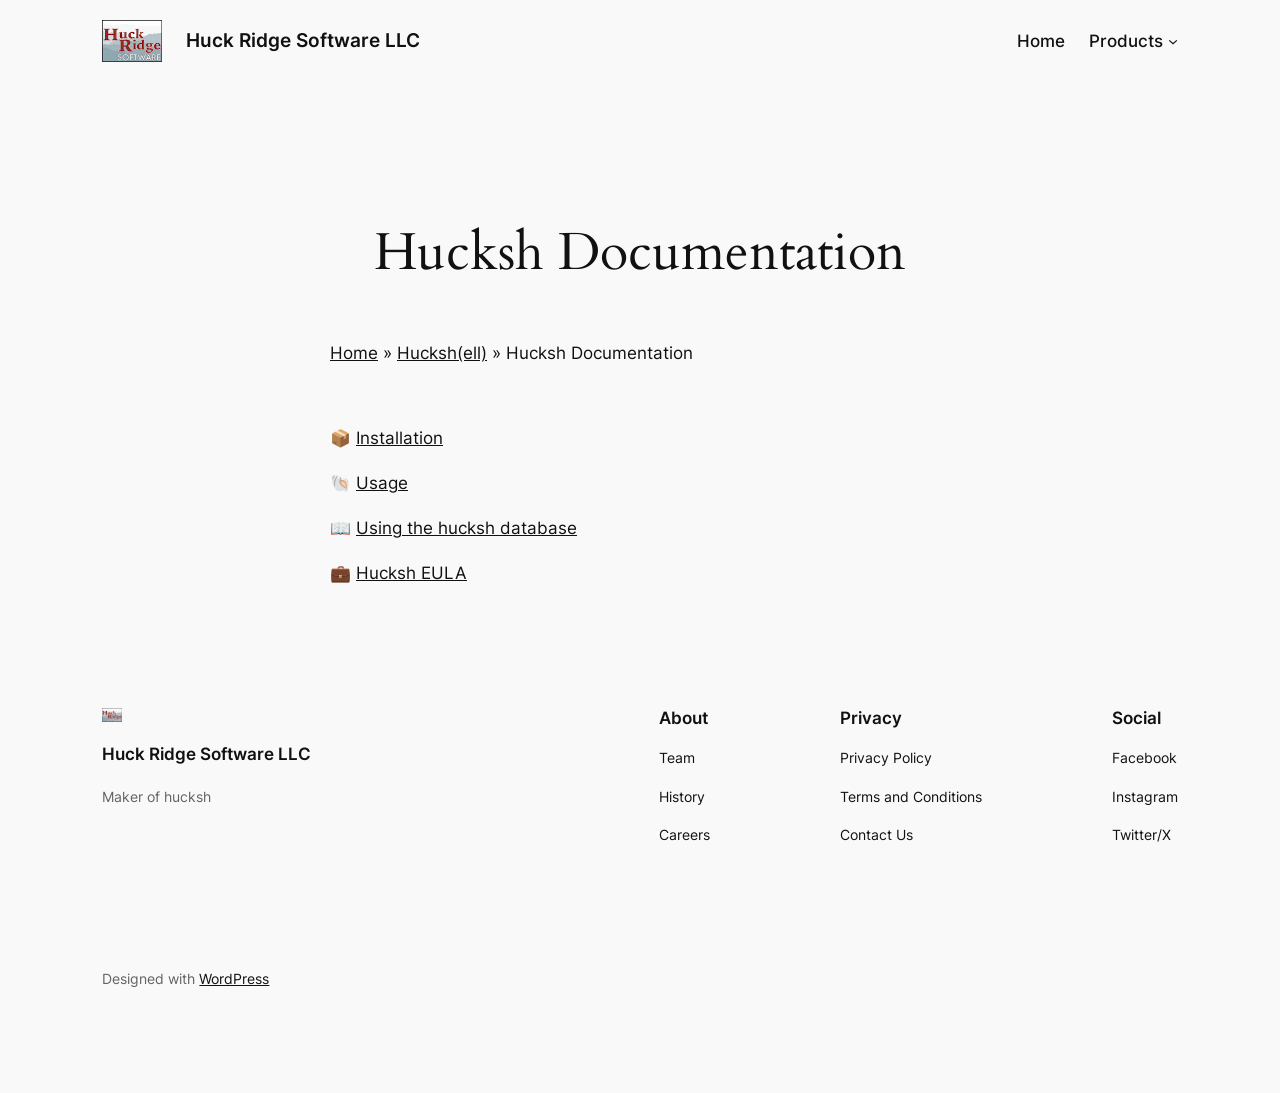
<file: docs/hucksh-documentation/index.html>
<!DOCTYPE html>
<html dir="ltr" lang="en-US" prefix="og: https://ogp.me/ns#">
<head>
	<meta charset="UTF-8" />
	<meta name="viewport" content="width=device-width, initial-scale=1" />

		<!-- All in One SEO 4.6.7.1 - aioseo.com -->
		<title>Hucksh Documentation - Huck Ridge Software LLC</title>
		<meta name="description" content="📦 Installation 🐚 Usage 📖 Using the hucksh database 💼 Hucksh EULA" />
		<meta name="robots" content="max-image-preview:large" />
		<link rel="canonical" href="index.html" />
		<meta name="generator" content="All in One SEO (AIOSEO) 4.6.7.1" />
		<meta property="og:locale" content="en_US" />
		<meta property="og:site_name" content="Huck Ridge Software LLC - Maker of hucksh" />
		<meta property="og:type" content="article" />
		<meta property="og:title" content="Hucksh Documentation - Huck Ridge Software LLC" />
		<meta property="og:description" content="📦 Installation 🐚 Usage 📖 Using the hucksh database 💼 Hucksh EULA" />
		<meta property="og:url" content="https://huckridge.com/hucksh/hucksh-documentation/" />
		<meta property="og:image" content="https://huckridge.com/wp-content/uploads/2015/03/HuckRidgeSW300px_LOGO109px.jpg" />
		<meta property="og:image:secure_url" content="https://huckridge.com/wp-content/uploads/2015/03/HuckRidgeSW300px_LOGO109px.jpg" />
		<meta property="og:image:width" content="109" />
		<meta property="og:image:height" content="76" />
		<meta property="article:published_time" content="2024-01-05T14:35:23+00:00" />
		<meta property="article:modified_time" content="2024-06-03T20:48:30+00:00" />
		<meta name="twitter:card" content="summary_large_image" />
		<meta name="twitter:site" content="@huckridgesw" />
		<meta name="twitter:title" content="Hucksh Documentation - Huck Ridge Software LLC" />
		<meta name="twitter:description" content="📦 Installation 🐚 Usage 📖 Using the hucksh database 💼 Hucksh EULA" />
		<meta name="twitter:creator" content="@huckridgesw" />
		<meta name="twitter:image" content="https://huckridge.com/wp-content/uploads/2015/03/HuckRidgeSW300px_LOGO109px.jpg" />
		<script type="application/ld+json" class="aioseo-schema">
			{"@context":"https:\/\/schema.org","@graph":[{"@type":"BreadcrumbList","@id":"https:\/\/huckridge.com\/hucksh\/hucksh-documentation\/#breadcrumblist","itemListElement":[{"@type":"ListItem","@id":"https:\/\/huckridge.com\/#listItem","position":1,"name":"Home","item":"https:\/\/huckridge.com\/","nextItem":"https:\/\/huckridge.com\/hucksh\/#listItem"},{"@type":"ListItem","@id":"https:\/\/huckridge.com\/hucksh\/#listItem","position":2,"name":"Hucksh(ell)","item":"https:\/\/huckridge.com\/hucksh\/","nextItem":"https:\/\/huckridge.com\/hucksh\/hucksh-documentation\/#listItem","previousItem":"https:\/\/huckridge.com\/#listItem"},{"@type":"ListItem","@id":"https:\/\/huckridge.com\/hucksh\/hucksh-documentation\/#listItem","position":3,"name":"Hucksh Documentation","previousItem":"https:\/\/huckridge.com\/hucksh\/#listItem"}]},{"@type":"Organization","@id":"https:\/\/huckridge.com\/#organization","name":"Huck Ridge Software LLC","description":"Maker of hucksh","url":"https:\/\/huckridge.com\/","sameAs":["https:\/\/twitter.com\/huckridgesw"]},{"@type":"WebPage","@id":"https:\/\/huckridge.com\/hucksh\/hucksh-documentation\/#webpage","url":"https:\/\/huckridge.com\/hucksh\/hucksh-documentation\/","name":"Hucksh Documentation - Huck Ridge Software LLC","description":"\ud83d\udce6 Installation \ud83d\udc1a Usage \ud83d\udcd6 Using the hucksh database \ud83d\udcbc Hucksh EULA","inLanguage":"en-US","isPartOf":{"@id":"https:\/\/huckridge.com\/#website"},"breadcrumb":{"@id":"https:\/\/huckridge.com\/hucksh\/hucksh-documentation\/#breadcrumblist"},"datePublished":"2024-01-05T09:35:23-05:00","dateModified":"2024-06-03T16:48:30-04:00"},{"@type":"WebSite","@id":"https:\/\/huckridge.com\/#website","url":"https:\/\/huckridge.com\/","name":"Huck Ridge Software LLC","description":"Maker of hucksh","inLanguage":"en-US","publisher":{"@id":"https:\/\/huckridge.com\/#organization"}}]}
		</script>
		<!-- All in One SEO -->


<link rel="alternate" type="application/rss+xml" title="Huck Ridge Software LLC &raquo; Feed" href="https://huckridge.com/feed/" />
<link rel="alternate" type="application/rss+xml" title="Huck Ridge Software LLC &raquo; Comments Feed" href="https://huckridge.com/comments/feed/" />
		<!-- This site uses the Google Analytics by MonsterInsights plugin v9.0.0 - Using Analytics tracking - https://www.monsterinsights.com/ -->
							<script src="https://www.googletagmanager.com/gtag/js?id=G-1WCZ7PCRJ5"  data-cfasync="false" data-wpfc-render="false" async></script>
			<script data-cfasync="false" data-wpfc-render="false">
				var mi_version = '9.0.0';
				var mi_track_user = true;
				var mi_no_track_reason = '';
								var MonsterInsightsDefaultLocations = {"page_location":"https:\/\/huckridge.com\/hucksh\/hucksh-documentation\/"};
				if ( typeof MonsterInsightsPrivacyGuardFilter === 'function' ) {
					var MonsterInsightsLocations = (typeof MonsterInsightsExcludeQuery === 'object') ? MonsterInsightsPrivacyGuardFilter( MonsterInsightsExcludeQuery ) : MonsterInsightsPrivacyGuardFilter( MonsterInsightsDefaultLocations );
				} else {
					var MonsterInsightsLocations = (typeof MonsterInsightsExcludeQuery === 'object') ? MonsterInsightsExcludeQuery : MonsterInsightsDefaultLocations;
				}

								var disableStrs = [
										'ga-disable-G-1WCZ7PCRJ5',
									];

				/* Function to detect opted out users */
				function __gtagTrackerIsOptedOut() {
					for (var index = 0; index < disableStrs.length; index++) {
						if (document.cookie.indexOf(disableStrs[index] + '=true') > -1) {
							return true;
						}
					}

					return false;
				}

				/* Disable tracking if the opt-out cookie exists. */
				if (__gtagTrackerIsOptedOut()) {
					for (var index = 0; index < disableStrs.length; index++) {
						window[disableStrs[index]] = true;
					}
				}

				/* Opt-out function */
				function __gtagTrackerOptout() {
					for (var index = 0; index < disableStrs.length; index++) {
						document.cookie = disableStrs[index] + '=true; expires=Thu, 31 Dec 2099 23:59:59 UTC; path=/';
						window[disableStrs[index]] = true;
					}
				}

				if ('undefined' === typeof gaOptout) {
					function gaOptout() {
						__gtagTrackerOptout();
					}
				}
								window.dataLayer = window.dataLayer || [];

				window.MonsterInsightsDualTracker = {
					helpers: {},
					trackers: {},
				};
				if (mi_track_user) {
					function __gtagDataLayer() {
						dataLayer.push(arguments);
					}

					function __gtagTracker(type, name, parameters) {
						if (!parameters) {
							parameters = {};
						}

						if (parameters.send_to) {
							__gtagDataLayer.apply(null, arguments);
							return;
						}

						if (type === 'event') {
														parameters.send_to = monsterinsights_frontend.v4_id;
							var hookName = name;
							if (typeof parameters['event_category'] !== 'undefined') {
								hookName = parameters['event_category'] + ':' + name;
							}

							if (typeof MonsterInsightsDualTracker.trackers[hookName] !== 'undefined') {
								MonsterInsightsDualTracker.trackers[hookName](parameters);
							} else {
								__gtagDataLayer('event', name, parameters);
							}
							
						} else {
							__gtagDataLayer.apply(null, arguments);
						}
					}

					__gtagTracker('js', new Date());
					__gtagTracker('set', {
						'developer_id.dZGIzZG': true,
											});
					if ( MonsterInsightsLocations.page_location ) {
						__gtagTracker('set', MonsterInsightsLocations);
					}
										__gtagTracker('config', 'G-1WCZ7PCRJ5', {"forceSSL":"true"} );
															window.gtag = __gtagTracker;										(function () {
						/* https://developers.google.com/analytics/devguides/collection/analyticsjs/ */
						/* ga and __gaTracker compatibility shim. */
						var noopfn = function () {
							return null;
						};
						var newtracker = function () {
							return new Tracker();
						};
						var Tracker = function () {
							return null;
						};
						var p = Tracker.prototype;
						p.get = noopfn;
						p.set = noopfn;
						p.send = function () {
							var args = Array.prototype.slice.call(arguments);
							args.unshift('send');
							__gaTracker.apply(null, args);
						};
						var __gaTracker = function () {
							var len = arguments.length;
							if (len === 0) {
								return;
							}
							var f = arguments[len - 1];
							if (typeof f !== 'object' || f === null || typeof f.hitCallback !== 'function') {
								if ('send' === arguments[0]) {
									var hitConverted, hitObject = false, action;
									if ('event' === arguments[1]) {
										if ('undefined' !== typeof arguments[3]) {
											hitObject = {
												'eventAction': arguments[3],
												'eventCategory': arguments[2],
												'eventLabel': arguments[4],
												'value': arguments[5] ? arguments[5] : 1,
											}
										}
									}
									if ('pageview' === arguments[1]) {
										if ('undefined' !== typeof arguments[2]) {
											hitObject = {
												'eventAction': 'page_view',
												'page_path': arguments[2],
											}
										}
									}
									if (typeof arguments[2] === 'object') {
										hitObject = arguments[2];
									}
									if (typeof arguments[5] === 'object') {
										Object.assign(hitObject, arguments[5]);
									}
									if ('undefined' !== typeof arguments[1].hitType) {
										hitObject = arguments[1];
										if ('pageview' === hitObject.hitType) {
											hitObject.eventAction = 'page_view';
										}
									}
									if (hitObject) {
										action = 'timing' === arguments[1].hitType ? 'timing_complete' : hitObject.eventAction;
										hitConverted = mapArgs(hitObject);
										__gtagTracker('event', action, hitConverted);
									}
								}
								return;
							}

							function mapArgs(args) {
								var arg, hit = {};
								var gaMap = {
									'eventCategory': 'event_category',
									'eventAction': 'event_action',
									'eventLabel': 'event_label',
									'eventValue': 'event_value',
									'nonInteraction': 'non_interaction',
									'timingCategory': 'event_category',
									'timingVar': 'name',
									'timingValue': 'value',
									'timingLabel': 'event_label',
									'page': 'page_path',
									'location': 'page_location',
									'title': 'page_title',
									'referrer' : 'page_referrer',
								};
								for (arg in args) {
																		if (!(!args.hasOwnProperty(arg) || !gaMap.hasOwnProperty(arg))) {
										hit[gaMap[arg]] = args[arg];
									} else {
										hit[arg] = args[arg];
									}
								}
								return hit;
							}

							try {
								f.hitCallback();
							} catch (ex) {
							}
						};
						__gaTracker.create = newtracker;
						__gaTracker.getByName = newtracker;
						__gaTracker.getAll = function () {
							return [];
						};
						__gaTracker.remove = noopfn;
						__gaTracker.loaded = true;
						window['__gaTracker'] = __gaTracker;
					})();
									} else {
										console.log("");
					(function () {
						function __gtagTracker() {
							return null;
						}

						window['__gtagTracker'] = __gtagTracker;
						window['gtag'] = __gtagTracker;
					})();
									}
			</script>
				<!-- / Google Analytics by MonsterInsights -->
		<script>
window._wpemojiSettings = {"baseUrl":"https:\/\/s.w.org\/images\/core\/emoji\/15.0.3\/72x72\/","ext":".png","svgUrl":"https:\/\/s.w.org\/images\/core\/emoji\/15.0.3\/svg\/","svgExt":".svg","source":{"concatemoji":"https:\/\/huckridge.com\/wp-includes\/js\/wp-emoji-release.min.js?ver=6.6.1"}};
/*! This file is auto-generated */
!function(i,n){var o,s,e;function c(e){try{var t={supportTests:e,timestamp:(new Date).valueOf()};sessionStorage.setItem(o,JSON.stringify(t))}catch(e){}}function p(e,t,n){e.clearRect(0,0,e.canvas.width,e.canvas.height),e.fillText(t,0,0);var t=new Uint32Array(e.getImageData(0,0,e.canvas.width,e.canvas.height).data),r=(e.clearRect(0,0,e.canvas.width,e.canvas.height),e.fillText(n,0,0),new Uint32Array(e.getImageData(0,0,e.canvas.width,e.canvas.height).data));return t.every(function(e,t){return e===r[t]})}function u(e,t,n){switch(t){case"flag":return n(e,"\ud83c\udff3\ufe0f\u200d\u26a7\ufe0f","\ud83c\udff3\ufe0f\u200b\u26a7\ufe0f")?!1:!n(e,"\ud83c\uddfa\ud83c\uddf3","\ud83c\uddfa\u200b\ud83c\uddf3")&&!n(e,"\ud83c\udff4\udb40\udc67\udb40\udc62\udb40\udc65\udb40\udc6e\udb40\udc67\udb40\udc7f","\ud83c\udff4\u200b\udb40\udc67\u200b\udb40\udc62\u200b\udb40\udc65\u200b\udb40\udc6e\u200b\udb40\udc67\u200b\udb40\udc7f");case"emoji":return!n(e,"\ud83d\udc26\u200d\u2b1b","\ud83d\udc26\u200b\u2b1b")}return!1}function f(e,t,n){var r="undefined"!=typeof WorkerGlobalScope&&self instanceof WorkerGlobalScope?new OffscreenCanvas(300,150):i.createElement("canvas"),a=r.getContext("2d",{willReadFrequently:!0}),o=(a.textBaseline="top",a.font="600 32px Arial",{});return e.forEach(function(e){o[e]=t(a,e,n)}),o}function t(e){var t=i.createElement("script");t.src=e,t.defer=!0,i.head.appendChild(t)}"undefined"!=typeof Promise&&(o="wpEmojiSettingsSupports",s=["flag","emoji"],n.supports={everything:!0,everythingExceptFlag:!0},e=new Promise(function(e){i.addEventListener("DOMContentLoaded",e,{once:!0})}),new Promise(function(t){var n=function(){try{var e=JSON.parse(sessionStorage.getItem(o));if("object"==typeof e&&"number"==typeof e.timestamp&&(new Date).valueOf()<e.timestamp+604800&&"object"==typeof e.supportTests)return e.supportTests}catch(e){}return null}();if(!n){if("undefined"!=typeof Worker&&"undefined"!=typeof OffscreenCanvas&&"undefined"!=typeof URL&&URL.createObjectURL&&"undefined"!=typeof Blob)try{var e="postMessage("+f.toString()+"("+[JSON.stringify(s),u.toString(),p.toString()].join(",")+"));",r=new Blob([e],{type:"text/javascript"}),a=new Worker(URL.createObjectURL(r),{name:"wpTestEmojiSupports"});return void(a.onmessage=function(e){c(n=e.data),a.terminate(),t(n)})}catch(e){}c(n=f(s,u,p))}t(n)}).then(function(e){for(var t in e)n.supports[t]=e[t],n.supports.everything=n.supports.everything&&n.supports[t],"flag"!==t&&(n.supports.everythingExceptFlag=n.supports.everythingExceptFlag&&n.supports[t]);n.supports.everythingExceptFlag=n.supports.everythingExceptFlag&&!n.supports.flag,n.DOMReady=!1,n.readyCallback=function(){n.DOMReady=!0}}).then(function(){return e}).then(function(){var e;n.supports.everything||(n.readyCallback(),(e=n.source||{}).concatemoji?t(e.concatemoji):e.wpemoji&&e.twemoji&&(t(e.twemoji),t(e.wpemoji)))}))}((window,document),window._wpemojiSettings);
</script>
<style id='wp-block-site-logo-inline-css'>
.wp-block-site-logo{box-sizing:border-box;line-height:0}.wp-block-site-logo a{display:inline-block;line-height:0}.wp-block-site-logo.is-default-size img{height:auto;width:120px}.wp-block-site-logo img{height:auto;max-width:100%}.wp-block-site-logo a,.wp-block-site-logo img{border-radius:inherit}.wp-block-site-logo.aligncenter{margin-left:auto;margin-right:auto;text-align:center}:root :where(.wp-block-site-logo.is-style-rounded){border-radius:9999px}
</style>
<style id='wp-block-site-title-inline-css'>
:root :where(.wp-block-site-title a){color:inherit}
</style>
<style id='wp-block-group-inline-css'>
.wp-block-group{box-sizing:border-box}:where(.wp-block-group.wp-block-group-is-layout-constrained){position:relative}
</style>
<style id='wp-block-navigation-link-inline-css'>
.wp-block-navigation .wp-block-navigation-item__label{overflow-wrap:break-word}.wp-block-navigation .wp-block-navigation-item__description{display:none}.link-ui-tools{border-top:1px solid #f0f0f0;padding:8px}.link-ui-block-inserter{padding-top:8px}.link-ui-block-inserter__back{margin-left:8px;text-transform:uppercase}

				.is-style-arrow-link .wp-block-navigation-item__label:after {
					content: "\2197";
					padding-inline-start: 0.25rem;
					vertical-align: middle;
					text-decoration: none;
					display: inline-block;
				}
</style>
<link rel='stylesheet' id='wp-block-navigation-css' href='../blocks/navigation/style.min.css%3Fver=6.6.1.css' media='all' />
<style id='wp-block-spacer-inline-css'>
.wp-block-spacer{clear:both}
</style>
<style id='wp-block-post-title-inline-css'>
.wp-block-post-title{box-sizing:border-box;word-break:break-word}.wp-block-post-title a{display:inline-block}
</style>
<style id='wp-block-post-featured-image-inline-css'>
.wp-block-post-featured-image{margin-left:0;margin-right:0}.wp-block-post-featured-image a{display:block;height:100%}.wp-block-post-featured-image img{box-sizing:border-box;height:auto;max-width:100%;vertical-align:bottom;width:100%}.wp-block-post-featured-image.alignfull img,.wp-block-post-featured-image.alignwide img{width:100%}.wp-block-post-featured-image .wp-block-post-featured-image__overlay.has-background-dim{background-color:#000;inset:0;position:absolute}.wp-block-post-featured-image{position:relative}.wp-block-post-featured-image .wp-block-post-featured-image__overlay.has-background-gradient{background-color:initial}.wp-block-post-featured-image .wp-block-post-featured-image__overlay.has-background-dim-0{opacity:0}.wp-block-post-featured-image .wp-block-post-featured-image__overlay.has-background-dim-10{opacity:.1}.wp-block-post-featured-image .wp-block-post-featured-image__overlay.has-background-dim-20{opacity:.2}.wp-block-post-featured-image .wp-block-post-featured-image__overlay.has-background-dim-30{opacity:.3}.wp-block-post-featured-image .wp-block-post-featured-image__overlay.has-background-dim-40{opacity:.4}.wp-block-post-featured-image .wp-block-post-featured-image__overlay.has-background-dim-50{opacity:.5}.wp-block-post-featured-image .wp-block-post-featured-image__overlay.has-background-dim-60{opacity:.6}.wp-block-post-featured-image .wp-block-post-featured-image__overlay.has-background-dim-70{opacity:.7}.wp-block-post-featured-image .wp-block-post-featured-image__overlay.has-background-dim-80{opacity:.8}.wp-block-post-featured-image .wp-block-post-featured-image__overlay.has-background-dim-90{opacity:.9}.wp-block-post-featured-image .wp-block-post-featured-image__overlay.has-background-dim-100{opacity:1}.wp-block-post-featured-image:where(.alignleft,.alignright){width:100%}
</style>
<style id='wp-block-paragraph-inline-css'>
.is-small-text{font-size:.875em}.is-regular-text{font-size:1em}.is-large-text{font-size:2.25em}.is-larger-text{font-size:3em}.has-drop-cap:not(:focus):first-letter{float:left;font-size:8.4em;font-style:normal;font-weight:100;line-height:.68;margin:.05em .1em 0 0;text-transform:uppercase}body.rtl .has-drop-cap:not(:focus):first-letter{float:none;margin-left:.1em}p.has-drop-cap.has-background{overflow:hidden}:root :where(p.has-background){padding:1.25em 2.375em}:where(p.has-text-color:not(.has-link-color)) a{color:inherit}p.has-text-align-left[style*="writing-mode:vertical-lr"],p.has-text-align-right[style*="writing-mode:vertical-rl"]{rotate:180deg}
</style>
<style id='wp-block-heading-inline-css'>
h1.has-background,h2.has-background,h3.has-background,h4.has-background,h5.has-background,h6.has-background{padding:1.25em 2.375em}h1.has-text-align-left[style*=writing-mode]:where([style*=vertical-lr]),h1.has-text-align-right[style*=writing-mode]:where([style*=vertical-rl]),h2.has-text-align-left[style*=writing-mode]:where([style*=vertical-lr]),h2.has-text-align-right[style*=writing-mode]:where([style*=vertical-rl]),h3.has-text-align-left[style*=writing-mode]:where([style*=vertical-lr]),h3.has-text-align-right[style*=writing-mode]:where([style*=vertical-rl]),h4.has-text-align-left[style*=writing-mode]:where([style*=vertical-lr]),h4.has-text-align-right[style*=writing-mode]:where([style*=vertical-rl]),h5.has-text-align-left[style*=writing-mode]:where([style*=vertical-lr]),h5.has-text-align-right[style*=writing-mode]:where([style*=vertical-rl]),h6.has-text-align-left[style*=writing-mode]:where([style*=vertical-lr]),h6.has-text-align-right[style*=writing-mode]:where([style*=vertical-rl]){rotate:180deg}

				.is-style-asterisk:before {
					content: '';
					width: 1.5rem;
					height: 3rem;
					background: var(--wp--preset--color--contrast-2, currentColor);
					clip-path: path('M11.93.684v8.039l5.633-5.633 1.216 1.23-5.66 5.66h8.04v1.737H13.2l5.701 5.701-1.23 1.23-5.742-5.742V21h-1.737v-8.094l-5.77 5.77-1.23-1.217 5.743-5.742H.842V9.98h8.162l-5.701-5.7 1.23-1.231 5.66 5.66V.684h1.737Z');
					display: block;
				}

				/* Hide the asterisk if the heading has no content, to avoid using empty headings to display the asterisk only, which is an A11Y issue */
				.is-style-asterisk:empty:before {
					content: none;
				}

				.is-style-asterisk:-moz-only-whitespace:before {
					content: none;
				}

				.is-style-asterisk.has-text-align-center:before {
					margin: 0 auto;
				}

				.is-style-asterisk.has-text-align-right:before {
					margin-left: auto;
				}

				.rtl .is-style-asterisk.has-text-align-left:before {
					margin-right: auto;
				}
</style>
<style id='wp-block-columns-inline-css'>
.wp-block-columns{align-items:normal!important;box-sizing:border-box;display:flex;flex-wrap:wrap!important}@media (min-width:782px){.wp-block-columns{flex-wrap:nowrap!important}}.wp-block-columns.are-vertically-aligned-top{align-items:flex-start}.wp-block-columns.are-vertically-aligned-center{align-items:center}.wp-block-columns.are-vertically-aligned-bottom{align-items:flex-end}@media (max-width:781px){.wp-block-columns:not(.is-not-stacked-on-mobile)>.wp-block-column{flex-basis:100%!important}}@media (min-width:782px){.wp-block-columns:not(.is-not-stacked-on-mobile)>.wp-block-column{flex-basis:0;flex-grow:1}.wp-block-columns:not(.is-not-stacked-on-mobile)>.wp-block-column[style*=flex-basis]{flex-grow:0}}.wp-block-columns.is-not-stacked-on-mobile{flex-wrap:nowrap!important}.wp-block-columns.is-not-stacked-on-mobile>.wp-block-column{flex-basis:0;flex-grow:1}.wp-block-columns.is-not-stacked-on-mobile>.wp-block-column[style*=flex-basis]{flex-grow:0}:where(.wp-block-columns){margin-bottom:1.75em}:where(.wp-block-columns.has-background){padding:1.25em 2.375em}.wp-block-column{flex-grow:1;min-width:0;overflow-wrap:break-word;word-break:break-word}.wp-block-column.is-vertically-aligned-top{align-self:flex-start}.wp-block-column.is-vertically-aligned-center{align-self:center}.wp-block-column.is-vertically-aligned-bottom{align-self:flex-end}.wp-block-column.is-vertically-aligned-stretch{align-self:stretch}.wp-block-column.is-vertically-aligned-bottom,.wp-block-column.is-vertically-aligned-center,.wp-block-column.is-vertically-aligned-top{width:100%}
</style>
<style id='wp-emoji-styles-inline-css'>

	img.wp-smiley, img.emoji {
		display: inline !important;
		border: none !important;
		box-shadow: none !important;
		height: 1em !important;
		width: 1em !important;
		margin: 0 0.07em !important;
		vertical-align: -0.1em !important;
		background: none !important;
		padding: 0 !important;
	}
</style>
<style id='wp-block-library-inline-css'>
:root{--wp-admin-theme-color:#007cba;--wp-admin-theme-color--rgb:0,124,186;--wp-admin-theme-color-darker-10:#006ba1;--wp-admin-theme-color-darker-10--rgb:0,107,161;--wp-admin-theme-color-darker-20:#005a87;--wp-admin-theme-color-darker-20--rgb:0,90,135;--wp-admin-border-width-focus:2px;--wp-block-synced-color:#7a00df;--wp-block-synced-color--rgb:122,0,223;--wp-bound-block-color:var(--wp-block-synced-color)}@media (min-resolution:192dpi){:root{--wp-admin-border-width-focus:1.5px}}.wp-element-button{cursor:pointer}:root{--wp--preset--font-size--normal:16px;--wp--preset--font-size--huge:42px}:root .has-very-light-gray-background-color{background-color:#eee}:root .has-very-dark-gray-background-color{background-color:#313131}:root .has-very-light-gray-color{color:#eee}:root .has-very-dark-gray-color{color:#313131}:root .has-vivid-green-cyan-to-vivid-cyan-blue-gradient-background{background:linear-gradient(135deg,#00d084,#0693e3)}:root .has-purple-crush-gradient-background{background:linear-gradient(135deg,#34e2e4,#4721fb 50%,#ab1dfe)}:root .has-hazy-dawn-gradient-background{background:linear-gradient(135deg,#faaca8,#dad0ec)}:root .has-subdued-olive-gradient-background{background:linear-gradient(135deg,#fafae1,#67a671)}:root .has-atomic-cream-gradient-background{background:linear-gradient(135deg,#fdd79a,#004a59)}:root .has-nightshade-gradient-background{background:linear-gradient(135deg,#330968,#31cdcf)}:root .has-midnight-gradient-background{background:linear-gradient(135deg,#020381,#2874fc)}.has-regular-font-size{font-size:1em}.has-larger-font-size{font-size:2.625em}.has-normal-font-size{font-size:var(--wp--preset--font-size--normal)}.has-huge-font-size{font-size:var(--wp--preset--font-size--huge)}.has-text-align-center{text-align:center}.has-text-align-left{text-align:left}.has-text-align-right{text-align:right}#end-resizable-editor-section{display:none}.aligncenter{clear:both}.items-justified-left{justify-content:flex-start}.items-justified-center{justify-content:center}.items-justified-right{justify-content:flex-end}.items-justified-space-between{justify-content:space-between}.screen-reader-text{border:0;clip:rect(1px,1px,1px,1px);clip-path:inset(50%);height:1px;margin:-1px;overflow:hidden;padding:0;position:absolute;width:1px;word-wrap:normal!important}.screen-reader-text:focus{background-color:#ddd;clip:auto!important;clip-path:none;color:#444;display:block;font-size:1em;height:auto;left:5px;line-height:normal;padding:15px 23px 14px;text-decoration:none;top:5px;width:auto;z-index:100000}html :where(.has-border-color){border-style:solid}html :where([style*=border-top-color]){border-top-style:solid}html :where([style*=border-right-color]){border-right-style:solid}html :where([style*=border-bottom-color]){border-bottom-style:solid}html :where([style*=border-left-color]){border-left-style:solid}html :where([style*=border-width]){border-style:solid}html :where([style*=border-top-width]){border-top-style:solid}html :where([style*=border-right-width]){border-right-style:solid}html :where([style*=border-bottom-width]){border-bottom-style:solid}html :where([style*=border-left-width]){border-left-style:solid}html :where(img[class*=wp-image-]){height:auto;max-width:100%}:where(figure){margin:0 0 1em}html :where(.is-position-sticky){--wp-admin--admin-bar--position-offset:var(--wp-admin--admin-bar--height,0px)}@media screen and (max-width:600px){html :where(.is-position-sticky){--wp-admin--admin-bar--position-offset:0px}}
</style>
<style id='global-styles-inline-css'>
:root{--wp--preset--aspect-ratio--square: 1;--wp--preset--aspect-ratio--4-3: 4/3;--wp--preset--aspect-ratio--3-4: 3/4;--wp--preset--aspect-ratio--3-2: 3/2;--wp--preset--aspect-ratio--2-3: 2/3;--wp--preset--aspect-ratio--16-9: 16/9;--wp--preset--aspect-ratio--9-16: 9/16;--wp--preset--color--black: #000000;--wp--preset--color--cyan-bluish-gray: #abb8c3;--wp--preset--color--white: #ffffff;--wp--preset--color--pale-pink: #f78da7;--wp--preset--color--vivid-red: #cf2e2e;--wp--preset--color--luminous-vivid-orange: #ff6900;--wp--preset--color--luminous-vivid-amber: #fcb900;--wp--preset--color--light-green-cyan: #7bdcb5;--wp--preset--color--vivid-green-cyan: #00d084;--wp--preset--color--pale-cyan-blue: #8ed1fc;--wp--preset--color--vivid-cyan-blue: #0693e3;--wp--preset--color--vivid-purple: #9b51e0;--wp--preset--color--base: #f9f9f9;--wp--preset--color--base-2: #ffffff;--wp--preset--color--contrast: #111111;--wp--preset--color--contrast-2: #636363;--wp--preset--color--contrast-3: #A4A4A4;--wp--preset--color--accent: #cfcabe;--wp--preset--color--accent-2: #c2a990;--wp--preset--color--accent-3: #d8613c;--wp--preset--color--accent-4: #b1c5a4;--wp--preset--color--accent-5: #b5bdbc;--wp--preset--gradient--vivid-cyan-blue-to-vivid-purple: linear-gradient(135deg,rgba(6,147,227,1) 0%,rgb(155,81,224) 100%);--wp--preset--gradient--light-green-cyan-to-vivid-green-cyan: linear-gradient(135deg,rgb(122,220,180) 0%,rgb(0,208,130) 100%);--wp--preset--gradient--luminous-vivid-amber-to-luminous-vivid-orange: linear-gradient(135deg,rgba(252,185,0,1) 0%,rgba(255,105,0,1) 100%);--wp--preset--gradient--luminous-vivid-orange-to-vivid-red: linear-gradient(135deg,rgba(255,105,0,1) 0%,rgb(207,46,46) 100%);--wp--preset--gradient--very-light-gray-to-cyan-bluish-gray: linear-gradient(135deg,rgb(238,238,238) 0%,rgb(169,184,195) 100%);--wp--preset--gradient--cool-to-warm-spectrum: linear-gradient(135deg,rgb(74,234,220) 0%,rgb(151,120,209) 20%,rgb(207,42,186) 40%,rgb(238,44,130) 60%,rgb(251,105,98) 80%,rgb(254,248,76) 100%);--wp--preset--gradient--blush-light-purple: linear-gradient(135deg,rgb(255,206,236) 0%,rgb(152,150,240) 100%);--wp--preset--gradient--blush-bordeaux: linear-gradient(135deg,rgb(254,205,165) 0%,rgb(254,45,45) 50%,rgb(107,0,62) 100%);--wp--preset--gradient--luminous-dusk: linear-gradient(135deg,rgb(255,203,112) 0%,rgb(199,81,192) 50%,rgb(65,88,208) 100%);--wp--preset--gradient--pale-ocean: linear-gradient(135deg,rgb(255,245,203) 0%,rgb(182,227,212) 50%,rgb(51,167,181) 100%);--wp--preset--gradient--electric-grass: linear-gradient(135deg,rgb(202,248,128) 0%,rgb(113,206,126) 100%);--wp--preset--gradient--midnight: linear-gradient(135deg,rgb(2,3,129) 0%,rgb(40,116,252) 100%);--wp--preset--gradient--gradient-1: linear-gradient(to bottom, #cfcabe 0%, #F9F9F9 100%);--wp--preset--gradient--gradient-2: linear-gradient(to bottom, #C2A990 0%, #F9F9F9 100%);--wp--preset--gradient--gradient-3: linear-gradient(to bottom, #D8613C 0%, #F9F9F9 100%);--wp--preset--gradient--gradient-4: linear-gradient(to bottom, #B1C5A4 0%, #F9F9F9 100%);--wp--preset--gradient--gradient-5: linear-gradient(to bottom, #B5BDBC 0%, #F9F9F9 100%);--wp--preset--gradient--gradient-6: linear-gradient(to bottom, #A4A4A4 0%, #F9F9F9 100%);--wp--preset--gradient--gradient-7: linear-gradient(to bottom, #cfcabe 50%, #F9F9F9 50%);--wp--preset--gradient--gradient-8: linear-gradient(to bottom, #C2A990 50%, #F9F9F9 50%);--wp--preset--gradient--gradient-9: linear-gradient(to bottom, #D8613C 50%, #F9F9F9 50%);--wp--preset--gradient--gradient-10: linear-gradient(to bottom, #B1C5A4 50%, #F9F9F9 50%);--wp--preset--gradient--gradient-11: linear-gradient(to bottom, #B5BDBC 50%, #F9F9F9 50%);--wp--preset--gradient--gradient-12: linear-gradient(to bottom, #A4A4A4 50%, #F9F9F9 50%);--wp--preset--font-size--small: 0.9rem;--wp--preset--font-size--medium: 1.05rem;--wp--preset--font-size--large: clamp(1.39rem, 1.39rem + ((1vw - 0.2rem) * 0.767), 1.85rem);--wp--preset--font-size--x-large: clamp(1.85rem, 1.85rem + ((1vw - 0.2rem) * 1.083), 2.5rem);--wp--preset--font-size--xx-large: clamp(2.5rem, 2.5rem + ((1vw - 0.2rem) * 1.283), 3.27rem);--wp--preset--font-family--body: "Inter", sans-serif;--wp--preset--font-family--heading: Cardo;--wp--preset--font-family--system-sans-serif: -apple-system, BlinkMacSystemFont, avenir next, avenir, segoe ui, helvetica neue, helvetica, Cantarell, Ubuntu, roboto, noto, arial, sans-serif;--wp--preset--font-family--system-serif: Iowan Old Style, Apple Garamond, Baskerville, Times New Roman, Droid Serif, Times, Source Serif Pro, serif, Apple Color Emoji, Segoe UI Emoji, Segoe UI Symbol;--wp--preset--spacing--20: min(1.5rem, 2vw);--wp--preset--spacing--30: min(2.5rem, 3vw);--wp--preset--spacing--40: min(4rem, 5vw);--wp--preset--spacing--50: min(6.5rem, 8vw);--wp--preset--spacing--60: min(10.5rem, 13vw);--wp--preset--spacing--70: 3.38rem;--wp--preset--spacing--80: 5.06rem;--wp--preset--spacing--10: 1rem;--wp--preset--shadow--natural: 6px 6px 9px rgba(0, 0, 0, 0.2);--wp--preset--shadow--deep: 12px 12px 50px rgba(0, 0, 0, 0.4);--wp--preset--shadow--sharp: 6px 6px 0px rgba(0, 0, 0, 0.2);--wp--preset--shadow--outlined: 6px 6px 0px -3px rgba(255, 255, 255, 1), 6px 6px rgba(0, 0, 0, 1);--wp--preset--shadow--crisp: 6px 6px 0px rgba(0, 0, 0, 1);}:root { --wp--style--global--content-size: 620px;--wp--style--global--wide-size: 1280px; }:where(body) { margin: 0; }.wp-site-blocks { padding-top: var(--wp--style--root--padding-top); padding-bottom: var(--wp--style--root--padding-bottom); }.has-global-padding { padding-right: var(--wp--style--root--padding-right); padding-left: var(--wp--style--root--padding-left); }.has-global-padding > .alignfull { margin-right: calc(var(--wp--style--root--padding-right) * -1); margin-left: calc(var(--wp--style--root--padding-left) * -1); }.has-global-padding :where(:not(.alignfull.is-layout-flow) > .has-global-padding:not(.wp-block-block, .alignfull)) { padding-right: 0; padding-left: 0; }.has-global-padding :where(:not(.alignfull.is-layout-flow) > .has-global-padding:not(.wp-block-block, .alignfull)) > .alignfull { margin-left: 0; margin-right: 0; }.wp-site-blocks > .alignleft { float: left; margin-right: 2em; }.wp-site-blocks > .alignright { float: right; margin-left: 2em; }.wp-site-blocks > .aligncenter { justify-content: center; margin-left: auto; margin-right: auto; }:where(.wp-site-blocks) > * { margin-block-start: 1.2rem; margin-block-end: 0; }:where(.wp-site-blocks) > :first-child { margin-block-start: 0; }:where(.wp-site-blocks) > :last-child { margin-block-end: 0; }:root { --wp--style--block-gap: 1.2rem; }.is-layout-flow  > :first-child{margin-block-start: 0;}.is-layout-flow  > :last-child{margin-block-end: 0;}.is-layout-flow  > *{margin-block-start: 1.2rem;margin-block-end: 0;}.is-layout-constrained  > :first-child{margin-block-start: 0;}.is-layout-constrained  > :last-child{margin-block-end: 0;}.is-layout-constrained  > *{margin-block-start: 1.2rem;margin-block-end: 0;}.is-layout-flex {gap: 1.2rem;}.is-layout-grid {gap: 1.2rem;}.is-layout-flow > .alignleft{float: left;margin-inline-start: 0;margin-inline-end: 2em;}.is-layout-flow > .alignright{float: right;margin-inline-start: 2em;margin-inline-end: 0;}.is-layout-flow > .aligncenter{margin-left: auto !important;margin-right: auto !important;}.is-layout-constrained > .alignleft{float: left;margin-inline-start: 0;margin-inline-end: 2em;}.is-layout-constrained > .alignright{float: right;margin-inline-start: 2em;margin-inline-end: 0;}.is-layout-constrained > .aligncenter{margin-left: auto !important;margin-right: auto !important;}.is-layout-constrained > :where(:not(.alignleft):not(.alignright):not(.alignfull)){max-width: var(--wp--style--global--content-size);margin-left: auto !important;margin-right: auto !important;}.is-layout-constrained > .alignwide{max-width: var(--wp--style--global--wide-size);}body .is-layout-flex{display: flex;}.is-layout-flex{flex-wrap: wrap;align-items: center;}.is-layout-flex > :is(*, div){margin: 0;}body .is-layout-grid{display: grid;}.is-layout-grid > :is(*, div){margin: 0;}:root :where(body){background-color: var(--wp--preset--color--base);color: var(--wp--preset--color--contrast);font-family: var(--wp--preset--font-family--body);font-size: var(--wp--preset--font-size--medium);font-style: normal;font-weight: 400;line-height: 1.55;--wp--style--root--padding-top: 0px;--wp--style--root--padding-right: var(--wp--preset--spacing--50);--wp--style--root--padding-bottom: 0px;--wp--style--root--padding-left: var(--wp--preset--spacing--50);}a:where(:not(.wp-element-button)){color: var(--wp--preset--color--contrast);text-decoration: underline;}:root :where(a:where(:not(.wp-element-button)):hover){text-decoration: none;}h1, h2, h3, h4, h5, h6{color: var(--wp--preset--color--contrast);font-family: var(--wp--preset--font-family--heading);font-weight: 400;line-height: 1.2;}h1{font-size: var(--wp--preset--font-size--xx-large);line-height: 1.15;}h2{font-size: var(--wp--preset--font-size--x-large);}h3{font-size: var(--wp--preset--font-size--large);}h4{font-size: clamp(1.1rem, 1.1rem + ((1vw - 0.2rem) * 0.767), 1.5rem);}h5{font-size: var(--wp--preset--font-size--medium);}h6{font-size: var(--wp--preset--font-size--small);}:root :where(.wp-element-button, .wp-block-button__link){background-color: var(--wp--preset--color--contrast);border-radius: .33rem;border-color: var(--wp--preset--color--contrast);border-width: 0;color: var(--wp--preset--color--base);font-family: inherit;font-size: var(--wp--preset--font-size--small);font-style: normal;font-weight: 500;line-height: inherit;padding-top: 0.6rem;padding-right: 1rem;padding-bottom: 0.6rem;padding-left: 1rem;text-decoration: none;}:root :where(.wp-element-button:hover, .wp-block-button__link:hover){background-color: var(--wp--preset--color--contrast-2);border-color: var(--wp--preset--color--contrast-2);color: var(--wp--preset--color--base);}:root :where(.wp-element-button:focus, .wp-block-button__link:focus){background-color: var(--wp--preset--color--contrast-2);border-color: var(--wp--preset--color--contrast-2);color: var(--wp--preset--color--base);outline-color: var(--wp--preset--color--contrast);outline-offset: 2px;}:root :where(.wp-element-button:active, .wp-block-button__link:active){background-color: var(--wp--preset--color--contrast);color: var(--wp--preset--color--base);}:root :where(.wp-element-caption, .wp-block-audio figcaption, .wp-block-embed figcaption, .wp-block-gallery figcaption, .wp-block-image figcaption, .wp-block-table figcaption, .wp-block-video figcaption){color: var(--wp--preset--color--contrast-2);font-family: var(--wp--preset--font-family--body);font-size: 0.8rem;}.has-black-color{color: var(--wp--preset--color--black) !important;}.has-cyan-bluish-gray-color{color: var(--wp--preset--color--cyan-bluish-gray) !important;}.has-white-color{color: var(--wp--preset--color--white) !important;}.has-pale-pink-color{color: var(--wp--preset--color--pale-pink) !important;}.has-vivid-red-color{color: var(--wp--preset--color--vivid-red) !important;}.has-luminous-vivid-orange-color{color: var(--wp--preset--color--luminous-vivid-orange) !important;}.has-luminous-vivid-amber-color{color: var(--wp--preset--color--luminous-vivid-amber) !important;}.has-light-green-cyan-color{color: var(--wp--preset--color--light-green-cyan) !important;}.has-vivid-green-cyan-color{color: var(--wp--preset--color--vivid-green-cyan) !important;}.has-pale-cyan-blue-color{color: var(--wp--preset--color--pale-cyan-blue) !important;}.has-vivid-cyan-blue-color{color: var(--wp--preset--color--vivid-cyan-blue) !important;}.has-vivid-purple-color{color: var(--wp--preset--color--vivid-purple) !important;}.has-base-color{color: var(--wp--preset--color--base) !important;}.has-base-2-color{color: var(--wp--preset--color--base-2) !important;}.has-contrast-color{color: var(--wp--preset--color--contrast) !important;}.has-contrast-2-color{color: var(--wp--preset--color--contrast-2) !important;}.has-contrast-3-color{color: var(--wp--preset--color--contrast-3) !important;}.has-accent-color{color: var(--wp--preset--color--accent) !important;}.has-accent-2-color{color: var(--wp--preset--color--accent-2) !important;}.has-accent-3-color{color: var(--wp--preset--color--accent-3) !important;}.has-accent-4-color{color: var(--wp--preset--color--accent-4) !important;}.has-accent-5-color{color: var(--wp--preset--color--accent-5) !important;}.has-black-background-color{background-color: var(--wp--preset--color--black) !important;}.has-cyan-bluish-gray-background-color{background-color: var(--wp--preset--color--cyan-bluish-gray) !important;}.has-white-background-color{background-color: var(--wp--preset--color--white) !important;}.has-pale-pink-background-color{background-color: var(--wp--preset--color--pale-pink) !important;}.has-vivid-red-background-color{background-color: var(--wp--preset--color--vivid-red) !important;}.has-luminous-vivid-orange-background-color{background-color: var(--wp--preset--color--luminous-vivid-orange) !important;}.has-luminous-vivid-amber-background-color{background-color: var(--wp--preset--color--luminous-vivid-amber) !important;}.has-light-green-cyan-background-color{background-color: var(--wp--preset--color--light-green-cyan) !important;}.has-vivid-green-cyan-background-color{background-color: var(--wp--preset--color--vivid-green-cyan) !important;}.has-pale-cyan-blue-background-color{background-color: var(--wp--preset--color--pale-cyan-blue) !important;}.has-vivid-cyan-blue-background-color{background-color: var(--wp--preset--color--vivid-cyan-blue) !important;}.has-vivid-purple-background-color{background-color: var(--wp--preset--color--vivid-purple) !important;}.has-base-background-color{background-color: var(--wp--preset--color--base) !important;}.has-base-2-background-color{background-color: var(--wp--preset--color--base-2) !important;}.has-contrast-background-color{background-color: var(--wp--preset--color--contrast) !important;}.has-contrast-2-background-color{background-color: var(--wp--preset--color--contrast-2) !important;}.has-contrast-3-background-color{background-color: var(--wp--preset--color--contrast-3) !important;}.has-accent-background-color{background-color: var(--wp--preset--color--accent) !important;}.has-accent-2-background-color{background-color: var(--wp--preset--color--accent-2) !important;}.has-accent-3-background-color{background-color: var(--wp--preset--color--accent-3) !important;}.has-accent-4-background-color{background-color: var(--wp--preset--color--accent-4) !important;}.has-accent-5-background-color{background-color: var(--wp--preset--color--accent-5) !important;}.has-black-border-color{border-color: var(--wp--preset--color--black) !important;}.has-cyan-bluish-gray-border-color{border-color: var(--wp--preset--color--cyan-bluish-gray) !important;}.has-white-border-color{border-color: var(--wp--preset--color--white) !important;}.has-pale-pink-border-color{border-color: var(--wp--preset--color--pale-pink) !important;}.has-vivid-red-border-color{border-color: var(--wp--preset--color--vivid-red) !important;}.has-luminous-vivid-orange-border-color{border-color: var(--wp--preset--color--luminous-vivid-orange) !important;}.has-luminous-vivid-amber-border-color{border-color: var(--wp--preset--color--luminous-vivid-amber) !important;}.has-light-green-cyan-border-color{border-color: var(--wp--preset--color--light-green-cyan) !important;}.has-vivid-green-cyan-border-color{border-color: var(--wp--preset--color--vivid-green-cyan) !important;}.has-pale-cyan-blue-border-color{border-color: var(--wp--preset--color--pale-cyan-blue) !important;}.has-vivid-cyan-blue-border-color{border-color: var(--wp--preset--color--vivid-cyan-blue) !important;}.has-vivid-purple-border-color{border-color: var(--wp--preset--color--vivid-purple) !important;}.has-base-border-color{border-color: var(--wp--preset--color--base) !important;}.has-base-2-border-color{border-color: var(--wp--preset--color--base-2) !important;}.has-contrast-border-color{border-color: var(--wp--preset--color--contrast) !important;}.has-contrast-2-border-color{border-color: var(--wp--preset--color--contrast-2) !important;}.has-contrast-3-border-color{border-color: var(--wp--preset--color--contrast-3) !important;}.has-accent-border-color{border-color: var(--wp--preset--color--accent) !important;}.has-accent-2-border-color{border-color: var(--wp--preset--color--accent-2) !important;}.has-accent-3-border-color{border-color: var(--wp--preset--color--accent-3) !important;}.has-accent-4-border-color{border-color: var(--wp--preset--color--accent-4) !important;}.has-accent-5-border-color{border-color: var(--wp--preset--color--accent-5) !important;}.has-vivid-cyan-blue-to-vivid-purple-gradient-background{background: var(--wp--preset--gradient--vivid-cyan-blue-to-vivid-purple) !important;}.has-light-green-cyan-to-vivid-green-cyan-gradient-background{background: var(--wp--preset--gradient--light-green-cyan-to-vivid-green-cyan) !important;}.has-luminous-vivid-amber-to-luminous-vivid-orange-gradient-background{background: var(--wp--preset--gradient--luminous-vivid-amber-to-luminous-vivid-orange) !important;}.has-luminous-vivid-orange-to-vivid-red-gradient-background{background: var(--wp--preset--gradient--luminous-vivid-orange-to-vivid-red) !important;}.has-very-light-gray-to-cyan-bluish-gray-gradient-background{background: var(--wp--preset--gradient--very-light-gray-to-cyan-bluish-gray) !important;}.has-cool-to-warm-spectrum-gradient-background{background: var(--wp--preset--gradient--cool-to-warm-spectrum) !important;}.has-blush-light-purple-gradient-background{background: var(--wp--preset--gradient--blush-light-purple) !important;}.has-blush-bordeaux-gradient-background{background: var(--wp--preset--gradient--blush-bordeaux) !important;}.has-luminous-dusk-gradient-background{background: var(--wp--preset--gradient--luminous-dusk) !important;}.has-pale-ocean-gradient-background{background: var(--wp--preset--gradient--pale-ocean) !important;}.has-electric-grass-gradient-background{background: var(--wp--preset--gradient--electric-grass) !important;}.has-midnight-gradient-background{background: var(--wp--preset--gradient--midnight) !important;}.has-gradient-1-gradient-background{background: var(--wp--preset--gradient--gradient-1) !important;}.has-gradient-2-gradient-background{background: var(--wp--preset--gradient--gradient-2) !important;}.has-gradient-3-gradient-background{background: var(--wp--preset--gradient--gradient-3) !important;}.has-gradient-4-gradient-background{background: var(--wp--preset--gradient--gradient-4) !important;}.has-gradient-5-gradient-background{background: var(--wp--preset--gradient--gradient-5) !important;}.has-gradient-6-gradient-background{background: var(--wp--preset--gradient--gradient-6) !important;}.has-gradient-7-gradient-background{background: var(--wp--preset--gradient--gradient-7) !important;}.has-gradient-8-gradient-background{background: var(--wp--preset--gradient--gradient-8) !important;}.has-gradient-9-gradient-background{background: var(--wp--preset--gradient--gradient-9) !important;}.has-gradient-10-gradient-background{background: var(--wp--preset--gradient--gradient-10) !important;}.has-gradient-11-gradient-background{background: var(--wp--preset--gradient--gradient-11) !important;}.has-gradient-12-gradient-background{background: var(--wp--preset--gradient--gradient-12) !important;}.has-small-font-size{font-size: var(--wp--preset--font-size--small) !important;}.has-medium-font-size{font-size: var(--wp--preset--font-size--medium) !important;}.has-large-font-size{font-size: var(--wp--preset--font-size--large) !important;}.has-x-large-font-size{font-size: var(--wp--preset--font-size--x-large) !important;}.has-xx-large-font-size{font-size: var(--wp--preset--font-size--xx-large) !important;}.has-body-font-family{font-family: var(--wp--preset--font-family--body) !important;}.has-heading-font-family{font-family: var(--wp--preset--font-family--heading) !important;}.has-system-sans-serif-font-family{font-family: var(--wp--preset--font-family--system-sans-serif) !important;}.has-system-serif-font-family{font-family: var(--wp--preset--font-family--system-serif) !important;}
:root :where(.wp-block-navigation){font-weight: 500;}
:root :where(.wp-block-navigation a:where(:not(.wp-element-button))){text-decoration: none;}
:root :where(.wp-block-navigation a:where(:not(.wp-element-button)):hover){text-decoration: underline;}
:root :where(.wp-block-post-featured-image img, .wp-block-post-featured-image .block-editor-media-placeholder, .wp-block-post-featured-image .wp-block-post-featured-image__overlay){border-radius: var(--wp--preset--spacing--20);}
:root :where(.wp-block-post-title a:where(:not(.wp-element-button))){text-decoration: none;}
:root :where(.wp-block-post-title a:where(:not(.wp-element-button)):hover){text-decoration: underline;}
:root :where(.wp-block-site-tagline){color: var(--wp--preset--color--contrast-2);font-size: var(--wp--preset--font-size--small);}
:root :where(.wp-block-site-title){font-family: var(--wp--preset--font-family--body);font-size: clamp(0.875rem, 0.875rem + ((1vw - 0.2rem) * 0.542), 1.2rem);font-style: normal;font-weight: 600;}
:root :where(.wp-block-site-title a:where(:not(.wp-element-button))){text-decoration: none;}
:root :where(.wp-block-site-title a:where(:not(.wp-element-button)):hover){text-decoration: none;}
:where(.wp-site-blocks *:focus){outline-width:2px;outline-style:solid}:root :where(.wp-block-calendar.wp-block-calendar table:where(:not(.has-text-color)) th){background-color:var(--wp--preset--color--contrast-2);color:var(--wp--preset--color--base);border-color:var(--wp--preset--color--contrast-2)}:root :where(.wp-block-calendar table:where(:not(.has-text-color)) td){border-color:var(--wp--preset--color--contrast-2)}:root :where(.wp-block-categories){}:root :where(.wp-block-categories){list-style-type:none;}:root :where(.wp-block-categories li){margin-bottom: 0.5rem;}:root :where(.wp-block-post-comments-form){}:root :where(.wp-block-post-comments-form textarea, .wp-block-post-comments-form input){border-radius:.33rem}:root :where(.wp-block-loginout){}:root :where(.wp-block-loginout input){border-radius:.33rem;padding:calc(0.667em + 2px);border:1px solid #949494;}:root :where(.wp-block-post-terms){}:root :where(.wp-block-post-terms .wp-block-post-terms__prefix){color: var(--wp--preset--color--contrast-2);}:root :where(.wp-block-query-title){}:root :where(.wp-block-query-title span){font-style: italic;}:root :where(.wp-block-quote){}:root :where(.wp-block-quote :where(p)){margin-block-start:0;margin-block-end:calc(var(--wp--preset--spacing--10) + 0.5rem);}:root :where(.wp-block-quote :where(:last-child)){margin-block-end:0;}:root :where(.wp-block-quote.has-text-align-right.is-style-plain, .rtl .is-style-plain.wp-block-quote:not(.has-text-align-center):not(.has-text-align-left)){border-width: 0 2px 0 0;padding-left:calc(var(--wp--preset--spacing--20) + 0.5rem);padding-right:calc(var(--wp--preset--spacing--20) + 0.5rem);}:root :where(.wp-block-quote.has-text-align-left.is-style-plain, body:not(.rtl) .is-style-plain.wp-block-quote:not(.has-text-align-center):not(.has-text-align-right)){border-width: 0 0 0 2px;padding-left:calc(var(--wp--preset--spacing--20) + 0.5rem);padding-right:calc(var(--wp--preset--spacing--20) + 0.5rem)}:root :where(.wp-block-search){}:root :where(.wp-block-search .wp-block-search__input){border-radius:.33rem}:root :where(.wp-block-separator){}:root :where(.wp-block-separator:not(.is-style-wide):not(.is-style-dots):not(.alignwide):not(.alignfull)){width: var(--wp--preset--spacing--60)}
</style>
<style id='core-block-supports-inline-css'>
.wp-container-core-group-is-layout-1 > *{margin-block-start:0;margin-block-end:0;}.wp-container-core-group-is-layout-1 > * + *{margin-block-start:0px;margin-block-end:0;}.wp-container-core-group-is-layout-2{gap:var(--wp--preset--spacing--20);}.wp-container-core-navigation-is-layout-1{gap:var(--wp--preset--spacing--20);justify-content:flex-end;}.wp-container-core-group-is-layout-3{justify-content:flex-start;}.wp-container-core-group-is-layout-4{justify-content:space-between;}.wp-container-core-group-is-layout-8{flex-direction:column;align-items:flex-start;}.wp-container-core-navigation-is-layout-2{gap:var(--wp--preset--spacing--10);flex-direction:column;align-items:flex-start;}.wp-container-core-group-is-layout-9{gap:var(--wp--preset--spacing--10);flex-direction:column;align-items:flex-start;}.wp-container-core-group-is-layout-10{flex-direction:column;align-items:stretch;}.wp-container-core-navigation-is-layout-3{gap:var(--wp--preset--spacing--10);flex-direction:column;align-items:flex-start;}.wp-container-core-group-is-layout-11{gap:var(--wp--preset--spacing--10);flex-direction:column;align-items:flex-start;}.wp-container-core-group-is-layout-12{flex-direction:column;align-items:stretch;}.wp-container-core-navigation-is-layout-4{gap:var(--wp--preset--spacing--10);flex-direction:column;align-items:flex-start;}.wp-container-core-group-is-layout-13{gap:var(--wp--preset--spacing--10);flex-direction:column;align-items:flex-start;}.wp-container-core-group-is-layout-14{flex-direction:column;align-items:stretch;}.wp-container-core-group-is-layout-15{justify-content:space-between;align-items:flex-start;}.wp-container-core-columns-is-layout-1{flex-wrap:nowrap;}.wp-elements-fb1dc8a358d6c5ee50b4614eb09d35bb a:where(:not(.wp-element-button)){color:var(--wp--preset--color--contrast);}
</style>
<style id='wp-block-template-skip-link-inline-css'>

		.skip-link.screen-reader-text {
			border: 0;
			clip: rect(1px,1px,1px,1px);
			clip-path: inset(50%);
			height: 1px;
			margin: -1px;
			overflow: hidden;
			padding: 0;
			position: absolute !important;
			width: 1px;
			word-wrap: normal !important;
		}

		.skip-link.screen-reader-text:focus {
			background-color: #eee;
			clip: auto !important;
			clip-path: none;
			color: #444;
			display: block;
			font-size: 1em;
			height: auto;
			left: 5px;
			line-height: normal;
			padding: 15px 23px 14px;
			text-decoration: none;
			top: 5px;
			width: auto;
			z-index: 100000;
		}
</style>
<script src="../plugins/google-analytics-for-wordpress/assets/js/frontend-gtag.min.js%3Fver=9.0.0" id="monsterinsights-frontend-script-js"></script>
<script data-cfasync="false" data-wpfc-render="false" id='monsterinsights-frontend-script-js-extra'>var monsterinsights_frontend = {"js_events_tracking":"true","download_extensions":"doc,pdf,ppt,zip,xls,docx,pptx,xlsx","inbound_paths":"[]","home_url":"https:\/\/huckridge.com","hash_tracking":"false","v4_id":"G-1WCZ7PCRJ5"};</script>
<link rel="https://api.w.org/" href="https://huckridge.com/wp-json/" /><link rel="alternate" title="JSON" type="application/json" href="https://huckridge.com/wp-json/wp/v2/pages/335" /><link rel="EditURI" type="application/rsd+xml" title="RSD" href="https://huckridge.com/xmlrpc.php?rsd" />
<meta name="generator" content="WordPress 6.6.1" />
<link rel='shortlink' href='https://huckridge.com/?p=335' />
<link rel="alternate" title="oEmbed (JSON)" type="application/json+oembed" href="https://huckridge.com/wp-json/oembed/1.0/embed?url=https%3A%2F%2Fhuckridge.com%2Fhucksh%2Fhucksh-documentation%2F" />
<link rel="alternate" title="oEmbed (XML)" type="text/xml+oembed" href="https://huckridge.com/wp-json/oembed/1.0/embed?url=https%3A%2F%2Fhuckridge.com%2Fhucksh%2Fhucksh-documentation%2F&#038;format=xml" />
<script id="wp-load-polyfill-importmap">
( HTMLScriptElement.supports && HTMLScriptElement.supports("importmap") ) || document.write( '<script src="../js/dist/vendor/wp-polyfill-importmap.min.js%3Fver=1.8.2"></scr' + 'ipt>' );
</script>
<script type="importmap" id="wp-importmap">
{"imports":{"@wordpress\/interactivity":"https:\/\/huckridge.com\/wp-includes\/js\/dist\/interactivity.min.js?ver=6.6.1"}}
</script>
<script type="module" src="../blocks/navigation/view.min.js%3Fver=6.6.1" id="@wordpress/block-library/navigation-js-module"></script>
<link rel="modulepreload" href="https://huckridge.com/wp-includes/js/dist/interactivity.min.js?ver=6.6.1" id="@wordpress/interactivity-js-modulepreload"><style id='wp-fonts-local'>
@font-face{font-family:Inter;font-style:normal;font-weight:300 900;font-display:fallback;src:url('../themes/twentytwentyfour/assets/fonts/inter/Inter-VariableFont_slnt,wght.woff2') format('woff2');font-stretch:normal;}
@font-face{font-family:Cardo;font-style:normal;font-weight:400;font-display:fallback;src:url('../themes/twentytwentyfour/assets/fonts/cardo/cardo_normal_400.woff2') format('woff2');}
@font-face{font-family:Cardo;font-style:italic;font-weight:400;font-display:fallback;src:url('../themes/twentytwentyfour/assets/fonts/cardo/cardo_italic_400.woff2') format('woff2');}
@font-face{font-family:Cardo;font-style:normal;font-weight:700;font-display:fallback;src:url('../themes/twentytwentyfour/assets/fonts/cardo/cardo_normal_700.woff2') format('woff2');}
</style>
<link rel="icon" href="../uploads/2023/11/cropped-HuckRidgeSW300px_square_LOGO-32x32.jpeg" sizes="32x32" />
<link rel="icon" href="../uploads/2023/11/cropped-HuckRidgeSW300px_square_LOGO-192x192.jpeg" sizes="192x192" />
<link rel="apple-touch-icon" href="https://huckridge.com/wp-content/uploads/2023/11/cropped-HuckRidgeSW300px_square_LOGO-180x180.jpeg" />
<meta name="msapplication-TileImage" content="https://huckridge.com/wp-content/uploads/2023/11/cropped-HuckRidgeSW300px_square_LOGO-270x270.jpeg" />
</head>

<body class="page-template-default page page-id-335 page-parent page-child parent-pageid-147 wp-custom-logo wp-embed-responsive">

<div class="wp-site-blocks"><header class="wp-block-template-part">
<div class="wp-block-group alignwide has-base-background-color has-background has-global-padding is-layout-constrained wp-block-group-is-layout-constrained" style="padding-top:20px;padding-bottom:20px">
<div class="wp-block-group alignwide is-content-justification-space-between is-layout-flex wp-container-core-group-is-layout-4 wp-block-group-is-layout-flex">
<div class="wp-block-group is-layout-flex wp-container-core-group-is-layout-2 wp-block-group-is-layout-flex"><div class="wp-block-site-logo"><a href="https://huckridge.com/" class="custom-logo-link" rel="home"><img width="60" height="41" src="../uploads/2015/03/HuckRidgeSW300px_LOGO109px.jpg" class="custom-logo" alt="Huck Ridge Software LLC" decoding="async" /></a></div>


<div class="wp-block-group is-layout-flow wp-container-core-group-is-layout-1 wp-block-group-is-layout-flow"><p class="wp-block-site-title"><a href="https://huckridge.com" target="_self" rel="home">Huck Ridge Software LLC</a></p></div>
</div>



<div class="wp-block-group is-content-justification-left is-layout-flex wp-container-core-group-is-layout-3 wp-block-group-is-layout-flex"><nav class="is-responsive items-justified-right wp-block-navigation is-horizontal is-content-justification-right is-layout-flex wp-container-core-navigation-is-layout-1 wp-block-navigation-is-layout-flex" aria-label="Menu 1" 
		 data-wp-interactive="core/navigation" data-wp-context='{"overlayOpenedBy":{"click":false,"hover":false,"focus":false},"type":"overlay","roleAttribute":"","ariaLabel":"Menu"}'><button aria-haspopup="dialog" aria-label="Open menu" class="wp-block-navigation__responsive-container-open " 
				data-wp-on-async--click="actions.openMenuOnClick"
				data-wp-on--keydown="actions.handleMenuKeydown"
			><svg width="24" height="24" xmlns="http://www.w3.org/2000/svg" viewBox="0 0 24 24" aria-hidden="true" focusable="false"><rect x="4" y="7.5" width="16" height="1.5" /><rect x="4" y="15" width="16" height="1.5" /></svg></button>
				<div class="wp-block-navigation__responsive-container  "  id="modal-1" 
				data-wp-class--has-modal-open="state.isMenuOpen"
				data-wp-class--is-menu-open="state.isMenuOpen"
				data-wp-watch="callbacks.initMenu"
				data-wp-on--keydown="actions.handleMenuKeydown"
				data-wp-on-async--focusout="actions.handleMenuFocusout"
				tabindex="-1"
			>
					<div class="wp-block-navigation__responsive-close" tabindex="-1">
						<div class="wp-block-navigation__responsive-dialog" 
				data-wp-bind--aria-modal="state.ariaModal"
				data-wp-bind--aria-label="state.ariaLabel"
				data-wp-bind--role="state.roleAttribute"
			>
							<button aria-label="Close menu" class="wp-block-navigation__responsive-container-close" 
				data-wp-on-async--click="actions.closeMenuOnClick"
			><svg xmlns="http://www.w3.org/2000/svg" viewBox="0 0 24 24" width="24" height="24" aria-hidden="true" focusable="false"><path d="M13 11.8l6.1-6.3-1-1-6.1 6.2-6.1-6.2-1 1 6.1 6.3-6.5 6.7 1 1 6.5-6.6 6.5 6.6 1-1z"></path></svg></button>
							<div class="wp-block-navigation__responsive-container-content" 
				data-wp-watch="callbacks.focusFirstElement"
			 id="modal-1-content">
								<ul class="wp-block-navigation__container is-responsive items-justified-right wp-block-navigation"><li class=" wp-block-navigation-item  menu-item menu-item-type-custom menu-item-object-custom menu-item-home wp-block-navigation-link"><a class="wp-block-navigation-item__content"  href="http://huckridge.com/" title=""><span class="wp-block-navigation-item__label">Home</span></a></li><li data-wp-context="{ &quot;submenuOpenedBy&quot;: { &quot;click&quot;: false, &quot;hover&quot;: false, &quot;focus&quot;: false }, &quot;type&quot;: &quot;submenu&quot; }" data-wp-interactive="core/navigation" data-wp-on--focusout="actions.handleMenuFocusout" data-wp-on--keydown="actions.handleMenuKeydown" data-wp-on-async--mouseenter="actions.openMenuOnHover" data-wp-on-async--mouseleave="actions.closeMenuOnHover" data-wp-watch="callbacks.initMenu" tabindex="-1" class=" wp-block-navigation-item has-child open-on-hover-click  menu-item menu-item-type-custom menu-item-object-custom wp-block-navigation-submenu"><a class="wp-block-navigation-item__content" href="https://huckridge.com/products/" title="">Products</a><button data-wp-bind--aria-expanded="state.isMenuOpen" data-wp-on-async--click="actions.toggleMenuOnClick" aria-label="Products submenu" class="wp-block-navigation__submenu-icon wp-block-navigation-submenu__toggle" ><svg xmlns="http://www.w3.org/2000/svg" width="12" height="12" viewBox="0 0 12 12" fill="none" aria-hidden="true" focusable="false"><path d="M1.50002 4L6.00002 8L10.5 4" stroke-width="1.5"></path></svg></button><ul data-wp-on-async--focus="actions.openMenuOnFocus" class="wp-block-navigation__submenu-container  menu-item menu-item-type-custom menu-item-object-custom wp-block-navigation-submenu"><li class=" wp-block-navigation-item  menu-item menu-item-type-custom menu-item-object-custom wp-block-navigation-link"><a class="wp-block-navigation-item__content"  href="https://huckridge.com/hucksh/" title=""><span class="wp-block-navigation-item__label">Hucksh</span></a></li></ul></li></ul>
							</div>
						</div>
					</div>
				</div></nav></div>
</div>
</div>
</header>


<main class="wp-block-group is-layout-flow wp-block-group-is-layout-flow">
	
	<div class="wp-block-group has-global-padding is-layout-constrained wp-block-group-is-layout-constrained">
		
		<div style="height:var(--wp--preset--spacing--50)" aria-hidden="true" class="wp-block-spacer"></div>
		

		<h1 class="has-text-align-center wp-block-post-title">Hucksh Documentation</h1>

		
		<div style="margin-top:0;margin-bottom:0;height:var(--wp--preset--spacing--30)" aria-hidden="true"
			class="wp-block-spacer"></div>
		

		
	</div>
	

	<div class="entry-content wp-block-post-content has-global-padding is-layout-constrained wp-block-post-content-is-layout-constrained"><div class="aioseo-breadcrumbs"><span class="aioseo-breadcrumb">
	<a href="https://huckridge.com" title="Home">Home</a>
</span><span class="aioseo-breadcrumb-separator">»</span><span class="aioseo-breadcrumb">
	<a href="https://huckridge.com/hucksh/" title="Hucksh(ell)">Hucksh(ell)</a>
</span><span class="aioseo-breadcrumb-separator">»</span><span class="aioseo-breadcrumb">
	Hucksh Documentation
</span></div>


<div style="height:20px" aria-hidden="true" class="wp-block-spacer"></div>



<p>📦 <a href="installation/index.html">Installation</a></p>



<p>🐚 <a href="usage/index.html">Usage</a></p>



<p>📖 <a href="using-the-hucksh-database/index.html">Using the hucksh database</a></p>



<p>💼 <a href="../hucksh-eula/index.html">Hucksh EULA</a></p>
</div>
</main>


<footer class="wp-block-template-part">
<div class="wp-block-group has-global-padding is-layout-constrained wp-block-group-is-layout-constrained" style="padding-top:var(--wp--preset--spacing--50);padding-bottom:var(--wp--preset--spacing--50)">
<div class="wp-block-columns alignwide is-layout-flex wp-container-core-columns-is-layout-1 wp-block-columns-is-layout-flex">
<div class="wp-block-column is-layout-flow wp-block-column-is-layout-flow" style="flex-basis:30%">
<div class="wp-block-group is-vertical is-layout-flex wp-container-core-group-is-layout-8 wp-block-group-is-layout-flex"><div class="wp-block-site-logo"><a href="https://huckridge.com/" class="custom-logo-link" rel="home"><img width="20" height="13" src="../uploads/2015/03/HuckRidgeSW300px_LOGO109px.jpg" class="custom-logo" alt="Huck Ridge Software LLC" decoding="async" /></a></div>

<p class="wp-block-site-title has-medium-font-size"><a href="https://huckridge.com" target="_self" rel="home">Huck Ridge Software LLC</a></p>

<p class="wp-block-site-tagline has-small-font-size">Maker of hucksh</p></div>
</div>



<div class="wp-block-column is-layout-flow wp-block-column-is-layout-flow" style="flex-basis:20%"></div>



<div class="wp-block-column is-layout-flow wp-block-column-is-layout-flow" style="flex-basis:50%">
<div class="wp-block-group is-content-justification-space-between is-layout-flex wp-container-core-group-is-layout-15 wp-block-group-is-layout-flex">
<div class="wp-block-group is-vertical is-content-justification-stretch is-layout-flex wp-container-core-group-is-layout-10 wp-block-group-is-layout-flex">
<h2 class="wp-block-heading has-medium-font-size has-body-font-family" style="font-style:normal;font-weight:600">About</h2>



<div class="wp-block-group is-vertical is-layout-flex wp-container-core-group-is-layout-9 wp-block-group-is-layout-flex"><nav style="font-style:normal;font-weight:400;" class="has-small-font-size  is-vertical wp-block-navigation has-small-font-size is-layout-flex wp-container-core-navigation-is-layout-2 wp-block-navigation-is-layout-flex" aria-label="Navigation"><ul style="font-style:normal;font-weight:400;" class="wp-block-navigation__container has-small-font-size  is-vertical wp-block-navigation has-small-font-size"><li class="has-small-font-size wp-block-navigation-item wp-block-navigation-link"><a class="wp-block-navigation-item__content"  href="https://huckridge.com/about-us/"><span class="wp-block-navigation-item__label">Team</span></a></li><li class="has-small-font-size wp-block-navigation-item wp-block-navigation-link"><a class="wp-block-navigation-item__content"  href="index.html#"><span class="wp-block-navigation-item__label">History</span></a></li><li class="has-small-font-size wp-block-navigation-item wp-block-navigation-link"><a class="wp-block-navigation-item__content"  href="index.html#"><span class="wp-block-navigation-item__label">Careers</span></a></li></ul></nav></div>
</div>



<div class="wp-block-group is-vertical is-content-justification-stretch is-layout-flex wp-container-core-group-is-layout-12 wp-block-group-is-layout-flex">
<h2 class="wp-block-heading has-medium-font-size has-body-font-family" style="font-style:normal;font-weight:600">Privacy</h2>



<div class="wp-block-group is-vertical is-layout-flex wp-container-core-group-is-layout-11 wp-block-group-is-layout-flex"><nav style="font-style:normal;font-weight:400;" class="has-small-font-size  is-vertical wp-block-navigation has-small-font-size is-layout-flex wp-container-core-navigation-is-layout-3 wp-block-navigation-is-layout-flex" aria-label="Navigation 2"><ul style="font-style:normal;font-weight:400;" class="wp-block-navigation__container has-small-font-size  is-vertical wp-block-navigation has-small-font-size"><li class="has-small-font-size wp-block-navigation-item wp-block-navigation-link"><a class="wp-block-navigation-item__content"  href="index.html#"><span class="wp-block-navigation-item__label">Privacy Policy</span></a></li><li class="has-small-font-size wp-block-navigation-item wp-block-navigation-link"><a class="wp-block-navigation-item__content"  href="index.html#"><span class="wp-block-navigation-item__label">Terms and Conditions</span></a></li><li class="has-small-font-size wp-block-navigation-item wp-block-navigation-link"><a class="wp-block-navigation-item__content"  href="mailto:contact@huckridge.com"><span class="wp-block-navigation-item__label">Contact Us</span></a></li></ul></nav></div>
</div>



<div class="wp-block-group is-vertical is-content-justification-stretch is-layout-flex wp-container-core-group-is-layout-14 wp-block-group-is-layout-flex">
<h2 class="wp-block-heading has-medium-font-size has-body-font-family" style="font-style:normal;font-weight:600">Social</h2>



<div class="wp-block-group is-vertical is-layout-flex wp-container-core-group-is-layout-13 wp-block-group-is-layout-flex"><nav style="font-style:normal;font-weight:400;" class="has-small-font-size  is-vertical wp-block-navigation has-small-font-size is-layout-flex wp-container-core-navigation-is-layout-4 wp-block-navigation-is-layout-flex" aria-label="Navigation 3"><ul style="font-style:normal;font-weight:400;" class="wp-block-navigation__container has-small-font-size  is-vertical wp-block-navigation has-small-font-size"><li class="has-small-font-size wp-block-navigation-item wp-block-navigation-link"><a class="wp-block-navigation-item__content"  href="index.html#"><span class="wp-block-navigation-item__label">Facebook</span></a></li><li class="has-small-font-size wp-block-navigation-item wp-block-navigation-link"><a class="wp-block-navigation-item__content"  href="index.html#"><span class="wp-block-navigation-item__label">Instagram</span></a></li><li class="has-small-font-size wp-block-navigation-item wp-block-navigation-link"><a class="wp-block-navigation-item__content"  href="https://twitter.com/huckshell"><span class="wp-block-navigation-item__label">Twitter/X</span></a></li></ul></nav></div>
</div>
</div>
</div>
</div>



<div class="wp-block-group alignwide is-layout-flow wp-block-group-is-layout-flow" style="padding-top:var(--wp--preset--spacing--50);padding-bottom:0">
<p class="has-contrast-2-color has-text-color has-link-color has-small-font-size wp-elements-fb1dc8a358d6c5ee50b4614eb09d35bb">
		Designed with <a href="https://wordpress.org" rel="nofollow">WordPress</a>		</p>
</div>
</div>
</footer>
</div>
<script id="wp-block-template-skip-link-js-after">
	( function() {
		var skipLinkTarget = document.querySelector( 'main' ),
			sibling,
			skipLinkTargetID,
			skipLink;

		// Early exit if a skip-link target can't be located.
		if ( ! skipLinkTarget ) {
			return;
		}

		/*
		 * Get the site wrapper.
		 * The skip-link will be injected in the beginning of it.
		 */
		sibling = document.querySelector( '.wp-site-blocks' );

		// Early exit if the root element was not found.
		if ( ! sibling ) {
			return;
		}

		// Get the skip-link target's ID, and generate one if it doesn't exist.
		skipLinkTargetID = skipLinkTarget.id;
		if ( ! skipLinkTargetID ) {
			skipLinkTargetID = 'wp--skip-link--target';
			skipLinkTarget.id = skipLinkTargetID;
		}

		// Create the skip link.
		skipLink = document.createElement( 'a' );
		skipLink.classList.add( 'skip-link', 'screen-reader-text' );
		skipLink.href = '#' + skipLinkTargetID;
		skipLink.innerHTML = 'Skip to content';

		// Inject the skip link.
		sibling.parentElement.insertBefore( skipLink, sibling );
	}() );
	
</script>
</body>
</html>
</file>
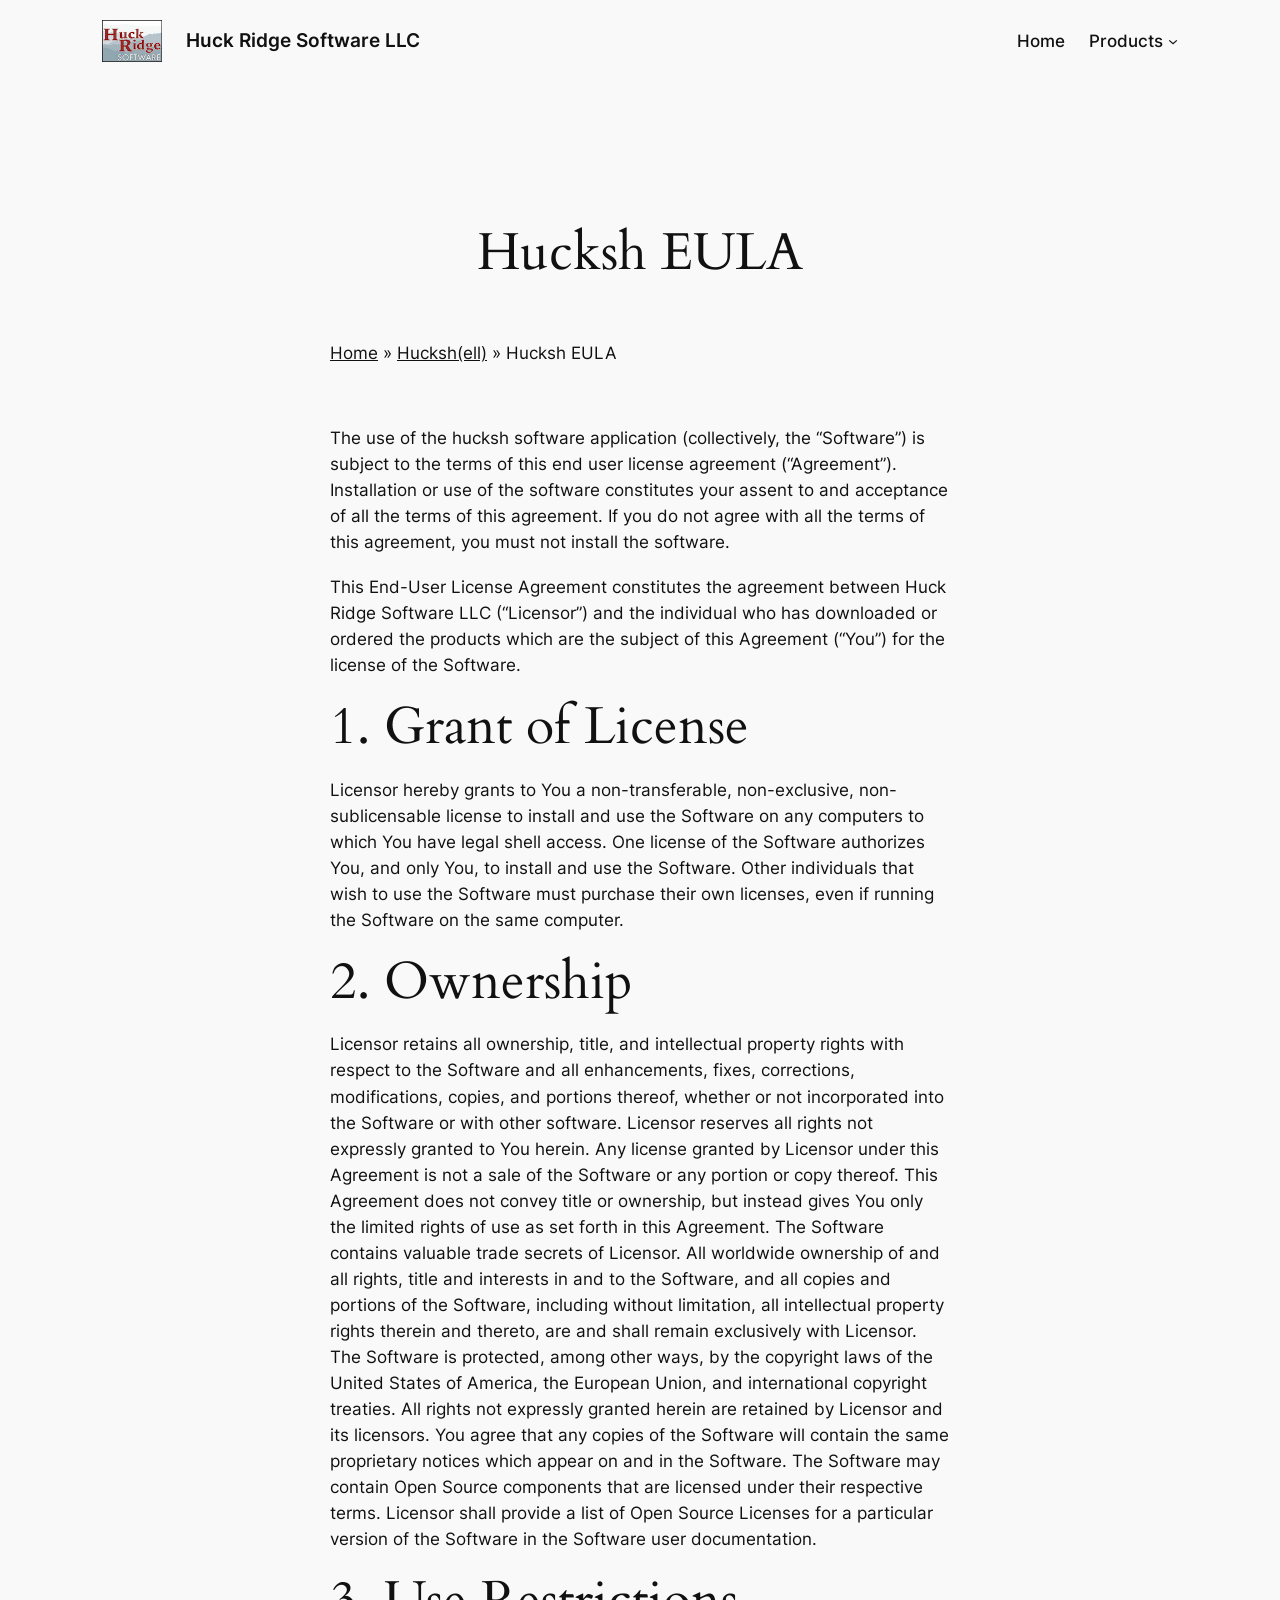
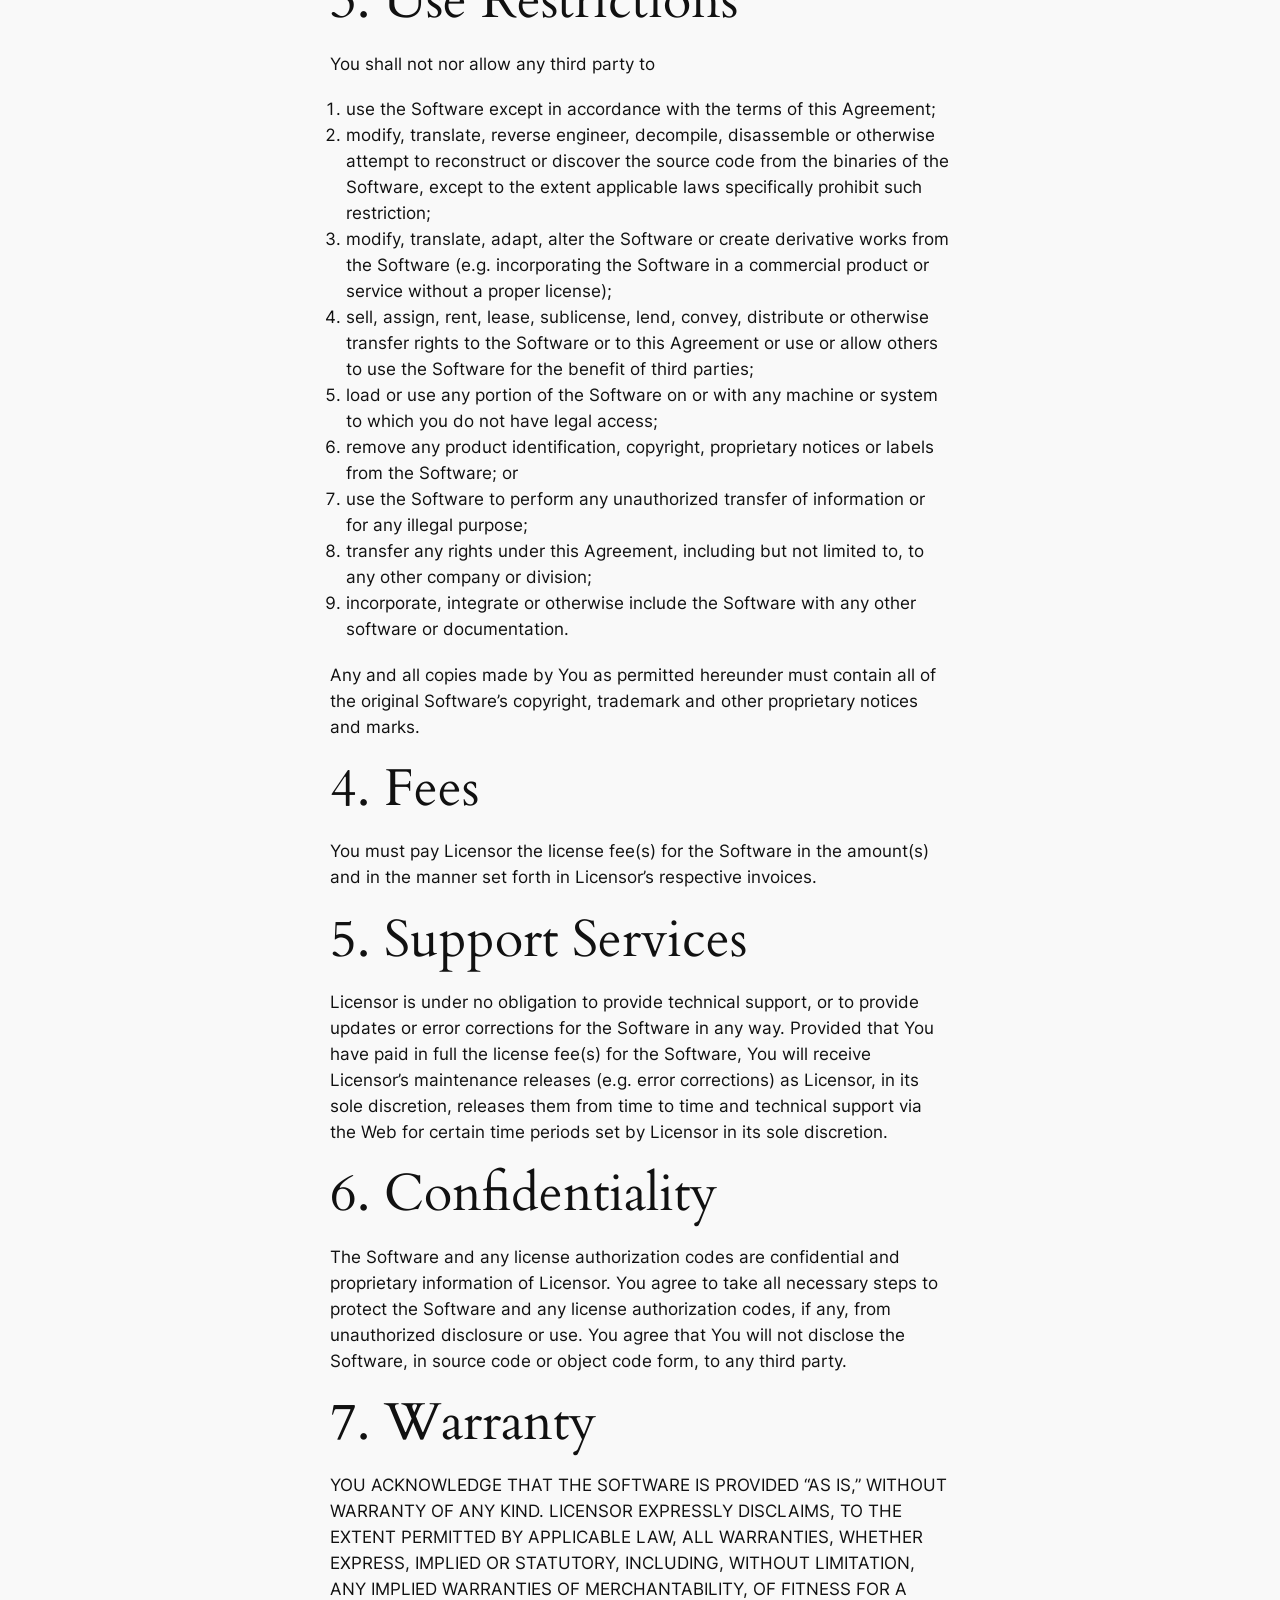
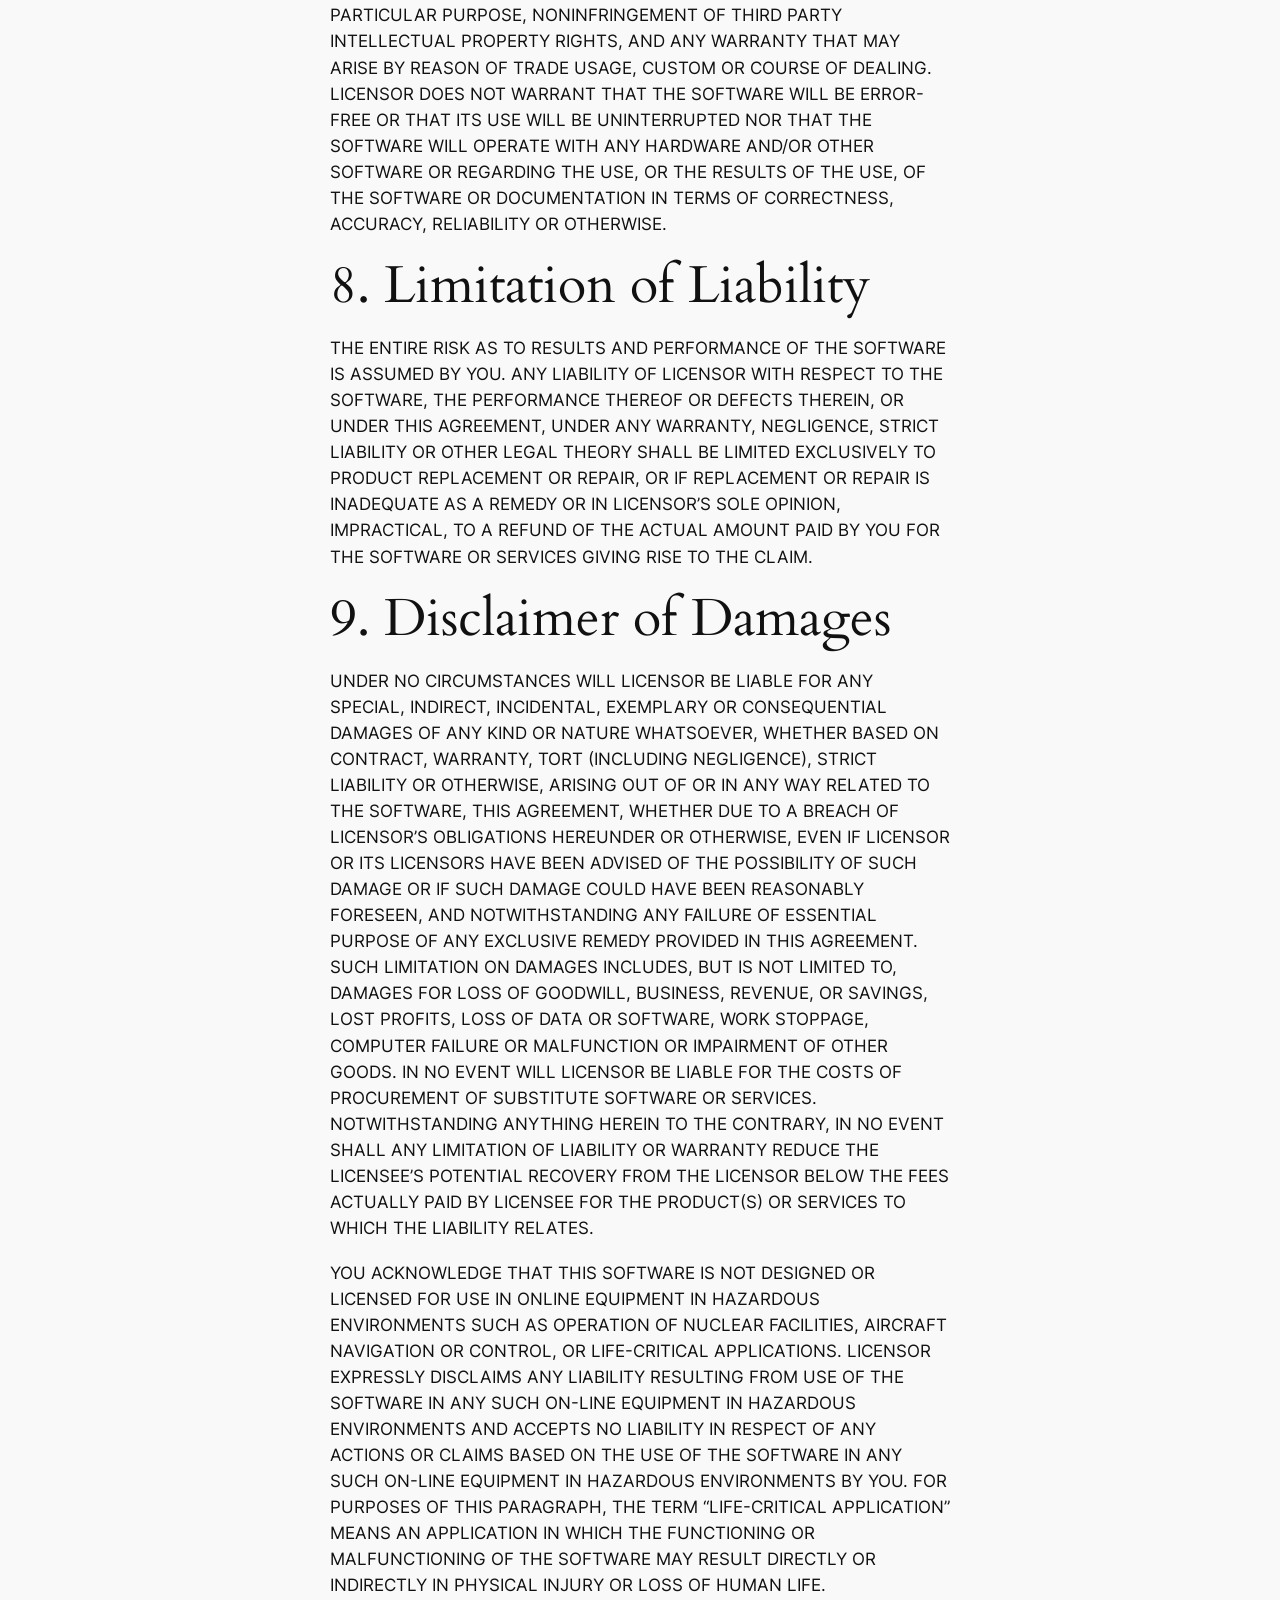
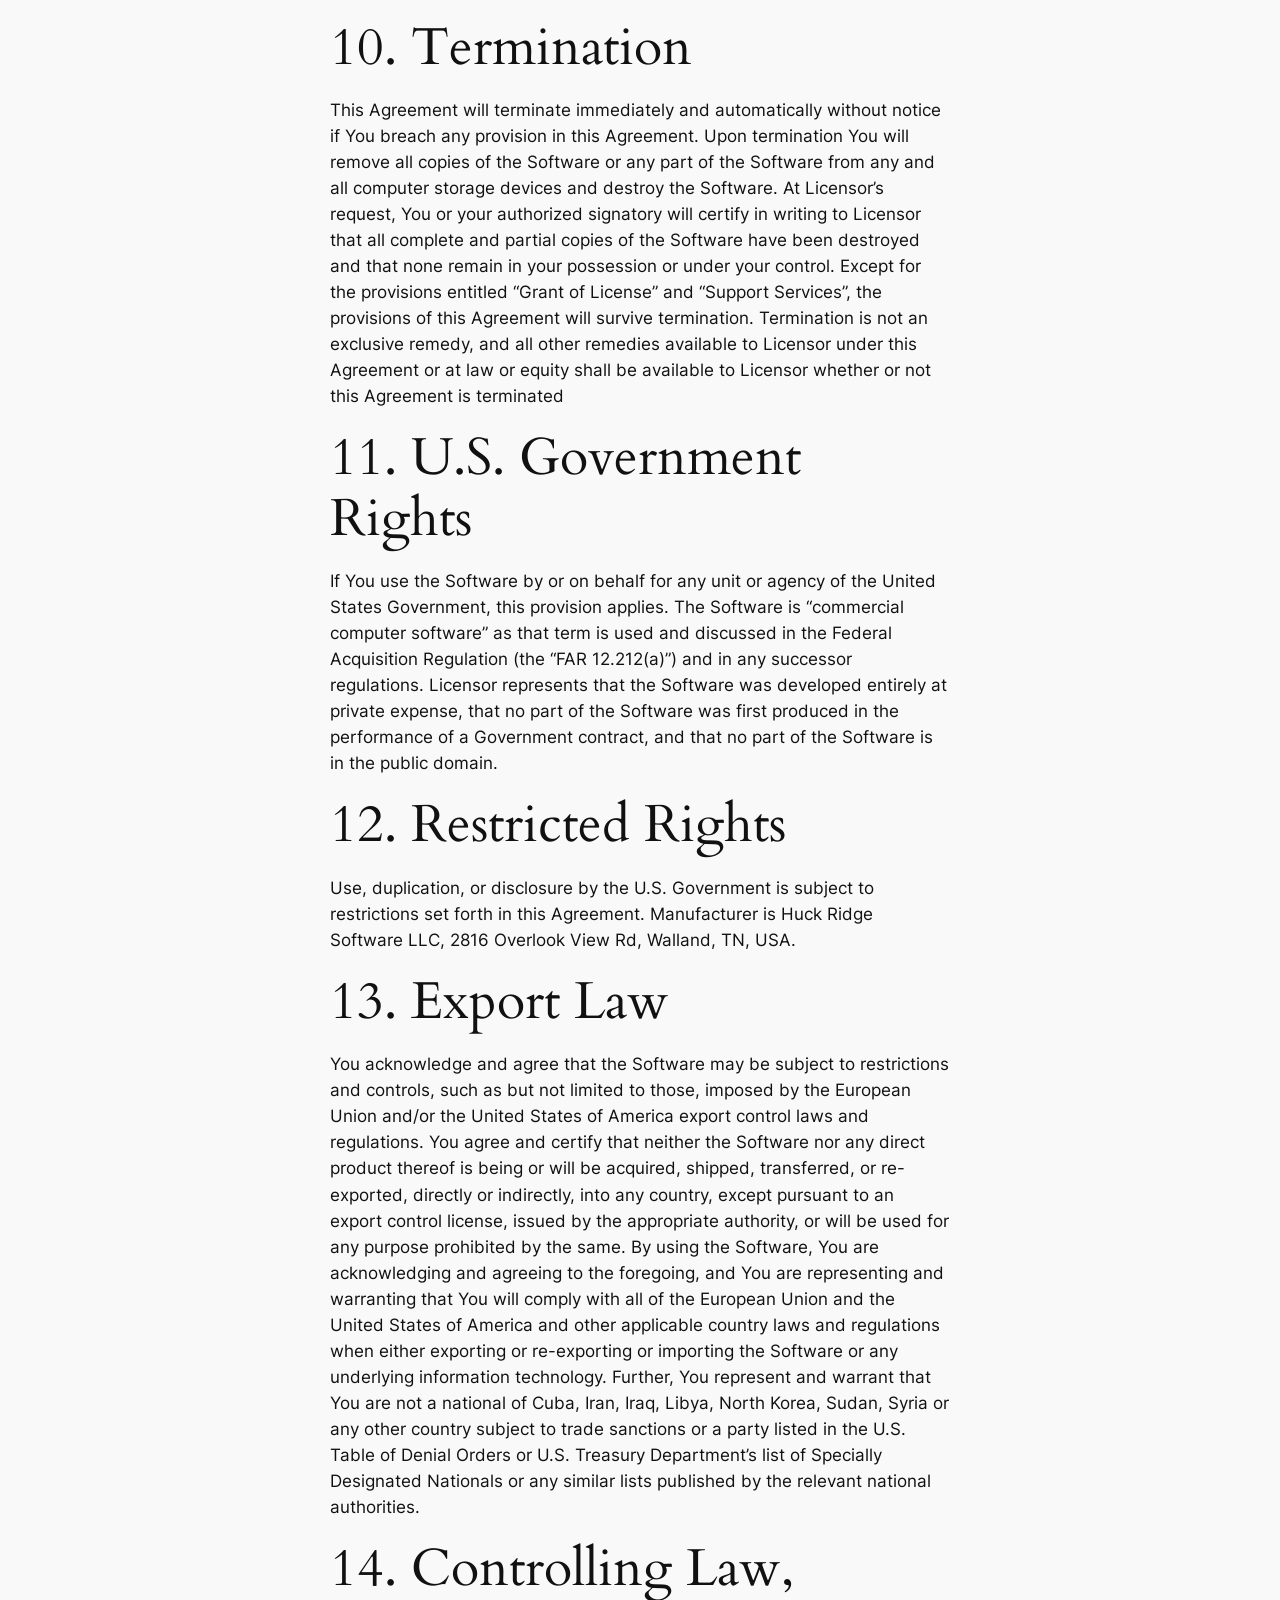
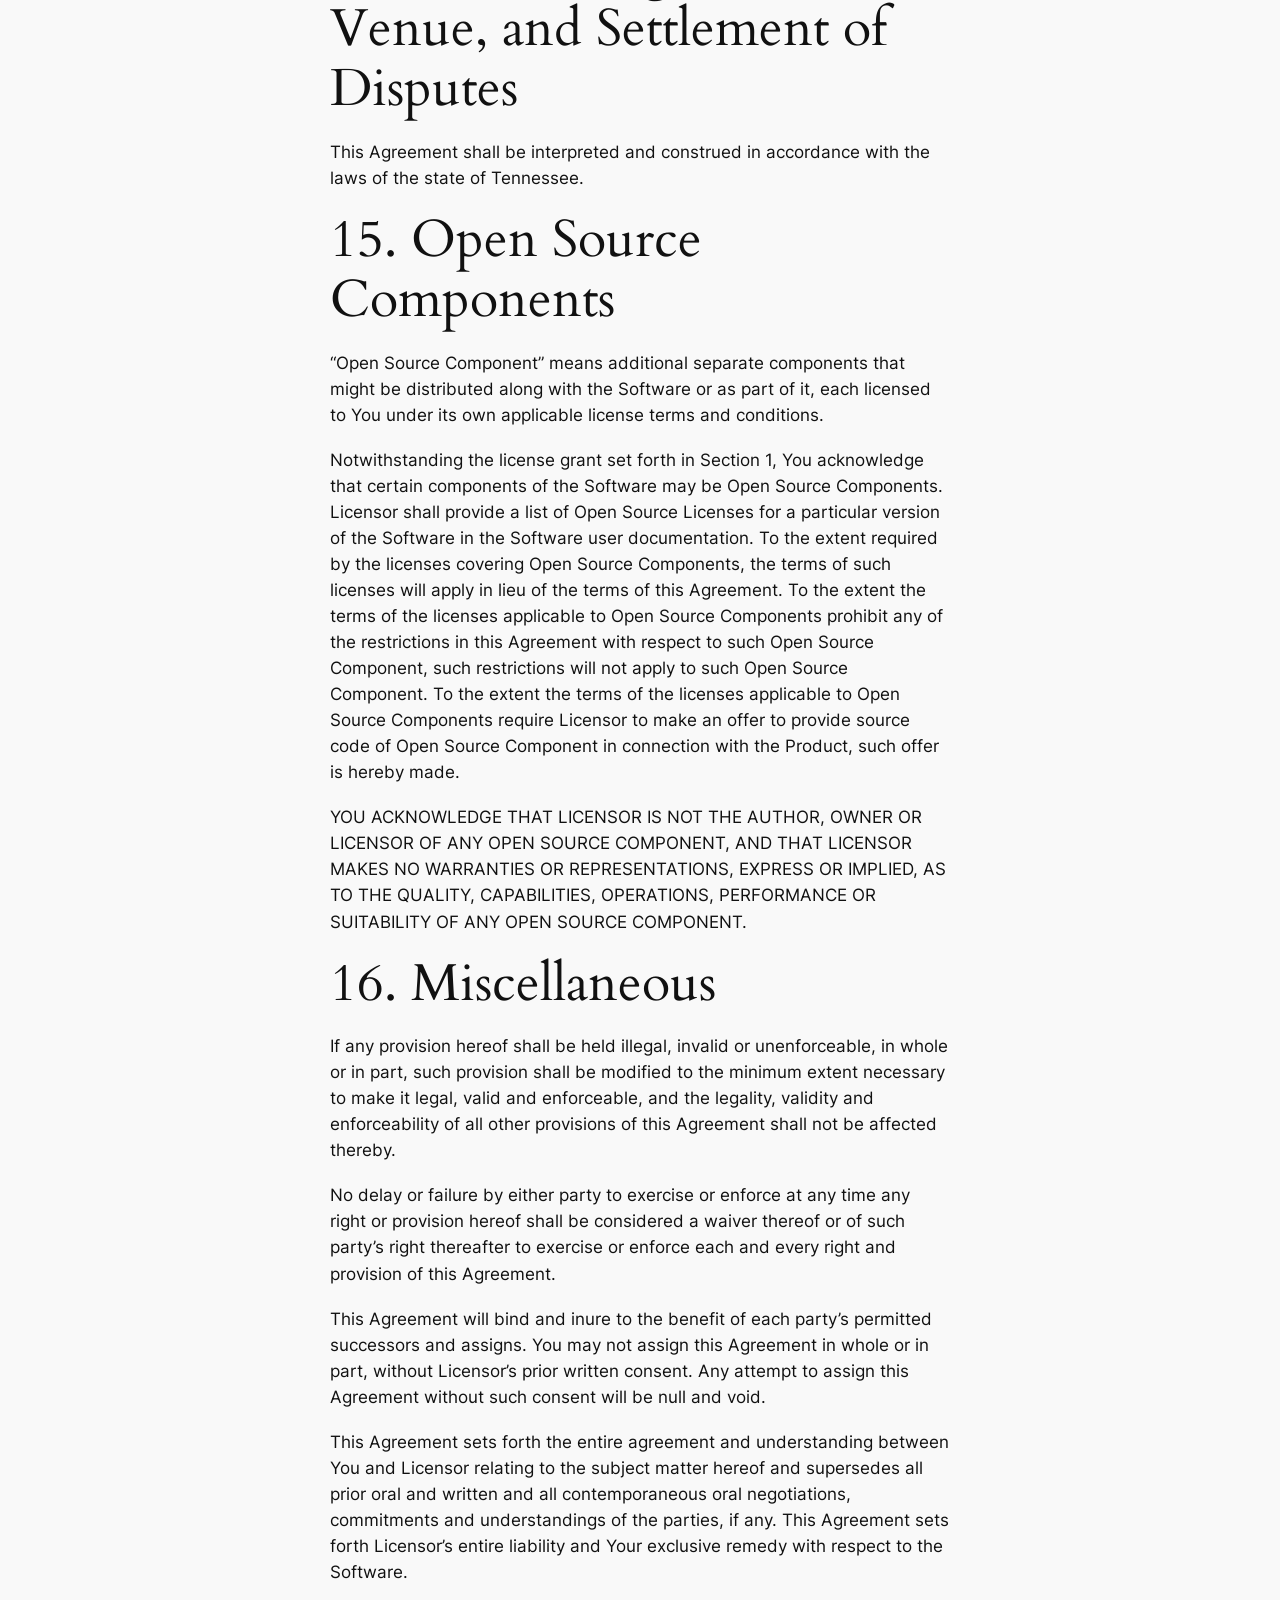
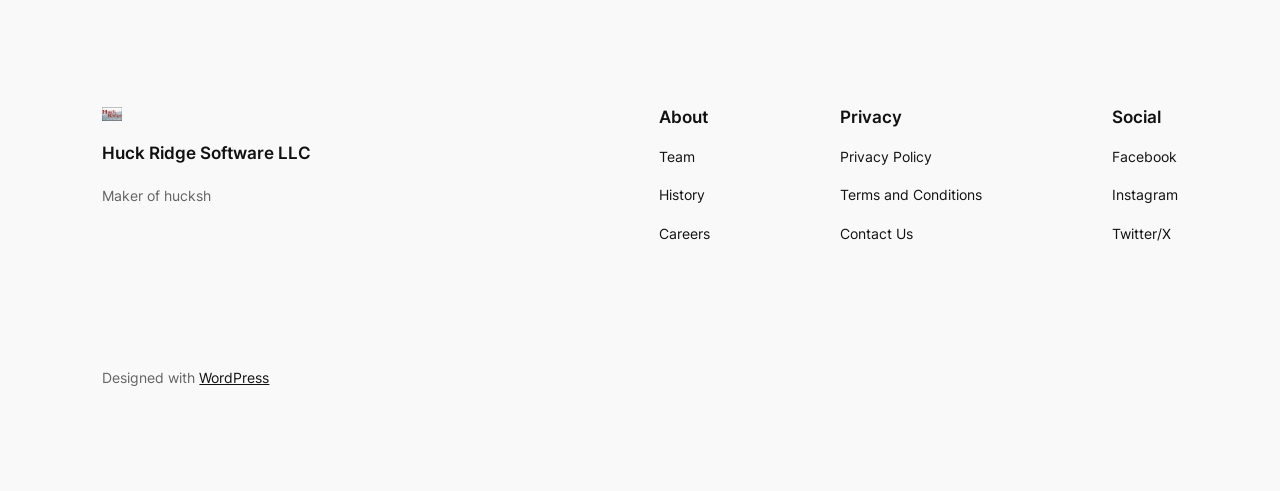
<file: docs/hucksh-eula/index.html>
<!DOCTYPE html>
<html dir="ltr" lang="en-US" prefix="og: https://ogp.me/ns#">
<head>
	<meta charset="UTF-8" />
	<meta name="viewport" content="width=device-width, initial-scale=1" />

		<!-- All in One SEO 4.6.7.1 - aioseo.com -->
		<title>Hucksh EULA - Huck Ridge Software LLC</title>
		<meta name="description" content="The use of the hucksh software application (collectively, the &quot;Software&quot;) is subject to the terms of this end user license agreement (&quot;Agreement&quot;). Installation or use of the software constitutes your assent to and acceptance of all the terms of this agreement. If you do not agree with all the terms of this agreement, you must" />
		<meta name="robots" content="max-image-preview:large" />
		<link rel="canonical" href="index.html" />
		<meta name="generator" content="All in One SEO (AIOSEO) 4.6.7.1" />
		<meta property="og:locale" content="en_US" />
		<meta property="og:site_name" content="Huck Ridge Software LLC - Maker of hucksh" />
		<meta property="og:type" content="article" />
		<meta property="og:title" content="Hucksh EULA - Huck Ridge Software LLC" />
		<meta property="og:description" content="The use of the hucksh software application (collectively, the &quot;Software&quot;) is subject to the terms of this end user license agreement (&quot;Agreement&quot;). Installation or use of the software constitutes your assent to and acceptance of all the terms of this agreement. If you do not agree with all the terms of this agreement, you must" />
		<meta property="og:url" content="https://huckridge.com/hucksh/hucksh-eula/" />
		<meta property="og:image" content="https://huckridge.com/wp-content/uploads/2015/03/HuckRidgeSW300px_LOGO109px.jpg" />
		<meta property="og:image:secure_url" content="https://huckridge.com/wp-content/uploads/2015/03/HuckRidgeSW300px_LOGO109px.jpg" />
		<meta property="og:image:width" content="109" />
		<meta property="og:image:height" content="76" />
		<meta property="article:published_time" content="2024-01-04T21:53:23+00:00" />
		<meta property="article:modified_time" content="2024-03-22T20:49:42+00:00" />
		<meta name="twitter:card" content="summary_large_image" />
		<meta name="twitter:site" content="@huckridgesw" />
		<meta name="twitter:title" content="Hucksh EULA - Huck Ridge Software LLC" />
		<meta name="twitter:description" content="The use of the hucksh software application (collectively, the &quot;Software&quot;) is subject to the terms of this end user license agreement (&quot;Agreement&quot;). Installation or use of the software constitutes your assent to and acceptance of all the terms of this agreement. If you do not agree with all the terms of this agreement, you must" />
		<meta name="twitter:creator" content="@huckridgesw" />
		<meta name="twitter:image" content="https://huckridge.com/wp-content/uploads/2015/03/HuckRidgeSW300px_LOGO109px.jpg" />
		<script type="application/ld+json" class="aioseo-schema">
			{"@context":"https:\/\/schema.org","@graph":[{"@type":"BreadcrumbList","@id":"https:\/\/huckridge.com\/hucksh\/hucksh-eula\/#breadcrumblist","itemListElement":[{"@type":"ListItem","@id":"https:\/\/huckridge.com\/#listItem","position":1,"name":"Home","item":"https:\/\/huckridge.com\/","nextItem":"https:\/\/huckridge.com\/hucksh\/#listItem"},{"@type":"ListItem","@id":"https:\/\/huckridge.com\/hucksh\/#listItem","position":2,"name":"Hucksh(ell)","item":"https:\/\/huckridge.com\/hucksh\/","nextItem":"https:\/\/huckridge.com\/hucksh\/hucksh-eula\/#listItem","previousItem":"https:\/\/huckridge.com\/#listItem"},{"@type":"ListItem","@id":"https:\/\/huckridge.com\/hucksh\/hucksh-eula\/#listItem","position":3,"name":"Hucksh EULA","previousItem":"https:\/\/huckridge.com\/hucksh\/#listItem"}]},{"@type":"Organization","@id":"https:\/\/huckridge.com\/#organization","name":"Huck Ridge Software LLC","description":"Maker of hucksh","url":"https:\/\/huckridge.com\/","sameAs":["https:\/\/twitter.com\/huckridgesw"]},{"@type":"WebPage","@id":"https:\/\/huckridge.com\/hucksh\/hucksh-eula\/#webpage","url":"https:\/\/huckridge.com\/hucksh\/hucksh-eula\/","name":"Hucksh EULA - Huck Ridge Software LLC","description":"The use of the hucksh software application (collectively, the \"Software\") is subject to the terms of this end user license agreement (\"Agreement\"). Installation or use of the software constitutes your assent to and acceptance of all the terms of this agreement. If you do not agree with all the terms of this agreement, you must","inLanguage":"en-US","isPartOf":{"@id":"https:\/\/huckridge.com\/#website"},"breadcrumb":{"@id":"https:\/\/huckridge.com\/hucksh\/hucksh-eula\/#breadcrumblist"},"datePublished":"2024-01-04T16:53:23-05:00","dateModified":"2024-03-22T16:49:42-04:00"},{"@type":"WebSite","@id":"https:\/\/huckridge.com\/#website","url":"https:\/\/huckridge.com\/","name":"Huck Ridge Software LLC","description":"Maker of hucksh","inLanguage":"en-US","publisher":{"@id":"https:\/\/huckridge.com\/#organization"}}]}
		</script>
		<!-- All in One SEO -->


<link rel="alternate" type="application/rss+xml" title="Huck Ridge Software LLC &raquo; Feed" href="https://huckridge.com/feed/" />
<link rel="alternate" type="application/rss+xml" title="Huck Ridge Software LLC &raquo; Comments Feed" href="https://huckridge.com/comments/feed/" />
<link rel="alternate" type="application/rss+xml" title="Huck Ridge Software LLC &raquo; Hucksh EULA Comments Feed" href="feed/index.html" />
		<!-- This site uses the Google Analytics by MonsterInsights plugin v9.0.0 - Using Analytics tracking - https://www.monsterinsights.com/ -->
							<script src="https://www.googletagmanager.com/gtag/js?id=G-1WCZ7PCRJ5"  data-cfasync="false" data-wpfc-render="false" async></script>
			<script data-cfasync="false" data-wpfc-render="false">
				var mi_version = '9.0.0';
				var mi_track_user = true;
				var mi_no_track_reason = '';
								var MonsterInsightsDefaultLocations = {"page_location":"https:\/\/huckridge.com\/hucksh\/hucksh-eula\/"};
				if ( typeof MonsterInsightsPrivacyGuardFilter === 'function' ) {
					var MonsterInsightsLocations = (typeof MonsterInsightsExcludeQuery === 'object') ? MonsterInsightsPrivacyGuardFilter( MonsterInsightsExcludeQuery ) : MonsterInsightsPrivacyGuardFilter( MonsterInsightsDefaultLocations );
				} else {
					var MonsterInsightsLocations = (typeof MonsterInsightsExcludeQuery === 'object') ? MonsterInsightsExcludeQuery : MonsterInsightsDefaultLocations;
				}

								var disableStrs = [
										'ga-disable-G-1WCZ7PCRJ5',
									];

				/* Function to detect opted out users */
				function __gtagTrackerIsOptedOut() {
					for (var index = 0; index < disableStrs.length; index++) {
						if (document.cookie.indexOf(disableStrs[index] + '=true') > -1) {
							return true;
						}
					}

					return false;
				}

				/* Disable tracking if the opt-out cookie exists. */
				if (__gtagTrackerIsOptedOut()) {
					for (var index = 0; index < disableStrs.length; index++) {
						window[disableStrs[index]] = true;
					}
				}

				/* Opt-out function */
				function __gtagTrackerOptout() {
					for (var index = 0; index < disableStrs.length; index++) {
						document.cookie = disableStrs[index] + '=true; expires=Thu, 31 Dec 2099 23:59:59 UTC; path=/';
						window[disableStrs[index]] = true;
					}
				}

				if ('undefined' === typeof gaOptout) {
					function gaOptout() {
						__gtagTrackerOptout();
					}
				}
								window.dataLayer = window.dataLayer || [];

				window.MonsterInsightsDualTracker = {
					helpers: {},
					trackers: {},
				};
				if (mi_track_user) {
					function __gtagDataLayer() {
						dataLayer.push(arguments);
					}

					function __gtagTracker(type, name, parameters) {
						if (!parameters) {
							parameters = {};
						}

						if (parameters.send_to) {
							__gtagDataLayer.apply(null, arguments);
							return;
						}

						if (type === 'event') {
														parameters.send_to = monsterinsights_frontend.v4_id;
							var hookName = name;
							if (typeof parameters['event_category'] !== 'undefined') {
								hookName = parameters['event_category'] + ':' + name;
							}

							if (typeof MonsterInsightsDualTracker.trackers[hookName] !== 'undefined') {
								MonsterInsightsDualTracker.trackers[hookName](parameters);
							} else {
								__gtagDataLayer('event', name, parameters);
							}
							
						} else {
							__gtagDataLayer.apply(null, arguments);
						}
					}

					__gtagTracker('js', new Date());
					__gtagTracker('set', {
						'developer_id.dZGIzZG': true,
											});
					if ( MonsterInsightsLocations.page_location ) {
						__gtagTracker('set', MonsterInsightsLocations);
					}
										__gtagTracker('config', 'G-1WCZ7PCRJ5', {"forceSSL":"true"} );
															window.gtag = __gtagTracker;										(function () {
						/* https://developers.google.com/analytics/devguides/collection/analyticsjs/ */
						/* ga and __gaTracker compatibility shim. */
						var noopfn = function () {
							return null;
						};
						var newtracker = function () {
							return new Tracker();
						};
						var Tracker = function () {
							return null;
						};
						var p = Tracker.prototype;
						p.get = noopfn;
						p.set = noopfn;
						p.send = function () {
							var args = Array.prototype.slice.call(arguments);
							args.unshift('send');
							__gaTracker.apply(null, args);
						};
						var __gaTracker = function () {
							var len = arguments.length;
							if (len === 0) {
								return;
							}
							var f = arguments[len - 1];
							if (typeof f !== 'object' || f === null || typeof f.hitCallback !== 'function') {
								if ('send' === arguments[0]) {
									var hitConverted, hitObject = false, action;
									if ('event' === arguments[1]) {
										if ('undefined' !== typeof arguments[3]) {
											hitObject = {
												'eventAction': arguments[3],
												'eventCategory': arguments[2],
												'eventLabel': arguments[4],
												'value': arguments[5] ? arguments[5] : 1,
											}
										}
									}
									if ('pageview' === arguments[1]) {
										if ('undefined' !== typeof arguments[2]) {
											hitObject = {
												'eventAction': 'page_view',
												'page_path': arguments[2],
											}
										}
									}
									if (typeof arguments[2] === 'object') {
										hitObject = arguments[2];
									}
									if (typeof arguments[5] === 'object') {
										Object.assign(hitObject, arguments[5]);
									}
									if ('undefined' !== typeof arguments[1].hitType) {
										hitObject = arguments[1];
										if ('pageview' === hitObject.hitType) {
											hitObject.eventAction = 'page_view';
										}
									}
									if (hitObject) {
										action = 'timing' === arguments[1].hitType ? 'timing_complete' : hitObject.eventAction;
										hitConverted = mapArgs(hitObject);
										__gtagTracker('event', action, hitConverted);
									}
								}
								return;
							}

							function mapArgs(args) {
								var arg, hit = {};
								var gaMap = {
									'eventCategory': 'event_category',
									'eventAction': 'event_action',
									'eventLabel': 'event_label',
									'eventValue': 'event_value',
									'nonInteraction': 'non_interaction',
									'timingCategory': 'event_category',
									'timingVar': 'name',
									'timingValue': 'value',
									'timingLabel': 'event_label',
									'page': 'page_path',
									'location': 'page_location',
									'title': 'page_title',
									'referrer' : 'page_referrer',
								};
								for (arg in args) {
																		if (!(!args.hasOwnProperty(arg) || !gaMap.hasOwnProperty(arg))) {
										hit[gaMap[arg]] = args[arg];
									} else {
										hit[arg] = args[arg];
									}
								}
								return hit;
							}

							try {
								f.hitCallback();
							} catch (ex) {
							}
						};
						__gaTracker.create = newtracker;
						__gaTracker.getByName = newtracker;
						__gaTracker.getAll = function () {
							return [];
						};
						__gaTracker.remove = noopfn;
						__gaTracker.loaded = true;
						window['__gaTracker'] = __gaTracker;
					})();
									} else {
										console.log("");
					(function () {
						function __gtagTracker() {
							return null;
						}

						window['__gtagTracker'] = __gtagTracker;
						window['gtag'] = __gtagTracker;
					})();
									}
			</script>
				<!-- / Google Analytics by MonsterInsights -->
		<script>
window._wpemojiSettings = {"baseUrl":"https:\/\/s.w.org\/images\/core\/emoji\/15.0.3\/72x72\/","ext":".png","svgUrl":"https:\/\/s.w.org\/images\/core\/emoji\/15.0.3\/svg\/","svgExt":".svg","source":{"concatemoji":"https:\/\/huckridge.com\/wp-includes\/js\/wp-emoji-release.min.js?ver=6.6.1"}};
/*! This file is auto-generated */
!function(i,n){var o,s,e;function c(e){try{var t={supportTests:e,timestamp:(new Date).valueOf()};sessionStorage.setItem(o,JSON.stringify(t))}catch(e){}}function p(e,t,n){e.clearRect(0,0,e.canvas.width,e.canvas.height),e.fillText(t,0,0);var t=new Uint32Array(e.getImageData(0,0,e.canvas.width,e.canvas.height).data),r=(e.clearRect(0,0,e.canvas.width,e.canvas.height),e.fillText(n,0,0),new Uint32Array(e.getImageData(0,0,e.canvas.width,e.canvas.height).data));return t.every(function(e,t){return e===r[t]})}function u(e,t,n){switch(t){case"flag":return n(e,"\ud83c\udff3\ufe0f\u200d\u26a7\ufe0f","\ud83c\udff3\ufe0f\u200b\u26a7\ufe0f")?!1:!n(e,"\ud83c\uddfa\ud83c\uddf3","\ud83c\uddfa\u200b\ud83c\uddf3")&&!n(e,"\ud83c\udff4\udb40\udc67\udb40\udc62\udb40\udc65\udb40\udc6e\udb40\udc67\udb40\udc7f","\ud83c\udff4\u200b\udb40\udc67\u200b\udb40\udc62\u200b\udb40\udc65\u200b\udb40\udc6e\u200b\udb40\udc67\u200b\udb40\udc7f");case"emoji":return!n(e,"\ud83d\udc26\u200d\u2b1b","\ud83d\udc26\u200b\u2b1b")}return!1}function f(e,t,n){var r="undefined"!=typeof WorkerGlobalScope&&self instanceof WorkerGlobalScope?new OffscreenCanvas(300,150):i.createElement("canvas"),a=r.getContext("2d",{willReadFrequently:!0}),o=(a.textBaseline="top",a.font="600 32px Arial",{});return e.forEach(function(e){o[e]=t(a,e,n)}),o}function t(e){var t=i.createElement("script");t.src=e,t.defer=!0,i.head.appendChild(t)}"undefined"!=typeof Promise&&(o="wpEmojiSettingsSupports",s=["flag","emoji"],n.supports={everything:!0,everythingExceptFlag:!0},e=new Promise(function(e){i.addEventListener("DOMContentLoaded",e,{once:!0})}),new Promise(function(t){var n=function(){try{var e=JSON.parse(sessionStorage.getItem(o));if("object"==typeof e&&"number"==typeof e.timestamp&&(new Date).valueOf()<e.timestamp+604800&&"object"==typeof e.supportTests)return e.supportTests}catch(e){}return null}();if(!n){if("undefined"!=typeof Worker&&"undefined"!=typeof OffscreenCanvas&&"undefined"!=typeof URL&&URL.createObjectURL&&"undefined"!=typeof Blob)try{var e="postMessage("+f.toString()+"("+[JSON.stringify(s),u.toString(),p.toString()].join(",")+"));",r=new Blob([e],{type:"text/javascript"}),a=new Worker(URL.createObjectURL(r),{name:"wpTestEmojiSupports"});return void(a.onmessage=function(e){c(n=e.data),a.terminate(),t(n)})}catch(e){}c(n=f(s,u,p))}t(n)}).then(function(e){for(var t in e)n.supports[t]=e[t],n.supports.everything=n.supports.everything&&n.supports[t],"flag"!==t&&(n.supports.everythingExceptFlag=n.supports.everythingExceptFlag&&n.supports[t]);n.supports.everythingExceptFlag=n.supports.everythingExceptFlag&&!n.supports.flag,n.DOMReady=!1,n.readyCallback=function(){n.DOMReady=!0}}).then(function(){return e}).then(function(){var e;n.supports.everything||(n.readyCallback(),(e=n.source||{}).concatemoji?t(e.concatemoji):e.wpemoji&&e.twemoji&&(t(e.twemoji),t(e.wpemoji)))}))}((window,document),window._wpemojiSettings);
</script>
<style id='wp-block-site-logo-inline-css'>
.wp-block-site-logo{box-sizing:border-box;line-height:0}.wp-block-site-logo a{display:inline-block;line-height:0}.wp-block-site-logo.is-default-size img{height:auto;width:120px}.wp-block-site-logo img{height:auto;max-width:100%}.wp-block-site-logo a,.wp-block-site-logo img{border-radius:inherit}.wp-block-site-logo.aligncenter{margin-left:auto;margin-right:auto;text-align:center}:root :where(.wp-block-site-logo.is-style-rounded){border-radius:9999px}
</style>
<style id='wp-block-site-title-inline-css'>
:root :where(.wp-block-site-title a){color:inherit}
</style>
<style id='wp-block-group-inline-css'>
.wp-block-group{box-sizing:border-box}:where(.wp-block-group.wp-block-group-is-layout-constrained){position:relative}
</style>
<style id='wp-block-navigation-link-inline-css'>
.wp-block-navigation .wp-block-navigation-item__label{overflow-wrap:break-word}.wp-block-navigation .wp-block-navigation-item__description{display:none}.link-ui-tools{border-top:1px solid #f0f0f0;padding:8px}.link-ui-block-inserter{padding-top:8px}.link-ui-block-inserter__back{margin-left:8px;text-transform:uppercase}

				.is-style-arrow-link .wp-block-navigation-item__label:after {
					content: "\2197";
					padding-inline-start: 0.25rem;
					vertical-align: middle;
					text-decoration: none;
					display: inline-block;
				}
</style>
<link rel='stylesheet' id='wp-block-navigation-css' href='../blocks/navigation/style.min.css%3Fver=6.6.1.css' media='all' />
<style id='wp-block-spacer-inline-css'>
.wp-block-spacer{clear:both}
</style>
<style id='wp-block-post-title-inline-css'>
.wp-block-post-title{box-sizing:border-box;word-break:break-word}.wp-block-post-title a{display:inline-block}
</style>
<style id='wp-block-post-featured-image-inline-css'>
.wp-block-post-featured-image{margin-left:0;margin-right:0}.wp-block-post-featured-image a{display:block;height:100%}.wp-block-post-featured-image img{box-sizing:border-box;height:auto;max-width:100%;vertical-align:bottom;width:100%}.wp-block-post-featured-image.alignfull img,.wp-block-post-featured-image.alignwide img{width:100%}.wp-block-post-featured-image .wp-block-post-featured-image__overlay.has-background-dim{background-color:#000;inset:0;position:absolute}.wp-block-post-featured-image{position:relative}.wp-block-post-featured-image .wp-block-post-featured-image__overlay.has-background-gradient{background-color:initial}.wp-block-post-featured-image .wp-block-post-featured-image__overlay.has-background-dim-0{opacity:0}.wp-block-post-featured-image .wp-block-post-featured-image__overlay.has-background-dim-10{opacity:.1}.wp-block-post-featured-image .wp-block-post-featured-image__overlay.has-background-dim-20{opacity:.2}.wp-block-post-featured-image .wp-block-post-featured-image__overlay.has-background-dim-30{opacity:.3}.wp-block-post-featured-image .wp-block-post-featured-image__overlay.has-background-dim-40{opacity:.4}.wp-block-post-featured-image .wp-block-post-featured-image__overlay.has-background-dim-50{opacity:.5}.wp-block-post-featured-image .wp-block-post-featured-image__overlay.has-background-dim-60{opacity:.6}.wp-block-post-featured-image .wp-block-post-featured-image__overlay.has-background-dim-70{opacity:.7}.wp-block-post-featured-image .wp-block-post-featured-image__overlay.has-background-dim-80{opacity:.8}.wp-block-post-featured-image .wp-block-post-featured-image__overlay.has-background-dim-90{opacity:.9}.wp-block-post-featured-image .wp-block-post-featured-image__overlay.has-background-dim-100{opacity:1}.wp-block-post-featured-image:where(.alignleft,.alignright){width:100%}
</style>
<style id='wp-block-paragraph-inline-css'>
.is-small-text{font-size:.875em}.is-regular-text{font-size:1em}.is-large-text{font-size:2.25em}.is-larger-text{font-size:3em}.has-drop-cap:not(:focus):first-letter{float:left;font-size:8.4em;font-style:normal;font-weight:100;line-height:.68;margin:.05em .1em 0 0;text-transform:uppercase}body.rtl .has-drop-cap:not(:focus):first-letter{float:none;margin-left:.1em}p.has-drop-cap.has-background{overflow:hidden}:root :where(p.has-background){padding:1.25em 2.375em}:where(p.has-text-color:not(.has-link-color)) a{color:inherit}p.has-text-align-left[style*="writing-mode:vertical-lr"],p.has-text-align-right[style*="writing-mode:vertical-rl"]{rotate:180deg}
</style>
<style id='wp-block-heading-inline-css'>
h1.has-background,h2.has-background,h3.has-background,h4.has-background,h5.has-background,h6.has-background{padding:1.25em 2.375em}h1.has-text-align-left[style*=writing-mode]:where([style*=vertical-lr]),h1.has-text-align-right[style*=writing-mode]:where([style*=vertical-rl]),h2.has-text-align-left[style*=writing-mode]:where([style*=vertical-lr]),h2.has-text-align-right[style*=writing-mode]:where([style*=vertical-rl]),h3.has-text-align-left[style*=writing-mode]:where([style*=vertical-lr]),h3.has-text-align-right[style*=writing-mode]:where([style*=vertical-rl]),h4.has-text-align-left[style*=writing-mode]:where([style*=vertical-lr]),h4.has-text-align-right[style*=writing-mode]:where([style*=vertical-rl]),h5.has-text-align-left[style*=writing-mode]:where([style*=vertical-lr]),h5.has-text-align-right[style*=writing-mode]:where([style*=vertical-rl]),h6.has-text-align-left[style*=writing-mode]:where([style*=vertical-lr]),h6.has-text-align-right[style*=writing-mode]:where([style*=vertical-rl]){rotate:180deg}

				.is-style-asterisk:before {
					content: '';
					width: 1.5rem;
					height: 3rem;
					background: var(--wp--preset--color--contrast-2, currentColor);
					clip-path: path('M11.93.684v8.039l5.633-5.633 1.216 1.23-5.66 5.66h8.04v1.737H13.2l5.701 5.701-1.23 1.23-5.742-5.742V21h-1.737v-8.094l-5.77 5.77-1.23-1.217 5.743-5.742H.842V9.98h8.162l-5.701-5.7 1.23-1.231 5.66 5.66V.684h1.737Z');
					display: block;
				}

				/* Hide the asterisk if the heading has no content, to avoid using empty headings to display the asterisk only, which is an A11Y issue */
				.is-style-asterisk:empty:before {
					content: none;
				}

				.is-style-asterisk:-moz-only-whitespace:before {
					content: none;
				}

				.is-style-asterisk.has-text-align-center:before {
					margin: 0 auto;
				}

				.is-style-asterisk.has-text-align-right:before {
					margin-left: auto;
				}

				.rtl .is-style-asterisk.has-text-align-left:before {
					margin-right: auto;
				}
</style>
<style id='wp-block-list-inline-css'>
ol,ul{box-sizing:border-box}:root :where(ul.has-background,ol.has-background){padding:1.25em 2.375em}

				ul.is-style-checkmark-list {
					list-style-type: "\2713";
				}

				ul.is-style-checkmark-list li {
					padding-inline-start: 1ch;
				}
</style>
<style id='wp-block-columns-inline-css'>
.wp-block-columns{align-items:normal!important;box-sizing:border-box;display:flex;flex-wrap:wrap!important}@media (min-width:782px){.wp-block-columns{flex-wrap:nowrap!important}}.wp-block-columns.are-vertically-aligned-top{align-items:flex-start}.wp-block-columns.are-vertically-aligned-center{align-items:center}.wp-block-columns.are-vertically-aligned-bottom{align-items:flex-end}@media (max-width:781px){.wp-block-columns:not(.is-not-stacked-on-mobile)>.wp-block-column{flex-basis:100%!important}}@media (min-width:782px){.wp-block-columns:not(.is-not-stacked-on-mobile)>.wp-block-column{flex-basis:0;flex-grow:1}.wp-block-columns:not(.is-not-stacked-on-mobile)>.wp-block-column[style*=flex-basis]{flex-grow:0}}.wp-block-columns.is-not-stacked-on-mobile{flex-wrap:nowrap!important}.wp-block-columns.is-not-stacked-on-mobile>.wp-block-column{flex-basis:0;flex-grow:1}.wp-block-columns.is-not-stacked-on-mobile>.wp-block-column[style*=flex-basis]{flex-grow:0}:where(.wp-block-columns){margin-bottom:1.75em}:where(.wp-block-columns.has-background){padding:1.25em 2.375em}.wp-block-column{flex-grow:1;min-width:0;overflow-wrap:break-word;word-break:break-word}.wp-block-column.is-vertically-aligned-top{align-self:flex-start}.wp-block-column.is-vertically-aligned-center{align-self:center}.wp-block-column.is-vertically-aligned-bottom{align-self:flex-end}.wp-block-column.is-vertically-aligned-stretch{align-self:stretch}.wp-block-column.is-vertically-aligned-bottom,.wp-block-column.is-vertically-aligned-center,.wp-block-column.is-vertically-aligned-top{width:100%}
</style>
<style id='wp-emoji-styles-inline-css'>

	img.wp-smiley, img.emoji {
		display: inline !important;
		border: none !important;
		box-shadow: none !important;
		height: 1em !important;
		width: 1em !important;
		margin: 0 0.07em !important;
		vertical-align: -0.1em !important;
		background: none !important;
		padding: 0 !important;
	}
</style>
<style id='wp-block-library-inline-css'>
:root{--wp-admin-theme-color:#007cba;--wp-admin-theme-color--rgb:0,124,186;--wp-admin-theme-color-darker-10:#006ba1;--wp-admin-theme-color-darker-10--rgb:0,107,161;--wp-admin-theme-color-darker-20:#005a87;--wp-admin-theme-color-darker-20--rgb:0,90,135;--wp-admin-border-width-focus:2px;--wp-block-synced-color:#7a00df;--wp-block-synced-color--rgb:122,0,223;--wp-bound-block-color:var(--wp-block-synced-color)}@media (min-resolution:192dpi){:root{--wp-admin-border-width-focus:1.5px}}.wp-element-button{cursor:pointer}:root{--wp--preset--font-size--normal:16px;--wp--preset--font-size--huge:42px}:root .has-very-light-gray-background-color{background-color:#eee}:root .has-very-dark-gray-background-color{background-color:#313131}:root .has-very-light-gray-color{color:#eee}:root .has-very-dark-gray-color{color:#313131}:root .has-vivid-green-cyan-to-vivid-cyan-blue-gradient-background{background:linear-gradient(135deg,#00d084,#0693e3)}:root .has-purple-crush-gradient-background{background:linear-gradient(135deg,#34e2e4,#4721fb 50%,#ab1dfe)}:root .has-hazy-dawn-gradient-background{background:linear-gradient(135deg,#faaca8,#dad0ec)}:root .has-subdued-olive-gradient-background{background:linear-gradient(135deg,#fafae1,#67a671)}:root .has-atomic-cream-gradient-background{background:linear-gradient(135deg,#fdd79a,#004a59)}:root .has-nightshade-gradient-background{background:linear-gradient(135deg,#330968,#31cdcf)}:root .has-midnight-gradient-background{background:linear-gradient(135deg,#020381,#2874fc)}.has-regular-font-size{font-size:1em}.has-larger-font-size{font-size:2.625em}.has-normal-font-size{font-size:var(--wp--preset--font-size--normal)}.has-huge-font-size{font-size:var(--wp--preset--font-size--huge)}.has-text-align-center{text-align:center}.has-text-align-left{text-align:left}.has-text-align-right{text-align:right}#end-resizable-editor-section{display:none}.aligncenter{clear:both}.items-justified-left{justify-content:flex-start}.items-justified-center{justify-content:center}.items-justified-right{justify-content:flex-end}.items-justified-space-between{justify-content:space-between}.screen-reader-text{border:0;clip:rect(1px,1px,1px,1px);clip-path:inset(50%);height:1px;margin:-1px;overflow:hidden;padding:0;position:absolute;width:1px;word-wrap:normal!important}.screen-reader-text:focus{background-color:#ddd;clip:auto!important;clip-path:none;color:#444;display:block;font-size:1em;height:auto;left:5px;line-height:normal;padding:15px 23px 14px;text-decoration:none;top:5px;width:auto;z-index:100000}html :where(.has-border-color){border-style:solid}html :where([style*=border-top-color]){border-top-style:solid}html :where([style*=border-right-color]){border-right-style:solid}html :where([style*=border-bottom-color]){border-bottom-style:solid}html :where([style*=border-left-color]){border-left-style:solid}html :where([style*=border-width]){border-style:solid}html :where([style*=border-top-width]){border-top-style:solid}html :where([style*=border-right-width]){border-right-style:solid}html :where([style*=border-bottom-width]){border-bottom-style:solid}html :where([style*=border-left-width]){border-left-style:solid}html :where(img[class*=wp-image-]){height:auto;max-width:100%}:where(figure){margin:0 0 1em}html :where(.is-position-sticky){--wp-admin--admin-bar--position-offset:var(--wp-admin--admin-bar--height,0px)}@media screen and (max-width:600px){html :where(.is-position-sticky){--wp-admin--admin-bar--position-offset:0px}}
</style>
<style id='global-styles-inline-css'>
:root{--wp--preset--aspect-ratio--square: 1;--wp--preset--aspect-ratio--4-3: 4/3;--wp--preset--aspect-ratio--3-4: 3/4;--wp--preset--aspect-ratio--3-2: 3/2;--wp--preset--aspect-ratio--2-3: 2/3;--wp--preset--aspect-ratio--16-9: 16/9;--wp--preset--aspect-ratio--9-16: 9/16;--wp--preset--color--black: #000000;--wp--preset--color--cyan-bluish-gray: #abb8c3;--wp--preset--color--white: #ffffff;--wp--preset--color--pale-pink: #f78da7;--wp--preset--color--vivid-red: #cf2e2e;--wp--preset--color--luminous-vivid-orange: #ff6900;--wp--preset--color--luminous-vivid-amber: #fcb900;--wp--preset--color--light-green-cyan: #7bdcb5;--wp--preset--color--vivid-green-cyan: #00d084;--wp--preset--color--pale-cyan-blue: #8ed1fc;--wp--preset--color--vivid-cyan-blue: #0693e3;--wp--preset--color--vivid-purple: #9b51e0;--wp--preset--color--base: #f9f9f9;--wp--preset--color--base-2: #ffffff;--wp--preset--color--contrast: #111111;--wp--preset--color--contrast-2: #636363;--wp--preset--color--contrast-3: #A4A4A4;--wp--preset--color--accent: #cfcabe;--wp--preset--color--accent-2: #c2a990;--wp--preset--color--accent-3: #d8613c;--wp--preset--color--accent-4: #b1c5a4;--wp--preset--color--accent-5: #b5bdbc;--wp--preset--gradient--vivid-cyan-blue-to-vivid-purple: linear-gradient(135deg,rgba(6,147,227,1) 0%,rgb(155,81,224) 100%);--wp--preset--gradient--light-green-cyan-to-vivid-green-cyan: linear-gradient(135deg,rgb(122,220,180) 0%,rgb(0,208,130) 100%);--wp--preset--gradient--luminous-vivid-amber-to-luminous-vivid-orange: linear-gradient(135deg,rgba(252,185,0,1) 0%,rgba(255,105,0,1) 100%);--wp--preset--gradient--luminous-vivid-orange-to-vivid-red: linear-gradient(135deg,rgba(255,105,0,1) 0%,rgb(207,46,46) 100%);--wp--preset--gradient--very-light-gray-to-cyan-bluish-gray: linear-gradient(135deg,rgb(238,238,238) 0%,rgb(169,184,195) 100%);--wp--preset--gradient--cool-to-warm-spectrum: linear-gradient(135deg,rgb(74,234,220) 0%,rgb(151,120,209) 20%,rgb(207,42,186) 40%,rgb(238,44,130) 60%,rgb(251,105,98) 80%,rgb(254,248,76) 100%);--wp--preset--gradient--blush-light-purple: linear-gradient(135deg,rgb(255,206,236) 0%,rgb(152,150,240) 100%);--wp--preset--gradient--blush-bordeaux: linear-gradient(135deg,rgb(254,205,165) 0%,rgb(254,45,45) 50%,rgb(107,0,62) 100%);--wp--preset--gradient--luminous-dusk: linear-gradient(135deg,rgb(255,203,112) 0%,rgb(199,81,192) 50%,rgb(65,88,208) 100%);--wp--preset--gradient--pale-ocean: linear-gradient(135deg,rgb(255,245,203) 0%,rgb(182,227,212) 50%,rgb(51,167,181) 100%);--wp--preset--gradient--electric-grass: linear-gradient(135deg,rgb(202,248,128) 0%,rgb(113,206,126) 100%);--wp--preset--gradient--midnight: linear-gradient(135deg,rgb(2,3,129) 0%,rgb(40,116,252) 100%);--wp--preset--gradient--gradient-1: linear-gradient(to bottom, #cfcabe 0%, #F9F9F9 100%);--wp--preset--gradient--gradient-2: linear-gradient(to bottom, #C2A990 0%, #F9F9F9 100%);--wp--preset--gradient--gradient-3: linear-gradient(to bottom, #D8613C 0%, #F9F9F9 100%);--wp--preset--gradient--gradient-4: linear-gradient(to bottom, #B1C5A4 0%, #F9F9F9 100%);--wp--preset--gradient--gradient-5: linear-gradient(to bottom, #B5BDBC 0%, #F9F9F9 100%);--wp--preset--gradient--gradient-6: linear-gradient(to bottom, #A4A4A4 0%, #F9F9F9 100%);--wp--preset--gradient--gradient-7: linear-gradient(to bottom, #cfcabe 50%, #F9F9F9 50%);--wp--preset--gradient--gradient-8: linear-gradient(to bottom, #C2A990 50%, #F9F9F9 50%);--wp--preset--gradient--gradient-9: linear-gradient(to bottom, #D8613C 50%, #F9F9F9 50%);--wp--preset--gradient--gradient-10: linear-gradient(to bottom, #B1C5A4 50%, #F9F9F9 50%);--wp--preset--gradient--gradient-11: linear-gradient(to bottom, #B5BDBC 50%, #F9F9F9 50%);--wp--preset--gradient--gradient-12: linear-gradient(to bottom, #A4A4A4 50%, #F9F9F9 50%);--wp--preset--font-size--small: 0.9rem;--wp--preset--font-size--medium: 1.05rem;--wp--preset--font-size--large: clamp(1.39rem, 1.39rem + ((1vw - 0.2rem) * 0.767), 1.85rem);--wp--preset--font-size--x-large: clamp(1.85rem, 1.85rem + ((1vw - 0.2rem) * 1.083), 2.5rem);--wp--preset--font-size--xx-large: clamp(2.5rem, 2.5rem + ((1vw - 0.2rem) * 1.283), 3.27rem);--wp--preset--font-family--body: "Inter", sans-serif;--wp--preset--font-family--heading: Cardo;--wp--preset--font-family--system-sans-serif: -apple-system, BlinkMacSystemFont, avenir next, avenir, segoe ui, helvetica neue, helvetica, Cantarell, Ubuntu, roboto, noto, arial, sans-serif;--wp--preset--font-family--system-serif: Iowan Old Style, Apple Garamond, Baskerville, Times New Roman, Droid Serif, Times, Source Serif Pro, serif, Apple Color Emoji, Segoe UI Emoji, Segoe UI Symbol;--wp--preset--spacing--20: min(1.5rem, 2vw);--wp--preset--spacing--30: min(2.5rem, 3vw);--wp--preset--spacing--40: min(4rem, 5vw);--wp--preset--spacing--50: min(6.5rem, 8vw);--wp--preset--spacing--60: min(10.5rem, 13vw);--wp--preset--spacing--70: 3.38rem;--wp--preset--spacing--80: 5.06rem;--wp--preset--spacing--10: 1rem;--wp--preset--shadow--natural: 6px 6px 9px rgba(0, 0, 0, 0.2);--wp--preset--shadow--deep: 12px 12px 50px rgba(0, 0, 0, 0.4);--wp--preset--shadow--sharp: 6px 6px 0px rgba(0, 0, 0, 0.2);--wp--preset--shadow--outlined: 6px 6px 0px -3px rgba(255, 255, 255, 1), 6px 6px rgba(0, 0, 0, 1);--wp--preset--shadow--crisp: 6px 6px 0px rgba(0, 0, 0, 1);}:root { --wp--style--global--content-size: 620px;--wp--style--global--wide-size: 1280px; }:where(body) { margin: 0; }.wp-site-blocks { padding-top: var(--wp--style--root--padding-top); padding-bottom: var(--wp--style--root--padding-bottom); }.has-global-padding { padding-right: var(--wp--style--root--padding-right); padding-left: var(--wp--style--root--padding-left); }.has-global-padding > .alignfull { margin-right: calc(var(--wp--style--root--padding-right) * -1); margin-left: calc(var(--wp--style--root--padding-left) * -1); }.has-global-padding :where(:not(.alignfull.is-layout-flow) > .has-global-padding:not(.wp-block-block, .alignfull)) { padding-right: 0; padding-left: 0; }.has-global-padding :where(:not(.alignfull.is-layout-flow) > .has-global-padding:not(.wp-block-block, .alignfull)) > .alignfull { margin-left: 0; margin-right: 0; }.wp-site-blocks > .alignleft { float: left; margin-right: 2em; }.wp-site-blocks > .alignright { float: right; margin-left: 2em; }.wp-site-blocks > .aligncenter { justify-content: center; margin-left: auto; margin-right: auto; }:where(.wp-site-blocks) > * { margin-block-start: 1.2rem; margin-block-end: 0; }:where(.wp-site-blocks) > :first-child { margin-block-start: 0; }:where(.wp-site-blocks) > :last-child { margin-block-end: 0; }:root { --wp--style--block-gap: 1.2rem; }.is-layout-flow  > :first-child{margin-block-start: 0;}.is-layout-flow  > :last-child{margin-block-end: 0;}.is-layout-flow  > *{margin-block-start: 1.2rem;margin-block-end: 0;}.is-layout-constrained  > :first-child{margin-block-start: 0;}.is-layout-constrained  > :last-child{margin-block-end: 0;}.is-layout-constrained  > *{margin-block-start: 1.2rem;margin-block-end: 0;}.is-layout-flex {gap: 1.2rem;}.is-layout-grid {gap: 1.2rem;}.is-layout-flow > .alignleft{float: left;margin-inline-start: 0;margin-inline-end: 2em;}.is-layout-flow > .alignright{float: right;margin-inline-start: 2em;margin-inline-end: 0;}.is-layout-flow > .aligncenter{margin-left: auto !important;margin-right: auto !important;}.is-layout-constrained > .alignleft{float: left;margin-inline-start: 0;margin-inline-end: 2em;}.is-layout-constrained > .alignright{float: right;margin-inline-start: 2em;margin-inline-end: 0;}.is-layout-constrained > .aligncenter{margin-left: auto !important;margin-right: auto !important;}.is-layout-constrained > :where(:not(.alignleft):not(.alignright):not(.alignfull)){max-width: var(--wp--style--global--content-size);margin-left: auto !important;margin-right: auto !important;}.is-layout-constrained > .alignwide{max-width: var(--wp--style--global--wide-size);}body .is-layout-flex{display: flex;}.is-layout-flex{flex-wrap: wrap;align-items: center;}.is-layout-flex > :is(*, div){margin: 0;}body .is-layout-grid{display: grid;}.is-layout-grid > :is(*, div){margin: 0;}:root :where(body){background-color: var(--wp--preset--color--base);color: var(--wp--preset--color--contrast);font-family: var(--wp--preset--font-family--body);font-size: var(--wp--preset--font-size--medium);font-style: normal;font-weight: 400;line-height: 1.55;--wp--style--root--padding-top: 0px;--wp--style--root--padding-right: var(--wp--preset--spacing--50);--wp--style--root--padding-bottom: 0px;--wp--style--root--padding-left: var(--wp--preset--spacing--50);}a:where(:not(.wp-element-button)){color: var(--wp--preset--color--contrast);text-decoration: underline;}:root :where(a:where(:not(.wp-element-button)):hover){text-decoration: none;}h1, h2, h3, h4, h5, h6{color: var(--wp--preset--color--contrast);font-family: var(--wp--preset--font-family--heading);font-weight: 400;line-height: 1.2;}h1{font-size: var(--wp--preset--font-size--xx-large);line-height: 1.15;}h2{font-size: var(--wp--preset--font-size--x-large);}h3{font-size: var(--wp--preset--font-size--large);}h4{font-size: clamp(1.1rem, 1.1rem + ((1vw - 0.2rem) * 0.767), 1.5rem);}h5{font-size: var(--wp--preset--font-size--medium);}h6{font-size: var(--wp--preset--font-size--small);}:root :where(.wp-element-button, .wp-block-button__link){background-color: var(--wp--preset--color--contrast);border-radius: .33rem;border-color: var(--wp--preset--color--contrast);border-width: 0;color: var(--wp--preset--color--base);font-family: inherit;font-size: var(--wp--preset--font-size--small);font-style: normal;font-weight: 500;line-height: inherit;padding-top: 0.6rem;padding-right: 1rem;padding-bottom: 0.6rem;padding-left: 1rem;text-decoration: none;}:root :where(.wp-element-button:hover, .wp-block-button__link:hover){background-color: var(--wp--preset--color--contrast-2);border-color: var(--wp--preset--color--contrast-2);color: var(--wp--preset--color--base);}:root :where(.wp-element-button:focus, .wp-block-button__link:focus){background-color: var(--wp--preset--color--contrast-2);border-color: var(--wp--preset--color--contrast-2);color: var(--wp--preset--color--base);outline-color: var(--wp--preset--color--contrast);outline-offset: 2px;}:root :where(.wp-element-button:active, .wp-block-button__link:active){background-color: var(--wp--preset--color--contrast);color: var(--wp--preset--color--base);}:root :where(.wp-element-caption, .wp-block-audio figcaption, .wp-block-embed figcaption, .wp-block-gallery figcaption, .wp-block-image figcaption, .wp-block-table figcaption, .wp-block-video figcaption){color: var(--wp--preset--color--contrast-2);font-family: var(--wp--preset--font-family--body);font-size: 0.8rem;}.has-black-color{color: var(--wp--preset--color--black) !important;}.has-cyan-bluish-gray-color{color: var(--wp--preset--color--cyan-bluish-gray) !important;}.has-white-color{color: var(--wp--preset--color--white) !important;}.has-pale-pink-color{color: var(--wp--preset--color--pale-pink) !important;}.has-vivid-red-color{color: var(--wp--preset--color--vivid-red) !important;}.has-luminous-vivid-orange-color{color: var(--wp--preset--color--luminous-vivid-orange) !important;}.has-luminous-vivid-amber-color{color: var(--wp--preset--color--luminous-vivid-amber) !important;}.has-light-green-cyan-color{color: var(--wp--preset--color--light-green-cyan) !important;}.has-vivid-green-cyan-color{color: var(--wp--preset--color--vivid-green-cyan) !important;}.has-pale-cyan-blue-color{color: var(--wp--preset--color--pale-cyan-blue) !important;}.has-vivid-cyan-blue-color{color: var(--wp--preset--color--vivid-cyan-blue) !important;}.has-vivid-purple-color{color: var(--wp--preset--color--vivid-purple) !important;}.has-base-color{color: var(--wp--preset--color--base) !important;}.has-base-2-color{color: var(--wp--preset--color--base-2) !important;}.has-contrast-color{color: var(--wp--preset--color--contrast) !important;}.has-contrast-2-color{color: var(--wp--preset--color--contrast-2) !important;}.has-contrast-3-color{color: var(--wp--preset--color--contrast-3) !important;}.has-accent-color{color: var(--wp--preset--color--accent) !important;}.has-accent-2-color{color: var(--wp--preset--color--accent-2) !important;}.has-accent-3-color{color: var(--wp--preset--color--accent-3) !important;}.has-accent-4-color{color: var(--wp--preset--color--accent-4) !important;}.has-accent-5-color{color: var(--wp--preset--color--accent-5) !important;}.has-black-background-color{background-color: var(--wp--preset--color--black) !important;}.has-cyan-bluish-gray-background-color{background-color: var(--wp--preset--color--cyan-bluish-gray) !important;}.has-white-background-color{background-color: var(--wp--preset--color--white) !important;}.has-pale-pink-background-color{background-color: var(--wp--preset--color--pale-pink) !important;}.has-vivid-red-background-color{background-color: var(--wp--preset--color--vivid-red) !important;}.has-luminous-vivid-orange-background-color{background-color: var(--wp--preset--color--luminous-vivid-orange) !important;}.has-luminous-vivid-amber-background-color{background-color: var(--wp--preset--color--luminous-vivid-amber) !important;}.has-light-green-cyan-background-color{background-color: var(--wp--preset--color--light-green-cyan) !important;}.has-vivid-green-cyan-background-color{background-color: var(--wp--preset--color--vivid-green-cyan) !important;}.has-pale-cyan-blue-background-color{background-color: var(--wp--preset--color--pale-cyan-blue) !important;}.has-vivid-cyan-blue-background-color{background-color: var(--wp--preset--color--vivid-cyan-blue) !important;}.has-vivid-purple-background-color{background-color: var(--wp--preset--color--vivid-purple) !important;}.has-base-background-color{background-color: var(--wp--preset--color--base) !important;}.has-base-2-background-color{background-color: var(--wp--preset--color--base-2) !important;}.has-contrast-background-color{background-color: var(--wp--preset--color--contrast) !important;}.has-contrast-2-background-color{background-color: var(--wp--preset--color--contrast-2) !important;}.has-contrast-3-background-color{background-color: var(--wp--preset--color--contrast-3) !important;}.has-accent-background-color{background-color: var(--wp--preset--color--accent) !important;}.has-accent-2-background-color{background-color: var(--wp--preset--color--accent-2) !important;}.has-accent-3-background-color{background-color: var(--wp--preset--color--accent-3) !important;}.has-accent-4-background-color{background-color: var(--wp--preset--color--accent-4) !important;}.has-accent-5-background-color{background-color: var(--wp--preset--color--accent-5) !important;}.has-black-border-color{border-color: var(--wp--preset--color--black) !important;}.has-cyan-bluish-gray-border-color{border-color: var(--wp--preset--color--cyan-bluish-gray) !important;}.has-white-border-color{border-color: var(--wp--preset--color--white) !important;}.has-pale-pink-border-color{border-color: var(--wp--preset--color--pale-pink) !important;}.has-vivid-red-border-color{border-color: var(--wp--preset--color--vivid-red) !important;}.has-luminous-vivid-orange-border-color{border-color: var(--wp--preset--color--luminous-vivid-orange) !important;}.has-luminous-vivid-amber-border-color{border-color: var(--wp--preset--color--luminous-vivid-amber) !important;}.has-light-green-cyan-border-color{border-color: var(--wp--preset--color--light-green-cyan) !important;}.has-vivid-green-cyan-border-color{border-color: var(--wp--preset--color--vivid-green-cyan) !important;}.has-pale-cyan-blue-border-color{border-color: var(--wp--preset--color--pale-cyan-blue) !important;}.has-vivid-cyan-blue-border-color{border-color: var(--wp--preset--color--vivid-cyan-blue) !important;}.has-vivid-purple-border-color{border-color: var(--wp--preset--color--vivid-purple) !important;}.has-base-border-color{border-color: var(--wp--preset--color--base) !important;}.has-base-2-border-color{border-color: var(--wp--preset--color--base-2) !important;}.has-contrast-border-color{border-color: var(--wp--preset--color--contrast) !important;}.has-contrast-2-border-color{border-color: var(--wp--preset--color--contrast-2) !important;}.has-contrast-3-border-color{border-color: var(--wp--preset--color--contrast-3) !important;}.has-accent-border-color{border-color: var(--wp--preset--color--accent) !important;}.has-accent-2-border-color{border-color: var(--wp--preset--color--accent-2) !important;}.has-accent-3-border-color{border-color: var(--wp--preset--color--accent-3) !important;}.has-accent-4-border-color{border-color: var(--wp--preset--color--accent-4) !important;}.has-accent-5-border-color{border-color: var(--wp--preset--color--accent-5) !important;}.has-vivid-cyan-blue-to-vivid-purple-gradient-background{background: var(--wp--preset--gradient--vivid-cyan-blue-to-vivid-purple) !important;}.has-light-green-cyan-to-vivid-green-cyan-gradient-background{background: var(--wp--preset--gradient--light-green-cyan-to-vivid-green-cyan) !important;}.has-luminous-vivid-amber-to-luminous-vivid-orange-gradient-background{background: var(--wp--preset--gradient--luminous-vivid-amber-to-luminous-vivid-orange) !important;}.has-luminous-vivid-orange-to-vivid-red-gradient-background{background: var(--wp--preset--gradient--luminous-vivid-orange-to-vivid-red) !important;}.has-very-light-gray-to-cyan-bluish-gray-gradient-background{background: var(--wp--preset--gradient--very-light-gray-to-cyan-bluish-gray) !important;}.has-cool-to-warm-spectrum-gradient-background{background: var(--wp--preset--gradient--cool-to-warm-spectrum) !important;}.has-blush-light-purple-gradient-background{background: var(--wp--preset--gradient--blush-light-purple) !important;}.has-blush-bordeaux-gradient-background{background: var(--wp--preset--gradient--blush-bordeaux) !important;}.has-luminous-dusk-gradient-background{background: var(--wp--preset--gradient--luminous-dusk) !important;}.has-pale-ocean-gradient-background{background: var(--wp--preset--gradient--pale-ocean) !important;}.has-electric-grass-gradient-background{background: var(--wp--preset--gradient--electric-grass) !important;}.has-midnight-gradient-background{background: var(--wp--preset--gradient--midnight) !important;}.has-gradient-1-gradient-background{background: var(--wp--preset--gradient--gradient-1) !important;}.has-gradient-2-gradient-background{background: var(--wp--preset--gradient--gradient-2) !important;}.has-gradient-3-gradient-background{background: var(--wp--preset--gradient--gradient-3) !important;}.has-gradient-4-gradient-background{background: var(--wp--preset--gradient--gradient-4) !important;}.has-gradient-5-gradient-background{background: var(--wp--preset--gradient--gradient-5) !important;}.has-gradient-6-gradient-background{background: var(--wp--preset--gradient--gradient-6) !important;}.has-gradient-7-gradient-background{background: var(--wp--preset--gradient--gradient-7) !important;}.has-gradient-8-gradient-background{background: var(--wp--preset--gradient--gradient-8) !important;}.has-gradient-9-gradient-background{background: var(--wp--preset--gradient--gradient-9) !important;}.has-gradient-10-gradient-background{background: var(--wp--preset--gradient--gradient-10) !important;}.has-gradient-11-gradient-background{background: var(--wp--preset--gradient--gradient-11) !important;}.has-gradient-12-gradient-background{background: var(--wp--preset--gradient--gradient-12) !important;}.has-small-font-size{font-size: var(--wp--preset--font-size--small) !important;}.has-medium-font-size{font-size: var(--wp--preset--font-size--medium) !important;}.has-large-font-size{font-size: var(--wp--preset--font-size--large) !important;}.has-x-large-font-size{font-size: var(--wp--preset--font-size--x-large) !important;}.has-xx-large-font-size{font-size: var(--wp--preset--font-size--xx-large) !important;}.has-body-font-family{font-family: var(--wp--preset--font-family--body) !important;}.has-heading-font-family{font-family: var(--wp--preset--font-family--heading) !important;}.has-system-sans-serif-font-family{font-family: var(--wp--preset--font-family--system-sans-serif) !important;}.has-system-serif-font-family{font-family: var(--wp--preset--font-family--system-serif) !important;}
:root :where(.wp-block-list){padding-left: var(--wp--preset--spacing--10);}
:root :where(.wp-block-navigation){font-weight: 500;}
:root :where(.wp-block-navigation a:where(:not(.wp-element-button))){text-decoration: none;}
:root :where(.wp-block-navigation a:where(:not(.wp-element-button)):hover){text-decoration: underline;}
:root :where(.wp-block-post-featured-image img, .wp-block-post-featured-image .block-editor-media-placeholder, .wp-block-post-featured-image .wp-block-post-featured-image__overlay){border-radius: var(--wp--preset--spacing--20);}
:root :where(.wp-block-post-title a:where(:not(.wp-element-button))){text-decoration: none;}
:root :where(.wp-block-post-title a:where(:not(.wp-element-button)):hover){text-decoration: underline;}
:root :where(.wp-block-site-tagline){color: var(--wp--preset--color--contrast-2);font-size: var(--wp--preset--font-size--small);}
:root :where(.wp-block-site-title){font-family: var(--wp--preset--font-family--body);font-size: clamp(0.875rem, 0.875rem + ((1vw - 0.2rem) * 0.542), 1.2rem);font-style: normal;font-weight: 600;}
:root :where(.wp-block-site-title a:where(:not(.wp-element-button))){text-decoration: none;}
:root :where(.wp-block-site-title a:where(:not(.wp-element-button)):hover){text-decoration: none;}
:where(.wp-site-blocks *:focus){outline-width:2px;outline-style:solid}:root :where(.wp-block-calendar.wp-block-calendar table:where(:not(.has-text-color)) th){background-color:var(--wp--preset--color--contrast-2);color:var(--wp--preset--color--base);border-color:var(--wp--preset--color--contrast-2)}:root :where(.wp-block-calendar table:where(:not(.has-text-color)) td){border-color:var(--wp--preset--color--contrast-2)}:root :where(.wp-block-categories){}:root :where(.wp-block-categories){list-style-type:none;}:root :where(.wp-block-categories li){margin-bottom: 0.5rem;}:root :where(.wp-block-post-comments-form){}:root :where(.wp-block-post-comments-form textarea, .wp-block-post-comments-form input){border-radius:.33rem}:root :where(.wp-block-loginout){}:root :where(.wp-block-loginout input){border-radius:.33rem;padding:calc(0.667em + 2px);border:1px solid #949494;}:root :where(.wp-block-post-terms){}:root :where(.wp-block-post-terms .wp-block-post-terms__prefix){color: var(--wp--preset--color--contrast-2);}:root :where(.wp-block-query-title){}:root :where(.wp-block-query-title span){font-style: italic;}:root :where(.wp-block-quote){}:root :where(.wp-block-quote :where(p)){margin-block-start:0;margin-block-end:calc(var(--wp--preset--spacing--10) + 0.5rem);}:root :where(.wp-block-quote :where(:last-child)){margin-block-end:0;}:root :where(.wp-block-quote.has-text-align-right.is-style-plain, .rtl .is-style-plain.wp-block-quote:not(.has-text-align-center):not(.has-text-align-left)){border-width: 0 2px 0 0;padding-left:calc(var(--wp--preset--spacing--20) + 0.5rem);padding-right:calc(var(--wp--preset--spacing--20) + 0.5rem);}:root :where(.wp-block-quote.has-text-align-left.is-style-plain, body:not(.rtl) .is-style-plain.wp-block-quote:not(.has-text-align-center):not(.has-text-align-right)){border-width: 0 0 0 2px;padding-left:calc(var(--wp--preset--spacing--20) + 0.5rem);padding-right:calc(var(--wp--preset--spacing--20) + 0.5rem)}:root :where(.wp-block-search){}:root :where(.wp-block-search .wp-block-search__input){border-radius:.33rem}:root :where(.wp-block-separator){}:root :where(.wp-block-separator:not(.is-style-wide):not(.is-style-dots):not(.alignwide):not(.alignfull)){width: var(--wp--preset--spacing--60)}
</style>
<style id='core-block-supports-inline-css'>
.wp-container-core-group-is-layout-1 > *{margin-block-start:0;margin-block-end:0;}.wp-container-core-group-is-layout-1 > * + *{margin-block-start:0px;margin-block-end:0;}.wp-container-core-group-is-layout-2{gap:var(--wp--preset--spacing--20);}.wp-container-core-navigation-is-layout-1{gap:var(--wp--preset--spacing--20);justify-content:flex-end;}.wp-container-core-group-is-layout-3{justify-content:flex-start;}.wp-container-core-group-is-layout-4{justify-content:space-between;}.wp-container-core-group-is-layout-8{flex-direction:column;align-items:flex-start;}.wp-container-core-navigation-is-layout-2{gap:var(--wp--preset--spacing--10);flex-direction:column;align-items:flex-start;}.wp-container-core-group-is-layout-9{gap:var(--wp--preset--spacing--10);flex-direction:column;align-items:flex-start;}.wp-container-core-group-is-layout-10{flex-direction:column;align-items:stretch;}.wp-container-core-navigation-is-layout-3{gap:var(--wp--preset--spacing--10);flex-direction:column;align-items:flex-start;}.wp-container-core-group-is-layout-11{gap:var(--wp--preset--spacing--10);flex-direction:column;align-items:flex-start;}.wp-container-core-group-is-layout-12{flex-direction:column;align-items:stretch;}.wp-container-core-navigation-is-layout-4{gap:var(--wp--preset--spacing--10);flex-direction:column;align-items:flex-start;}.wp-container-core-group-is-layout-13{gap:var(--wp--preset--spacing--10);flex-direction:column;align-items:flex-start;}.wp-container-core-group-is-layout-14{flex-direction:column;align-items:stretch;}.wp-container-core-group-is-layout-15{justify-content:space-between;align-items:flex-start;}.wp-container-core-columns-is-layout-1{flex-wrap:nowrap;}.wp-elements-fb1dc8a358d6c5ee50b4614eb09d35bb a:where(:not(.wp-element-button)){color:var(--wp--preset--color--contrast);}
</style>
<style id='wp-block-template-skip-link-inline-css'>

		.skip-link.screen-reader-text {
			border: 0;
			clip: rect(1px,1px,1px,1px);
			clip-path: inset(50%);
			height: 1px;
			margin: -1px;
			overflow: hidden;
			padding: 0;
			position: absolute !important;
			width: 1px;
			word-wrap: normal !important;
		}

		.skip-link.screen-reader-text:focus {
			background-color: #eee;
			clip: auto !important;
			clip-path: none;
			color: #444;
			display: block;
			font-size: 1em;
			height: auto;
			left: 5px;
			line-height: normal;
			padding: 15px 23px 14px;
			text-decoration: none;
			top: 5px;
			width: auto;
			z-index: 100000;
		}
</style>
<script src="../plugins/google-analytics-for-wordpress/assets/js/frontend-gtag.min.js%3Fver=9.0.0" id="monsterinsights-frontend-script-js"></script>
<script data-cfasync="false" data-wpfc-render="false" id='monsterinsights-frontend-script-js-extra'>var monsterinsights_frontend = {"js_events_tracking":"true","download_extensions":"doc,pdf,ppt,zip,xls,docx,pptx,xlsx","inbound_paths":"[]","home_url":"https:\/\/huckridge.com","hash_tracking":"false","v4_id":"G-1WCZ7PCRJ5"};</script>
<link rel="https://api.w.org/" href="https://huckridge.com/wp-json/" /><link rel="alternate" title="JSON" type="application/json" href="https://huckridge.com/wp-json/wp/v2/pages/306" /><link rel="EditURI" type="application/rsd+xml" title="RSD" href="https://huckridge.com/xmlrpc.php?rsd" />
<meta name="generator" content="WordPress 6.6.1" />
<link rel='shortlink' href='https://huckridge.com/?p=306' />
<link rel="alternate" title="oEmbed (JSON)" type="application/json+oembed" href="https://huckridge.com/wp-json/oembed/1.0/embed?url=https%3A%2F%2Fhuckridge.com%2Fhucksh%2Fhucksh-eula%2F" />
<link rel="alternate" title="oEmbed (XML)" type="text/xml+oembed" href="https://huckridge.com/wp-json/oembed/1.0/embed?url=https%3A%2F%2Fhuckridge.com%2Fhucksh%2Fhucksh-eula%2F&#038;format=xml" />
<script id="wp-load-polyfill-importmap">
( HTMLScriptElement.supports && HTMLScriptElement.supports("importmap") ) || document.write( '<script src="../js/dist/vendor/wp-polyfill-importmap.min.js%3Fver=1.8.2"></scr' + 'ipt>' );
</script>
<script type="importmap" id="wp-importmap">
{"imports":{"@wordpress\/interactivity":"https:\/\/huckridge.com\/wp-includes\/js\/dist\/interactivity.min.js?ver=6.6.1"}}
</script>
<script type="module" src="../blocks/navigation/view.min.js%3Fver=6.6.1" id="@wordpress/block-library/navigation-js-module"></script>
<link rel="modulepreload" href="https://huckridge.com/wp-includes/js/dist/interactivity.min.js?ver=6.6.1" id="@wordpress/interactivity-js-modulepreload"><style id='wp-fonts-local'>
@font-face{font-family:Inter;font-style:normal;font-weight:300 900;font-display:fallback;src:url('../themes/twentytwentyfour/assets/fonts/inter/Inter-VariableFont_slnt,wght.woff2') format('woff2');font-stretch:normal;}
@font-face{font-family:Cardo;font-style:normal;font-weight:400;font-display:fallback;src:url('../themes/twentytwentyfour/assets/fonts/cardo/cardo_normal_400.woff2') format('woff2');}
@font-face{font-family:Cardo;font-style:italic;font-weight:400;font-display:fallback;src:url('../themes/twentytwentyfour/assets/fonts/cardo/cardo_italic_400.woff2') format('woff2');}
@font-face{font-family:Cardo;font-style:normal;font-weight:700;font-display:fallback;src:url('../themes/twentytwentyfour/assets/fonts/cardo/cardo_normal_700.woff2') format('woff2');}
</style>
<link rel="icon" href="../uploads/2023/11/cropped-HuckRidgeSW300px_square_LOGO-32x32.jpeg" sizes="32x32" />
<link rel="icon" href="../uploads/2023/11/cropped-HuckRidgeSW300px_square_LOGO-192x192.jpeg" sizes="192x192" />
<link rel="apple-touch-icon" href="https://huckridge.com/wp-content/uploads/2023/11/cropped-HuckRidgeSW300px_square_LOGO-180x180.jpeg" />
<meta name="msapplication-TileImage" content="https://huckridge.com/wp-content/uploads/2023/11/cropped-HuckRidgeSW300px_square_LOGO-270x270.jpeg" />
</head>

<body class="page-template-default page page-id-306 page-child parent-pageid-147 wp-custom-logo wp-embed-responsive">

<div class="wp-site-blocks"><header class="wp-block-template-part">
<div class="wp-block-group alignwide has-base-background-color has-background has-global-padding is-layout-constrained wp-block-group-is-layout-constrained" style="padding-top:20px;padding-bottom:20px">
<div class="wp-block-group alignwide is-content-justification-space-between is-layout-flex wp-container-core-group-is-layout-4 wp-block-group-is-layout-flex">
<div class="wp-block-group is-layout-flex wp-container-core-group-is-layout-2 wp-block-group-is-layout-flex"><div class="wp-block-site-logo"><a href="https://huckridge.com/" class="custom-logo-link" rel="home"><img width="60" height="41" src="../uploads/2015/03/HuckRidgeSW300px_LOGO109px.jpg" class="custom-logo" alt="Huck Ridge Software LLC" decoding="async" /></a></div>


<div class="wp-block-group is-layout-flow wp-container-core-group-is-layout-1 wp-block-group-is-layout-flow"><p class="wp-block-site-title"><a href="https://huckridge.com" target="_self" rel="home">Huck Ridge Software LLC</a></p></div>
</div>



<div class="wp-block-group is-content-justification-left is-layout-flex wp-container-core-group-is-layout-3 wp-block-group-is-layout-flex"><nav class="is-responsive items-justified-right wp-block-navigation is-horizontal is-content-justification-right is-layout-flex wp-container-core-navigation-is-layout-1 wp-block-navigation-is-layout-flex" aria-label="Menu 1" 
		 data-wp-interactive="core/navigation" data-wp-context='{"overlayOpenedBy":{"click":false,"hover":false,"focus":false},"type":"overlay","roleAttribute":"","ariaLabel":"Menu"}'><button aria-haspopup="dialog" aria-label="Open menu" class="wp-block-navigation__responsive-container-open " 
				data-wp-on-async--click="actions.openMenuOnClick"
				data-wp-on--keydown="actions.handleMenuKeydown"
			><svg width="24" height="24" xmlns="http://www.w3.org/2000/svg" viewBox="0 0 24 24" aria-hidden="true" focusable="false"><rect x="4" y="7.5" width="16" height="1.5" /><rect x="4" y="15" width="16" height="1.5" /></svg></button>
				<div class="wp-block-navigation__responsive-container  "  id="modal-1" 
				data-wp-class--has-modal-open="state.isMenuOpen"
				data-wp-class--is-menu-open="state.isMenuOpen"
				data-wp-watch="callbacks.initMenu"
				data-wp-on--keydown="actions.handleMenuKeydown"
				data-wp-on-async--focusout="actions.handleMenuFocusout"
				tabindex="-1"
			>
					<div class="wp-block-navigation__responsive-close" tabindex="-1">
						<div class="wp-block-navigation__responsive-dialog" 
				data-wp-bind--aria-modal="state.ariaModal"
				data-wp-bind--aria-label="state.ariaLabel"
				data-wp-bind--role="state.roleAttribute"
			>
							<button aria-label="Close menu" class="wp-block-navigation__responsive-container-close" 
				data-wp-on-async--click="actions.closeMenuOnClick"
			><svg xmlns="http://www.w3.org/2000/svg" viewBox="0 0 24 24" width="24" height="24" aria-hidden="true" focusable="false"><path d="M13 11.8l6.1-6.3-1-1-6.1 6.2-6.1-6.2-1 1 6.1 6.3-6.5 6.7 1 1 6.5-6.6 6.5 6.6 1-1z"></path></svg></button>
							<div class="wp-block-navigation__responsive-container-content" 
				data-wp-watch="callbacks.focusFirstElement"
			 id="modal-1-content">
								<ul class="wp-block-navigation__container is-responsive items-justified-right wp-block-navigation"><li class=" wp-block-navigation-item  menu-item menu-item-type-custom menu-item-object-custom menu-item-home wp-block-navigation-link"><a class="wp-block-navigation-item__content"  href="http://huckridge.com/" title=""><span class="wp-block-navigation-item__label">Home</span></a></li><li data-wp-context="{ &quot;submenuOpenedBy&quot;: { &quot;click&quot;: false, &quot;hover&quot;: false, &quot;focus&quot;: false }, &quot;type&quot;: &quot;submenu&quot; }" data-wp-interactive="core/navigation" data-wp-on--focusout="actions.handleMenuFocusout" data-wp-on--keydown="actions.handleMenuKeydown" data-wp-on-async--mouseenter="actions.openMenuOnHover" data-wp-on-async--mouseleave="actions.closeMenuOnHover" data-wp-watch="callbacks.initMenu" tabindex="-1" class=" wp-block-navigation-item has-child open-on-hover-click  menu-item menu-item-type-custom menu-item-object-custom wp-block-navigation-submenu"><a class="wp-block-navigation-item__content" href="https://huckridge.com/products/" title="">Products</a><button data-wp-bind--aria-expanded="state.isMenuOpen" data-wp-on-async--click="actions.toggleMenuOnClick" aria-label="Products submenu" class="wp-block-navigation__submenu-icon wp-block-navigation-submenu__toggle" ><svg xmlns="http://www.w3.org/2000/svg" width="12" height="12" viewBox="0 0 12 12" fill="none" aria-hidden="true" focusable="false"><path d="M1.50002 4L6.00002 8L10.5 4" stroke-width="1.5"></path></svg></button><ul data-wp-on-async--focus="actions.openMenuOnFocus" class="wp-block-navigation__submenu-container  menu-item menu-item-type-custom menu-item-object-custom wp-block-navigation-submenu"><li class=" wp-block-navigation-item  menu-item menu-item-type-custom menu-item-object-custom wp-block-navigation-link"><a class="wp-block-navigation-item__content"  href="https://huckridge.com/hucksh/" title=""><span class="wp-block-navigation-item__label">Hucksh</span></a></li></ul></li></ul>
							</div>
						</div>
					</div>
				</div></nav></div>
</div>
</div>
</header>


<main class="wp-block-group is-layout-flow wp-block-group-is-layout-flow">
	
	<div class="wp-block-group has-global-padding is-layout-constrained wp-block-group-is-layout-constrained">
		
		<div style="height:var(--wp--preset--spacing--50)" aria-hidden="true" class="wp-block-spacer"></div>
		

		<h1 class="has-text-align-center wp-block-post-title">Hucksh EULA</h1>

		
		<div style="margin-top:0;margin-bottom:0;height:var(--wp--preset--spacing--30)" aria-hidden="true"
			class="wp-block-spacer"></div>
		

		
	</div>
	

	<div class="entry-content wp-block-post-content has-global-padding is-layout-constrained wp-block-post-content-is-layout-constrained"><div class="aioseo-breadcrumbs"><span class="aioseo-breadcrumb">
	<a href="https://huckridge.com" title="Home">Home</a>
</span><span class="aioseo-breadcrumb-separator">»</span><span class="aioseo-breadcrumb">
	<a href="https://huckridge.com/hucksh/" title="Hucksh(ell)">Hucksh(ell)</a>
</span><span class="aioseo-breadcrumb-separator">»</span><span class="aioseo-breadcrumb">
	Hucksh EULA
</span></div>


<div style="height:20px" aria-hidden="true" class="wp-block-spacer"></div>



<p>The use of the hucksh software application (collectively, the &#8220;Software&#8221;) is subject to the terms of this end user license agreement (&#8220;Agreement&#8221;). Installation or use of the software constitutes your assent to and acceptance of all the terms of this agreement. If you do not agree with all the terms of this agreement, you must not install the software.</p>



<p>This End-User License Agreement constitutes the agreement between Huck Ridge Software LLC (&#8220;Licensor&#8221;) and the individual who has downloaded or ordered the products which are the subject of this Agreement (&#8220;You&#8221;) for the license of the Software.</p>



<h1 class="wp-block-heading">1. Grant of License</h1>



<p>Licensor hereby grants to You a non-transferable, non-exclusive, non-sublicensable license to install and use the Software on any computers to which You have legal shell access. One license of the Software authorizes You, and only You, to install and use the Software. Other individuals that wish to use the Software must purchase their own licenses, even if running the Software on the same computer.</p>



<h1 class="wp-block-heading">2. Ownership</h1>



<p>Licensor retains all ownership, title, and intellectual property rights with respect to the Software and all enhancements, fixes, corrections, modifications, copies, and portions thereof, whether or not incorporated into the Software or with other software. Licensor reserves all rights not expressly granted to You herein. Any license granted by Licensor under this Agreement is not a sale of the Software or any portion or copy thereof. This Agreement does not convey title or ownership, but instead gives You only the limited rights of use as set forth in this Agreement. The Software contains valuable trade secrets of Licensor. All worldwide ownership of and all rights, title and interests in and to the Software, and all copies and portions of the Software, including without limitation, all intellectual property rights therein and thereto, are and shall remain exclusively with Licensor. The Software is protected, among other ways, by the copyright laws of the United States of America, the European Union, and international copyright treaties. All rights not expressly granted herein are retained by Licensor and its licensors. You agree that any copies of the Software will contain the same proprietary notices which appear on and in the Software. The Software may contain Open Source components that are licensed under their respective terms. Licensor shall provide a list of Open Source Licenses for a particular version of the Software in the Software user documentation.</p>



<h1 class="wp-block-heading">3. Use Restrictions</h1>



<p>You shall not nor allow any third party to</p>



<ol class="wp-block-list">
<li>use the Software except in accordance with the terms of this Agreement;</li>



<li>modify, translate, reverse engineer, decompile, disassemble or otherwise attempt to reconstruct or discover the source code from the binaries of the Software, except to the extent applicable laws specifically prohibit such restriction;</li>



<li>modify, translate, adapt, alter the Software or create derivative works from the Software (e.g. incorporating the Software in a commercial product or service without a proper license);</li>



<li>sell, assign, rent, lease, sublicense, lend, convey, distribute or otherwise transfer rights to the Software or to this Agreement or use or allow others to use the Software for the benefit of third parties;</li>



<li>load or use any portion of the Software on or with any machine or system to which you do not have legal access;</li>



<li>remove any product identification, copyright, proprietary notices or labels from the Software; or</li>



<li>use the Software to perform any unauthorized transfer of information or for any illegal purpose;</li>



<li>transfer any rights under this Agreement, including but not limited to, to any other company or division;</li>



<li>incorporate, integrate or otherwise include the Software with any other software or documentation.</li>
</ol>



<p>Any and all copies made by You as permitted hereunder must contain all of the original Software&#8217;s copyright, trademark and other proprietary notices and marks.</p>



<h1 class="wp-block-heading">4. Fees</h1>



<p>You must pay Licensor the license fee(s) for the Software in the amount(s) and in the manner set forth in Licensor’s respective invoices.</p>



<h1 class="wp-block-heading">5. Support Services</h1>



<p>Licensor is under no obligation to provide technical support, or to provide updates or error corrections for the Software in any way. Provided that You have paid in full the license fee(s) for the Software, You will receive Licensor’s maintenance releases (e.g. error corrections) as Licensor, in its sole discretion, releases them from time to time and technical support via the Web for certain time periods set by Licensor in its sole discretion.</p>



<h1 class="wp-block-heading">6. Confidentiality</h1>



<p>The Software and any license authorization codes are confidential and proprietary information of Licensor. You agree to take all necessary steps to protect the Software and any license authorization codes, if any, from unauthorized disclosure or use. You agree that You will not disclose the Software, in source code or object code form, to any third party.</p>



<h1 class="wp-block-heading">7. Warranty</h1>



<p>YOU ACKNOWLEDGE THAT THE SOFTWARE IS PROVIDED “AS IS,” WITHOUT WARRANTY OF ANY KIND. LICENSOR EXPRESSLY DISCLAIMS, TO THE EXTENT PERMITTED BY APPLICABLE LAW, ALL WARRANTIES, WHETHER EXPRESS, IMPLIED OR STATUTORY, INCLUDING, WITHOUT LIMITATION, ANY IMPLIED WARRANTIES OF MERCHANTABILITY, OF FITNESS FOR A PARTICULAR PURPOSE, NONINFRINGEMENT OF THIRD PARTY INTELLECTUAL PROPERTY RIGHTS, AND ANY WARRANTY THAT MAY ARISE BY REASON OF TRADE USAGE, CUSTOM OR COURSE OF DEALING. LICENSOR DOES NOT WARRANT THAT THE SOFTWARE WILL BE ERROR-FREE OR THAT ITS USE WILL BE UNINTERRUPTED NOR THAT THE SOFTWARE WILL OPERATE WITH ANY HARDWARE AND/OR OTHER SOFTWARE OR REGARDING THE USE, OR THE RESULTS OF THE USE, OF THE SOFTWARE OR DOCUMENTATION IN TERMS OF CORRECTNESS, ACCURACY, RELIABILITY OR OTHERWISE.</p>



<h1 class="wp-block-heading">8. Limitation of Liability</h1>



<p>THE ENTIRE RISK AS TO RESULTS AND PERFORMANCE OF THE SOFTWARE IS ASSUMED BY YOU. ANY LIABILITY OF LICENSOR WITH RESPECT TO THE SOFTWARE, THE PERFORMANCE THEREOF OR DEFECTS THEREIN, OR UNDER THIS AGREEMENT, UNDER ANY WARRANTY, NEGLIGENCE, STRICT LIABILITY OR OTHER LEGAL THEORY SHALL BE LIMITED EXCLUSIVELY TO PRODUCT REPLACEMENT OR REPAIR, OR IF REPLACEMENT OR REPAIR IS INADEQUATE AS A REMEDY OR IN LICENSOR&#8217;S SOLE OPINION, IMPRACTICAL, TO A REFUND OF THE ACTUAL AMOUNT PAID BY YOU FOR THE SOFTWARE OR SERVICES GIVING RISE TO THE CLAIM.</p>



<h1 class="wp-block-heading">9. Disclaimer of Damages</h1>



<p>UNDER NO CIRCUMSTANCES WILL LICENSOR BE LIABLE FOR ANY SPECIAL, INDIRECT, INCIDENTAL, EXEMPLARY OR CONSEQUENTIAL DAMAGES OF ANY KIND OR NATURE WHATSOEVER, WHETHER BASED ON CONTRACT, WARRANTY, TORT (INCLUDING NEGLIGENCE), STRICT LIABILITY OR OTHERWISE, ARISING OUT OF OR IN ANY WAY RELATED TO THE SOFTWARE, THIS AGREEMENT, WHETHER DUE TO A BREACH OF LICENSOR&#8217;S OBLIGATIONS HEREUNDER OR OTHERWISE, EVEN IF LICENSOR OR ITS LICENSORS HAVE BEEN ADVISED OF THE POSSIBILITY OF SUCH DAMAGE OR IF SUCH DAMAGE COULD HAVE BEEN REASONABLY FORESEEN, AND NOTWITHSTANDING ANY FAILURE OF ESSENTIAL PURPOSE OF ANY EXCLUSIVE REMEDY PROVIDED IN THIS AGREEMENT. SUCH LIMITATION ON DAMAGES INCLUDES, BUT IS NOT LIMITED TO, DAMAGES FOR LOSS OF GOODWILL, BUSINESS, REVENUE, OR SAVINGS, LOST PROFITS, LOSS OF DATA OR SOFTWARE, WORK STOPPAGE, COMPUTER FAILURE OR MALFUNCTION OR IMPAIRMENT OF OTHER GOODS. IN NO EVENT WILL LICENSOR BE LIABLE FOR THE COSTS OF PROCUREMENT OF SUBSTITUTE SOFTWARE OR SERVICES. NOTWITHSTANDING ANYTHING HEREIN TO THE CONTRARY, IN NO EVENT SHALL ANY LIMITATION OF LIABILITY OR WARRANTY REDUCE THE LICENSEE&#8217;S POTENTIAL RECOVERY FROM THE LICENSOR BELOW THE FEES ACTUALLY PAID BY LICENSEE FOR THE PRODUCT(S) OR SERVICES TO WHICH THE LIABILITY RELATES.</p>



<p>YOU ACKNOWLEDGE THAT THIS SOFTWARE IS NOT DESIGNED OR LICENSED FOR USE IN ONLINE EQUIPMENT IN HAZARDOUS ENVIRONMENTS SUCH AS OPERATION OF NUCLEAR FACILITIES, AIRCRAFT NAVIGATION OR CONTROL, OR LIFE-CRITICAL APPLICATIONS. LICENSOR EXPRESSLY DISCLAIMS ANY LIABILITY RESULTING FROM USE OF THE SOFTWARE IN ANY SUCH ON-LINE EQUIPMENT IN HAZARDOUS ENVIRONMENTS AND ACCEPTS NO LIABILITY IN RESPECT OF ANY ACTIONS OR CLAIMS BASED ON THE USE OF THE SOFTWARE IN ANY SUCH ON-LINE EQUIPMENT IN HAZARDOUS ENVIRONMENTS BY YOU. FOR PURPOSES OF THIS PARAGRAPH, THE TERM “LIFE-CRITICAL APPLICATION” MEANS AN APPLICATION IN WHICH THE FUNCTIONING OR MALFUNCTIONING OF THE SOFTWARE MAY RESULT DIRECTLY OR INDIRECTLY IN PHYSICAL INJURY OR LOSS OF HUMAN LIFE.</p>



<h1 class="wp-block-heading">10. Termination</h1>



<p>This Agreement will terminate immediately and automatically without notice if You breach any provision in this Agreement. Upon termination You will remove all copies of the Software or any part of the Software from any and all computer storage devices and destroy the Software. At Licensor’s request, You or your authorized signatory will certify in writing to Licensor that all complete and partial copies of the Software have been destroyed and that none remain in your possession or under your control. Except for the provisions entitled &#8220;Grant of License&#8221; and &#8220;Support Services&#8221;, the provisions of this Agreement will survive termination. Termination is not an exclusive remedy, and all other remedies available to Licensor under this Agreement or at law or equity shall be available to Licensor whether or not this Agreement is terminated</p>



<h1 class="wp-block-heading">11. U.S. Government Rights</h1>



<p>If You use the Software by or on behalf for any unit or agency of the United States Government, this provision applies. The Software is “commercial computer software” as that term is used and discussed in the Federal Acquisition Regulation (the “FAR 12.212(a)&#8221;) and in any successor regulations. Licensor represents that the Software was developed entirely at private expense, that no part of the Software was first produced in the performance of a Government contract, and that no part of the Software is in the public domain.</p>



<h1 class="wp-block-heading">12. Restricted Rights</h1>



<p>Use, duplication, or disclosure by the U.S. Government is subject to restrictions set forth in this Agreement. Manufacturer is Huck Ridge Software LLC, 2816 Overlook View Rd, Walland, TN, USA.</p>



<h1 class="wp-block-heading">13. Export Law</h1>



<p>You acknowledge and agree that the Software may be subject to restrictions and controls, such as but not limited to those, imposed by the European Union and/or the United States of America export control laws and regulations. You agree and certify that neither the Software nor any direct product thereof is being or will be acquired, shipped, transferred, or re-exported, directly or indirectly, into any country, except pursuant to an export control license, issued by the appropriate authority, or will be used for any purpose prohibited by the same. By using the Software, You are acknowledging and agreeing to the foregoing, and You are representing and warranting that You will comply with all of the European Union and the United States of America and other applicable country laws and regulations when either exporting or re-exporting or importing the Software or any underlying information technology. Further, You represent and warrant that You are not a national of Cuba, Iran, Iraq, Libya, North Korea, Sudan, Syria or any other country subject to trade sanctions or a party listed in the U.S. Table of Denial Orders or U.S. Treasury Department’s list of Specially Designated Nationals or any similar lists published by the relevant national authorities.</p>



<h1 class="wp-block-heading">14. Controlling Law, Venue, and Settlement of Disputes</h1>



<p>This Agreement shall be interpreted and construed in accordance with the laws of the state of Tennessee.</p>



<h1 class="wp-block-heading">15. Open Source Components</h1>



<p>&#8220;Open Source Component&#8221; means additional separate components that might be distributed along with the Software or as part of it, each licensed to You under its own applicable license terms and conditions.</p>



<p>Notwithstanding the license grant set forth in Section 1, You acknowledge that certain components of the Software may be Open Source Components. Licensor shall provide a list of Open Source Licenses for a particular version of the Software in the Software user documentation. To the extent required by the licenses covering Open Source Components, the terms of such licenses will apply in lieu of the terms of this Agreement. To the extent the terms of the licenses applicable to Open Source Components prohibit any of the restrictions in this Agreement with respect to such Open Source Component, such restrictions will not apply to such Open Source Component. To the extent the terms of the licenses applicable to Open Source Components require Licensor to make an offer to provide source code of Open Source Component in connection with the Product, such offer is hereby made.</p>



<p>YOU ACKNOWLEDGE THAT LICENSOR IS NOT THE AUTHOR, OWNER OR LICENSOR OF ANY OPEN SOURCE COMPONENT, AND THAT LICENSOR MAKES NO WARRANTIES OR REPRESENTATIONS, EXPRESS OR IMPLIED, AS TO THE QUALITY, CAPABILITIES, OPERATIONS, PERFORMANCE OR SUITABILITY OF ANY OPEN SOURCE COMPONENT.</p>



<h1 class="wp-block-heading">16. Miscellaneous</h1>



<p>If any provision hereof shall be held illegal, invalid or unenforceable, in whole or in part, such provision shall be modified to the minimum extent necessary to make it legal, valid and enforceable, and the legality, validity and enforceability of all other provisions of this Agreement shall not be affected thereby.</p>



<p>No delay or failure by either party to exercise or enforce at any time any right or provision hereof shall be considered a waiver thereof or of such party&#8217;s right thereafter to exercise or enforce each and every right and provision of this Agreement.</p>



<p>This Agreement will bind and inure to the benefit of each party’s permitted successors and assigns. You may not assign this Agreement in whole or in part, without Licensor’s prior written consent. Any attempt to assign this Agreement without such consent will be null and void.</p>



<p>This Agreement sets forth the entire agreement and understanding between You and Licensor relating to the subject matter hereof and supersedes all prior oral and written and all contemporaneous oral negotiations, commitments and understandings of the parties, if any. This Agreement sets forth Licensor’s entire liability and Your exclusive remedy with respect to the Software.</p>
</div>
</main>


<footer class="wp-block-template-part">
<div class="wp-block-group has-global-padding is-layout-constrained wp-block-group-is-layout-constrained" style="padding-top:var(--wp--preset--spacing--50);padding-bottom:var(--wp--preset--spacing--50)">
<div class="wp-block-columns alignwide is-layout-flex wp-container-core-columns-is-layout-1 wp-block-columns-is-layout-flex">
<div class="wp-block-column is-layout-flow wp-block-column-is-layout-flow" style="flex-basis:30%">
<div class="wp-block-group is-vertical is-layout-flex wp-container-core-group-is-layout-8 wp-block-group-is-layout-flex"><div class="wp-block-site-logo"><a href="https://huckridge.com/" class="custom-logo-link" rel="home"><img width="20" height="13" src="../uploads/2015/03/HuckRidgeSW300px_LOGO109px.jpg" class="custom-logo" alt="Huck Ridge Software LLC" decoding="async" /></a></div>

<p class="wp-block-site-title has-medium-font-size"><a href="https://huckridge.com" target="_self" rel="home">Huck Ridge Software LLC</a></p>

<p class="wp-block-site-tagline has-small-font-size">Maker of hucksh</p></div>
</div>



<div class="wp-block-column is-layout-flow wp-block-column-is-layout-flow" style="flex-basis:20%"></div>



<div class="wp-block-column is-layout-flow wp-block-column-is-layout-flow" style="flex-basis:50%">
<div class="wp-block-group is-content-justification-space-between is-layout-flex wp-container-core-group-is-layout-15 wp-block-group-is-layout-flex">
<div class="wp-block-group is-vertical is-content-justification-stretch is-layout-flex wp-container-core-group-is-layout-10 wp-block-group-is-layout-flex">
<h2 class="wp-block-heading has-medium-font-size has-body-font-family" style="font-style:normal;font-weight:600">About</h2>



<div class="wp-block-group is-vertical is-layout-flex wp-container-core-group-is-layout-9 wp-block-group-is-layout-flex"><nav style="font-style:normal;font-weight:400;" class="has-small-font-size  is-vertical wp-block-navigation has-small-font-size is-layout-flex wp-container-core-navigation-is-layout-2 wp-block-navigation-is-layout-flex" aria-label="Navigation"><ul style="font-style:normal;font-weight:400;" class="wp-block-navigation__container has-small-font-size  is-vertical wp-block-navigation has-small-font-size"><li class="has-small-font-size wp-block-navigation-item wp-block-navigation-link"><a class="wp-block-navigation-item__content"  href="https://huckridge.com/about-us/"><span class="wp-block-navigation-item__label">Team</span></a></li><li class="has-small-font-size wp-block-navigation-item wp-block-navigation-link"><a class="wp-block-navigation-item__content"  href="index.html#"><span class="wp-block-navigation-item__label">History</span></a></li><li class="has-small-font-size wp-block-navigation-item wp-block-navigation-link"><a class="wp-block-navigation-item__content"  href="index.html#"><span class="wp-block-navigation-item__label">Careers</span></a></li></ul></nav></div>
</div>



<div class="wp-block-group is-vertical is-content-justification-stretch is-layout-flex wp-container-core-group-is-layout-12 wp-block-group-is-layout-flex">
<h2 class="wp-block-heading has-medium-font-size has-body-font-family" style="font-style:normal;font-weight:600">Privacy</h2>



<div class="wp-block-group is-vertical is-layout-flex wp-container-core-group-is-layout-11 wp-block-group-is-layout-flex"><nav style="font-style:normal;font-weight:400;" class="has-small-font-size  is-vertical wp-block-navigation has-small-font-size is-layout-flex wp-container-core-navigation-is-layout-3 wp-block-navigation-is-layout-flex" aria-label="Navigation 2"><ul style="font-style:normal;font-weight:400;" class="wp-block-navigation__container has-small-font-size  is-vertical wp-block-navigation has-small-font-size"><li class="has-small-font-size wp-block-navigation-item wp-block-navigation-link"><a class="wp-block-navigation-item__content"  href="index.html#"><span class="wp-block-navigation-item__label">Privacy Policy</span></a></li><li class="has-small-font-size wp-block-navigation-item wp-block-navigation-link"><a class="wp-block-navigation-item__content"  href="index.html#"><span class="wp-block-navigation-item__label">Terms and Conditions</span></a></li><li class="has-small-font-size wp-block-navigation-item wp-block-navigation-link"><a class="wp-block-navigation-item__content"  href="mailto:contact@huckridge.com"><span class="wp-block-navigation-item__label">Contact Us</span></a></li></ul></nav></div>
</div>



<div class="wp-block-group is-vertical is-content-justification-stretch is-layout-flex wp-container-core-group-is-layout-14 wp-block-group-is-layout-flex">
<h2 class="wp-block-heading has-medium-font-size has-body-font-family" style="font-style:normal;font-weight:600">Social</h2>



<div class="wp-block-group is-vertical is-layout-flex wp-container-core-group-is-layout-13 wp-block-group-is-layout-flex"><nav style="font-style:normal;font-weight:400;" class="has-small-font-size  is-vertical wp-block-navigation has-small-font-size is-layout-flex wp-container-core-navigation-is-layout-4 wp-block-navigation-is-layout-flex" aria-label="Navigation 3"><ul style="font-style:normal;font-weight:400;" class="wp-block-navigation__container has-small-font-size  is-vertical wp-block-navigation has-small-font-size"><li class="has-small-font-size wp-block-navigation-item wp-block-navigation-link"><a class="wp-block-navigation-item__content"  href="index.html#"><span class="wp-block-navigation-item__label">Facebook</span></a></li><li class="has-small-font-size wp-block-navigation-item wp-block-navigation-link"><a class="wp-block-navigation-item__content"  href="index.html#"><span class="wp-block-navigation-item__label">Instagram</span></a></li><li class="has-small-font-size wp-block-navigation-item wp-block-navigation-link"><a class="wp-block-navigation-item__content"  href="https://twitter.com/huckshell"><span class="wp-block-navigation-item__label">Twitter/X</span></a></li></ul></nav></div>
</div>
</div>
</div>
</div>



<div class="wp-block-group alignwide is-layout-flow wp-block-group-is-layout-flow" style="padding-top:var(--wp--preset--spacing--50);padding-bottom:0">
<p class="has-contrast-2-color has-text-color has-link-color has-small-font-size wp-elements-fb1dc8a358d6c5ee50b4614eb09d35bb">
		Designed with <a href="https://wordpress.org" rel="nofollow">WordPress</a>		</p>
</div>
</div>
</footer>
</div>
<script id="wp-block-template-skip-link-js-after">
	( function() {
		var skipLinkTarget = document.querySelector( 'main' ),
			sibling,
			skipLinkTargetID,
			skipLink;

		// Early exit if a skip-link target can't be located.
		if ( ! skipLinkTarget ) {
			return;
		}

		/*
		 * Get the site wrapper.
		 * The skip-link will be injected in the beginning of it.
		 */
		sibling = document.querySelector( '.wp-site-blocks' );

		// Early exit if the root element was not found.
		if ( ! sibling ) {
			return;
		}

		// Get the skip-link target's ID, and generate one if it doesn't exist.
		skipLinkTargetID = skipLinkTarget.id;
		if ( ! skipLinkTargetID ) {
			skipLinkTargetID = 'wp--skip-link--target';
			skipLinkTarget.id = skipLinkTargetID;
		}

		// Create the skip link.
		skipLink = document.createElement( 'a' );
		skipLink.classList.add( 'skip-link', 'screen-reader-text' );
		skipLink.href = '#' + skipLinkTargetID;
		skipLink.innerHTML = 'Skip to content';

		// Inject the skip link.
		sibling.parentElement.insertBefore( skipLink, sibling );
	}() );
	
</script>
</body>
</html>
</file>
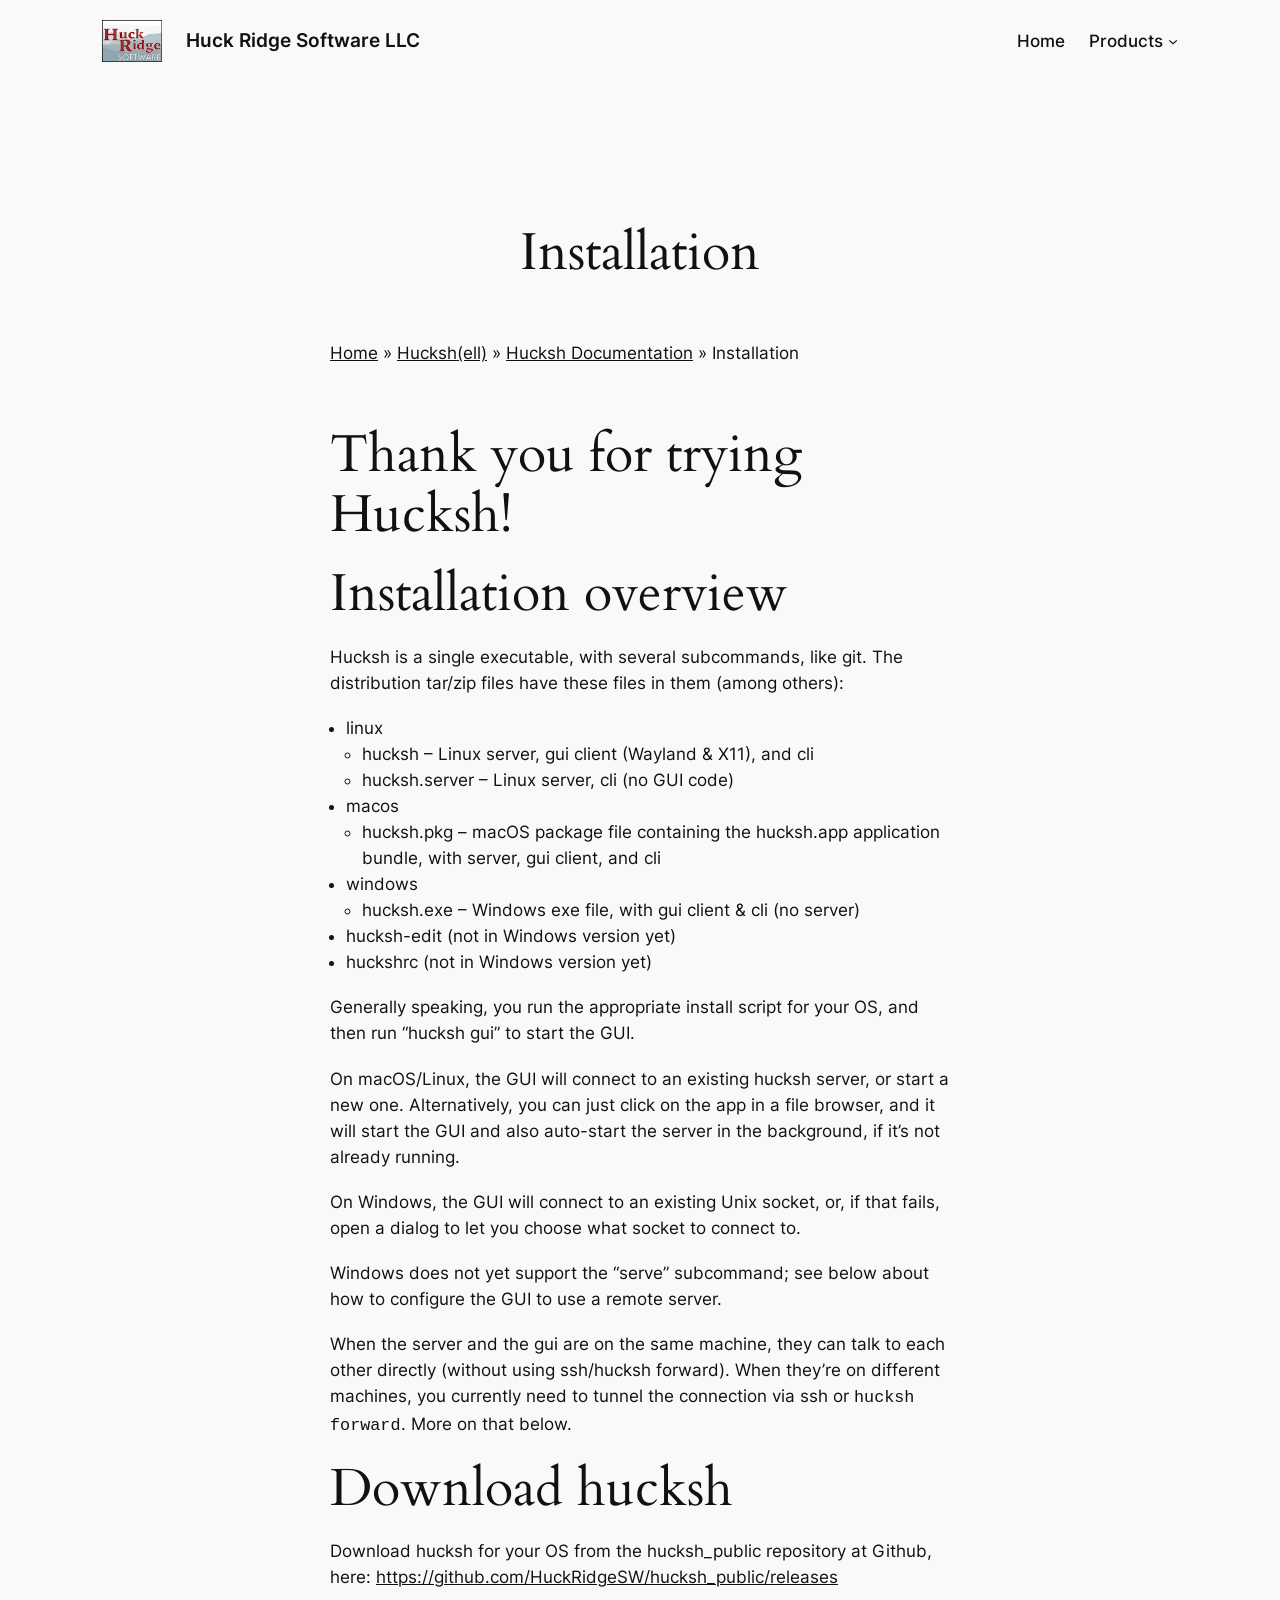
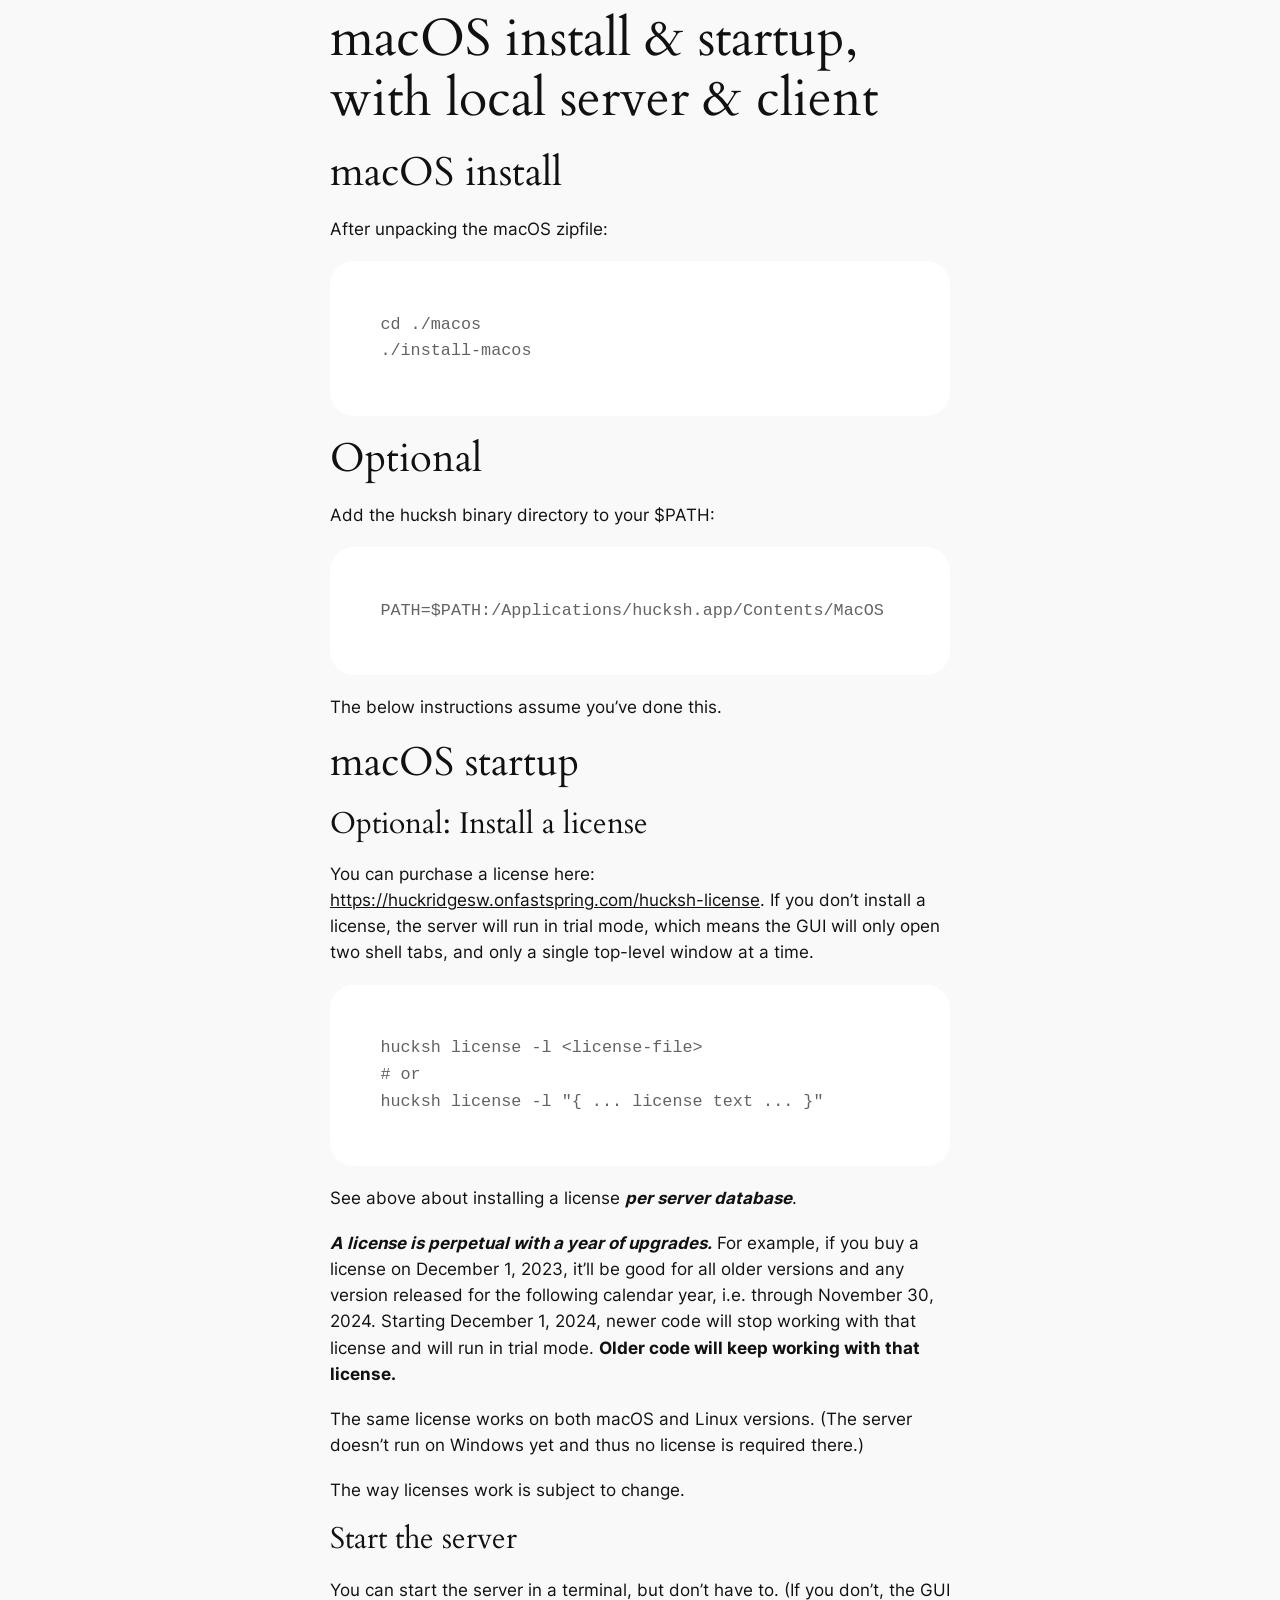
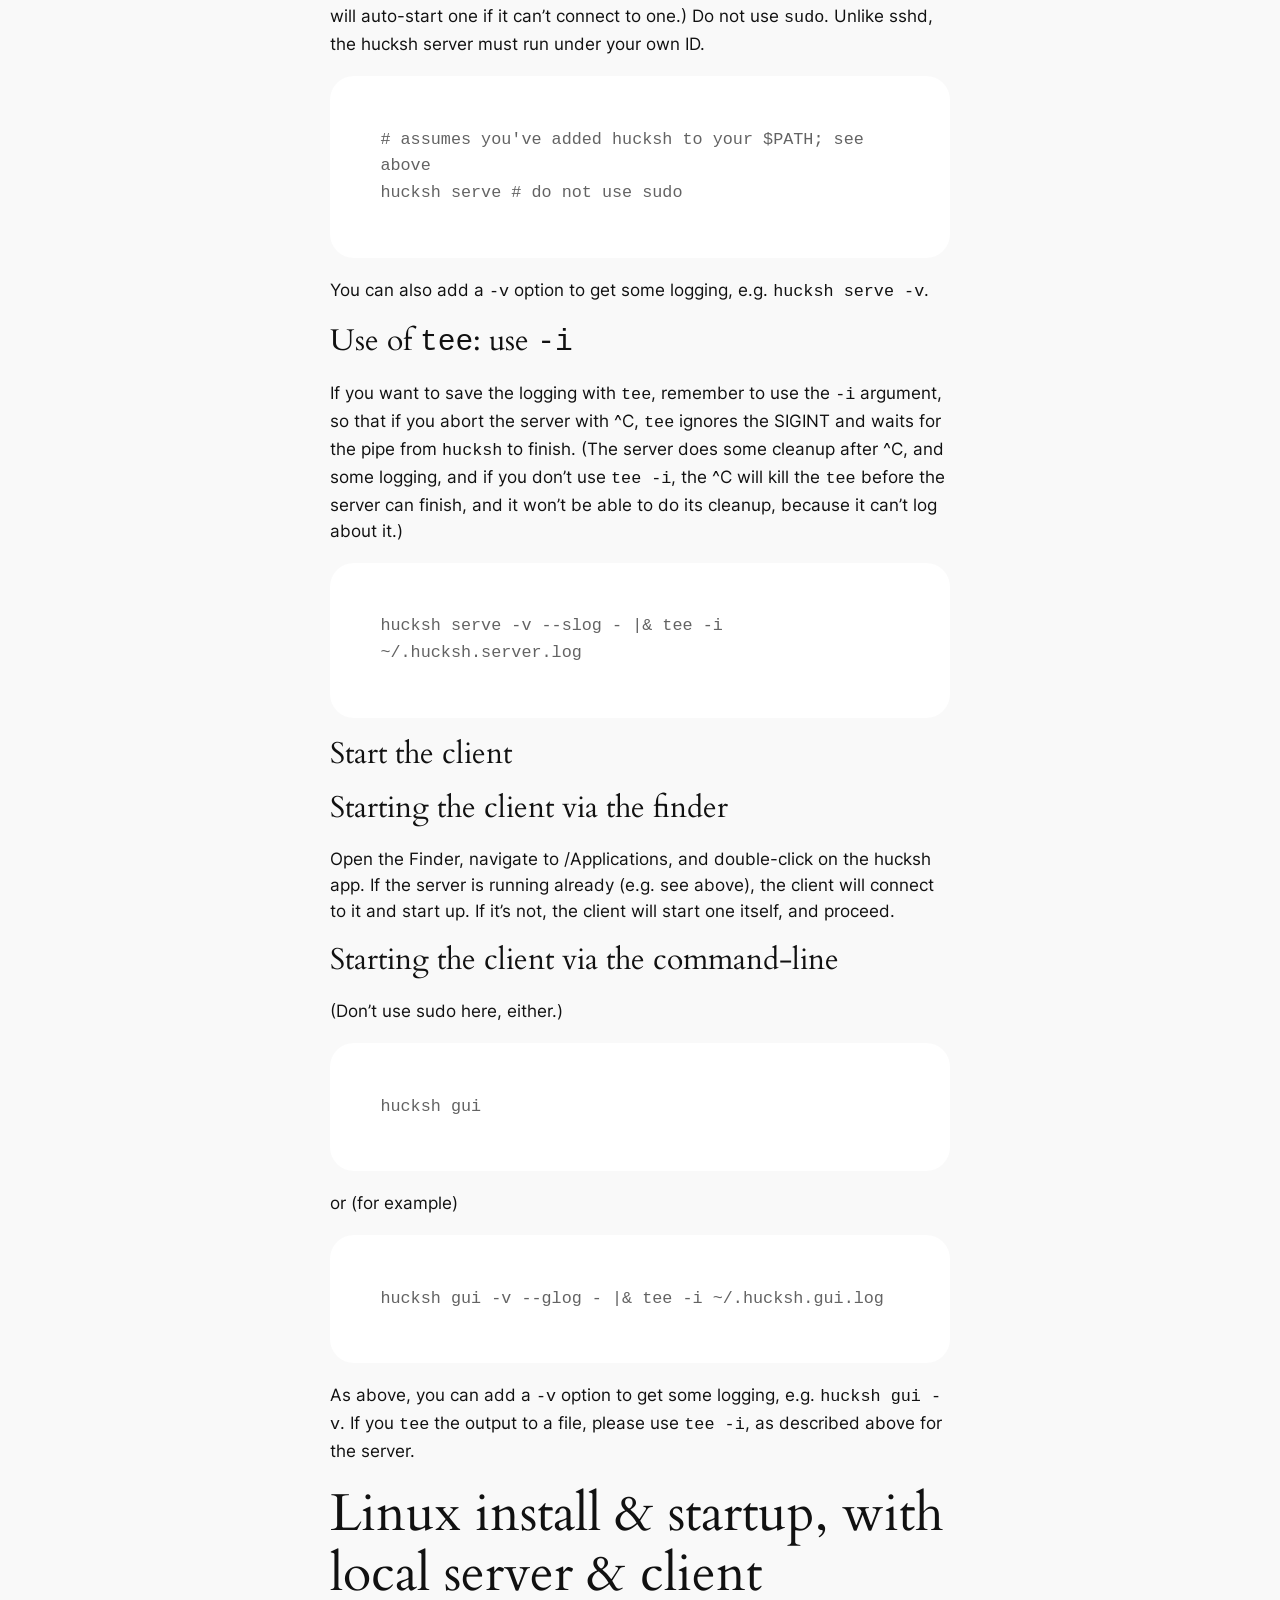
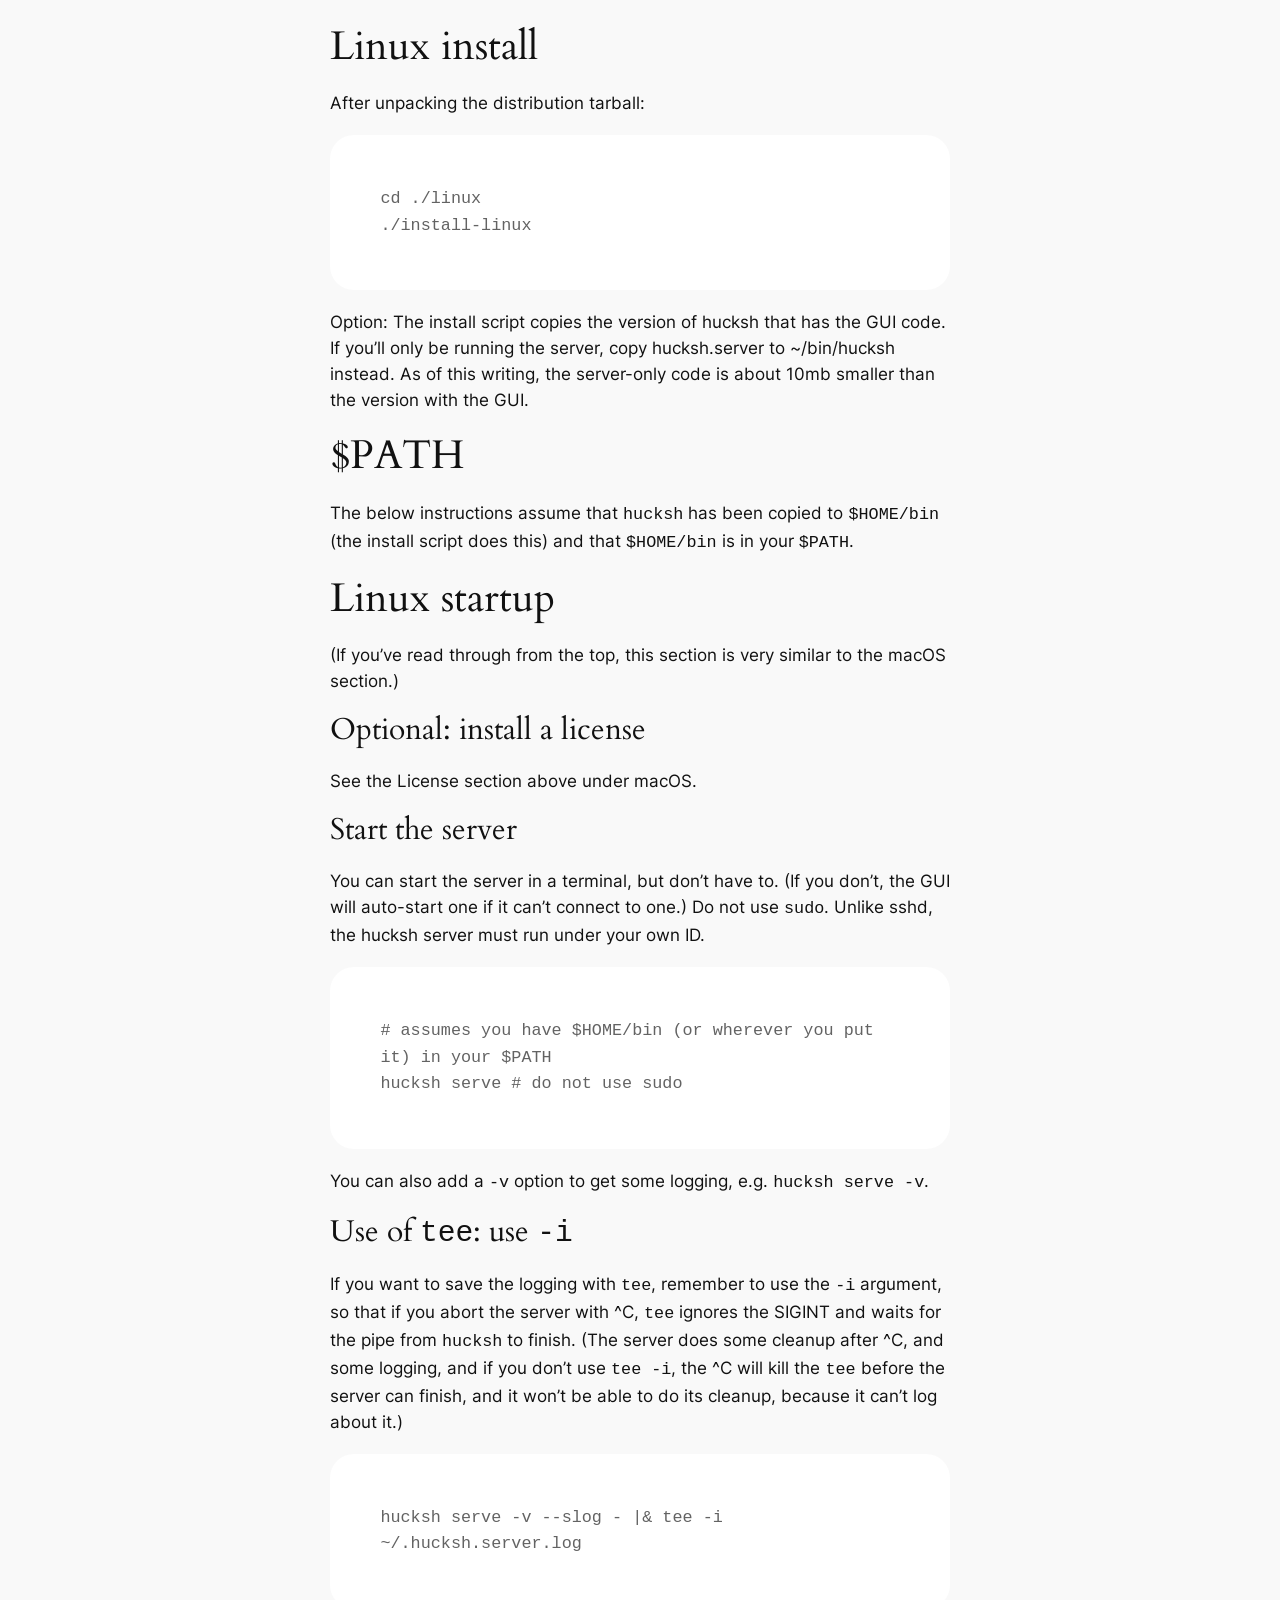
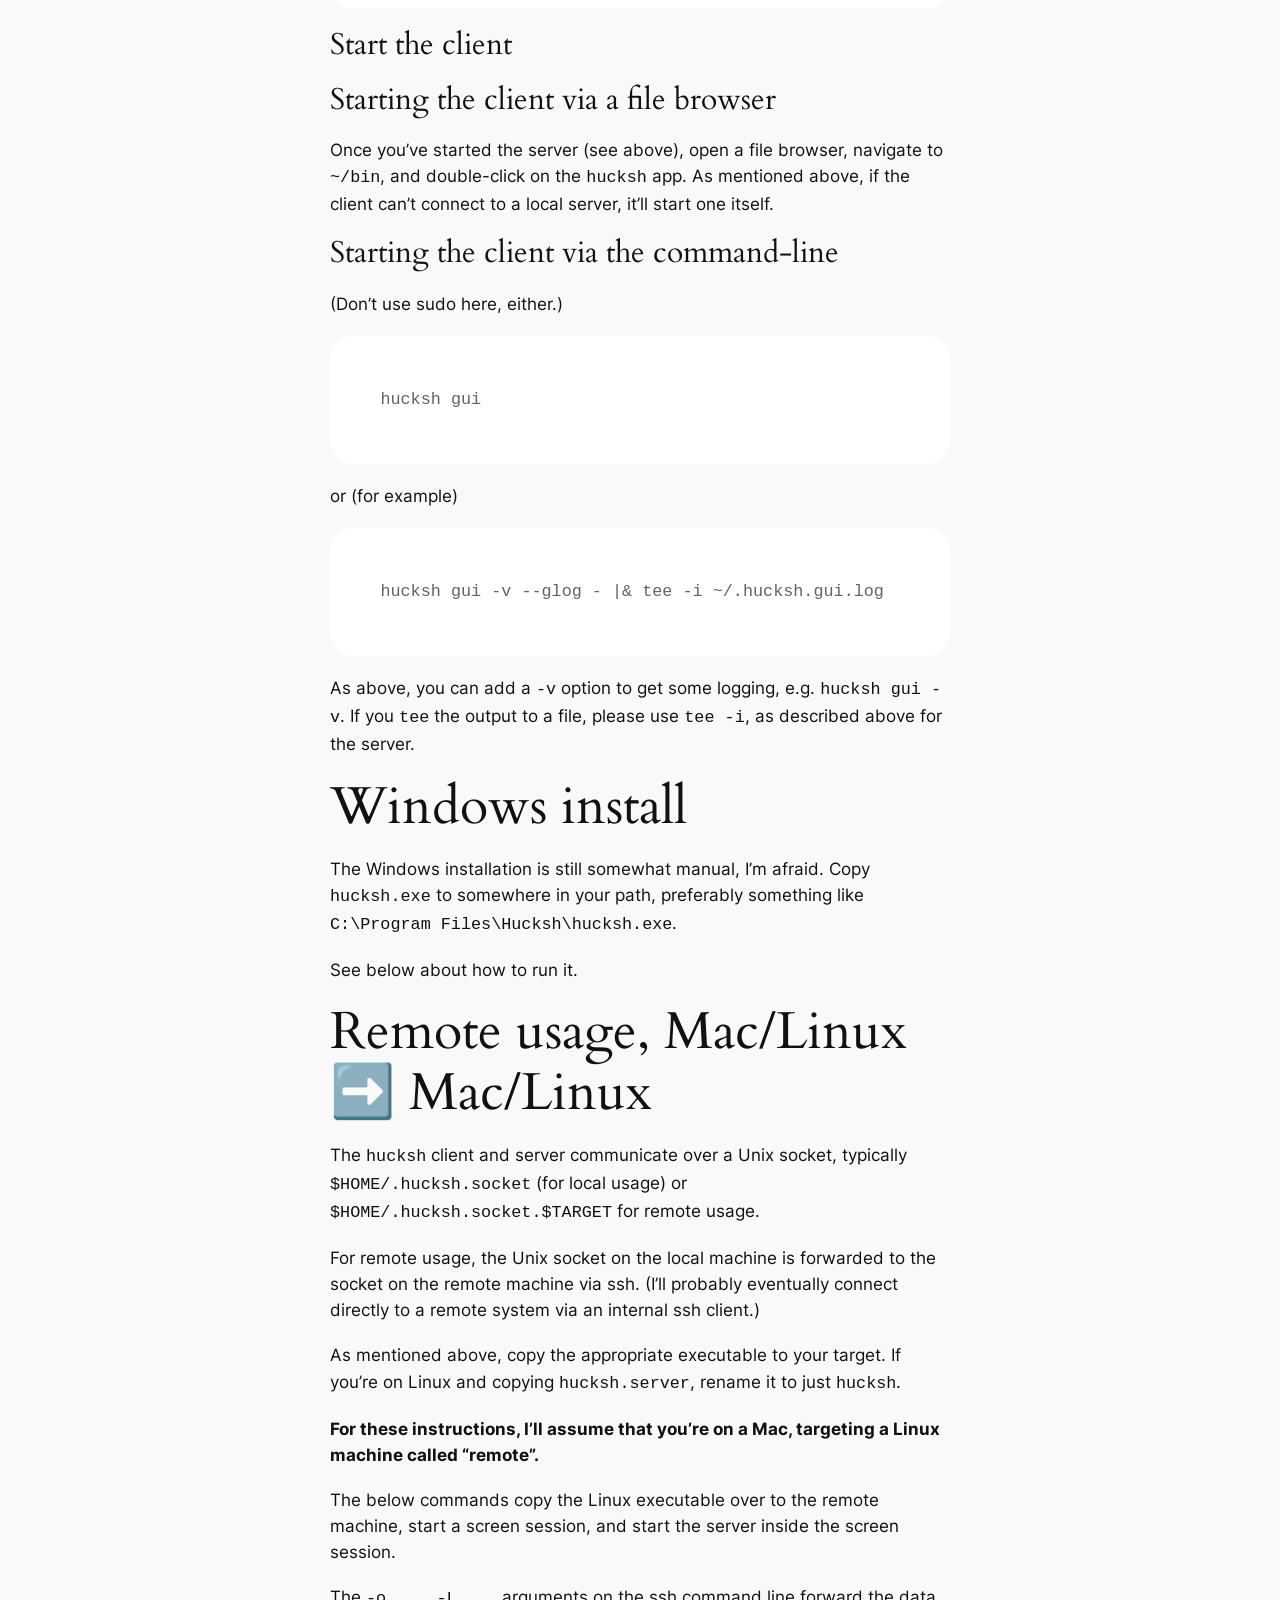
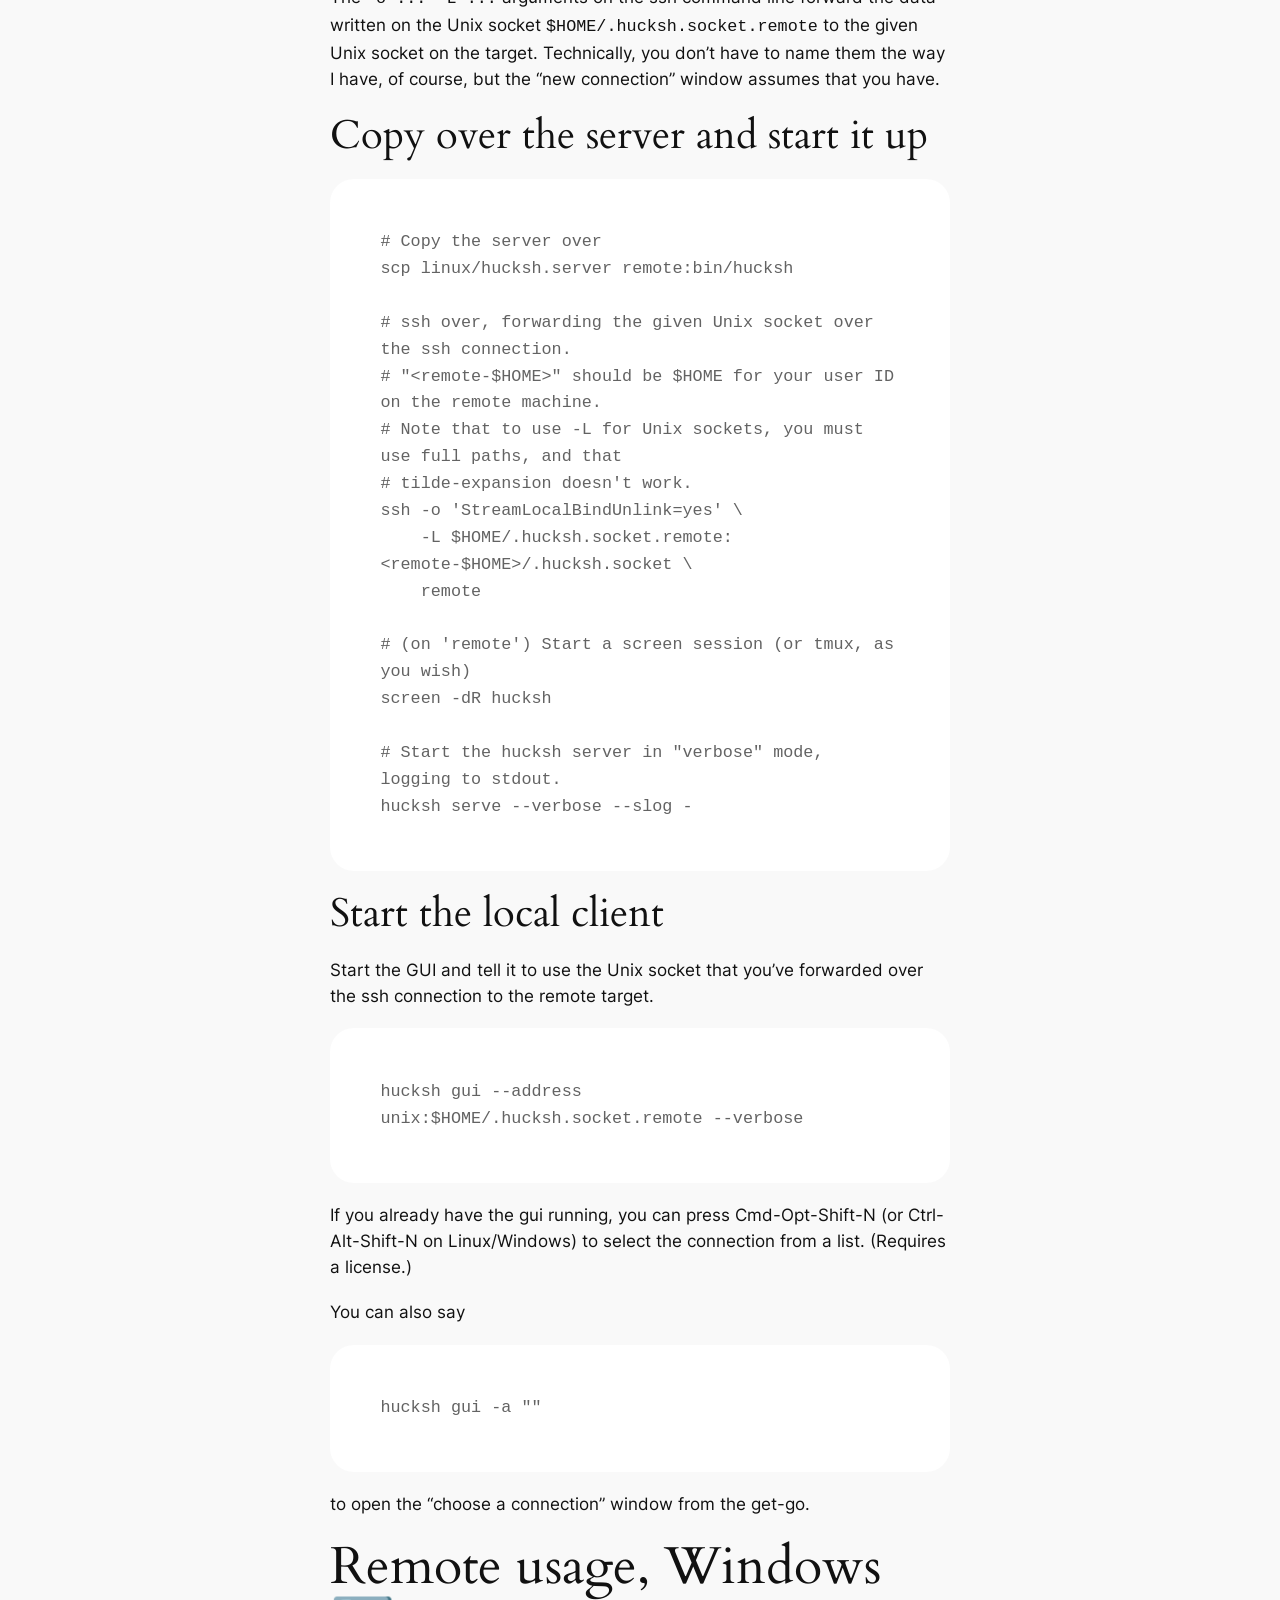
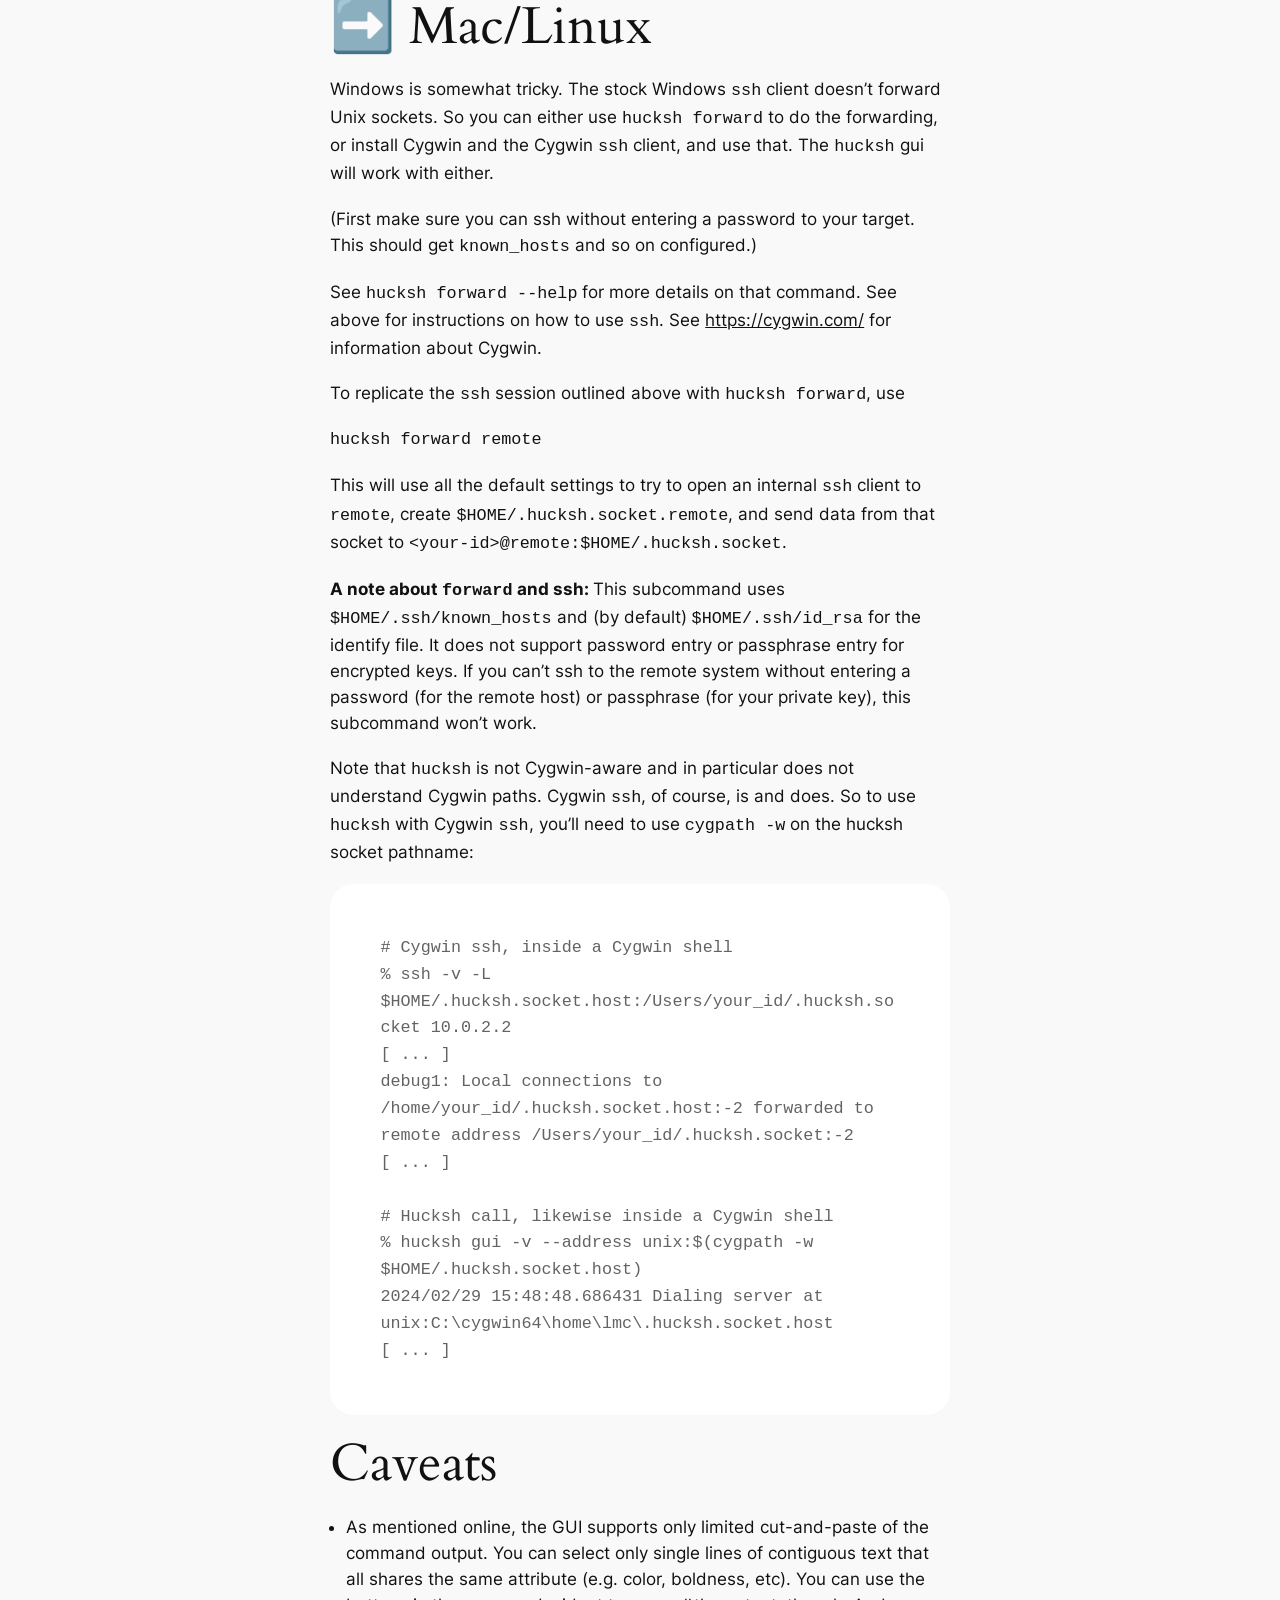
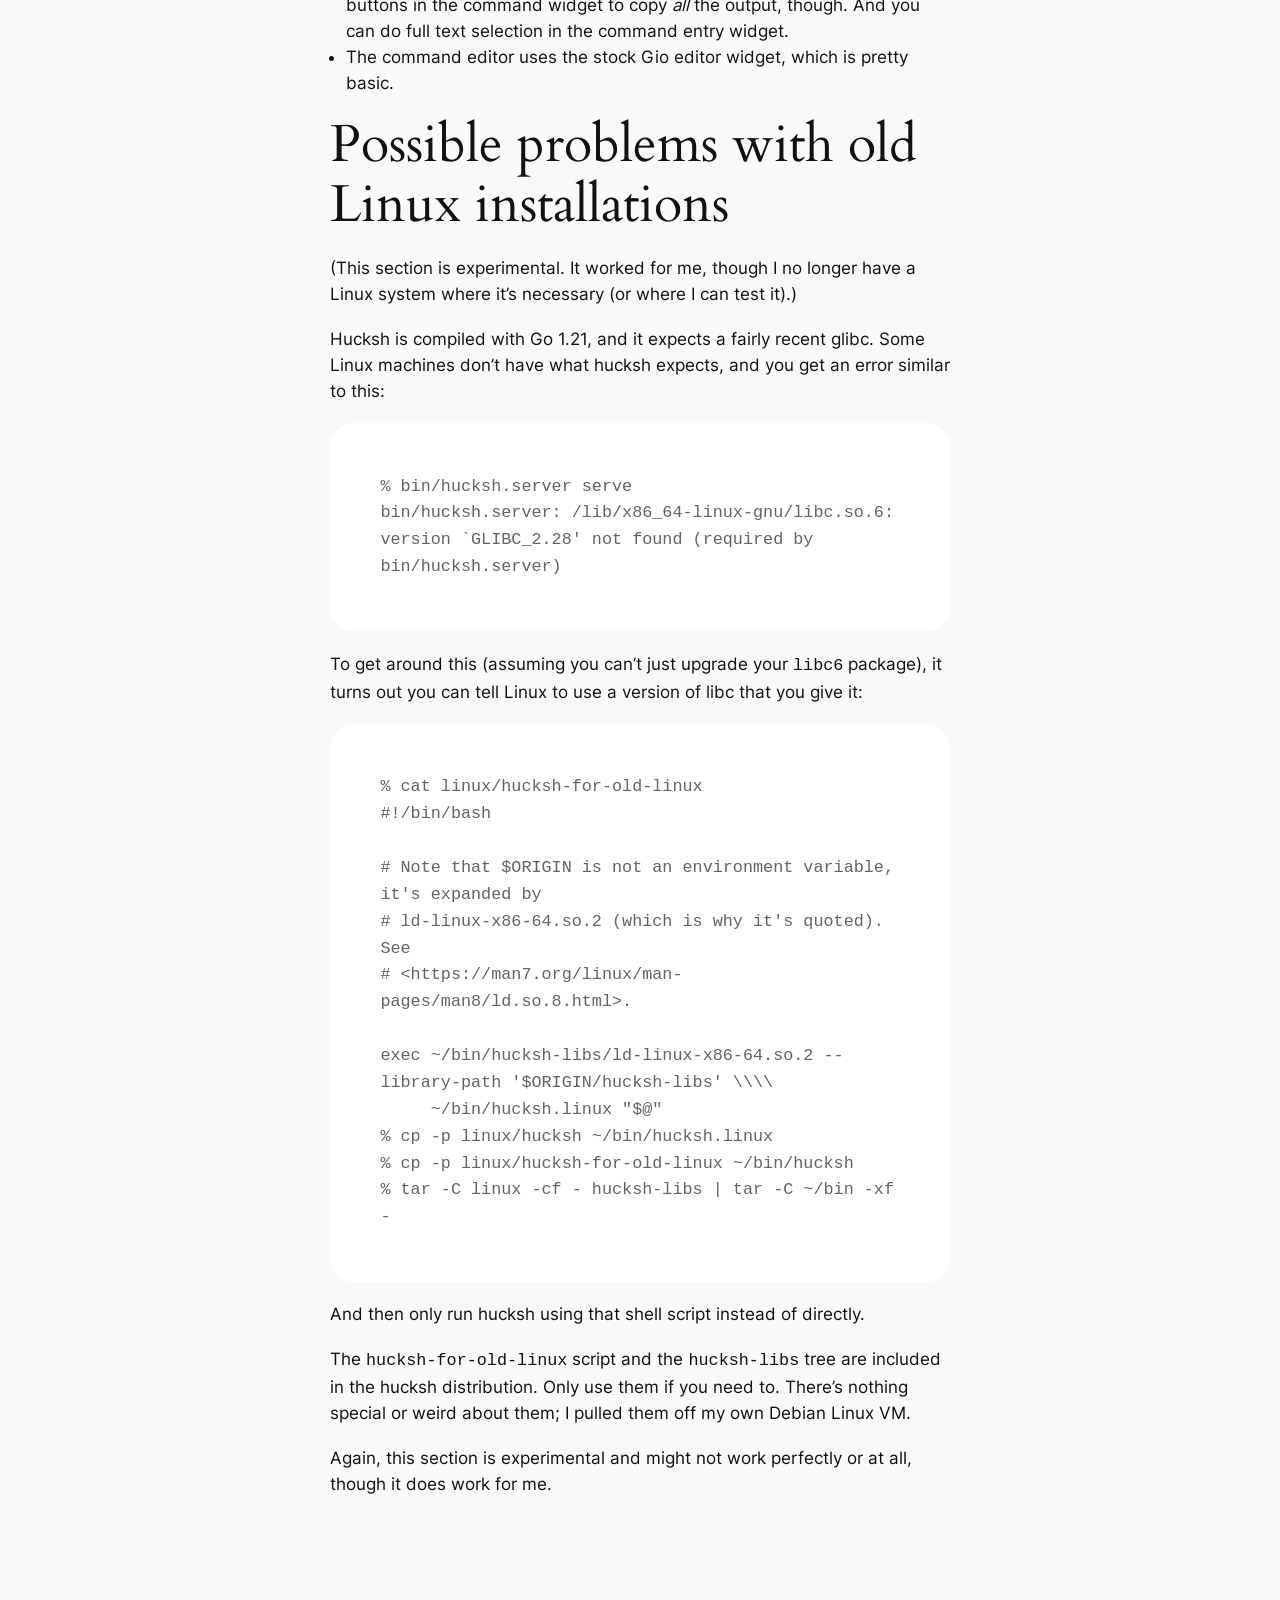
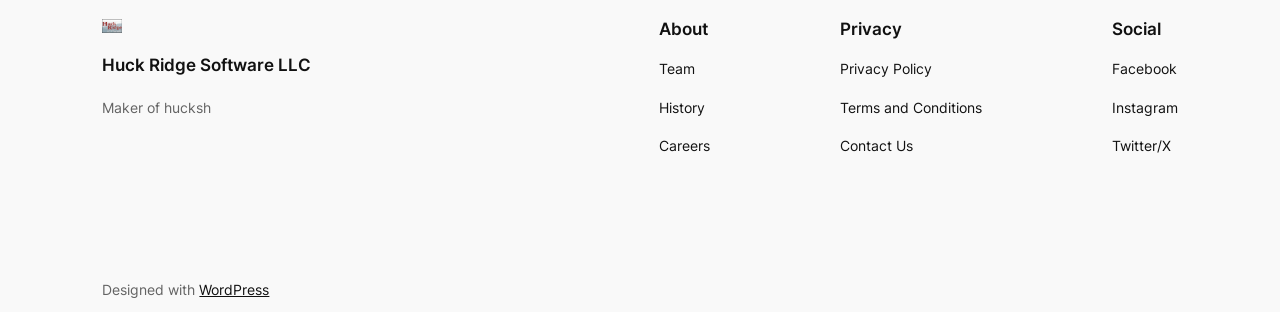
<file: docs/hucksh-documentation/installation/index.html>
<!DOCTYPE html>
<html dir="ltr" lang="en-US" prefix="og: https://ogp.me/ns#">
<head>
	<meta charset="UTF-8" />
	<meta name="viewport" content="width=device-width, initial-scale=1" />

		<!-- All in One SEO 4.6.7.1 - aioseo.com -->
		<title>Installation - Huck Ridge Software LLC</title>
		<meta name="description" content="Thank you for trying Hucksh! Installation overview Hucksh is a single executable, with several subcommands, like git. The distribution tar/zip files have these files in them (among others): linux hucksh - Linux server, gui client (Wayland &amp; X11), and cli hucksh.server - Linux server, cli (no GUI code) macos hucksh.pkg - macOS package file containing" />
		<meta name="robots" content="max-image-preview:large" />
		<link rel="canonical" href="index.html" />
		<meta name="generator" content="All in One SEO (AIOSEO) 4.6.7.1" />
		<meta property="og:locale" content="en_US" />
		<meta property="og:site_name" content="Huck Ridge Software LLC - Maker of hucksh" />
		<meta property="og:type" content="article" />
		<meta property="og:title" content="Installation - Huck Ridge Software LLC" />
		<meta property="og:description" content="Thank you for trying Hucksh! Installation overview Hucksh is a single executable, with several subcommands, like git. The distribution tar/zip files have these files in them (among others): linux hucksh - Linux server, gui client (Wayland &amp; X11), and cli hucksh.server - Linux server, cli (no GUI code) macos hucksh.pkg - macOS package file containing" />
		<meta property="og:url" content="https://huckridge.com/hucksh/hucksh-documentation/installation/" />
		<meta property="og:image" content="https://huckridge.com/wp-content/uploads/2015/03/HuckRidgeSW300px_LOGO109px.jpg" />
		<meta property="og:image:secure_url" content="https://huckridge.com/wp-content/uploads/2015/03/HuckRidgeSW300px_LOGO109px.jpg" />
		<meta property="og:image:width" content="109" />
		<meta property="og:image:height" content="76" />
		<meta property="article:published_time" content="2024-01-05T14:51:23+00:00" />
		<meta property="article:modified_time" content="2024-07-29T20:19:49+00:00" />
		<meta name="twitter:card" content="summary_large_image" />
		<meta name="twitter:site" content="@huckridgesw" />
		<meta name="twitter:title" content="Installation - Huck Ridge Software LLC" />
		<meta name="twitter:description" content="Thank you for trying Hucksh! Installation overview Hucksh is a single executable, with several subcommands, like git. The distribution tar/zip files have these files in them (among others): linux hucksh - Linux server, gui client (Wayland &amp; X11), and cli hucksh.server - Linux server, cli (no GUI code) macos hucksh.pkg - macOS package file containing" />
		<meta name="twitter:creator" content="@huckridgesw" />
		<meta name="twitter:image" content="https://huckridge.com/wp-content/uploads/2015/03/HuckRidgeSW300px_LOGO109px.jpg" />
		<script type="application/ld+json" class="aioseo-schema">
			{"@context":"https:\/\/schema.org","@graph":[{"@type":"BreadcrumbList","@id":"https:\/\/huckridge.com\/hucksh\/hucksh-documentation\/installation\/#breadcrumblist","itemListElement":[{"@type":"ListItem","@id":"https:\/\/huckridge.com\/#listItem","position":1,"name":"Home","item":"https:\/\/huckridge.com\/","nextItem":"https:\/\/huckridge.com\/hucksh\/#listItem"},{"@type":"ListItem","@id":"https:\/\/huckridge.com\/hucksh\/#listItem","position":2,"name":"Hucksh(ell)","item":"https:\/\/huckridge.com\/hucksh\/","nextItem":"https:\/\/huckridge.com\/hucksh\/hucksh-documentation\/#listItem","previousItem":"https:\/\/huckridge.com\/#listItem"},{"@type":"ListItem","@id":"https:\/\/huckridge.com\/hucksh\/hucksh-documentation\/#listItem","position":3,"name":"Hucksh Documentation","item":"https:\/\/huckridge.com\/hucksh\/hucksh-documentation\/","nextItem":"https:\/\/huckridge.com\/hucksh\/hucksh-documentation\/installation\/#listItem","previousItem":"https:\/\/huckridge.com\/hucksh\/#listItem"},{"@type":"ListItem","@id":"https:\/\/huckridge.com\/hucksh\/hucksh-documentation\/installation\/#listItem","position":4,"name":"Installation","previousItem":"https:\/\/huckridge.com\/hucksh\/hucksh-documentation\/#listItem"}]},{"@type":"Organization","@id":"https:\/\/huckridge.com\/#organization","name":"Huck Ridge Software LLC","description":"Maker of hucksh","url":"https:\/\/huckridge.com\/","sameAs":["https:\/\/twitter.com\/huckridgesw"]},{"@type":"WebPage","@id":"https:\/\/huckridge.com\/hucksh\/hucksh-documentation\/installation\/#webpage","url":"https:\/\/huckridge.com\/hucksh\/hucksh-documentation\/installation\/","name":"Installation - Huck Ridge Software LLC","description":"Thank you for trying Hucksh! Installation overview Hucksh is a single executable, with several subcommands, like git. The distribution tar\/zip files have these files in them (among others): linux hucksh - Linux server, gui client (Wayland & X11), and cli hucksh.server - Linux server, cli (no GUI code) macos hucksh.pkg - macOS package file containing","inLanguage":"en-US","isPartOf":{"@id":"https:\/\/huckridge.com\/#website"},"breadcrumb":{"@id":"https:\/\/huckridge.com\/hucksh\/hucksh-documentation\/installation\/#breadcrumblist"},"datePublished":"2024-01-05T09:51:23-05:00","dateModified":"2024-07-29T16:19:49-04:00"},{"@type":"WebSite","@id":"https:\/\/huckridge.com\/#website","url":"https:\/\/huckridge.com\/","name":"Huck Ridge Software LLC","description":"Maker of hucksh","inLanguage":"en-US","publisher":{"@id":"https:\/\/huckridge.com\/#organization"}}]}
		</script>
		<!-- All in One SEO -->


<link rel="alternate" type="application/rss+xml" title="Huck Ridge Software LLC &raquo; Feed" href="https://huckridge.com/feed/" />
<link rel="alternate" type="application/rss+xml" title="Huck Ridge Software LLC &raquo; Comments Feed" href="https://huckridge.com/comments/feed/" />
		<!-- This site uses the Google Analytics by MonsterInsights plugin v9.0.0 - Using Analytics tracking - https://www.monsterinsights.com/ -->
							<script src="https://www.googletagmanager.com/gtag/js?id=G-1WCZ7PCRJ5"  data-cfasync="false" data-wpfc-render="false" async></script>
			<script data-cfasync="false" data-wpfc-render="false">
				var mi_version = '9.0.0';
				var mi_track_user = true;
				var mi_no_track_reason = '';
								var MonsterInsightsDefaultLocations = {"page_location":"https:\/\/huckridge.com\/hucksh\/hucksh-documentation\/installation\/","page_referrer":"https:\/\/huckridge.com\/hucksh\/hucksh-documentation\/"};
				if ( typeof MonsterInsightsPrivacyGuardFilter === 'function' ) {
					var MonsterInsightsLocations = (typeof MonsterInsightsExcludeQuery === 'object') ? MonsterInsightsPrivacyGuardFilter( MonsterInsightsExcludeQuery ) : MonsterInsightsPrivacyGuardFilter( MonsterInsightsDefaultLocations );
				} else {
					var MonsterInsightsLocations = (typeof MonsterInsightsExcludeQuery === 'object') ? MonsterInsightsExcludeQuery : MonsterInsightsDefaultLocations;
				}

								var disableStrs = [
										'ga-disable-G-1WCZ7PCRJ5',
									];

				/* Function to detect opted out users */
				function __gtagTrackerIsOptedOut() {
					for (var index = 0; index < disableStrs.length; index++) {
						if (document.cookie.indexOf(disableStrs[index] + '=true') > -1) {
							return true;
						}
					}

					return false;
				}

				/* Disable tracking if the opt-out cookie exists. */
				if (__gtagTrackerIsOptedOut()) {
					for (var index = 0; index < disableStrs.length; index++) {
						window[disableStrs[index]] = true;
					}
				}

				/* Opt-out function */
				function __gtagTrackerOptout() {
					for (var index = 0; index < disableStrs.length; index++) {
						document.cookie = disableStrs[index] + '=true; expires=Thu, 31 Dec 2099 23:59:59 UTC; path=/';
						window[disableStrs[index]] = true;
					}
				}

				if ('undefined' === typeof gaOptout) {
					function gaOptout() {
						__gtagTrackerOptout();
					}
				}
								window.dataLayer = window.dataLayer || [];

				window.MonsterInsightsDualTracker = {
					helpers: {},
					trackers: {},
				};
				if (mi_track_user) {
					function __gtagDataLayer() {
						dataLayer.push(arguments);
					}

					function __gtagTracker(type, name, parameters) {
						if (!parameters) {
							parameters = {};
						}

						if (parameters.send_to) {
							__gtagDataLayer.apply(null, arguments);
							return;
						}

						if (type === 'event') {
														parameters.send_to = monsterinsights_frontend.v4_id;
							var hookName = name;
							if (typeof parameters['event_category'] !== 'undefined') {
								hookName = parameters['event_category'] + ':' + name;
							}

							if (typeof MonsterInsightsDualTracker.trackers[hookName] !== 'undefined') {
								MonsterInsightsDualTracker.trackers[hookName](parameters);
							} else {
								__gtagDataLayer('event', name, parameters);
							}
							
						} else {
							__gtagDataLayer.apply(null, arguments);
						}
					}

					__gtagTracker('js', new Date());
					__gtagTracker('set', {
						'developer_id.dZGIzZG': true,
											});
					if ( MonsterInsightsLocations.page_location ) {
						__gtagTracker('set', MonsterInsightsLocations);
					}
										__gtagTracker('config', 'G-1WCZ7PCRJ5', {"forceSSL":"true"} );
															window.gtag = __gtagTracker;										(function () {
						/* https://developers.google.com/analytics/devguides/collection/analyticsjs/ */
						/* ga and __gaTracker compatibility shim. */
						var noopfn = function () {
							return null;
						};
						var newtracker = function () {
							return new Tracker();
						};
						var Tracker = function () {
							return null;
						};
						var p = Tracker.prototype;
						p.get = noopfn;
						p.set = noopfn;
						p.send = function () {
							var args = Array.prototype.slice.call(arguments);
							args.unshift('send');
							__gaTracker.apply(null, args);
						};
						var __gaTracker = function () {
							var len = arguments.length;
							if (len === 0) {
								return;
							}
							var f = arguments[len - 1];
							if (typeof f !== 'object' || f === null || typeof f.hitCallback !== 'function') {
								if ('send' === arguments[0]) {
									var hitConverted, hitObject = false, action;
									if ('event' === arguments[1]) {
										if ('undefined' !== typeof arguments[3]) {
											hitObject = {
												'eventAction': arguments[3],
												'eventCategory': arguments[2],
												'eventLabel': arguments[4],
												'value': arguments[5] ? arguments[5] : 1,
											}
										}
									}
									if ('pageview' === arguments[1]) {
										if ('undefined' !== typeof arguments[2]) {
											hitObject = {
												'eventAction': 'page_view',
												'page_path': arguments[2],
											}
										}
									}
									if (typeof arguments[2] === 'object') {
										hitObject = arguments[2];
									}
									if (typeof arguments[5] === 'object') {
										Object.assign(hitObject, arguments[5]);
									}
									if ('undefined' !== typeof arguments[1].hitType) {
										hitObject = arguments[1];
										if ('pageview' === hitObject.hitType) {
											hitObject.eventAction = 'page_view';
										}
									}
									if (hitObject) {
										action = 'timing' === arguments[1].hitType ? 'timing_complete' : hitObject.eventAction;
										hitConverted = mapArgs(hitObject);
										__gtagTracker('event', action, hitConverted);
									}
								}
								return;
							}

							function mapArgs(args) {
								var arg, hit = {};
								var gaMap = {
									'eventCategory': 'event_category',
									'eventAction': 'event_action',
									'eventLabel': 'event_label',
									'eventValue': 'event_value',
									'nonInteraction': 'non_interaction',
									'timingCategory': 'event_category',
									'timingVar': 'name',
									'timingValue': 'value',
									'timingLabel': 'event_label',
									'page': 'page_path',
									'location': 'page_location',
									'title': 'page_title',
									'referrer' : 'page_referrer',
								};
								for (arg in args) {
																		if (!(!args.hasOwnProperty(arg) || !gaMap.hasOwnProperty(arg))) {
										hit[gaMap[arg]] = args[arg];
									} else {
										hit[arg] = args[arg];
									}
								}
								return hit;
							}

							try {
								f.hitCallback();
							} catch (ex) {
							}
						};
						__gaTracker.create = newtracker;
						__gaTracker.getByName = newtracker;
						__gaTracker.getAll = function () {
							return [];
						};
						__gaTracker.remove = noopfn;
						__gaTracker.loaded = true;
						window['__gaTracker'] = __gaTracker;
					})();
									} else {
										console.log("");
					(function () {
						function __gtagTracker() {
							return null;
						}

						window['__gtagTracker'] = __gtagTracker;
						window['gtag'] = __gtagTracker;
					})();
									}
			</script>
				<!-- / Google Analytics by MonsterInsights -->
		<script>
window._wpemojiSettings = {"baseUrl":"https:\/\/s.w.org\/images\/core\/emoji\/15.0.3\/72x72\/","ext":".png","svgUrl":"https:\/\/s.w.org\/images\/core\/emoji\/15.0.3\/svg\/","svgExt":".svg","source":{"concatemoji":"https:\/\/huckridge.com\/wp-includes\/js\/wp-emoji-release.min.js?ver=6.6.1"}};
/*! This file is auto-generated */
!function(i,n){var o,s,e;function c(e){try{var t={supportTests:e,timestamp:(new Date).valueOf()};sessionStorage.setItem(o,JSON.stringify(t))}catch(e){}}function p(e,t,n){e.clearRect(0,0,e.canvas.width,e.canvas.height),e.fillText(t,0,0);var t=new Uint32Array(e.getImageData(0,0,e.canvas.width,e.canvas.height).data),r=(e.clearRect(0,0,e.canvas.width,e.canvas.height),e.fillText(n,0,0),new Uint32Array(e.getImageData(0,0,e.canvas.width,e.canvas.height).data));return t.every(function(e,t){return e===r[t]})}function u(e,t,n){switch(t){case"flag":return n(e,"\ud83c\udff3\ufe0f\u200d\u26a7\ufe0f","\ud83c\udff3\ufe0f\u200b\u26a7\ufe0f")?!1:!n(e,"\ud83c\uddfa\ud83c\uddf3","\ud83c\uddfa\u200b\ud83c\uddf3")&&!n(e,"\ud83c\udff4\udb40\udc67\udb40\udc62\udb40\udc65\udb40\udc6e\udb40\udc67\udb40\udc7f","\ud83c\udff4\u200b\udb40\udc67\u200b\udb40\udc62\u200b\udb40\udc65\u200b\udb40\udc6e\u200b\udb40\udc67\u200b\udb40\udc7f");case"emoji":return!n(e,"\ud83d\udc26\u200d\u2b1b","\ud83d\udc26\u200b\u2b1b")}return!1}function f(e,t,n){var r="undefined"!=typeof WorkerGlobalScope&&self instanceof WorkerGlobalScope?new OffscreenCanvas(300,150):i.createElement("canvas"),a=r.getContext("2d",{willReadFrequently:!0}),o=(a.textBaseline="top",a.font="600 32px Arial",{});return e.forEach(function(e){o[e]=t(a,e,n)}),o}function t(e){var t=i.createElement("script");t.src=e,t.defer=!0,i.head.appendChild(t)}"undefined"!=typeof Promise&&(o="wpEmojiSettingsSupports",s=["flag","emoji"],n.supports={everything:!0,everythingExceptFlag:!0},e=new Promise(function(e){i.addEventListener("DOMContentLoaded",e,{once:!0})}),new Promise(function(t){var n=function(){try{var e=JSON.parse(sessionStorage.getItem(o));if("object"==typeof e&&"number"==typeof e.timestamp&&(new Date).valueOf()<e.timestamp+604800&&"object"==typeof e.supportTests)return e.supportTests}catch(e){}return null}();if(!n){if("undefined"!=typeof Worker&&"undefined"!=typeof OffscreenCanvas&&"undefined"!=typeof URL&&URL.createObjectURL&&"undefined"!=typeof Blob)try{var e="postMessage("+f.toString()+"("+[JSON.stringify(s),u.toString(),p.toString()].join(",")+"));",r=new Blob([e],{type:"text/javascript"}),a=new Worker(URL.createObjectURL(r),{name:"wpTestEmojiSupports"});return void(a.onmessage=function(e){c(n=e.data),a.terminate(),t(n)})}catch(e){}c(n=f(s,u,p))}t(n)}).then(function(e){for(var t in e)n.supports[t]=e[t],n.supports.everything=n.supports.everything&&n.supports[t],"flag"!==t&&(n.supports.everythingExceptFlag=n.supports.everythingExceptFlag&&n.supports[t]);n.supports.everythingExceptFlag=n.supports.everythingExceptFlag&&!n.supports.flag,n.DOMReady=!1,n.readyCallback=function(){n.DOMReady=!0}}).then(function(){return e}).then(function(){var e;n.supports.everything||(n.readyCallback(),(e=n.source||{}).concatemoji?t(e.concatemoji):e.wpemoji&&e.twemoji&&(t(e.twemoji),t(e.wpemoji)))}))}((window,document),window._wpemojiSettings);
</script>
<style id='wp-block-site-logo-inline-css'>
.wp-block-site-logo{box-sizing:border-box;line-height:0}.wp-block-site-logo a{display:inline-block;line-height:0}.wp-block-site-logo.is-default-size img{height:auto;width:120px}.wp-block-site-logo img{height:auto;max-width:100%}.wp-block-site-logo a,.wp-block-site-logo img{border-radius:inherit}.wp-block-site-logo.aligncenter{margin-left:auto;margin-right:auto;text-align:center}:root :where(.wp-block-site-logo.is-style-rounded){border-radius:9999px}
</style>
<style id='wp-block-site-title-inline-css'>
:root :where(.wp-block-site-title a){color:inherit}
</style>
<style id='wp-block-group-inline-css'>
.wp-block-group{box-sizing:border-box}:where(.wp-block-group.wp-block-group-is-layout-constrained){position:relative}
</style>
<style id='wp-block-navigation-link-inline-css'>
.wp-block-navigation .wp-block-navigation-item__label{overflow-wrap:break-word}.wp-block-navigation .wp-block-navigation-item__description{display:none}.link-ui-tools{border-top:1px solid #f0f0f0;padding:8px}.link-ui-block-inserter{padding-top:8px}.link-ui-block-inserter__back{margin-left:8px;text-transform:uppercase}

				.is-style-arrow-link .wp-block-navigation-item__label:after {
					content: "\2197";
					padding-inline-start: 0.25rem;
					vertical-align: middle;
					text-decoration: none;
					display: inline-block;
				}
</style>
<link rel='stylesheet' id='wp-block-navigation-css' href='../../blocks/navigation/style.min.css%3Fver=6.6.1.css' media='all' />
<style id='wp-block-spacer-inline-css'>
.wp-block-spacer{clear:both}
</style>
<style id='wp-block-post-title-inline-css'>
.wp-block-post-title{box-sizing:border-box;word-break:break-word}.wp-block-post-title a{display:inline-block}
</style>
<style id='wp-block-post-featured-image-inline-css'>
.wp-block-post-featured-image{margin-left:0;margin-right:0}.wp-block-post-featured-image a{display:block;height:100%}.wp-block-post-featured-image img{box-sizing:border-box;height:auto;max-width:100%;vertical-align:bottom;width:100%}.wp-block-post-featured-image.alignfull img,.wp-block-post-featured-image.alignwide img{width:100%}.wp-block-post-featured-image .wp-block-post-featured-image__overlay.has-background-dim{background-color:#000;inset:0;position:absolute}.wp-block-post-featured-image{position:relative}.wp-block-post-featured-image .wp-block-post-featured-image__overlay.has-background-gradient{background-color:initial}.wp-block-post-featured-image .wp-block-post-featured-image__overlay.has-background-dim-0{opacity:0}.wp-block-post-featured-image .wp-block-post-featured-image__overlay.has-background-dim-10{opacity:.1}.wp-block-post-featured-image .wp-block-post-featured-image__overlay.has-background-dim-20{opacity:.2}.wp-block-post-featured-image .wp-block-post-featured-image__overlay.has-background-dim-30{opacity:.3}.wp-block-post-featured-image .wp-block-post-featured-image__overlay.has-background-dim-40{opacity:.4}.wp-block-post-featured-image .wp-block-post-featured-image__overlay.has-background-dim-50{opacity:.5}.wp-block-post-featured-image .wp-block-post-featured-image__overlay.has-background-dim-60{opacity:.6}.wp-block-post-featured-image .wp-block-post-featured-image__overlay.has-background-dim-70{opacity:.7}.wp-block-post-featured-image .wp-block-post-featured-image__overlay.has-background-dim-80{opacity:.8}.wp-block-post-featured-image .wp-block-post-featured-image__overlay.has-background-dim-90{opacity:.9}.wp-block-post-featured-image .wp-block-post-featured-image__overlay.has-background-dim-100{opacity:1}.wp-block-post-featured-image:where(.alignleft,.alignright){width:100%}
</style>
<style id='wp-block-heading-inline-css'>
h1.has-background,h2.has-background,h3.has-background,h4.has-background,h5.has-background,h6.has-background{padding:1.25em 2.375em}h1.has-text-align-left[style*=writing-mode]:where([style*=vertical-lr]),h1.has-text-align-right[style*=writing-mode]:where([style*=vertical-rl]),h2.has-text-align-left[style*=writing-mode]:where([style*=vertical-lr]),h2.has-text-align-right[style*=writing-mode]:where([style*=vertical-rl]),h3.has-text-align-left[style*=writing-mode]:where([style*=vertical-lr]),h3.has-text-align-right[style*=writing-mode]:where([style*=vertical-rl]),h4.has-text-align-left[style*=writing-mode]:where([style*=vertical-lr]),h4.has-text-align-right[style*=writing-mode]:where([style*=vertical-rl]),h5.has-text-align-left[style*=writing-mode]:where([style*=vertical-lr]),h5.has-text-align-right[style*=writing-mode]:where([style*=vertical-rl]),h6.has-text-align-left[style*=writing-mode]:where([style*=vertical-lr]),h6.has-text-align-right[style*=writing-mode]:where([style*=vertical-rl]){rotate:180deg}

				.is-style-asterisk:before {
					content: '';
					width: 1.5rem;
					height: 3rem;
					background: var(--wp--preset--color--contrast-2, currentColor);
					clip-path: path('M11.93.684v8.039l5.633-5.633 1.216 1.23-5.66 5.66h8.04v1.737H13.2l5.701 5.701-1.23 1.23-5.742-5.742V21h-1.737v-8.094l-5.77 5.77-1.23-1.217 5.743-5.742H.842V9.98h8.162l-5.701-5.7 1.23-1.231 5.66 5.66V.684h1.737Z');
					display: block;
				}

				/* Hide the asterisk if the heading has no content, to avoid using empty headings to display the asterisk only, which is an A11Y issue */
				.is-style-asterisk:empty:before {
					content: none;
				}

				.is-style-asterisk:-moz-only-whitespace:before {
					content: none;
				}

				.is-style-asterisk.has-text-align-center:before {
					margin: 0 auto;
				}

				.is-style-asterisk.has-text-align-right:before {
					margin-left: auto;
				}

				.rtl .is-style-asterisk.has-text-align-left:before {
					margin-right: auto;
				}
</style>
<style id='wp-block-paragraph-inline-css'>
.is-small-text{font-size:.875em}.is-regular-text{font-size:1em}.is-large-text{font-size:2.25em}.is-larger-text{font-size:3em}.has-drop-cap:not(:focus):first-letter{float:left;font-size:8.4em;font-style:normal;font-weight:100;line-height:.68;margin:.05em .1em 0 0;text-transform:uppercase}body.rtl .has-drop-cap:not(:focus):first-letter{float:none;margin-left:.1em}p.has-drop-cap.has-background{overflow:hidden}:root :where(p.has-background){padding:1.25em 2.375em}:where(p.has-text-color:not(.has-link-color)) a{color:inherit}p.has-text-align-left[style*="writing-mode:vertical-lr"],p.has-text-align-right[style*="writing-mode:vertical-rl"]{rotate:180deg}
</style>
<style id='wp-block-list-inline-css'>
ol,ul{box-sizing:border-box}:root :where(ul.has-background,ol.has-background){padding:1.25em 2.375em}

				ul.is-style-checkmark-list {
					list-style-type: "\2713";
				}

				ul.is-style-checkmark-list li {
					padding-inline-start: 1ch;
				}
</style>
<style id='wp-block-code-inline-css'>
.wp-block-code{box-sizing:border-box}.wp-block-code code{display:block;font-family:inherit;overflow-wrap:break-word;white-space:pre-wrap}
</style>
<style id='wp-block-preformatted-inline-css'>
.wp-block-preformatted{box-sizing:border-box;white-space:pre-wrap}:where(.wp-block-preformatted.has-background){padding:1.25em 2.375em}
</style>
<style id='wp-block-columns-inline-css'>
.wp-block-columns{align-items:normal!important;box-sizing:border-box;display:flex;flex-wrap:wrap!important}@media (min-width:782px){.wp-block-columns{flex-wrap:nowrap!important}}.wp-block-columns.are-vertically-aligned-top{align-items:flex-start}.wp-block-columns.are-vertically-aligned-center{align-items:center}.wp-block-columns.are-vertically-aligned-bottom{align-items:flex-end}@media (max-width:781px){.wp-block-columns:not(.is-not-stacked-on-mobile)>.wp-block-column{flex-basis:100%!important}}@media (min-width:782px){.wp-block-columns:not(.is-not-stacked-on-mobile)>.wp-block-column{flex-basis:0;flex-grow:1}.wp-block-columns:not(.is-not-stacked-on-mobile)>.wp-block-column[style*=flex-basis]{flex-grow:0}}.wp-block-columns.is-not-stacked-on-mobile{flex-wrap:nowrap!important}.wp-block-columns.is-not-stacked-on-mobile>.wp-block-column{flex-basis:0;flex-grow:1}.wp-block-columns.is-not-stacked-on-mobile>.wp-block-column[style*=flex-basis]{flex-grow:0}:where(.wp-block-columns){margin-bottom:1.75em}:where(.wp-block-columns.has-background){padding:1.25em 2.375em}.wp-block-column{flex-grow:1;min-width:0;overflow-wrap:break-word;word-break:break-word}.wp-block-column.is-vertically-aligned-top{align-self:flex-start}.wp-block-column.is-vertically-aligned-center{align-self:center}.wp-block-column.is-vertically-aligned-bottom{align-self:flex-end}.wp-block-column.is-vertically-aligned-stretch{align-self:stretch}.wp-block-column.is-vertically-aligned-bottom,.wp-block-column.is-vertically-aligned-center,.wp-block-column.is-vertically-aligned-top{width:100%}
</style>
<style id='wp-emoji-styles-inline-css'>

	img.wp-smiley, img.emoji {
		display: inline !important;
		border: none !important;
		box-shadow: none !important;
		height: 1em !important;
		width: 1em !important;
		margin: 0 0.07em !important;
		vertical-align: -0.1em !important;
		background: none !important;
		padding: 0 !important;
	}
</style>
<style id='wp-block-library-inline-css'>
:root{--wp-admin-theme-color:#007cba;--wp-admin-theme-color--rgb:0,124,186;--wp-admin-theme-color-darker-10:#006ba1;--wp-admin-theme-color-darker-10--rgb:0,107,161;--wp-admin-theme-color-darker-20:#005a87;--wp-admin-theme-color-darker-20--rgb:0,90,135;--wp-admin-border-width-focus:2px;--wp-block-synced-color:#7a00df;--wp-block-synced-color--rgb:122,0,223;--wp-bound-block-color:var(--wp-block-synced-color)}@media (min-resolution:192dpi){:root{--wp-admin-border-width-focus:1.5px}}.wp-element-button{cursor:pointer}:root{--wp--preset--font-size--normal:16px;--wp--preset--font-size--huge:42px}:root .has-very-light-gray-background-color{background-color:#eee}:root .has-very-dark-gray-background-color{background-color:#313131}:root .has-very-light-gray-color{color:#eee}:root .has-very-dark-gray-color{color:#313131}:root .has-vivid-green-cyan-to-vivid-cyan-blue-gradient-background{background:linear-gradient(135deg,#00d084,#0693e3)}:root .has-purple-crush-gradient-background{background:linear-gradient(135deg,#34e2e4,#4721fb 50%,#ab1dfe)}:root .has-hazy-dawn-gradient-background{background:linear-gradient(135deg,#faaca8,#dad0ec)}:root .has-subdued-olive-gradient-background{background:linear-gradient(135deg,#fafae1,#67a671)}:root .has-atomic-cream-gradient-background{background:linear-gradient(135deg,#fdd79a,#004a59)}:root .has-nightshade-gradient-background{background:linear-gradient(135deg,#330968,#31cdcf)}:root .has-midnight-gradient-background{background:linear-gradient(135deg,#020381,#2874fc)}.has-regular-font-size{font-size:1em}.has-larger-font-size{font-size:2.625em}.has-normal-font-size{font-size:var(--wp--preset--font-size--normal)}.has-huge-font-size{font-size:var(--wp--preset--font-size--huge)}.has-text-align-center{text-align:center}.has-text-align-left{text-align:left}.has-text-align-right{text-align:right}#end-resizable-editor-section{display:none}.aligncenter{clear:both}.items-justified-left{justify-content:flex-start}.items-justified-center{justify-content:center}.items-justified-right{justify-content:flex-end}.items-justified-space-between{justify-content:space-between}.screen-reader-text{border:0;clip:rect(1px,1px,1px,1px);clip-path:inset(50%);height:1px;margin:-1px;overflow:hidden;padding:0;position:absolute;width:1px;word-wrap:normal!important}.screen-reader-text:focus{background-color:#ddd;clip:auto!important;clip-path:none;color:#444;display:block;font-size:1em;height:auto;left:5px;line-height:normal;padding:15px 23px 14px;text-decoration:none;top:5px;width:auto;z-index:100000}html :where(.has-border-color){border-style:solid}html :where([style*=border-top-color]){border-top-style:solid}html :where([style*=border-right-color]){border-right-style:solid}html :where([style*=border-bottom-color]){border-bottom-style:solid}html :where([style*=border-left-color]){border-left-style:solid}html :where([style*=border-width]){border-style:solid}html :where([style*=border-top-width]){border-top-style:solid}html :where([style*=border-right-width]){border-right-style:solid}html :where([style*=border-bottom-width]){border-bottom-style:solid}html :where([style*=border-left-width]){border-left-style:solid}html :where(img[class*=wp-image-]){height:auto;max-width:100%}:where(figure){margin:0 0 1em}html :where(.is-position-sticky){--wp-admin--admin-bar--position-offset:var(--wp-admin--admin-bar--height,0px)}@media screen and (max-width:600px){html :where(.is-position-sticky){--wp-admin--admin-bar--position-offset:0px}}
</style>
<style id='global-styles-inline-css'>
:root{--wp--preset--aspect-ratio--square: 1;--wp--preset--aspect-ratio--4-3: 4/3;--wp--preset--aspect-ratio--3-4: 3/4;--wp--preset--aspect-ratio--3-2: 3/2;--wp--preset--aspect-ratio--2-3: 2/3;--wp--preset--aspect-ratio--16-9: 16/9;--wp--preset--aspect-ratio--9-16: 9/16;--wp--preset--color--black: #000000;--wp--preset--color--cyan-bluish-gray: #abb8c3;--wp--preset--color--white: #ffffff;--wp--preset--color--pale-pink: #f78da7;--wp--preset--color--vivid-red: #cf2e2e;--wp--preset--color--luminous-vivid-orange: #ff6900;--wp--preset--color--luminous-vivid-amber: #fcb900;--wp--preset--color--light-green-cyan: #7bdcb5;--wp--preset--color--vivid-green-cyan: #00d084;--wp--preset--color--pale-cyan-blue: #8ed1fc;--wp--preset--color--vivid-cyan-blue: #0693e3;--wp--preset--color--vivid-purple: #9b51e0;--wp--preset--color--base: #f9f9f9;--wp--preset--color--base-2: #ffffff;--wp--preset--color--contrast: #111111;--wp--preset--color--contrast-2: #636363;--wp--preset--color--contrast-3: #A4A4A4;--wp--preset--color--accent: #cfcabe;--wp--preset--color--accent-2: #c2a990;--wp--preset--color--accent-3: #d8613c;--wp--preset--color--accent-4: #b1c5a4;--wp--preset--color--accent-5: #b5bdbc;--wp--preset--gradient--vivid-cyan-blue-to-vivid-purple: linear-gradient(135deg,rgba(6,147,227,1) 0%,rgb(155,81,224) 100%);--wp--preset--gradient--light-green-cyan-to-vivid-green-cyan: linear-gradient(135deg,rgb(122,220,180) 0%,rgb(0,208,130) 100%);--wp--preset--gradient--luminous-vivid-amber-to-luminous-vivid-orange: linear-gradient(135deg,rgba(252,185,0,1) 0%,rgba(255,105,0,1) 100%);--wp--preset--gradient--luminous-vivid-orange-to-vivid-red: linear-gradient(135deg,rgba(255,105,0,1) 0%,rgb(207,46,46) 100%);--wp--preset--gradient--very-light-gray-to-cyan-bluish-gray: linear-gradient(135deg,rgb(238,238,238) 0%,rgb(169,184,195) 100%);--wp--preset--gradient--cool-to-warm-spectrum: linear-gradient(135deg,rgb(74,234,220) 0%,rgb(151,120,209) 20%,rgb(207,42,186) 40%,rgb(238,44,130) 60%,rgb(251,105,98) 80%,rgb(254,248,76) 100%);--wp--preset--gradient--blush-light-purple: linear-gradient(135deg,rgb(255,206,236) 0%,rgb(152,150,240) 100%);--wp--preset--gradient--blush-bordeaux: linear-gradient(135deg,rgb(254,205,165) 0%,rgb(254,45,45) 50%,rgb(107,0,62) 100%);--wp--preset--gradient--luminous-dusk: linear-gradient(135deg,rgb(255,203,112) 0%,rgb(199,81,192) 50%,rgb(65,88,208) 100%);--wp--preset--gradient--pale-ocean: linear-gradient(135deg,rgb(255,245,203) 0%,rgb(182,227,212) 50%,rgb(51,167,181) 100%);--wp--preset--gradient--electric-grass: linear-gradient(135deg,rgb(202,248,128) 0%,rgb(113,206,126) 100%);--wp--preset--gradient--midnight: linear-gradient(135deg,rgb(2,3,129) 0%,rgb(40,116,252) 100%);--wp--preset--gradient--gradient-1: linear-gradient(to bottom, #cfcabe 0%, #F9F9F9 100%);--wp--preset--gradient--gradient-2: linear-gradient(to bottom, #C2A990 0%, #F9F9F9 100%);--wp--preset--gradient--gradient-3: linear-gradient(to bottom, #D8613C 0%, #F9F9F9 100%);--wp--preset--gradient--gradient-4: linear-gradient(to bottom, #B1C5A4 0%, #F9F9F9 100%);--wp--preset--gradient--gradient-5: linear-gradient(to bottom, #B5BDBC 0%, #F9F9F9 100%);--wp--preset--gradient--gradient-6: linear-gradient(to bottom, #A4A4A4 0%, #F9F9F9 100%);--wp--preset--gradient--gradient-7: linear-gradient(to bottom, #cfcabe 50%, #F9F9F9 50%);--wp--preset--gradient--gradient-8: linear-gradient(to bottom, #C2A990 50%, #F9F9F9 50%);--wp--preset--gradient--gradient-9: linear-gradient(to bottom, #D8613C 50%, #F9F9F9 50%);--wp--preset--gradient--gradient-10: linear-gradient(to bottom, #B1C5A4 50%, #F9F9F9 50%);--wp--preset--gradient--gradient-11: linear-gradient(to bottom, #B5BDBC 50%, #F9F9F9 50%);--wp--preset--gradient--gradient-12: linear-gradient(to bottom, #A4A4A4 50%, #F9F9F9 50%);--wp--preset--font-size--small: 0.9rem;--wp--preset--font-size--medium: 1.05rem;--wp--preset--font-size--large: clamp(1.39rem, 1.39rem + ((1vw - 0.2rem) * 0.767), 1.85rem);--wp--preset--font-size--x-large: clamp(1.85rem, 1.85rem + ((1vw - 0.2rem) * 1.083), 2.5rem);--wp--preset--font-size--xx-large: clamp(2.5rem, 2.5rem + ((1vw - 0.2rem) * 1.283), 3.27rem);--wp--preset--font-family--body: "Inter", sans-serif;--wp--preset--font-family--heading: Cardo;--wp--preset--font-family--system-sans-serif: -apple-system, BlinkMacSystemFont, avenir next, avenir, segoe ui, helvetica neue, helvetica, Cantarell, Ubuntu, roboto, noto, arial, sans-serif;--wp--preset--font-family--system-serif: Iowan Old Style, Apple Garamond, Baskerville, Times New Roman, Droid Serif, Times, Source Serif Pro, serif, Apple Color Emoji, Segoe UI Emoji, Segoe UI Symbol;--wp--preset--spacing--20: min(1.5rem, 2vw);--wp--preset--spacing--30: min(2.5rem, 3vw);--wp--preset--spacing--40: min(4rem, 5vw);--wp--preset--spacing--50: min(6.5rem, 8vw);--wp--preset--spacing--60: min(10.5rem, 13vw);--wp--preset--spacing--70: 3.38rem;--wp--preset--spacing--80: 5.06rem;--wp--preset--spacing--10: 1rem;--wp--preset--shadow--natural: 6px 6px 9px rgba(0, 0, 0, 0.2);--wp--preset--shadow--deep: 12px 12px 50px rgba(0, 0, 0, 0.4);--wp--preset--shadow--sharp: 6px 6px 0px rgba(0, 0, 0, 0.2);--wp--preset--shadow--outlined: 6px 6px 0px -3px rgba(255, 255, 255, 1), 6px 6px rgba(0, 0, 0, 1);--wp--preset--shadow--crisp: 6px 6px 0px rgba(0, 0, 0, 1);}:root { --wp--style--global--content-size: 620px;--wp--style--global--wide-size: 1280px; }:where(body) { margin: 0; }.wp-site-blocks { padding-top: var(--wp--style--root--padding-top); padding-bottom: var(--wp--style--root--padding-bottom); }.has-global-padding { padding-right: var(--wp--style--root--padding-right); padding-left: var(--wp--style--root--padding-left); }.has-global-padding > .alignfull { margin-right: calc(var(--wp--style--root--padding-right) * -1); margin-left: calc(var(--wp--style--root--padding-left) * -1); }.has-global-padding :where(:not(.alignfull.is-layout-flow) > .has-global-padding:not(.wp-block-block, .alignfull)) { padding-right: 0; padding-left: 0; }.has-global-padding :where(:not(.alignfull.is-layout-flow) > .has-global-padding:not(.wp-block-block, .alignfull)) > .alignfull { margin-left: 0; margin-right: 0; }.wp-site-blocks > .alignleft { float: left; margin-right: 2em; }.wp-site-blocks > .alignright { float: right; margin-left: 2em; }.wp-site-blocks > .aligncenter { justify-content: center; margin-left: auto; margin-right: auto; }:where(.wp-site-blocks) > * { margin-block-start: 1.2rem; margin-block-end: 0; }:where(.wp-site-blocks) > :first-child { margin-block-start: 0; }:where(.wp-site-blocks) > :last-child { margin-block-end: 0; }:root { --wp--style--block-gap: 1.2rem; }.is-layout-flow  > :first-child{margin-block-start: 0;}.is-layout-flow  > :last-child{margin-block-end: 0;}.is-layout-flow  > *{margin-block-start: 1.2rem;margin-block-end: 0;}.is-layout-constrained  > :first-child{margin-block-start: 0;}.is-layout-constrained  > :last-child{margin-block-end: 0;}.is-layout-constrained  > *{margin-block-start: 1.2rem;margin-block-end: 0;}.is-layout-flex {gap: 1.2rem;}.is-layout-grid {gap: 1.2rem;}.is-layout-flow > .alignleft{float: left;margin-inline-start: 0;margin-inline-end: 2em;}.is-layout-flow > .alignright{float: right;margin-inline-start: 2em;margin-inline-end: 0;}.is-layout-flow > .aligncenter{margin-left: auto !important;margin-right: auto !important;}.is-layout-constrained > .alignleft{float: left;margin-inline-start: 0;margin-inline-end: 2em;}.is-layout-constrained > .alignright{float: right;margin-inline-start: 2em;margin-inline-end: 0;}.is-layout-constrained > .aligncenter{margin-left: auto !important;margin-right: auto !important;}.is-layout-constrained > :where(:not(.alignleft):not(.alignright):not(.alignfull)){max-width: var(--wp--style--global--content-size);margin-left: auto !important;margin-right: auto !important;}.is-layout-constrained > .alignwide{max-width: var(--wp--style--global--wide-size);}body .is-layout-flex{display: flex;}.is-layout-flex{flex-wrap: wrap;align-items: center;}.is-layout-flex > :is(*, div){margin: 0;}body .is-layout-grid{display: grid;}.is-layout-grid > :is(*, div){margin: 0;}:root :where(body){background-color: var(--wp--preset--color--base);color: var(--wp--preset--color--contrast);font-family: var(--wp--preset--font-family--body);font-size: var(--wp--preset--font-size--medium);font-style: normal;font-weight: 400;line-height: 1.55;--wp--style--root--padding-top: 0px;--wp--style--root--padding-right: var(--wp--preset--spacing--50);--wp--style--root--padding-bottom: 0px;--wp--style--root--padding-left: var(--wp--preset--spacing--50);}a:where(:not(.wp-element-button)){color: var(--wp--preset--color--contrast);text-decoration: underline;}:root :where(a:where(:not(.wp-element-button)):hover){text-decoration: none;}h1, h2, h3, h4, h5, h6{color: var(--wp--preset--color--contrast);font-family: var(--wp--preset--font-family--heading);font-weight: 400;line-height: 1.2;}h1{font-size: var(--wp--preset--font-size--xx-large);line-height: 1.15;}h2{font-size: var(--wp--preset--font-size--x-large);}h3{font-size: var(--wp--preset--font-size--large);}h4{font-size: clamp(1.1rem, 1.1rem + ((1vw - 0.2rem) * 0.767), 1.5rem);}h5{font-size: var(--wp--preset--font-size--medium);}h6{font-size: var(--wp--preset--font-size--small);}:root :where(.wp-element-button, .wp-block-button__link){background-color: var(--wp--preset--color--contrast);border-radius: .33rem;border-color: var(--wp--preset--color--contrast);border-width: 0;color: var(--wp--preset--color--base);font-family: inherit;font-size: var(--wp--preset--font-size--small);font-style: normal;font-weight: 500;line-height: inherit;padding-top: 0.6rem;padding-right: 1rem;padding-bottom: 0.6rem;padding-left: 1rem;text-decoration: none;}:root :where(.wp-element-button:hover, .wp-block-button__link:hover){background-color: var(--wp--preset--color--contrast-2);border-color: var(--wp--preset--color--contrast-2);color: var(--wp--preset--color--base);}:root :where(.wp-element-button:focus, .wp-block-button__link:focus){background-color: var(--wp--preset--color--contrast-2);border-color: var(--wp--preset--color--contrast-2);color: var(--wp--preset--color--base);outline-color: var(--wp--preset--color--contrast);outline-offset: 2px;}:root :where(.wp-element-button:active, .wp-block-button__link:active){background-color: var(--wp--preset--color--contrast);color: var(--wp--preset--color--base);}:root :where(.wp-element-caption, .wp-block-audio figcaption, .wp-block-embed figcaption, .wp-block-gallery figcaption, .wp-block-image figcaption, .wp-block-table figcaption, .wp-block-video figcaption){color: var(--wp--preset--color--contrast-2);font-family: var(--wp--preset--font-family--body);font-size: 0.8rem;}.has-black-color{color: var(--wp--preset--color--black) !important;}.has-cyan-bluish-gray-color{color: var(--wp--preset--color--cyan-bluish-gray) !important;}.has-white-color{color: var(--wp--preset--color--white) !important;}.has-pale-pink-color{color: var(--wp--preset--color--pale-pink) !important;}.has-vivid-red-color{color: var(--wp--preset--color--vivid-red) !important;}.has-luminous-vivid-orange-color{color: var(--wp--preset--color--luminous-vivid-orange) !important;}.has-luminous-vivid-amber-color{color: var(--wp--preset--color--luminous-vivid-amber) !important;}.has-light-green-cyan-color{color: var(--wp--preset--color--light-green-cyan) !important;}.has-vivid-green-cyan-color{color: var(--wp--preset--color--vivid-green-cyan) !important;}.has-pale-cyan-blue-color{color: var(--wp--preset--color--pale-cyan-blue) !important;}.has-vivid-cyan-blue-color{color: var(--wp--preset--color--vivid-cyan-blue) !important;}.has-vivid-purple-color{color: var(--wp--preset--color--vivid-purple) !important;}.has-base-color{color: var(--wp--preset--color--base) !important;}.has-base-2-color{color: var(--wp--preset--color--base-2) !important;}.has-contrast-color{color: var(--wp--preset--color--contrast) !important;}.has-contrast-2-color{color: var(--wp--preset--color--contrast-2) !important;}.has-contrast-3-color{color: var(--wp--preset--color--contrast-3) !important;}.has-accent-color{color: var(--wp--preset--color--accent) !important;}.has-accent-2-color{color: var(--wp--preset--color--accent-2) !important;}.has-accent-3-color{color: var(--wp--preset--color--accent-3) !important;}.has-accent-4-color{color: var(--wp--preset--color--accent-4) !important;}.has-accent-5-color{color: var(--wp--preset--color--accent-5) !important;}.has-black-background-color{background-color: var(--wp--preset--color--black) !important;}.has-cyan-bluish-gray-background-color{background-color: var(--wp--preset--color--cyan-bluish-gray) !important;}.has-white-background-color{background-color: var(--wp--preset--color--white) !important;}.has-pale-pink-background-color{background-color: var(--wp--preset--color--pale-pink) !important;}.has-vivid-red-background-color{background-color: var(--wp--preset--color--vivid-red) !important;}.has-luminous-vivid-orange-background-color{background-color: var(--wp--preset--color--luminous-vivid-orange) !important;}.has-luminous-vivid-amber-background-color{background-color: var(--wp--preset--color--luminous-vivid-amber) !important;}.has-light-green-cyan-background-color{background-color: var(--wp--preset--color--light-green-cyan) !important;}.has-vivid-green-cyan-background-color{background-color: var(--wp--preset--color--vivid-green-cyan) !important;}.has-pale-cyan-blue-background-color{background-color: var(--wp--preset--color--pale-cyan-blue) !important;}.has-vivid-cyan-blue-background-color{background-color: var(--wp--preset--color--vivid-cyan-blue) !important;}.has-vivid-purple-background-color{background-color: var(--wp--preset--color--vivid-purple) !important;}.has-base-background-color{background-color: var(--wp--preset--color--base) !important;}.has-base-2-background-color{background-color: var(--wp--preset--color--base-2) !important;}.has-contrast-background-color{background-color: var(--wp--preset--color--contrast) !important;}.has-contrast-2-background-color{background-color: var(--wp--preset--color--contrast-2) !important;}.has-contrast-3-background-color{background-color: var(--wp--preset--color--contrast-3) !important;}.has-accent-background-color{background-color: var(--wp--preset--color--accent) !important;}.has-accent-2-background-color{background-color: var(--wp--preset--color--accent-2) !important;}.has-accent-3-background-color{background-color: var(--wp--preset--color--accent-3) !important;}.has-accent-4-background-color{background-color: var(--wp--preset--color--accent-4) !important;}.has-accent-5-background-color{background-color: var(--wp--preset--color--accent-5) !important;}.has-black-border-color{border-color: var(--wp--preset--color--black) !important;}.has-cyan-bluish-gray-border-color{border-color: var(--wp--preset--color--cyan-bluish-gray) !important;}.has-white-border-color{border-color: var(--wp--preset--color--white) !important;}.has-pale-pink-border-color{border-color: var(--wp--preset--color--pale-pink) !important;}.has-vivid-red-border-color{border-color: var(--wp--preset--color--vivid-red) !important;}.has-luminous-vivid-orange-border-color{border-color: var(--wp--preset--color--luminous-vivid-orange) !important;}.has-luminous-vivid-amber-border-color{border-color: var(--wp--preset--color--luminous-vivid-amber) !important;}.has-light-green-cyan-border-color{border-color: var(--wp--preset--color--light-green-cyan) !important;}.has-vivid-green-cyan-border-color{border-color: var(--wp--preset--color--vivid-green-cyan) !important;}.has-pale-cyan-blue-border-color{border-color: var(--wp--preset--color--pale-cyan-blue) !important;}.has-vivid-cyan-blue-border-color{border-color: var(--wp--preset--color--vivid-cyan-blue) !important;}.has-vivid-purple-border-color{border-color: var(--wp--preset--color--vivid-purple) !important;}.has-base-border-color{border-color: var(--wp--preset--color--base) !important;}.has-base-2-border-color{border-color: var(--wp--preset--color--base-2) !important;}.has-contrast-border-color{border-color: var(--wp--preset--color--contrast) !important;}.has-contrast-2-border-color{border-color: var(--wp--preset--color--contrast-2) !important;}.has-contrast-3-border-color{border-color: var(--wp--preset--color--contrast-3) !important;}.has-accent-border-color{border-color: var(--wp--preset--color--accent) !important;}.has-accent-2-border-color{border-color: var(--wp--preset--color--accent-2) !important;}.has-accent-3-border-color{border-color: var(--wp--preset--color--accent-3) !important;}.has-accent-4-border-color{border-color: var(--wp--preset--color--accent-4) !important;}.has-accent-5-border-color{border-color: var(--wp--preset--color--accent-5) !important;}.has-vivid-cyan-blue-to-vivid-purple-gradient-background{background: var(--wp--preset--gradient--vivid-cyan-blue-to-vivid-purple) !important;}.has-light-green-cyan-to-vivid-green-cyan-gradient-background{background: var(--wp--preset--gradient--light-green-cyan-to-vivid-green-cyan) !important;}.has-luminous-vivid-amber-to-luminous-vivid-orange-gradient-background{background: var(--wp--preset--gradient--luminous-vivid-amber-to-luminous-vivid-orange) !important;}.has-luminous-vivid-orange-to-vivid-red-gradient-background{background: var(--wp--preset--gradient--luminous-vivid-orange-to-vivid-red) !important;}.has-very-light-gray-to-cyan-bluish-gray-gradient-background{background: var(--wp--preset--gradient--very-light-gray-to-cyan-bluish-gray) !important;}.has-cool-to-warm-spectrum-gradient-background{background: var(--wp--preset--gradient--cool-to-warm-spectrum) !important;}.has-blush-light-purple-gradient-background{background: var(--wp--preset--gradient--blush-light-purple) !important;}.has-blush-bordeaux-gradient-background{background: var(--wp--preset--gradient--blush-bordeaux) !important;}.has-luminous-dusk-gradient-background{background: var(--wp--preset--gradient--luminous-dusk) !important;}.has-pale-ocean-gradient-background{background: var(--wp--preset--gradient--pale-ocean) !important;}.has-electric-grass-gradient-background{background: var(--wp--preset--gradient--electric-grass) !important;}.has-midnight-gradient-background{background: var(--wp--preset--gradient--midnight) !important;}.has-gradient-1-gradient-background{background: var(--wp--preset--gradient--gradient-1) !important;}.has-gradient-2-gradient-background{background: var(--wp--preset--gradient--gradient-2) !important;}.has-gradient-3-gradient-background{background: var(--wp--preset--gradient--gradient-3) !important;}.has-gradient-4-gradient-background{background: var(--wp--preset--gradient--gradient-4) !important;}.has-gradient-5-gradient-background{background: var(--wp--preset--gradient--gradient-5) !important;}.has-gradient-6-gradient-background{background: var(--wp--preset--gradient--gradient-6) !important;}.has-gradient-7-gradient-background{background: var(--wp--preset--gradient--gradient-7) !important;}.has-gradient-8-gradient-background{background: var(--wp--preset--gradient--gradient-8) !important;}.has-gradient-9-gradient-background{background: var(--wp--preset--gradient--gradient-9) !important;}.has-gradient-10-gradient-background{background: var(--wp--preset--gradient--gradient-10) !important;}.has-gradient-11-gradient-background{background: var(--wp--preset--gradient--gradient-11) !important;}.has-gradient-12-gradient-background{background: var(--wp--preset--gradient--gradient-12) !important;}.has-small-font-size{font-size: var(--wp--preset--font-size--small) !important;}.has-medium-font-size{font-size: var(--wp--preset--font-size--medium) !important;}.has-large-font-size{font-size: var(--wp--preset--font-size--large) !important;}.has-x-large-font-size{font-size: var(--wp--preset--font-size--x-large) !important;}.has-xx-large-font-size{font-size: var(--wp--preset--font-size--xx-large) !important;}.has-body-font-family{font-family: var(--wp--preset--font-family--body) !important;}.has-heading-font-family{font-family: var(--wp--preset--font-family--heading) !important;}.has-system-sans-serif-font-family{font-family: var(--wp--preset--font-family--system-sans-serif) !important;}.has-system-serif-font-family{font-family: var(--wp--preset--font-family--system-serif) !important;}
:root :where(.wp-block-code){background-color: var(--wp--preset--color--base-2);border-radius: var(--wp--preset--spacing--20);border-color: var(--wp--preset--color--contrast);color: var(--wp--preset--color--contrast-2);font-size: var(--wp--preset--font-size--medium);font-style: normal;font-weight: 400;line-height: 1.6;padding-top: calc(var(--wp--preset--spacing--30) + 0.75rem);padding-right: calc(var(--wp--preset--spacing--30) + 0.75rem);padding-bottom: calc(var(--wp--preset--spacing--30) + 0.75rem);padding-left: calc(var(--wp--preset--spacing--30) + 0.75rem);}
:root :where(.wp-block-list){padding-left: var(--wp--preset--spacing--10);}
:root :where(.wp-block-navigation){font-weight: 500;}
:root :where(.wp-block-navigation a:where(:not(.wp-element-button))){text-decoration: none;}
:root :where(.wp-block-navigation a:where(:not(.wp-element-button)):hover){text-decoration: underline;}
:root :where(.wp-block-post-featured-image img, .wp-block-post-featured-image .block-editor-media-placeholder, .wp-block-post-featured-image .wp-block-post-featured-image__overlay){border-radius: var(--wp--preset--spacing--20);}
:root :where(.wp-block-post-title a:where(:not(.wp-element-button))){text-decoration: none;}
:root :where(.wp-block-post-title a:where(:not(.wp-element-button)):hover){text-decoration: underline;}
:root :where(.wp-block-site-tagline){color: var(--wp--preset--color--contrast-2);font-size: var(--wp--preset--font-size--small);}
:root :where(.wp-block-site-title){font-family: var(--wp--preset--font-family--body);font-size: clamp(0.875rem, 0.875rem + ((1vw - 0.2rem) * 0.542), 1.2rem);font-style: normal;font-weight: 600;}
:root :where(.wp-block-site-title a:where(:not(.wp-element-button))){text-decoration: none;}
:root :where(.wp-block-site-title a:where(:not(.wp-element-button)):hover){text-decoration: none;}
:where(.wp-site-blocks *:focus){outline-width:2px;outline-style:solid}:root :where(.wp-block-calendar.wp-block-calendar table:where(:not(.has-text-color)) th){background-color:var(--wp--preset--color--contrast-2);color:var(--wp--preset--color--base);border-color:var(--wp--preset--color--contrast-2)}:root :where(.wp-block-calendar table:where(:not(.has-text-color)) td){border-color:var(--wp--preset--color--contrast-2)}:root :where(.wp-block-categories){}:root :where(.wp-block-categories){list-style-type:none;}:root :where(.wp-block-categories li){margin-bottom: 0.5rem;}:root :where(.wp-block-post-comments-form){}:root :where(.wp-block-post-comments-form textarea, .wp-block-post-comments-form input){border-radius:.33rem}:root :where(.wp-block-loginout){}:root :where(.wp-block-loginout input){border-radius:.33rem;padding:calc(0.667em + 2px);border:1px solid #949494;}:root :where(.wp-block-post-terms){}:root :where(.wp-block-post-terms .wp-block-post-terms__prefix){color: var(--wp--preset--color--contrast-2);}:root :where(.wp-block-query-title){}:root :where(.wp-block-query-title span){font-style: italic;}:root :where(.wp-block-quote){}:root :where(.wp-block-quote :where(p)){margin-block-start:0;margin-block-end:calc(var(--wp--preset--spacing--10) + 0.5rem);}:root :where(.wp-block-quote :where(:last-child)){margin-block-end:0;}:root :where(.wp-block-quote.has-text-align-right.is-style-plain, .rtl .is-style-plain.wp-block-quote:not(.has-text-align-center):not(.has-text-align-left)){border-width: 0 2px 0 0;padding-left:calc(var(--wp--preset--spacing--20) + 0.5rem);padding-right:calc(var(--wp--preset--spacing--20) + 0.5rem);}:root :where(.wp-block-quote.has-text-align-left.is-style-plain, body:not(.rtl) .is-style-plain.wp-block-quote:not(.has-text-align-center):not(.has-text-align-right)){border-width: 0 0 0 2px;padding-left:calc(var(--wp--preset--spacing--20) + 0.5rem);padding-right:calc(var(--wp--preset--spacing--20) + 0.5rem)}:root :where(.wp-block-search){}:root :where(.wp-block-search .wp-block-search__input){border-radius:.33rem}:root :where(.wp-block-separator){}:root :where(.wp-block-separator:not(.is-style-wide):not(.is-style-dots):not(.alignwide):not(.alignfull)){width: var(--wp--preset--spacing--60)}
</style>
<style id='core-block-supports-inline-css'>
.wp-container-core-group-is-layout-1 > *{margin-block-start:0;margin-block-end:0;}.wp-container-core-group-is-layout-1 > * + *{margin-block-start:0px;margin-block-end:0;}.wp-container-core-group-is-layout-2{gap:var(--wp--preset--spacing--20);}.wp-container-core-navigation-is-layout-1{gap:var(--wp--preset--spacing--20);justify-content:flex-end;}.wp-container-core-group-is-layout-3{justify-content:flex-start;}.wp-container-core-group-is-layout-4{justify-content:space-between;}.wp-container-core-group-is-layout-8{flex-direction:column;align-items:flex-start;}.wp-container-core-navigation-is-layout-2{gap:var(--wp--preset--spacing--10);flex-direction:column;align-items:flex-start;}.wp-container-core-group-is-layout-9{gap:var(--wp--preset--spacing--10);flex-direction:column;align-items:flex-start;}.wp-container-core-group-is-layout-10{flex-direction:column;align-items:stretch;}.wp-container-core-navigation-is-layout-3{gap:var(--wp--preset--spacing--10);flex-direction:column;align-items:flex-start;}.wp-container-core-group-is-layout-11{gap:var(--wp--preset--spacing--10);flex-direction:column;align-items:flex-start;}.wp-container-core-group-is-layout-12{flex-direction:column;align-items:stretch;}.wp-container-core-navigation-is-layout-4{gap:var(--wp--preset--spacing--10);flex-direction:column;align-items:flex-start;}.wp-container-core-group-is-layout-13{gap:var(--wp--preset--spacing--10);flex-direction:column;align-items:flex-start;}.wp-container-core-group-is-layout-14{flex-direction:column;align-items:stretch;}.wp-container-core-group-is-layout-15{justify-content:space-between;align-items:flex-start;}.wp-container-core-columns-is-layout-1{flex-wrap:nowrap;}.wp-elements-fb1dc8a358d6c5ee50b4614eb09d35bb a:where(:not(.wp-element-button)){color:var(--wp--preset--color--contrast);}
</style>
<style id='wp-block-template-skip-link-inline-css'>

		.skip-link.screen-reader-text {
			border: 0;
			clip: rect(1px,1px,1px,1px);
			clip-path: inset(50%);
			height: 1px;
			margin: -1px;
			overflow: hidden;
			padding: 0;
			position: absolute !important;
			width: 1px;
			word-wrap: normal !important;
		}

		.skip-link.screen-reader-text:focus {
			background-color: #eee;
			clip: auto !important;
			clip-path: none;
			color: #444;
			display: block;
			font-size: 1em;
			height: auto;
			left: 5px;
			line-height: normal;
			padding: 15px 23px 14px;
			text-decoration: none;
			top: 5px;
			width: auto;
			z-index: 100000;
		}
</style>
<script src="../../plugins/google-analytics-for-wordpress/assets/js/frontend-gtag.min.js%3Fver=9.0.0" id="monsterinsights-frontend-script-js"></script>
<script data-cfasync="false" data-wpfc-render="false" id='monsterinsights-frontend-script-js-extra'>var monsterinsights_frontend = {"js_events_tracking":"true","download_extensions":"doc,pdf,ppt,zip,xls,docx,pptx,xlsx","inbound_paths":"[]","home_url":"https:\/\/huckridge.com","hash_tracking":"false","v4_id":"G-1WCZ7PCRJ5"};</script>
<link rel="https://api.w.org/" href="https://huckridge.com/wp-json/" /><link rel="alternate" title="JSON" type="application/json" href="https://huckridge.com/wp-json/wp/v2/pages/338" /><link rel="EditURI" type="application/rsd+xml" title="RSD" href="https://huckridge.com/xmlrpc.php?rsd" />
<meta name="generator" content="WordPress 6.6.1" />
<link rel='shortlink' href='https://huckridge.com/?p=338' />
<link rel="alternate" title="oEmbed (JSON)" type="application/json+oembed" href="https://huckridge.com/wp-json/oembed/1.0/embed?url=https%3A%2F%2Fhuckridge.com%2Fhucksh%2Fhucksh-documentation%2Finstallation%2F" />
<link rel="alternate" title="oEmbed (XML)" type="text/xml+oembed" href="https://huckridge.com/wp-json/oembed/1.0/embed?url=https%3A%2F%2Fhuckridge.com%2Fhucksh%2Fhucksh-documentation%2Finstallation%2F&#038;format=xml" />
<script id="wp-load-polyfill-importmap">
( HTMLScriptElement.supports && HTMLScriptElement.supports("importmap") ) || document.write( '<script src="../../js/dist/vendor/wp-polyfill-importmap.min.js%3Fver=1.8.2"></scr' + 'ipt>' );
</script>
<script type="importmap" id="wp-importmap">
{"imports":{"@wordpress\/interactivity":"https:\/\/huckridge.com\/wp-includes\/js\/dist\/interactivity.min.js?ver=6.6.1"}}
</script>
<script type="module" src="../../blocks/navigation/view.min.js%3Fver=6.6.1" id="@wordpress/block-library/navigation-js-module"></script>
<link rel="modulepreload" href="https://huckridge.com/wp-includes/js/dist/interactivity.min.js?ver=6.6.1" id="@wordpress/interactivity-js-modulepreload"><style id='wp-fonts-local'>
@font-face{font-family:Inter;font-style:normal;font-weight:300 900;font-display:fallback;src:url('../../themes/twentytwentyfour/assets/fonts/inter/Inter-VariableFont_slnt,wght.woff2') format('woff2');font-stretch:normal;}
@font-face{font-family:Cardo;font-style:normal;font-weight:400;font-display:fallback;src:url('../../themes/twentytwentyfour/assets/fonts/cardo/cardo_normal_400.woff2') format('woff2');}
@font-face{font-family:Cardo;font-style:italic;font-weight:400;font-display:fallback;src:url('../../themes/twentytwentyfour/assets/fonts/cardo/cardo_italic_400.woff2') format('woff2');}
@font-face{font-family:Cardo;font-style:normal;font-weight:700;font-display:fallback;src:url('../../themes/twentytwentyfour/assets/fonts/cardo/cardo_normal_700.woff2') format('woff2');}
</style>
<link rel="icon" href="../../uploads/2023/11/cropped-HuckRidgeSW300px_square_LOGO-32x32.jpeg" sizes="32x32" />
<link rel="icon" href="../../uploads/2023/11/cropped-HuckRidgeSW300px_square_LOGO-192x192.jpeg" sizes="192x192" />
<link rel="apple-touch-icon" href="https://huckridge.com/wp-content/uploads/2023/11/cropped-HuckRidgeSW300px_square_LOGO-180x180.jpeg" />
<meta name="msapplication-TileImage" content="https://huckridge.com/wp-content/uploads/2023/11/cropped-HuckRidgeSW300px_square_LOGO-270x270.jpeg" />
</head>

<body class="page-template-default page page-id-338 page-child parent-pageid-335 wp-custom-logo wp-embed-responsive">

<div class="wp-site-blocks"><header class="wp-block-template-part">
<div class="wp-block-group alignwide has-base-background-color has-background has-global-padding is-layout-constrained wp-block-group-is-layout-constrained" style="padding-top:20px;padding-bottom:20px">
<div class="wp-block-group alignwide is-content-justification-space-between is-layout-flex wp-container-core-group-is-layout-4 wp-block-group-is-layout-flex">
<div class="wp-block-group is-layout-flex wp-container-core-group-is-layout-2 wp-block-group-is-layout-flex"><div class="wp-block-site-logo"><a href="https://huckridge.com/" class="custom-logo-link" rel="home"><img width="60" height="41" src="../../uploads/2015/03/HuckRidgeSW300px_LOGO109px.jpg" class="custom-logo" alt="Huck Ridge Software LLC" decoding="async" /></a></div>


<div class="wp-block-group is-layout-flow wp-container-core-group-is-layout-1 wp-block-group-is-layout-flow"><p class="wp-block-site-title"><a href="https://huckridge.com" target="_self" rel="home">Huck Ridge Software LLC</a></p></div>
</div>



<div class="wp-block-group is-content-justification-left is-layout-flex wp-container-core-group-is-layout-3 wp-block-group-is-layout-flex"><nav class="is-responsive items-justified-right wp-block-navigation is-horizontal is-content-justification-right is-layout-flex wp-container-core-navigation-is-layout-1 wp-block-navigation-is-layout-flex" aria-label="Menu 1" 
		 data-wp-interactive="core/navigation" data-wp-context='{"overlayOpenedBy":{"click":false,"hover":false,"focus":false},"type":"overlay","roleAttribute":"","ariaLabel":"Menu"}'><button aria-haspopup="dialog" aria-label="Open menu" class="wp-block-navigation__responsive-container-open " 
				data-wp-on-async--click="actions.openMenuOnClick"
				data-wp-on--keydown="actions.handleMenuKeydown"
			><svg width="24" height="24" xmlns="http://www.w3.org/2000/svg" viewBox="0 0 24 24" aria-hidden="true" focusable="false"><rect x="4" y="7.5" width="16" height="1.5" /><rect x="4" y="15" width="16" height="1.5" /></svg></button>
				<div class="wp-block-navigation__responsive-container  "  id="modal-1" 
				data-wp-class--has-modal-open="state.isMenuOpen"
				data-wp-class--is-menu-open="state.isMenuOpen"
				data-wp-watch="callbacks.initMenu"
				data-wp-on--keydown="actions.handleMenuKeydown"
				data-wp-on-async--focusout="actions.handleMenuFocusout"
				tabindex="-1"
			>
					<div class="wp-block-navigation__responsive-close" tabindex="-1">
						<div class="wp-block-navigation__responsive-dialog" 
				data-wp-bind--aria-modal="state.ariaModal"
				data-wp-bind--aria-label="state.ariaLabel"
				data-wp-bind--role="state.roleAttribute"
			>
							<button aria-label="Close menu" class="wp-block-navigation__responsive-container-close" 
				data-wp-on-async--click="actions.closeMenuOnClick"
			><svg xmlns="http://www.w3.org/2000/svg" viewBox="0 0 24 24" width="24" height="24" aria-hidden="true" focusable="false"><path d="M13 11.8l6.1-6.3-1-1-6.1 6.2-6.1-6.2-1 1 6.1 6.3-6.5 6.7 1 1 6.5-6.6 6.5 6.6 1-1z"></path></svg></button>
							<div class="wp-block-navigation__responsive-container-content" 
				data-wp-watch="callbacks.focusFirstElement"
			 id="modal-1-content">
								<ul class="wp-block-navigation__container is-responsive items-justified-right wp-block-navigation"><li class=" wp-block-navigation-item  menu-item menu-item-type-custom menu-item-object-custom menu-item-home wp-block-navigation-link"><a class="wp-block-navigation-item__content"  href="http://huckridge.com/" title=""><span class="wp-block-navigation-item__label">Home</span></a></li><li data-wp-context="{ &quot;submenuOpenedBy&quot;: { &quot;click&quot;: false, &quot;hover&quot;: false, &quot;focus&quot;: false }, &quot;type&quot;: &quot;submenu&quot; }" data-wp-interactive="core/navigation" data-wp-on--focusout="actions.handleMenuFocusout" data-wp-on--keydown="actions.handleMenuKeydown" data-wp-on-async--mouseenter="actions.openMenuOnHover" data-wp-on-async--mouseleave="actions.closeMenuOnHover" data-wp-watch="callbacks.initMenu" tabindex="-1" class=" wp-block-navigation-item has-child open-on-hover-click  menu-item menu-item-type-custom menu-item-object-custom wp-block-navigation-submenu"><a class="wp-block-navigation-item__content" href="https://huckridge.com/products/" title="">Products</a><button data-wp-bind--aria-expanded="state.isMenuOpen" data-wp-on-async--click="actions.toggleMenuOnClick" aria-label="Products submenu" class="wp-block-navigation__submenu-icon wp-block-navigation-submenu__toggle" ><svg xmlns="http://www.w3.org/2000/svg" width="12" height="12" viewBox="0 0 12 12" fill="none" aria-hidden="true" focusable="false"><path d="M1.50002 4L6.00002 8L10.5 4" stroke-width="1.5"></path></svg></button><ul data-wp-on-async--focus="actions.openMenuOnFocus" class="wp-block-navigation__submenu-container  menu-item menu-item-type-custom menu-item-object-custom wp-block-navigation-submenu"><li class=" wp-block-navigation-item  menu-item menu-item-type-custom menu-item-object-custom wp-block-navigation-link"><a class="wp-block-navigation-item__content"  href="https://huckridge.com/hucksh/" title=""><span class="wp-block-navigation-item__label">Hucksh</span></a></li></ul></li></ul>
							</div>
						</div>
					</div>
				</div></nav></div>
</div>
</div>
</header>


<main class="wp-block-group is-layout-flow wp-block-group-is-layout-flow">
	
	<div class="wp-block-group has-global-padding is-layout-constrained wp-block-group-is-layout-constrained">
		
		<div style="height:var(--wp--preset--spacing--50)" aria-hidden="true" class="wp-block-spacer"></div>
		

		<h1 class="has-text-align-center wp-block-post-title">Installation</h1>

		
		<div style="margin-top:0;margin-bottom:0;height:var(--wp--preset--spacing--30)" aria-hidden="true"
			class="wp-block-spacer"></div>
		

		
	</div>
	

	<div class="entry-content wp-block-post-content has-global-padding is-layout-constrained wp-block-post-content-is-layout-constrained"><div class="aioseo-breadcrumbs"><span class="aioseo-breadcrumb">
	<a href="https://huckridge.com" title="Home">Home</a>
</span><span class="aioseo-breadcrumb-separator">»</span><span class="aioseo-breadcrumb">
	<a href="https://huckridge.com/hucksh/" title="Hucksh(ell)">Hucksh(ell)</a>
</span><span class="aioseo-breadcrumb-separator">»</span><span class="aioseo-breadcrumb">
	<a href="../index.html" title="Hucksh Documentation">Hucksh Documentation</a>
</span><span class="aioseo-breadcrumb-separator">»</span><span class="aioseo-breadcrumb">
	Installation
</span></div>


<div style="height:20px" aria-hidden="true" class="wp-block-spacer"></div>



<h1 class="wp-block-heading">Thank you for trying Hucksh!</h1>



<h1 class="wp-block-heading">Installation overview</h1>



<p>Hucksh is a single executable, with several subcommands, like git. The distribution tar/zip files have these files in them (among others):</p>



<ul class="wp-block-list">
<li>linux
<ul class="wp-block-list">
<li>hucksh &#8211; Linux server, gui client (Wayland &amp; X11), and cli</li>



<li>hucksh.server &#8211; Linux server, cli (no GUI code)</li>
</ul>
</li>



<li>macos
<ul class="wp-block-list">
<li>hucksh.pkg &#8211; macOS package file containing the hucksh.app application bundle, with server, gui client, and cli</li>
</ul>
</li>



<li>windows
<ul class="wp-block-list">
<li>hucksh.exe &#8211; Windows exe file, with gui client &amp; cli (no server)</li>
</ul>
</li>



<li>hucksh-edit (not in Windows version yet)</li>



<li>huckshrc (not in Windows version yet)</li>
</ul>



<p class="has-text-align-left">Generally speaking, you run the appropriate install script for your OS, and then run &#8220;hucksh gui&#8221; to start the GUI.</p>



<p class="has-text-align-left">On macOS/Linux, the GUI will connect to an existing hucksh server, or start a new one. Alternatively, you can just click on the app in a file browser, and it will start the GUI and also auto-start the server in the background, if it&#8217;s not already running.</p>



<p>On Windows, the GUI will connect to an existing Unix socket, or, if that fails, open a dialog to let you choose what socket to connect to.</p>



<p>Windows does not yet support the &#8220;serve&#8221; subcommand; see below about how to configure the GUI to use a remote server.</p>



<p class="has-text-align-left">When the server and the gui are on the same machine, they can talk to each other directly (without using ssh/hucksh forward). When they&#8217;re on different machines, you currently need to tunnel the connection via ssh or <code>hucksh forward</code>. More on that below.</p>



<h1 class="wp-block-heading">Download hucksh</h1>



<p class="has-text-align-left">Download hucksh for your OS from the hucksh_public repository at Github, here: <a href="https://www.dropbox.com/scl/fo/xnri6keqt3zl27g07d54i/h?rlkey=zx44netkcb4pj8hax1773twk5&amp;dl=0">https://github.com/HuckRidgeSW/hucksh_public/releases</a></p>



<h1 class="wp-block-heading">macOS install &amp; startup, with local server &amp; client</h1>



<h2 class="wp-block-heading">macOS install</h2>



<p>After unpacking the macOS zipfile:</p>



<pre class="wp-block-code"><code>cd ./macos
./install-macos</code></pre>



<h2 class="wp-block-heading">Optional</h2>



<p>Add the hucksh binary directory to your $PATH:</p>



<pre class="wp-block-code"><code>PATH=$PATH:/Applications/hucksh.app/Contents/MacOS</code></pre>



<p>The below instructions assume you&#8217;ve done this.</p>



<h2 class="wp-block-heading">macOS startup</h2>



<h3 class="wp-block-heading">Optional: Install a license</h3>



<p>You can purchase a license here: <a href="https://huckridgesw.onfastspring.com/hucksh-license">https://huckridgesw.onfastspring.com/hucksh-license</a>. If you don’t install a license, the server will run in trial mode, which means the GUI will only open two shell tabs, and only a single top-level window at a time.</p>



<pre class="wp-block-code"><code>hucksh license -l &lt;license-file>
# or
hucksh license -l "{ ... license text ... }"</code></pre>



<p>See above about installing a license <em><strong>per server database</strong></em>.</p>



<p><em><strong>A license is perpetual with a year of upgrades.</strong></em> For example, if you buy a license on December 1, 2023, it’ll be good for all older versions and any version released for the following calendar year, i.e. through November 30, 2024. Starting December 1, 2024, newer code will stop working with that license and will run in trial mode. <strong>Older code will keep working with that license.</strong></p>



<p>The same license works on both macOS and Linux versions. (The server doesn&#8217;t run on Windows yet and thus no license is required there.)</p>



<p>The way licenses work is subject to change.</p>



<h3 class="wp-block-heading">Start the server</h3>



<p>You can start the server in a terminal, but don&#8217;t have to. (If you don&#8217;t, the GUI will auto-start one if it can&#8217;t connect to one.) Do not use <code>sudo</code>. Unlike sshd, the hucksh server must run under your own ID.</p>



<pre class="wp-block-code"><code># assumes you've added hucksh to your $PATH; see above
hucksh serve # do not use sudo</code></pre>



<p>You can also add a <code>-v</code> option to get some logging, e.g. <code>hucksh serve -v</code>.</p>



<h3 class="wp-block-heading">Use of <code>tee</code>: use <code>-i</code></h3>



<p>If you want to save the logging with <code>tee</code>, remember to use the <code>-i</code> argument, so that if you abort the server with ^C, <code>tee</code> ignores the SIGINT and waits for the pipe from <code>hucksh</code> to finish. (The server does some cleanup after ^C, and some logging, and if you don&#8217;t use <code>tee -i</code>, the ^C will kill the <code>tee</code> before the server can finish, and it won&#8217;t be able to do its cleanup, because it can&#8217;t log about it.)</p>



<pre class="wp-block-code"><code><code>hucksh serve -v --slog - |&amp; tee -i ~/.hucksh.server.log</code></code></pre>



<h3 class="wp-block-heading">Start the client</h3>



<h3 class="wp-block-heading">Starting the client via the finder</h3>



<p>Open the Finder, navigate to /Applications, and double-click on the hucksh app. If the server is running already (e.g. see above), the client will connect to it and start up. If it&#8217;s not, the client will start one itself, and proceed.</p>



<h3 class="wp-block-heading">Starting the client via the command-line</h3>



<p>(Don&#8217;t use sudo here, either.)</p>



<pre class="wp-block-code"><code>hucksh gui</code></pre>



<p>or (for example)</p>



<pre class="wp-block-code"><code><code>hucksh gui -v --glog - |&amp; tee -i ~/.hucksh.gui.log</code></code></pre>



<p>As above, you can add a <code>-v</code> option to get some logging, e.g. <code>hucksh gui -v</code>. If you <code>tee</code> the output to a file, please use <code>tee -i</code>, as described above for the server.</p>



<h1 class="wp-block-heading">Linux install &amp; startup, with local server &amp; client</h1>



<h2 class="wp-block-heading">Linux install</h2>



<p>After unpacking the distribution tarball:</p>



<pre class="wp-block-code"><code>cd ./linux
./install-linux</code></pre>



<p>Option: The install script copies the version of hucksh that has the GUI code. If you&#8217;ll only be running the server, copy hucksh.server to ~/bin/hucksh instead. As of this writing, the server-only code is about 10mb smaller than the version with the GUI.</p>



<h2 class="wp-block-heading">$PATH</h2>



<p>The below instructions assume that <code>hucksh</code> has been copied to <code>$HOME/bin</code> (the install script does this) and that <code>$HOME/bin</code> is in your <code>$PATH</code>.</p>



<h2 class="wp-block-heading">Linux startup</h2>



<p>(If you&#8217;ve read through from the top, this section is very similar to the macOS section.)</p>



<h3 class="wp-block-heading">Optional: install a license</h3>



<p>See the License section above under macOS.</p>



<h3 class="wp-block-heading">Start the server</h3>



<p>You can start the server in a terminal, but don&#8217;t have to. (If you don&#8217;t, the GUI will auto-start one if it can&#8217;t connect to one.) Do not use <code>sudo</code>. Unlike sshd, the hucksh server must run under your own ID.</p>



<pre class="wp-block-code"><code># assumes you have $HOME/bin (or wherever you put it) in your $PATH
hucksh serve # do not use sudo</code></pre>



<p>You can also add a <code>-v</code> option to get some logging, e.g. <code>hucksh serve -v</code>.</p>



<h3 class="wp-block-heading">Use of <code>tee</code>: use <code>-i</code></h3>



<p>If you want to save the logging with <code>tee</code>, remember to use the <code>-i</code> argument, so that if you abort the server with ^C, <code>tee</code> ignores the SIGINT and waits for the pipe from <code>hucksh</code> to finish. (The server does some cleanup after ^C, and some logging, and if you don&#8217;t use <code>tee -i</code>, the ^C will kill the <code>tee</code> before the server can finish, and it won&#8217;t be able to do its cleanup, because it can&#8217;t log about it.)</p>



<pre class="wp-block-code"><code><code>hucksh serve -v --slog - |&amp; tee -i ~/.hucksh.server.log</code></code></pre>



<h3 class="wp-block-heading">Start the client</h3>



<h3 class="wp-block-heading">Starting the client via a file browser</h3>



<p>Once you&#8217;ve started the server (see above), open a file browser, navigate to <code>~/bin</code>, and double-click on the <code>hucksh</code> app. As mentioned above, if the client can&#8217;t connect to a local server, it&#8217;ll start one itself.</p>



<h3 class="wp-block-heading">Starting the client via the command-line</h3>



<p>(Don&#8217;t use sudo here, either.)</p>



<pre class="wp-block-code"><code>hucksh gui</code></pre>



<p>or (for example)</p>



<pre class="wp-block-code"><code><code>hucksh gui -v --glog - |&amp; tee -i ~/.hucksh.gui.log</code></code></pre>



<p>As above, you can add a <code>-v</code> option to get some logging, e.g. <code>hucksh gui -v</code>. If you <code>tee</code> the output to a file, please use <code>tee -i</code>, as described above for the server.</p>



<h1 class="wp-block-heading">Windows install</h1>



<p>The Windows installation is still somewhat manual, I&#8217;m afraid. Copy <code>hucksh.exe</code> to somewhere in your path, preferably something like <code>C:\Program Files\Hucksh\hucksh.exe</code>.</p>



<p>See below about how to run it.</p>



<h1 class="wp-block-heading">Remote usage, Mac/Linux ➡️ Mac/Linux</h1>



<p>The <code>hucksh</code> client and server communicate over a Unix socket, typically <code>$HOME/.hucksh.socket</code> (for local usage) or <code>$HOME/.hucksh.socket.$TARGET</code> for remote usage.</p>



<p>For remote usage, the Unix socket on the local machine is forwarded to the socket on the remote machine via ssh. (I&#8217;ll probably eventually connect directly to a remote system via an internal ssh client.)</p>



<p>As mentioned above, copy the appropriate executable to your target. If you’re on Linux and copying <code>hucksh.server</code>, rename it to just <code>hucksh</code>.</p>



<p><strong>For these instructions, I&#8217;ll assume that you&#8217;re on a Mac, targeting a Linux machine called &#8220;remote&#8221;.</strong></p>



<p>The below commands copy the Linux executable over to the remote machine, start a screen session, and start the server inside the screen session.</p>



<p>The <code>-o ... -L ...</code> arguments on the ssh command line forward the data written on the Unix socket <code>$HOME/.hucksh.socket.remote</code> to the given Unix socket on the target. Technically, you don&#8217;t have to name them the way I have, of course, but the &#8220;new connection&#8221; window assumes that you have.</p>



<h2 class="wp-block-heading">Copy over the server and start it up</h2>



<pre class="wp-block-code"><code># Copy the server over
scp linux/hucksh.server remote:bin/hucksh

# ssh over, forwarding the given Unix socket over the ssh connection.
# "&lt;remote-$HOME&gt;" should be $HOME for your user ID on the remote machine.
# Note that to use -L for Unix sockets, you must use full paths, and that
# tilde-expansion doesn't work.
ssh -o 'StreamLocalBindUnlink=yes' \
    -L $HOME/.hucksh.socket.remote:&lt;remote-$HOME&gt;/.hucksh.socket \
    remote

# (on 'remote') Start a screen session (or tmux, as you wish)
screen -dR hucksh

# Start the hucksh server in "verbose" mode, logging to stdout.
hucksh serve --verbose --slog -</code></pre>



<h2 class="wp-block-heading">Start the local client</h2>



<p>Start the GUI and tell it to use the Unix socket that you&#8217;ve forwarded over the ssh connection to the remote target.</p>



<pre class="wp-block-code"><code>hucksh gui --address unix:$HOME/.hucksh.socket.remote --verbose</code></pre>



<p>If you already have the gui running, you can press Cmd-Opt-Shift-N (or Ctrl-Alt-Shift-N on Linux/Windows) to select the connection from a list. (Requires a license.)</p>



<p>You can also say</p>



<pre class="wp-block-code"><code><code>hucksh gui -a ""</code></code></pre>



<p>to open the &#8220;choose a connection&#8221; window from the get-go.</p>



<h1 class="wp-block-heading">Remote usage, Windows ➡️ Mac/Linux</h1>



<p>Windows is somewhat tricky. The stock Windows <code>ssh</code> client doesn&#8217;t forward Unix sockets. So you can either use <code>hucksh forward</code> to do the forwarding, or install Cygwin and the Cygwin <code>ssh</code> client, and use that. The <code>hucksh</code> gui will work with either.</p>



<p>(First make sure you can ssh without entering a password to your target. This should get <code>known_hosts</code> and so on configured.)</p>



<p>See <code>hucksh forward --help</code> for more details on that command. See above for instructions on how to use <code>ssh</code>. See <a href="https://cygwin.com/" target="_blank" rel="noopener" title="">https://cygwin.com/</a> for information about Cygwin.</p>



<p>To replicate the <code>ssh</code> session outlined above with <code>hucksh forward</code>, use</p>



<pre class="wp-block-preformatted">hucksh forward remote</pre>



<p>This will use all the default settings to try to open an internal <code>ssh</code> client to <code>remote</code>, create <code>$HOME/.hucksh.socket.remote</code>, and send data from that socket to <code>&lt;your-id&gt;@remote:$HOME/.hucksh.socket</code>.</p>



<p><strong>A note about <code>forward</code> and ssh: </strong>This subcommand uses <code>$HOME/.ssh/known_hosts</code> and (by default) <code>$HOME/.ssh/id_rsa</code> for the identify file. It does not support password entry or passphrase entry for encrypted keys. If you can&#8217;t ssh to the remote system without entering a password (for the remote host) or passphrase (for your private key), this subcommand won&#8217;t work.</p>



<p>Note that <code>hucksh</code> is not Cygwin-aware and in particular does not understand Cygwin paths. Cygwin <code>ssh</code>, of course, is and does. So to use <code>hucksh</code> with Cygwin <code>ssh</code>, you&#8217;ll need to use <code>cygpath -w</code> on the hucksh socket pathname:</p>



<pre class="wp-block-code"><code># Cygwin ssh, inside a Cygwin shell
% ssh -v -L $HOME/.hucksh.socket.host:/Users/your_id/.hucksh.socket 10.0.2.2
&#91; ... ]
debug1: Local connections to /home/your_id/.hucksh.socket.host:-2 forwarded to remote address /Users/your_id/.hucksh.socket:-2
&#91; ... ]

# Hucksh call, likewise inside a Cygwin shell
% hucksh gui -v --address unix:$(cygpath -w $HOME/.hucksh.socket.host)
2024/02/29 15:48:48.686431 Dialing server at unix:C:\cygwin64\home\lmc\.hucksh.socket.host
&#91; ... ]</code></pre>



<h1 class="wp-block-heading">Caveats</h1>



<ul class="wp-block-list">
<li>As mentioned online, the GUI supports only limited cut-and-paste of the command output. You can select only single lines of contiguous text that all shares the same attribute (e.g. color, boldness, etc). You can use the buttons in the command widget to copy <em>all</em> the output, though. And you can do full text selection in the command entry widget.</li>



<li>The command editor uses the stock Gio editor widget, which is pretty basic.</li>
</ul>



<h1 class="wp-block-heading">Possible problems with old Linux installations</h1>



<p>(This section is experimental. It worked for me, though I no longer have a Linux system where it&#8217;s necessary (or where I can test it).)</p>



<p>Hucksh is compiled with Go 1.21, and it expects a fairly recent glibc. Some Linux machines don&#8217;t have what hucksh expects, and you get an error similar to this:</p>



<pre class="wp-block-code"><code>% bin/hucksh.server serve
bin/hucksh.server: /lib/x86_64-linux-gnu/libc.so.6: version `GLIBC_2.28' not found (required by bin/hucksh.server)</code></pre>



<p>To get around this (assuming you can&#8217;t just upgrade your <code>libc6</code> package), it turns out you can tell Linux to use a version of libc that you give it:</p>



<pre class="wp-block-code"><code>% cat linux/hucksh-for-old-linux
#!/bin/bash

# Note that $ORIGIN is not an environment variable, it's expanded by
# ld-linux-x86-64.so.2 (which is why it's quoted).  See
# &lt;https://man7.org/linux/man-pages/man8/ld.so.8.html&gt;.

exec ~/bin/hucksh-libs/ld-linux-x86-64.so.2 --library-path '$ORIGIN/hucksh-libs' \\\\
     ~/bin/hucksh.linux "$@"
% cp -p linux/hucksh ~/bin/hucksh.linux
% cp -p linux/hucksh-for-old-linux ~/bin/hucksh
% tar -C linux -cf - hucksh-libs | tar -C ~/bin -xf -</code></pre>



<p>And then only run hucksh using that shell script instead of directly.</p>



<p>The <code>hucksh-for-old-linux</code> script and the <code>hucksh-libs</code> tree are included in the hucksh distribution. Only use them if you need to. There&#8217;s nothing special or weird about them; I pulled them off my own Debian Linux VM.</p>



<p>Again, this section is experimental and might not work perfectly or at all, though it does work for me.</p>
</div>
</main>


<footer class="wp-block-template-part">
<div class="wp-block-group has-global-padding is-layout-constrained wp-block-group-is-layout-constrained" style="padding-top:var(--wp--preset--spacing--50);padding-bottom:var(--wp--preset--spacing--50)">
<div class="wp-block-columns alignwide is-layout-flex wp-container-core-columns-is-layout-1 wp-block-columns-is-layout-flex">
<div class="wp-block-column is-layout-flow wp-block-column-is-layout-flow" style="flex-basis:30%">
<div class="wp-block-group is-vertical is-layout-flex wp-container-core-group-is-layout-8 wp-block-group-is-layout-flex"><div class="wp-block-site-logo"><a href="https://huckridge.com/" class="custom-logo-link" rel="home"><img width="20" height="13" src="../../uploads/2015/03/HuckRidgeSW300px_LOGO109px.jpg" class="custom-logo" alt="Huck Ridge Software LLC" decoding="async" /></a></div>

<p class="wp-block-site-title has-medium-font-size"><a href="https://huckridge.com" target="_self" rel="home">Huck Ridge Software LLC</a></p>

<p class="wp-block-site-tagline has-small-font-size">Maker of hucksh</p></div>
</div>



<div class="wp-block-column is-layout-flow wp-block-column-is-layout-flow" style="flex-basis:20%"></div>



<div class="wp-block-column is-layout-flow wp-block-column-is-layout-flow" style="flex-basis:50%">
<div class="wp-block-group is-content-justification-space-between is-layout-flex wp-container-core-group-is-layout-15 wp-block-group-is-layout-flex">
<div class="wp-block-group is-vertical is-content-justification-stretch is-layout-flex wp-container-core-group-is-layout-10 wp-block-group-is-layout-flex">
<h2 class="wp-block-heading has-medium-font-size has-body-font-family" style="font-style:normal;font-weight:600">About</h2>



<div class="wp-block-group is-vertical is-layout-flex wp-container-core-group-is-layout-9 wp-block-group-is-layout-flex"><nav style="font-style:normal;font-weight:400;" class="has-small-font-size  is-vertical wp-block-navigation has-small-font-size is-layout-flex wp-container-core-navigation-is-layout-2 wp-block-navigation-is-layout-flex" aria-label="Navigation"><ul style="font-style:normal;font-weight:400;" class="wp-block-navigation__container has-small-font-size  is-vertical wp-block-navigation has-small-font-size"><li class="has-small-font-size wp-block-navigation-item wp-block-navigation-link"><a class="wp-block-navigation-item__content"  href="https://huckridge.com/about-us/"><span class="wp-block-navigation-item__label">Team</span></a></li><li class="has-small-font-size wp-block-navigation-item wp-block-navigation-link"><a class="wp-block-navigation-item__content"  href="index.html#"><span class="wp-block-navigation-item__label">History</span></a></li><li class="has-small-font-size wp-block-navigation-item wp-block-navigation-link"><a class="wp-block-navigation-item__content"  href="index.html#"><span class="wp-block-navigation-item__label">Careers</span></a></li></ul></nav></div>
</div>



<div class="wp-block-group is-vertical is-content-justification-stretch is-layout-flex wp-container-core-group-is-layout-12 wp-block-group-is-layout-flex">
<h2 class="wp-block-heading has-medium-font-size has-body-font-family" style="font-style:normal;font-weight:600">Privacy</h2>



<div class="wp-block-group is-vertical is-layout-flex wp-container-core-group-is-layout-11 wp-block-group-is-layout-flex"><nav style="font-style:normal;font-weight:400;" class="has-small-font-size  is-vertical wp-block-navigation has-small-font-size is-layout-flex wp-container-core-navigation-is-layout-3 wp-block-navigation-is-layout-flex" aria-label="Navigation 2"><ul style="font-style:normal;font-weight:400;" class="wp-block-navigation__container has-small-font-size  is-vertical wp-block-navigation has-small-font-size"><li class="has-small-font-size wp-block-navigation-item wp-block-navigation-link"><a class="wp-block-navigation-item__content"  href="index.html#"><span class="wp-block-navigation-item__label">Privacy Policy</span></a></li><li class="has-small-font-size wp-block-navigation-item wp-block-navigation-link"><a class="wp-block-navigation-item__content"  href="index.html#"><span class="wp-block-navigation-item__label">Terms and Conditions</span></a></li><li class="has-small-font-size wp-block-navigation-item wp-block-navigation-link"><a class="wp-block-navigation-item__content"  href="mailto:contact@huckridge.com"><span class="wp-block-navigation-item__label">Contact Us</span></a></li></ul></nav></div>
</div>



<div class="wp-block-group is-vertical is-content-justification-stretch is-layout-flex wp-container-core-group-is-layout-14 wp-block-group-is-layout-flex">
<h2 class="wp-block-heading has-medium-font-size has-body-font-family" style="font-style:normal;font-weight:600">Social</h2>



<div class="wp-block-group is-vertical is-layout-flex wp-container-core-group-is-layout-13 wp-block-group-is-layout-flex"><nav style="font-style:normal;font-weight:400;" class="has-small-font-size  is-vertical wp-block-navigation has-small-font-size is-layout-flex wp-container-core-navigation-is-layout-4 wp-block-navigation-is-layout-flex" aria-label="Navigation 3"><ul style="font-style:normal;font-weight:400;" class="wp-block-navigation__container has-small-font-size  is-vertical wp-block-navigation has-small-font-size"><li class="has-small-font-size wp-block-navigation-item wp-block-navigation-link"><a class="wp-block-navigation-item__content"  href="index.html#"><span class="wp-block-navigation-item__label">Facebook</span></a></li><li class="has-small-font-size wp-block-navigation-item wp-block-navigation-link"><a class="wp-block-navigation-item__content"  href="index.html#"><span class="wp-block-navigation-item__label">Instagram</span></a></li><li class="has-small-font-size wp-block-navigation-item wp-block-navigation-link"><a class="wp-block-navigation-item__content"  href="https://twitter.com/huckshell"><span class="wp-block-navigation-item__label">Twitter/X</span></a></li></ul></nav></div>
</div>
</div>
</div>
</div>



<div class="wp-block-group alignwide is-layout-flow wp-block-group-is-layout-flow" style="padding-top:var(--wp--preset--spacing--50);padding-bottom:0">
<p class="has-contrast-2-color has-text-color has-link-color has-small-font-size wp-elements-fb1dc8a358d6c5ee50b4614eb09d35bb">
		Designed with <a href="https://wordpress.org" rel="nofollow">WordPress</a>		</p>
</div>
</div>
</footer>
</div>
<script id="wp-block-template-skip-link-js-after">
	( function() {
		var skipLinkTarget = document.querySelector( 'main' ),
			sibling,
			skipLinkTargetID,
			skipLink;

		// Early exit if a skip-link target can't be located.
		if ( ! skipLinkTarget ) {
			return;
		}

		/*
		 * Get the site wrapper.
		 * The skip-link will be injected in the beginning of it.
		 */
		sibling = document.querySelector( '.wp-site-blocks' );

		// Early exit if the root element was not found.
		if ( ! sibling ) {
			return;
		}

		// Get the skip-link target's ID, and generate one if it doesn't exist.
		skipLinkTargetID = skipLinkTarget.id;
		if ( ! skipLinkTargetID ) {
			skipLinkTargetID = 'wp--skip-link--target';
			skipLinkTarget.id = skipLinkTargetID;
		}

		// Create the skip link.
		skipLink = document.createElement( 'a' );
		skipLink.classList.add( 'skip-link', 'screen-reader-text' );
		skipLink.href = '#' + skipLinkTargetID;
		skipLink.innerHTML = 'Skip to content';

		// Inject the skip link.
		sibling.parentElement.insertBefore( skipLink, sibling );
	}() );
	
</script>
</body>
</html>
</file>
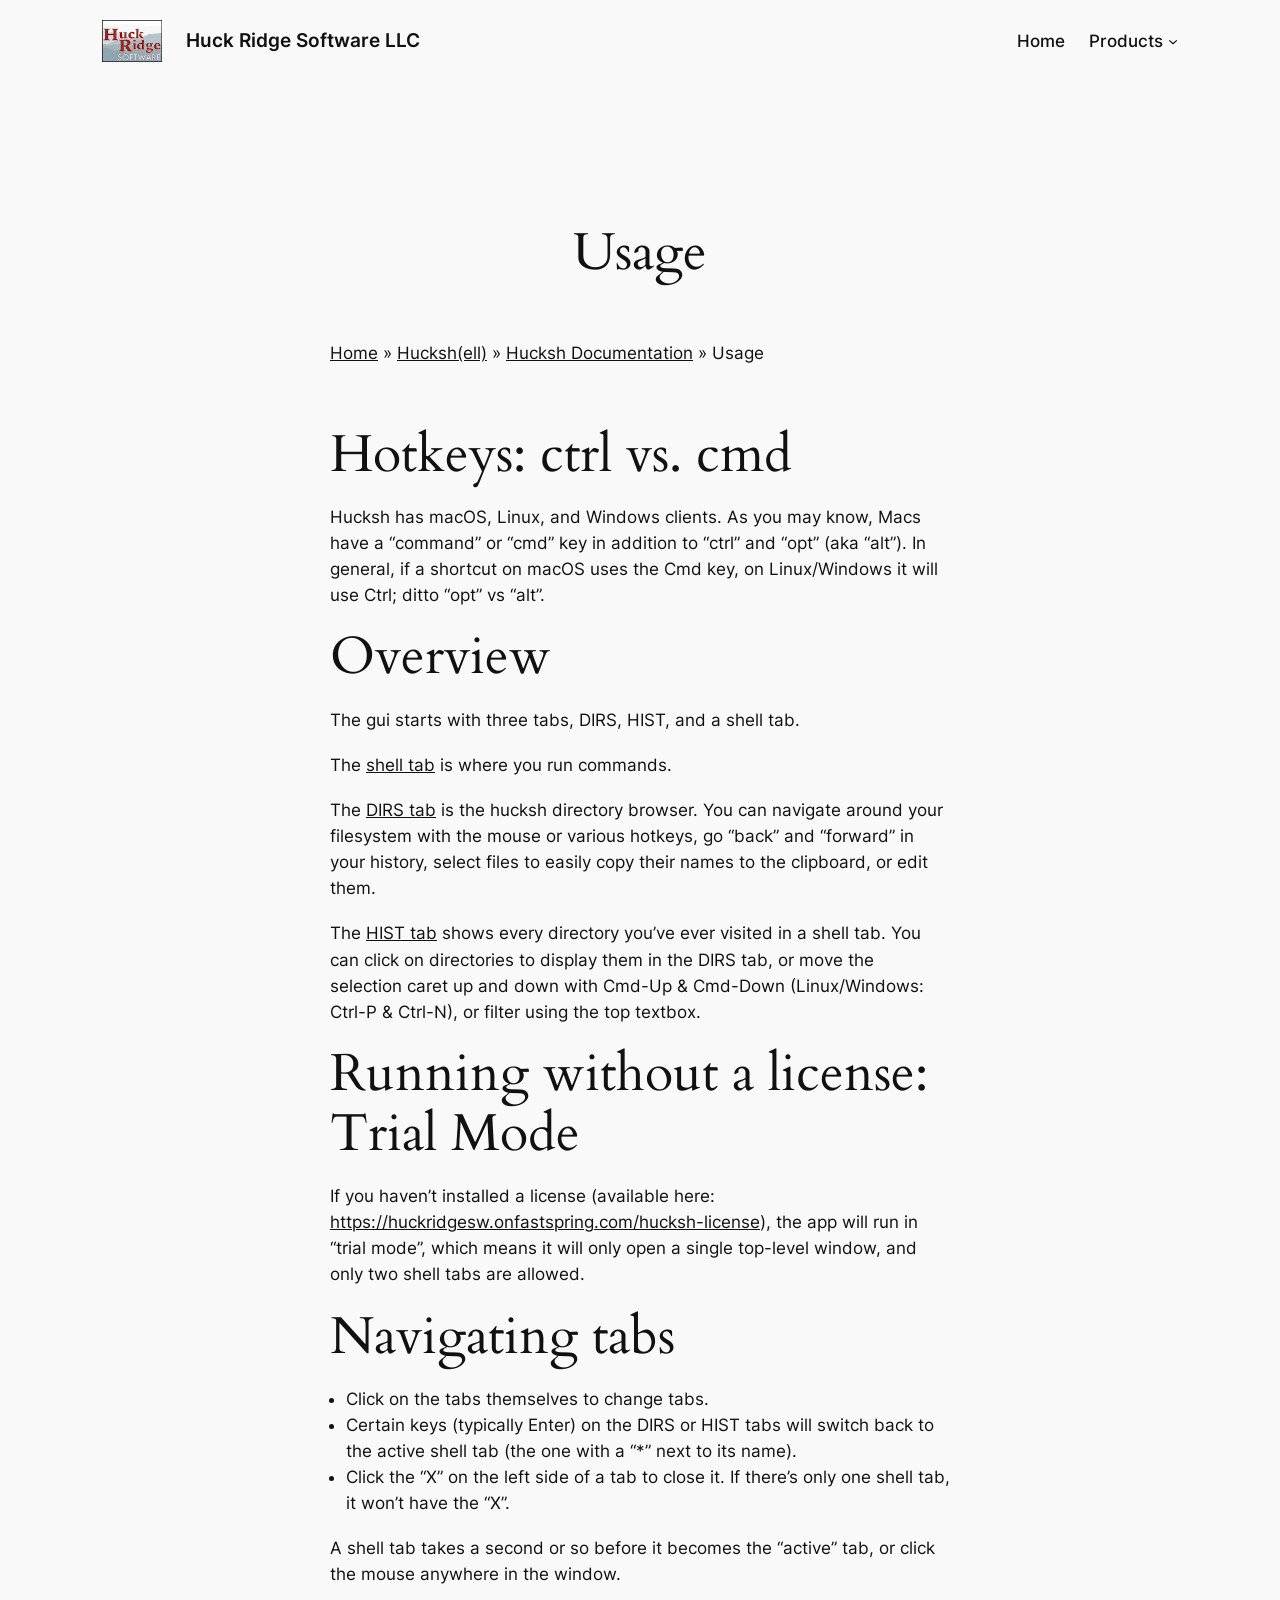
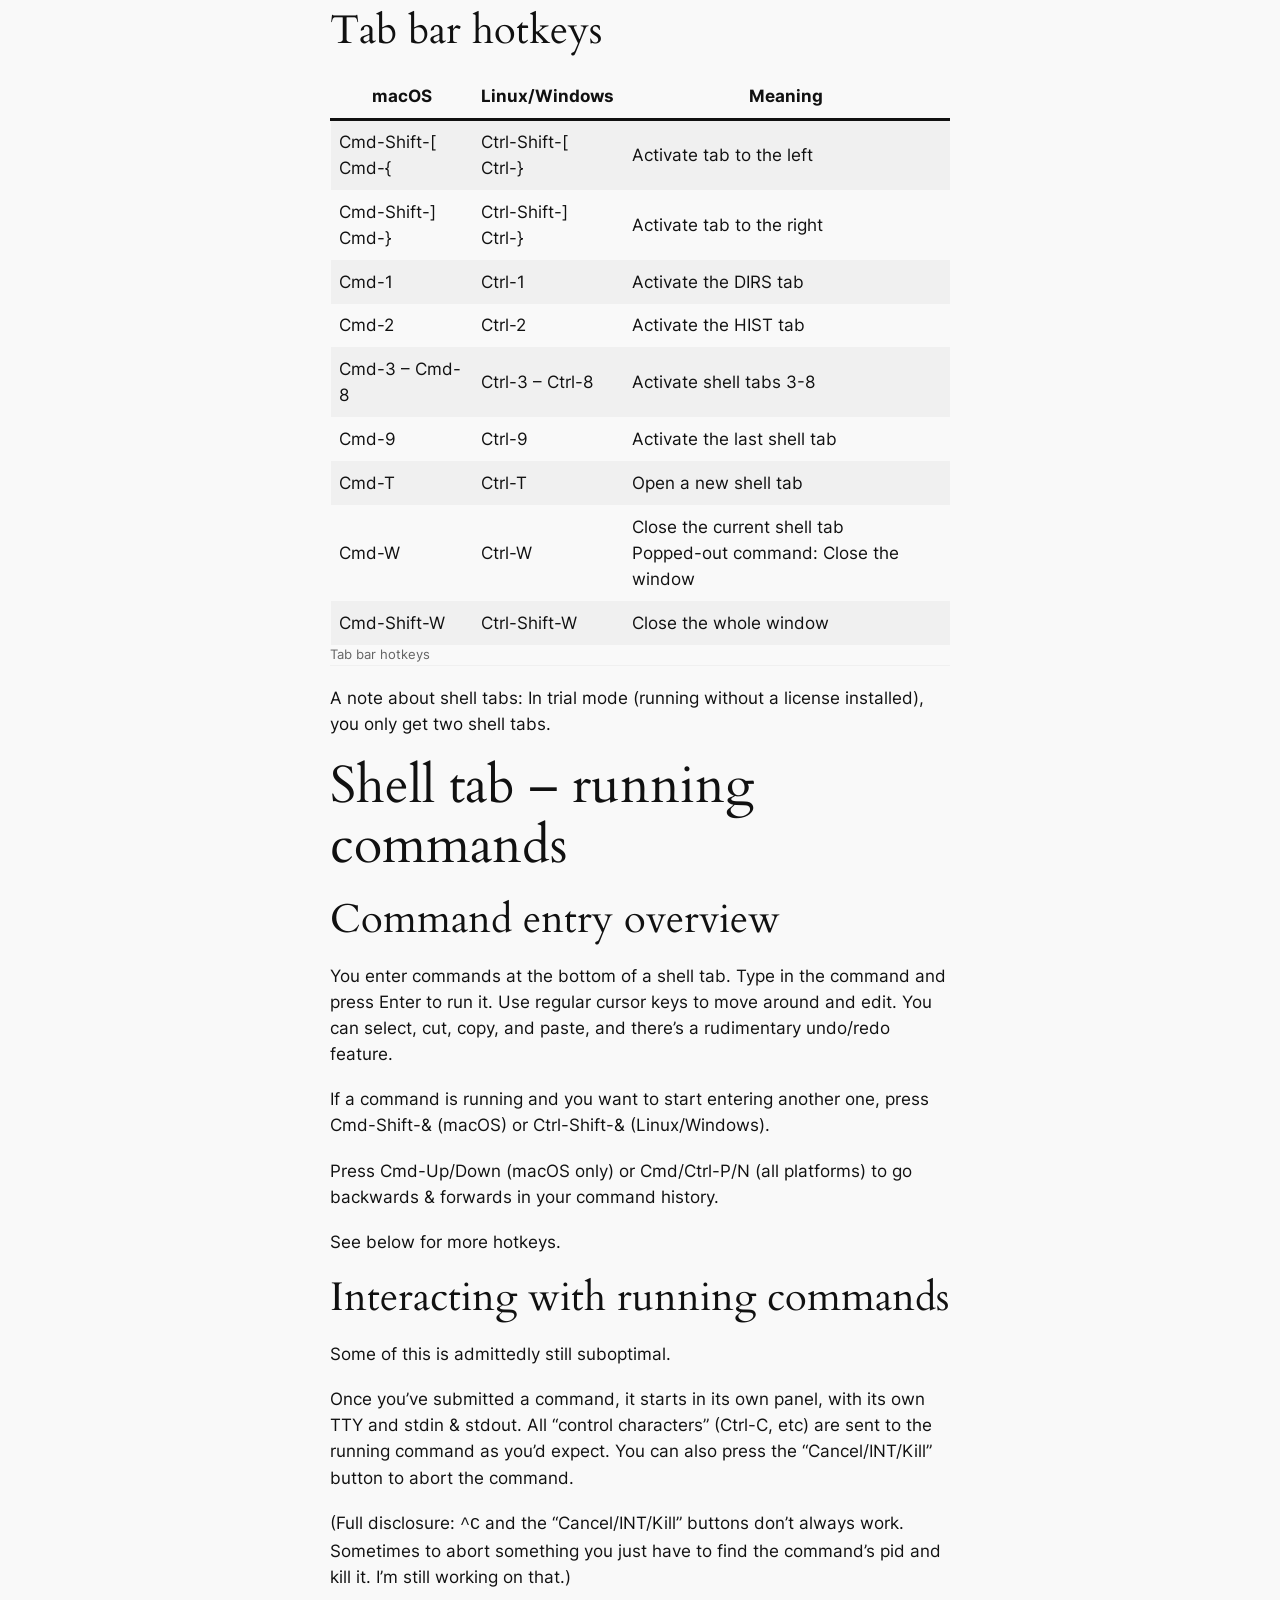
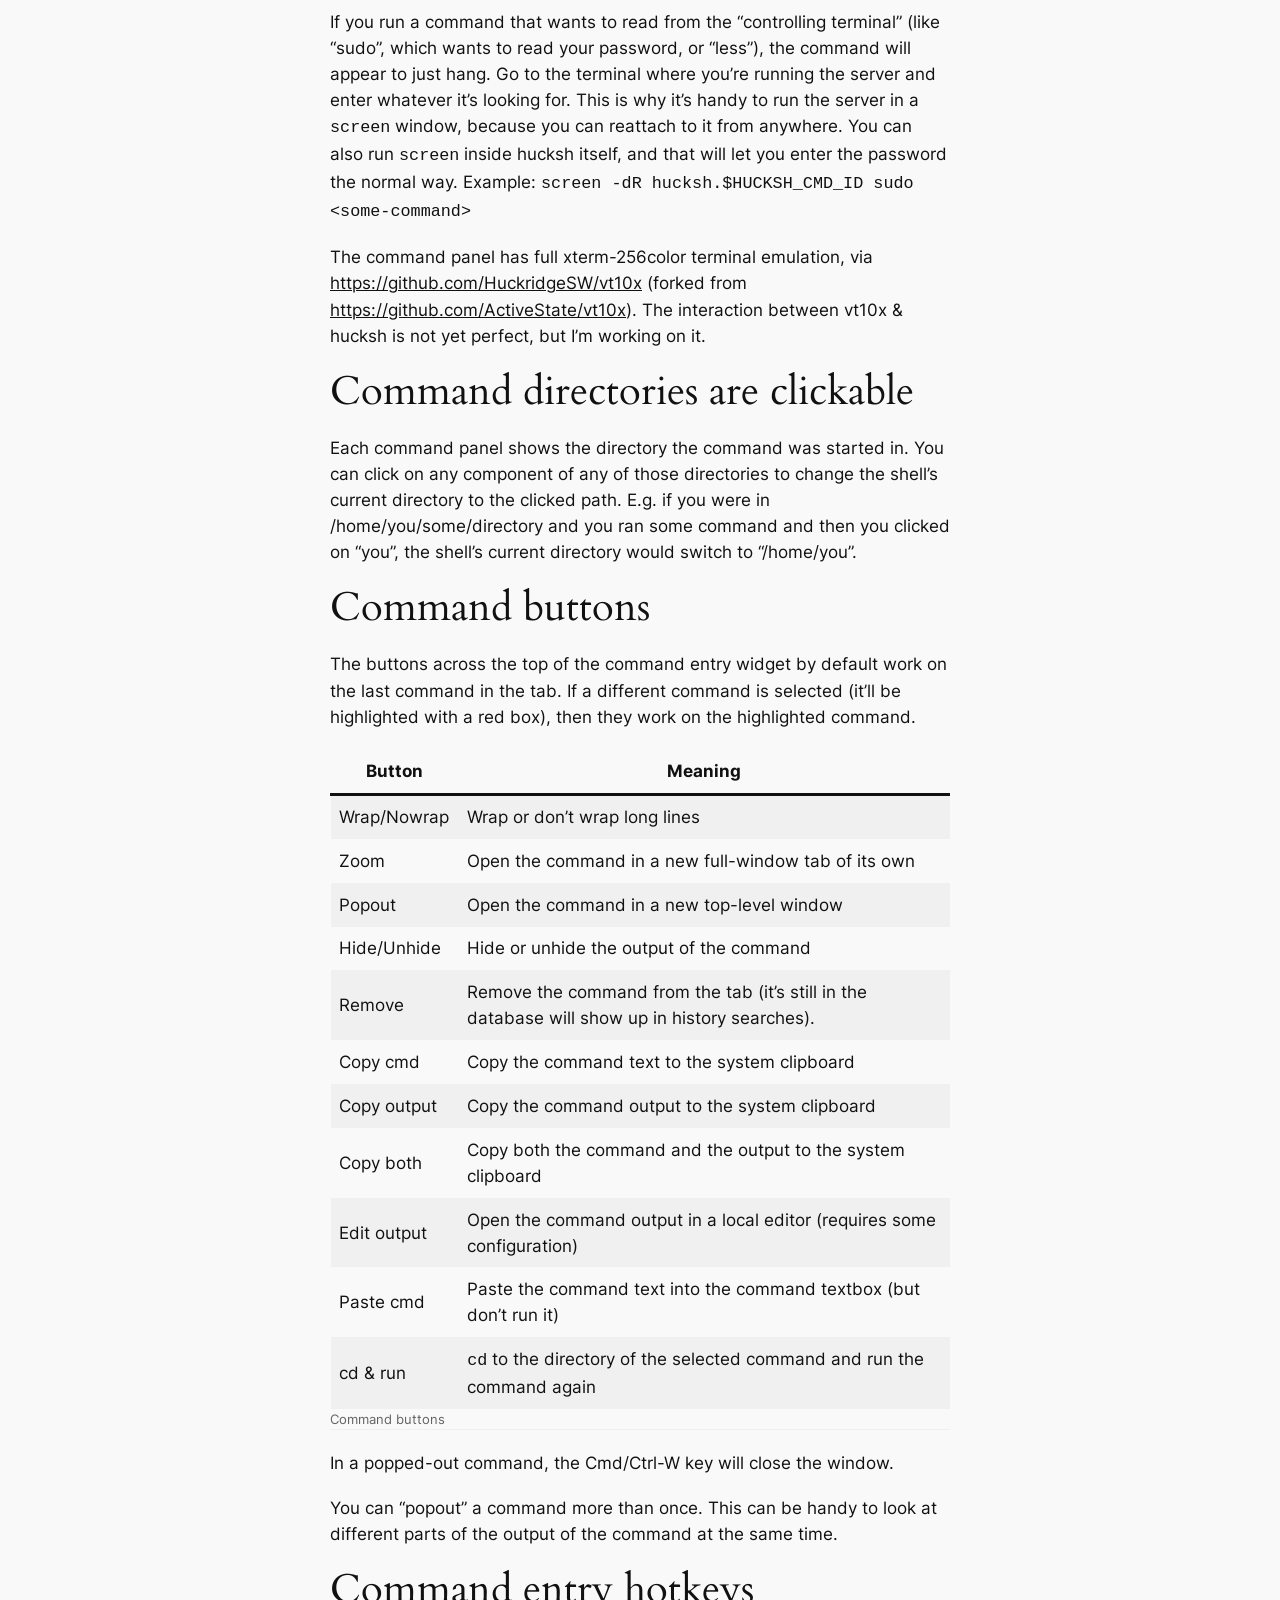
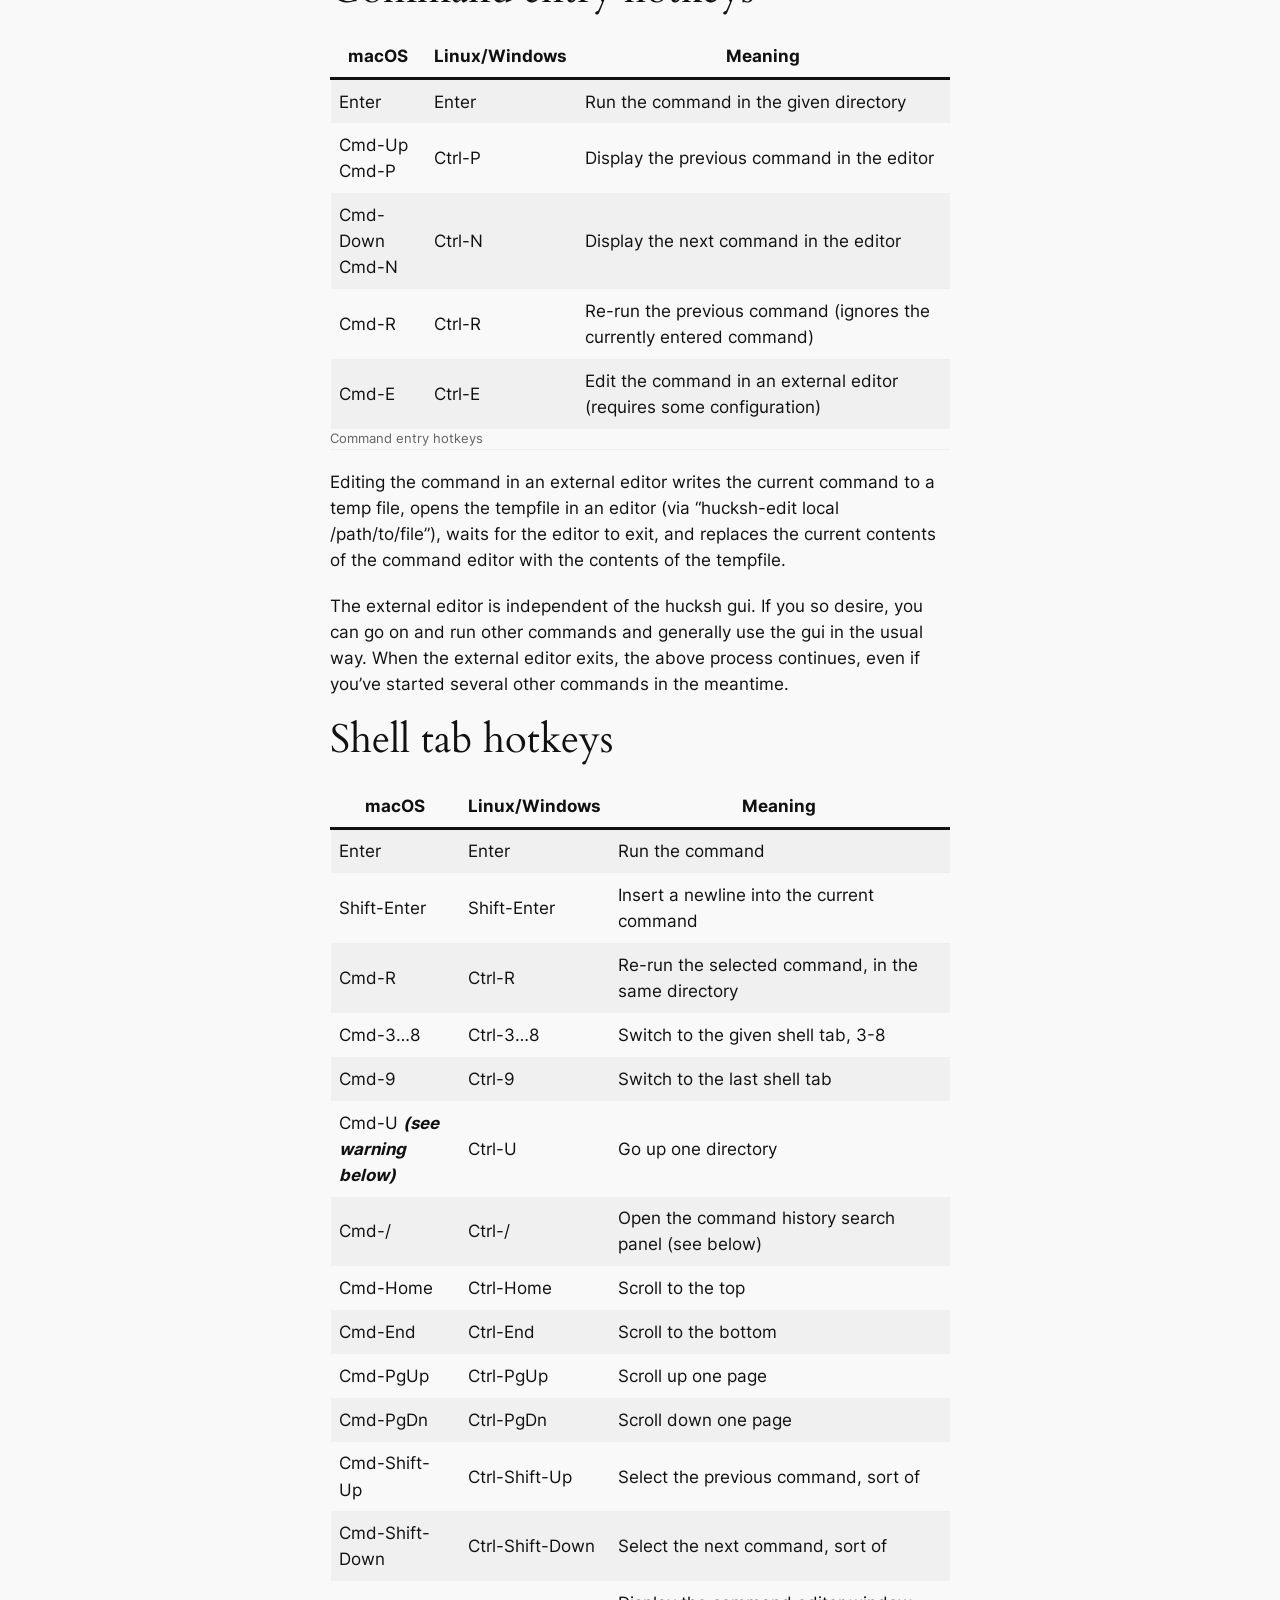
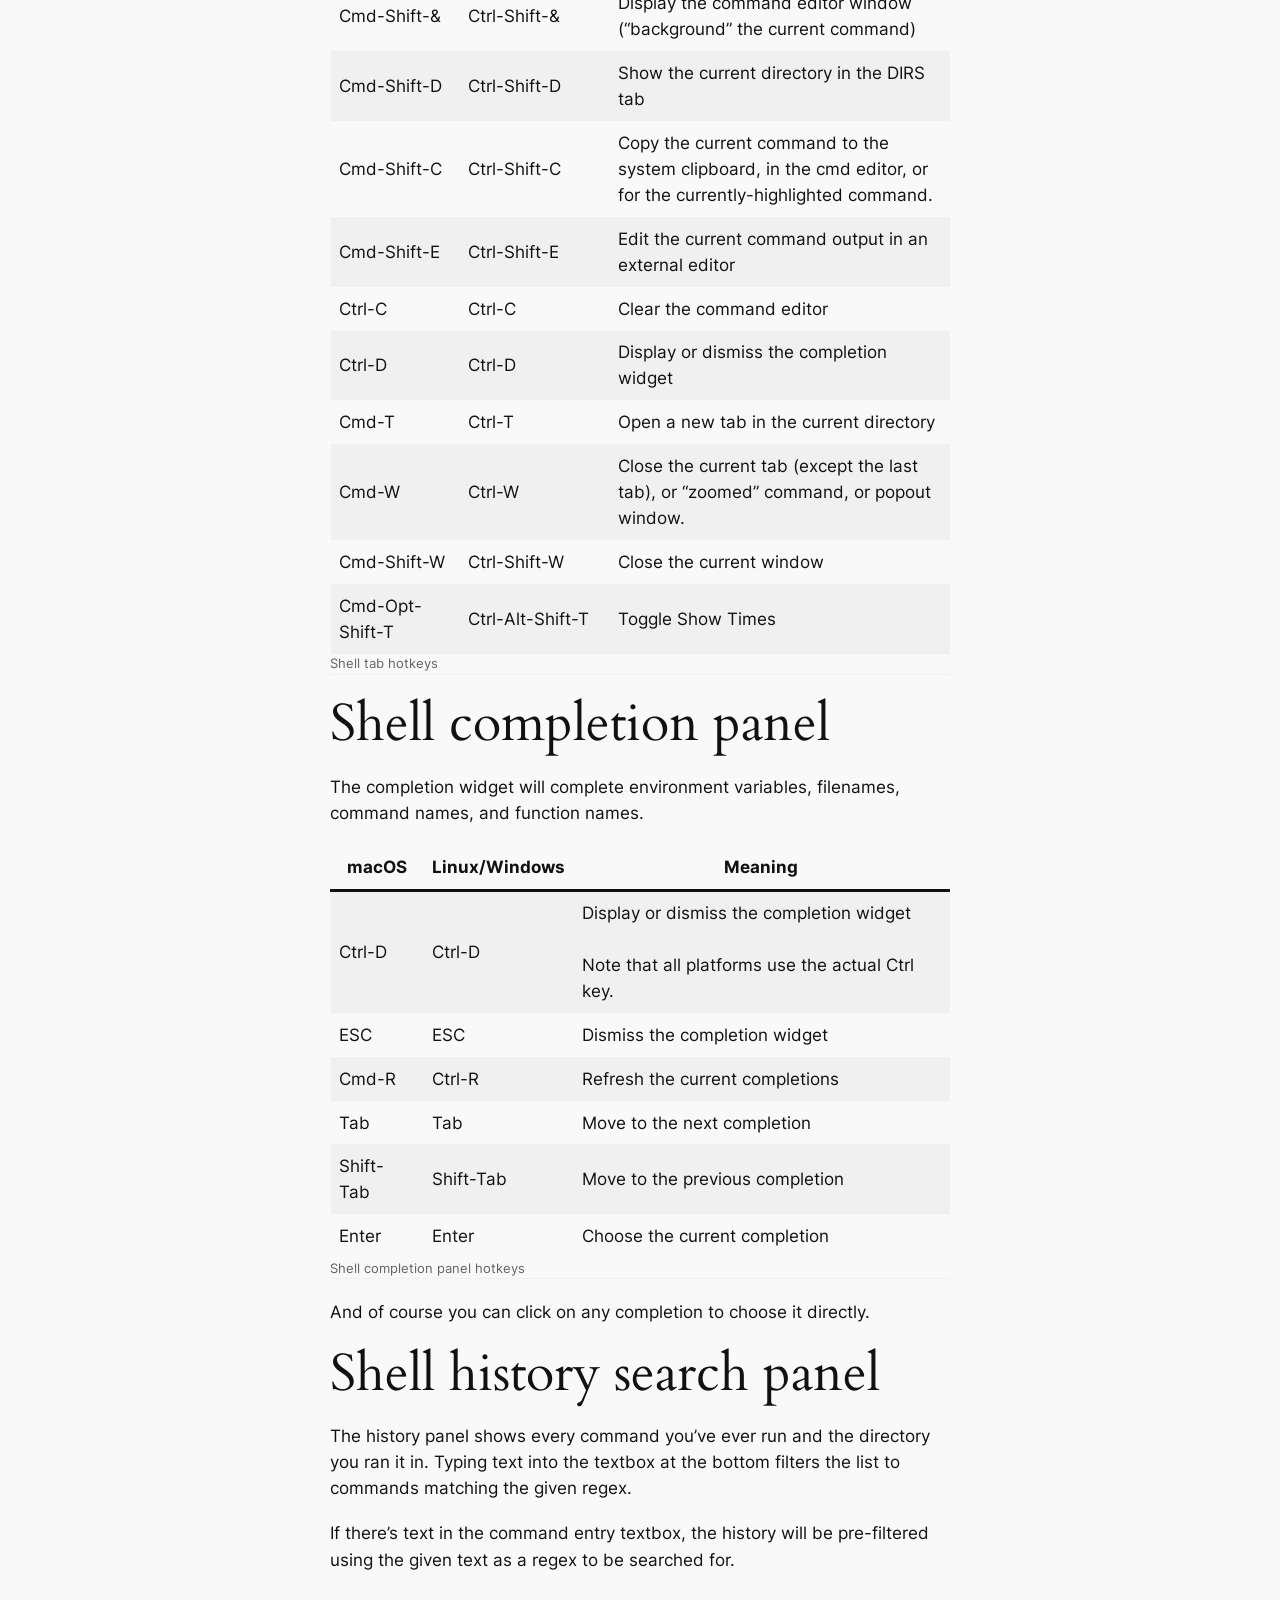
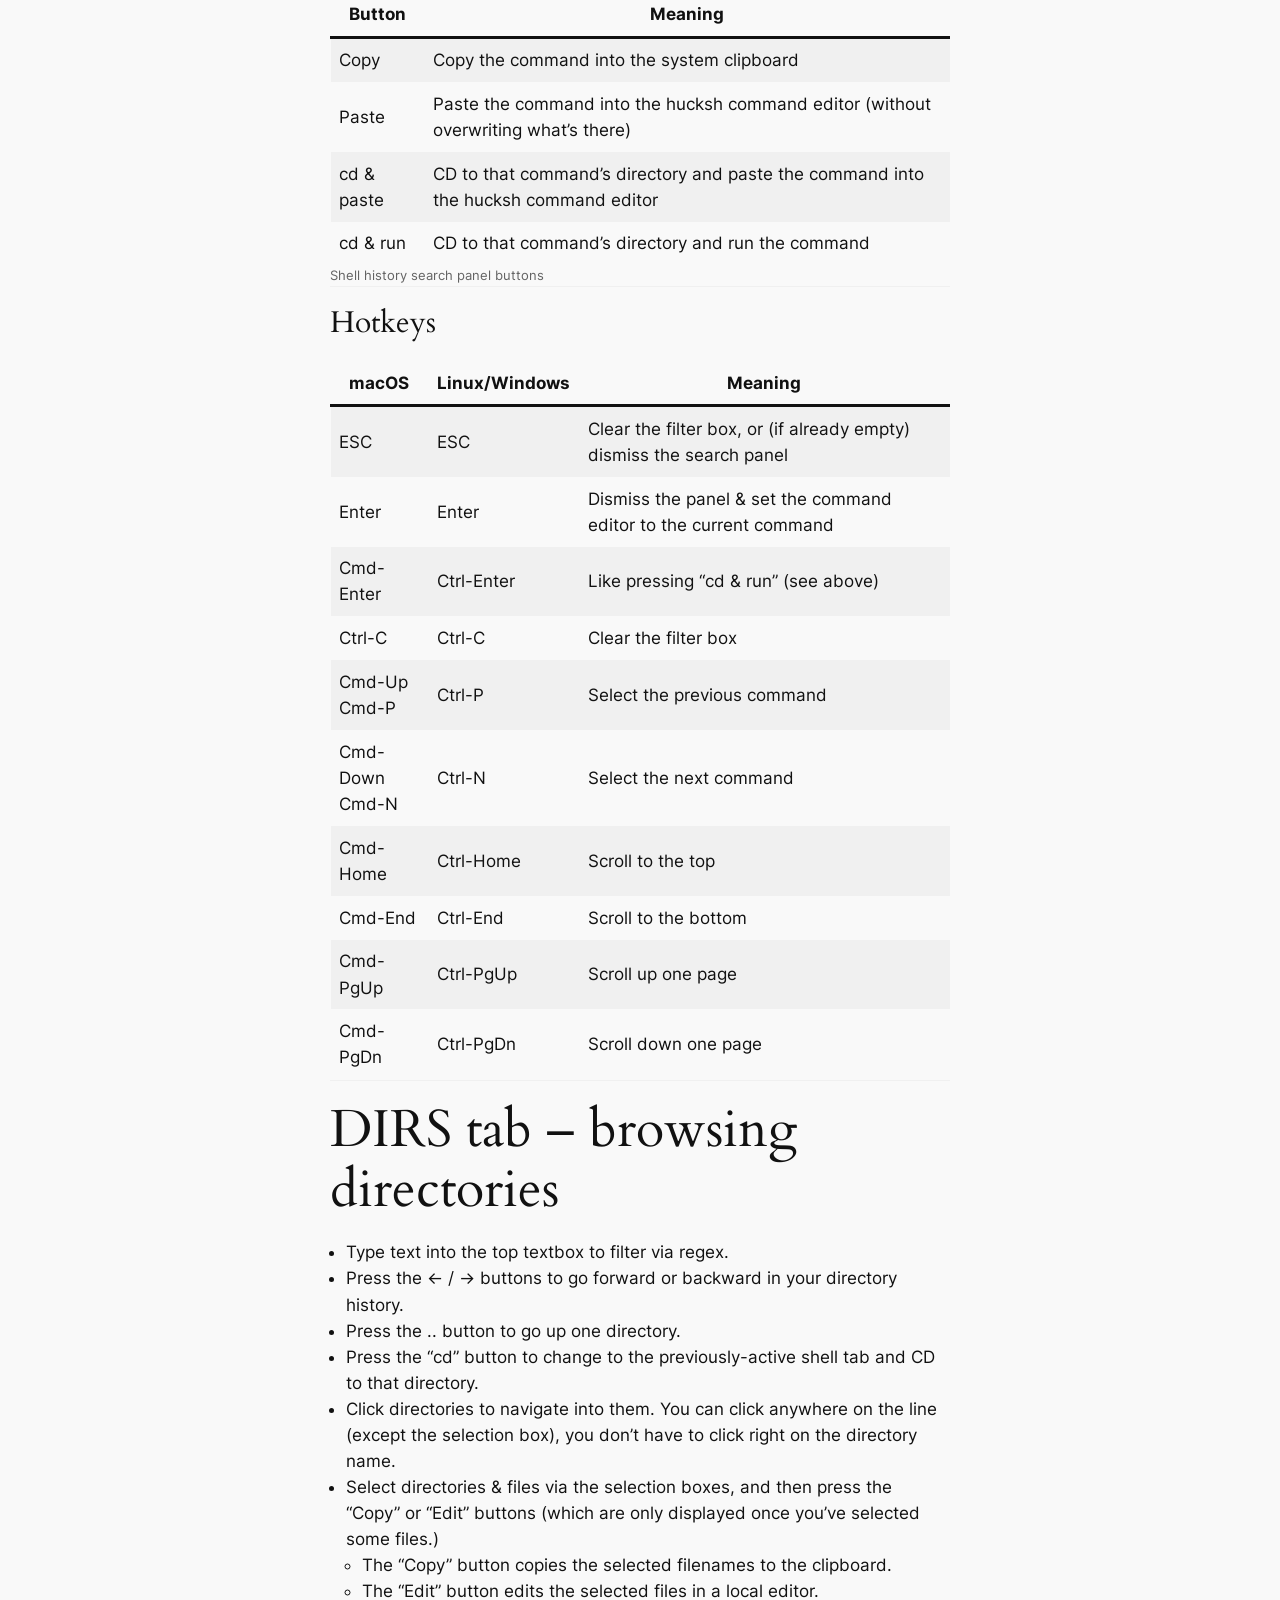
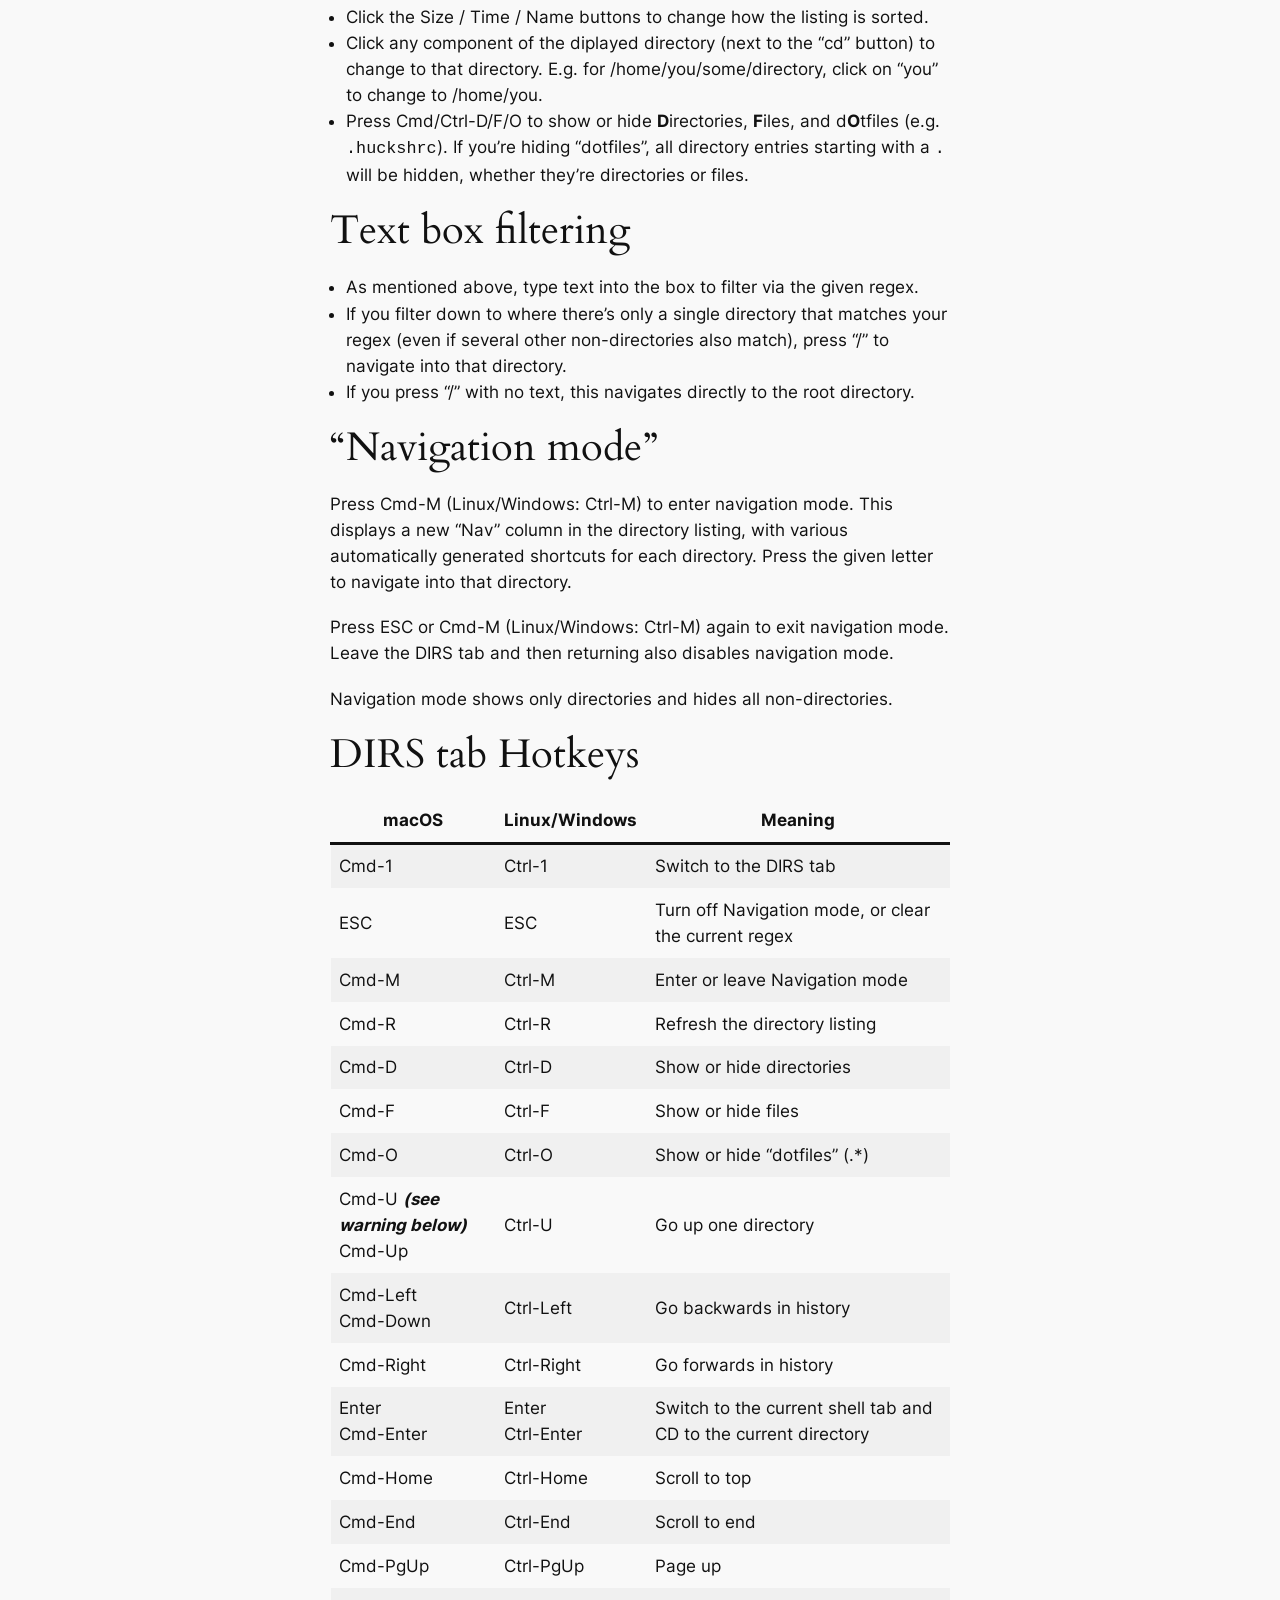
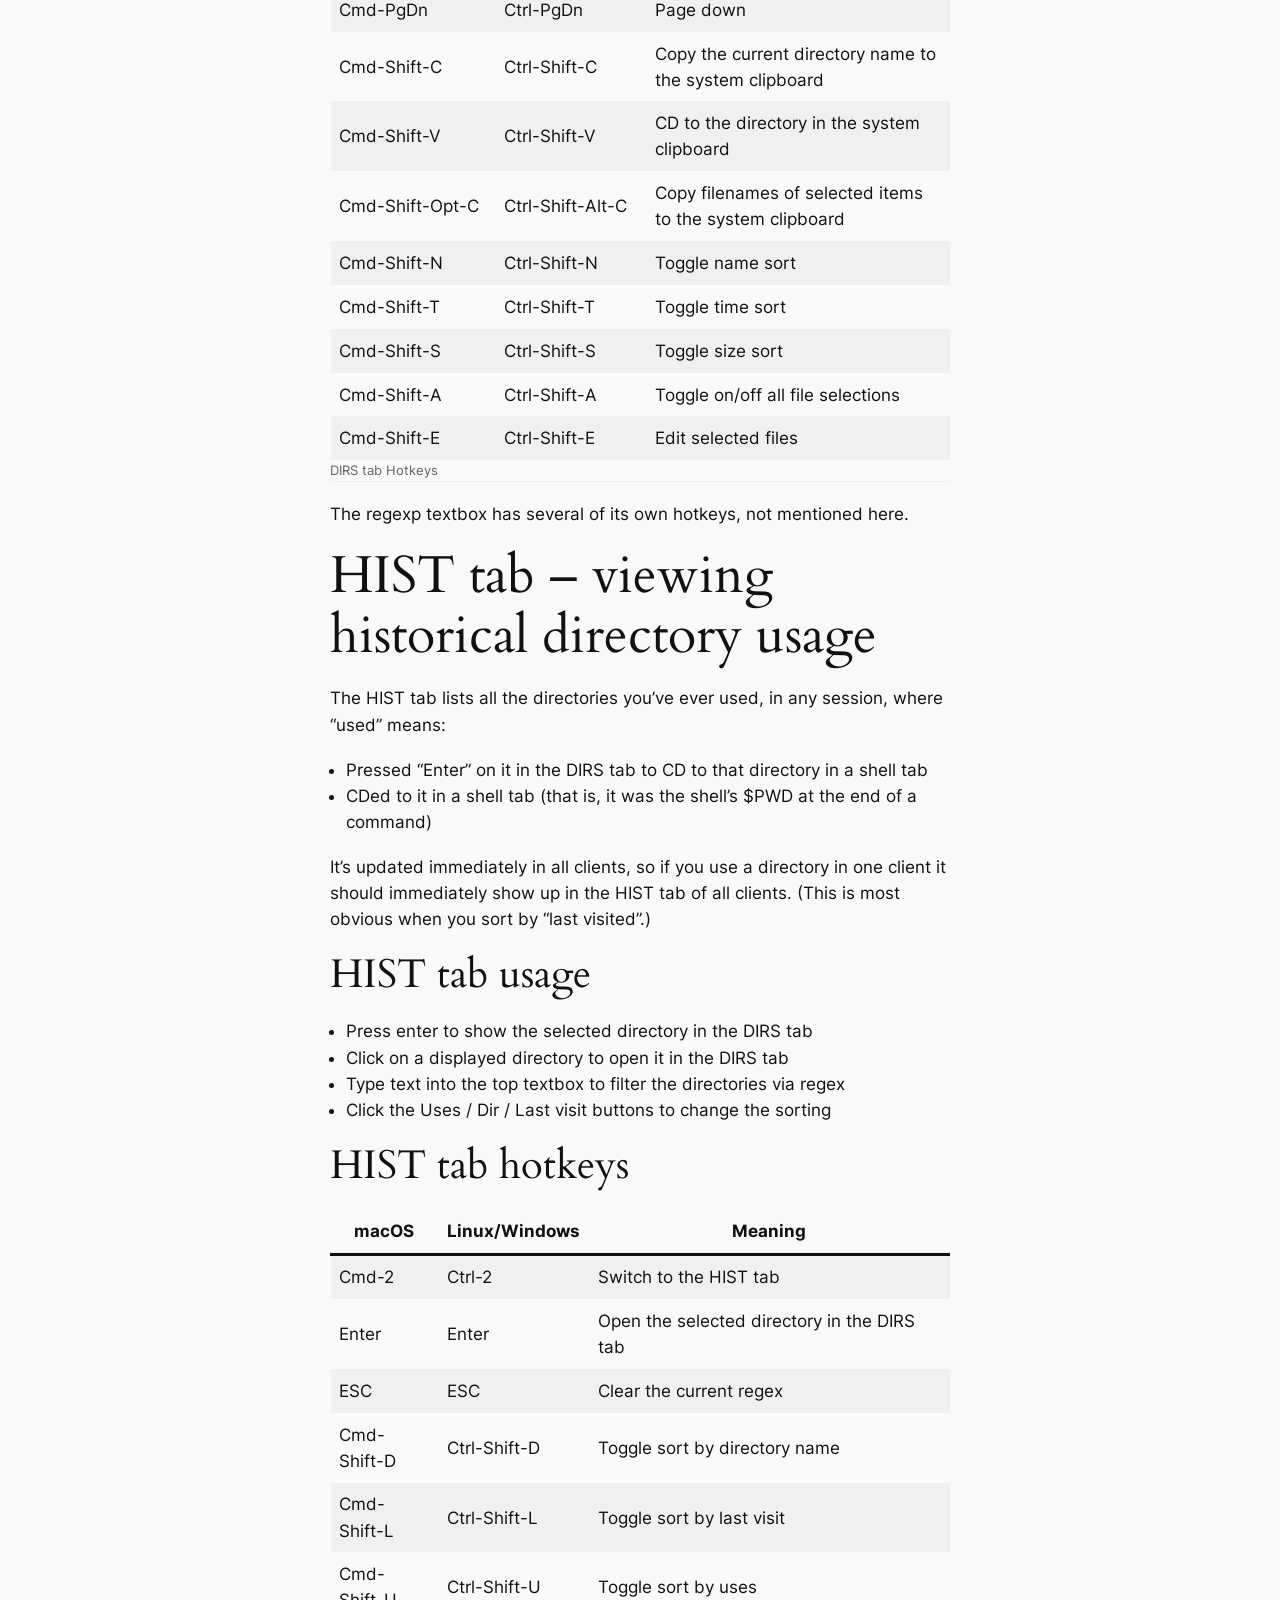
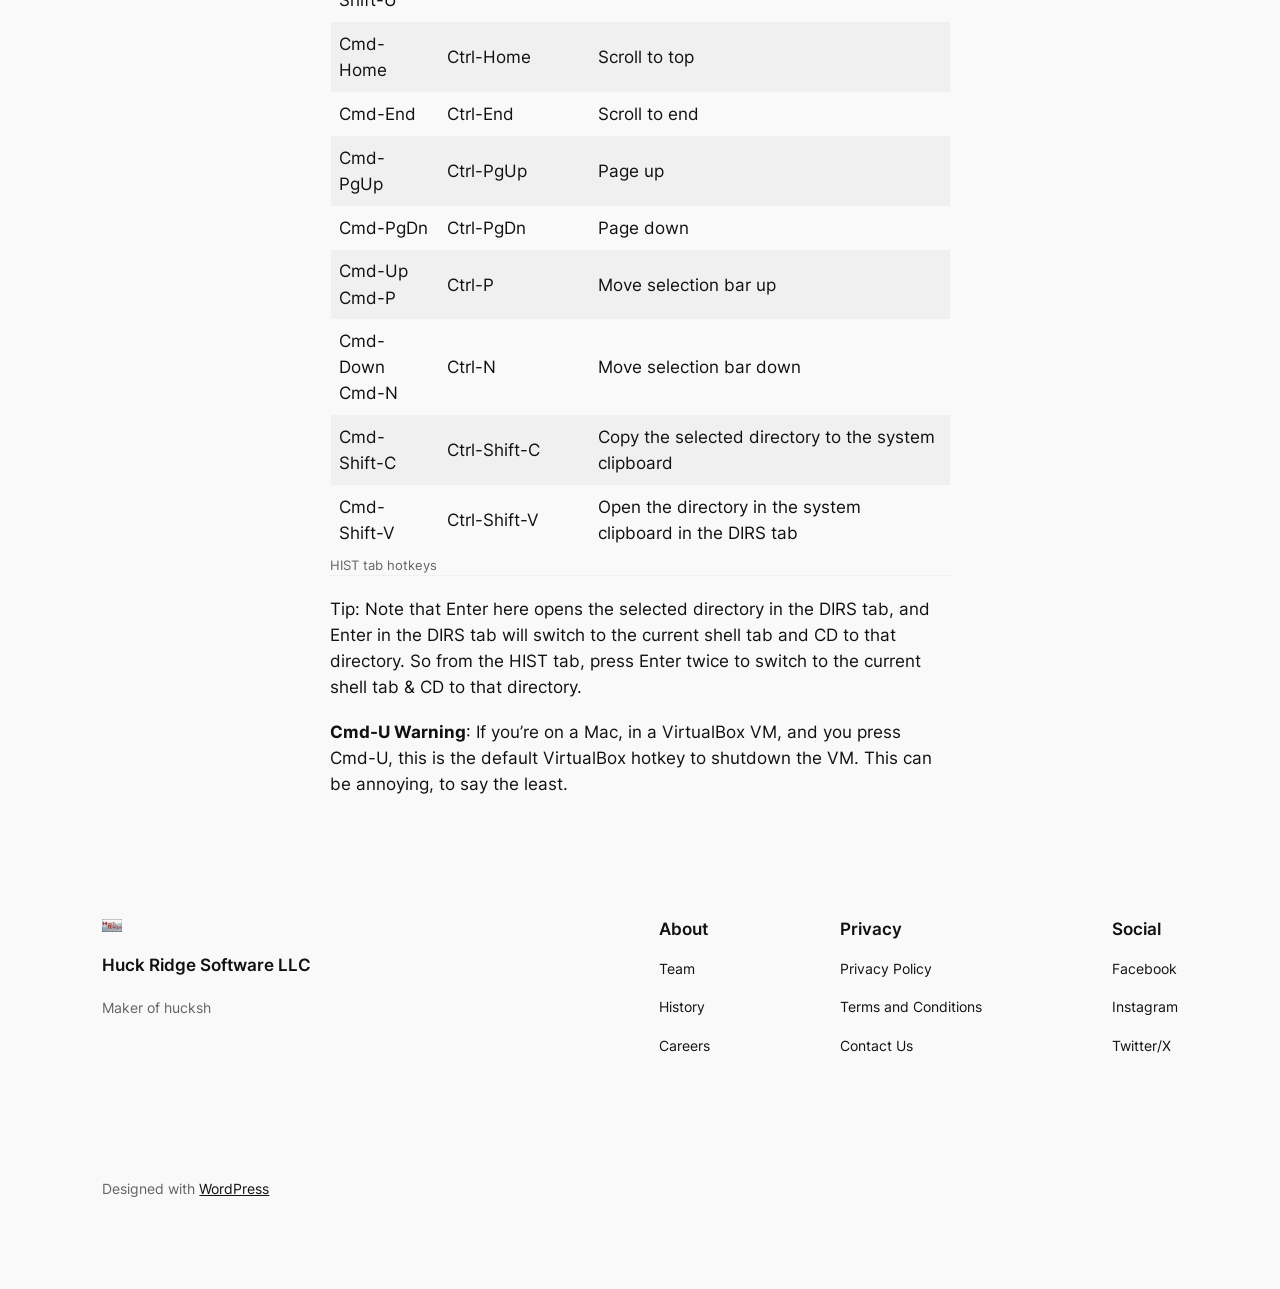
<file: docs/hucksh-documentation/usage/index.html>
<!DOCTYPE html>
<html dir="ltr" lang="en-US" prefix="og: https://ogp.me/ns#">
<head>
	<meta charset="UTF-8" />
	<meta name="viewport" content="width=device-width, initial-scale=1" />

		<!-- All in One SEO 4.6.7.1 - aioseo.com -->
		<title>Usage - Huck Ridge Software LLC</title>
		<meta name="description" content="Hotkeys: ctrl vs. cmd Hucksh has macOS, Linux, and Windows clients. As you may know, Macs have a &quot;command&quot; or &quot;cmd&quot; key in addition to &quot;ctrl&quot; and &quot;opt&quot; (aka &quot;alt&quot;). In general, if a shortcut on macOS uses the Cmd key, on Linux/Windows it will use Ctrl; ditto “opt” vs “alt”. Overview The gui starts" />
		<meta name="robots" content="max-image-preview:large" />
		<link rel="canonical" href="index.html" />
		<meta name="generator" content="All in One SEO (AIOSEO) 4.6.7.1" />
		<meta property="og:locale" content="en_US" />
		<meta property="og:site_name" content="Huck Ridge Software LLC - Maker of hucksh" />
		<meta property="og:type" content="article" />
		<meta property="og:title" content="Usage - Huck Ridge Software LLC" />
		<meta property="og:description" content="Hotkeys: ctrl vs. cmd Hucksh has macOS, Linux, and Windows clients. As you may know, Macs have a &quot;command&quot; or &quot;cmd&quot; key in addition to &quot;ctrl&quot; and &quot;opt&quot; (aka &quot;alt&quot;). In general, if a shortcut on macOS uses the Cmd key, on Linux/Windows it will use Ctrl; ditto “opt” vs “alt”. Overview The gui starts" />
		<meta property="og:url" content="https://huckridge.com/hucksh/hucksh-documentation/usage/" />
		<meta property="og:image" content="https://huckridge.com/wp-content/uploads/2015/03/HuckRidgeSW300px_LOGO109px.jpg" />
		<meta property="og:image:secure_url" content="https://huckridge.com/wp-content/uploads/2015/03/HuckRidgeSW300px_LOGO109px.jpg" />
		<meta property="og:image:width" content="109" />
		<meta property="og:image:height" content="76" />
		<meta property="article:published_time" content="2024-01-05T15:50:50+00:00" />
		<meta property="article:modified_time" content="2024-06-28T20:22:21+00:00" />
		<meta name="twitter:card" content="summary_large_image" />
		<meta name="twitter:site" content="@huckridgesw" />
		<meta name="twitter:title" content="Usage - Huck Ridge Software LLC" />
		<meta name="twitter:description" content="Hotkeys: ctrl vs. cmd Hucksh has macOS, Linux, and Windows clients. As you may know, Macs have a &quot;command&quot; or &quot;cmd&quot; key in addition to &quot;ctrl&quot; and &quot;opt&quot; (aka &quot;alt&quot;). In general, if a shortcut on macOS uses the Cmd key, on Linux/Windows it will use Ctrl; ditto “opt” vs “alt”. Overview The gui starts" />
		<meta name="twitter:creator" content="@huckridgesw" />
		<meta name="twitter:image" content="https://huckridge.com/wp-content/uploads/2015/03/HuckRidgeSW300px_LOGO109px.jpg" />
		<script type="application/ld+json" class="aioseo-schema">
			{"@context":"https:\/\/schema.org","@graph":[{"@type":"BreadcrumbList","@id":"https:\/\/huckridge.com\/hucksh\/hucksh-documentation\/usage\/#breadcrumblist","itemListElement":[{"@type":"ListItem","@id":"https:\/\/huckridge.com\/#listItem","position":1,"name":"Home","item":"https:\/\/huckridge.com\/","nextItem":"https:\/\/huckridge.com\/hucksh\/#listItem"},{"@type":"ListItem","@id":"https:\/\/huckridge.com\/hucksh\/#listItem","position":2,"name":"Hucksh(ell)","item":"https:\/\/huckridge.com\/hucksh\/","nextItem":"https:\/\/huckridge.com\/hucksh\/hucksh-documentation\/#listItem","previousItem":"https:\/\/huckridge.com\/#listItem"},{"@type":"ListItem","@id":"https:\/\/huckridge.com\/hucksh\/hucksh-documentation\/#listItem","position":3,"name":"Hucksh Documentation","item":"https:\/\/huckridge.com\/hucksh\/hucksh-documentation\/","nextItem":"https:\/\/huckridge.com\/hucksh\/hucksh-documentation\/usage\/#listItem","previousItem":"https:\/\/huckridge.com\/hucksh\/#listItem"},{"@type":"ListItem","@id":"https:\/\/huckridge.com\/hucksh\/hucksh-documentation\/usage\/#listItem","position":4,"name":"Usage","previousItem":"https:\/\/huckridge.com\/hucksh\/hucksh-documentation\/#listItem"}]},{"@type":"Organization","@id":"https:\/\/huckridge.com\/#organization","name":"Huck Ridge Software LLC","description":"Maker of hucksh","url":"https:\/\/huckridge.com\/","sameAs":["https:\/\/twitter.com\/huckridgesw"]},{"@type":"WebPage","@id":"https:\/\/huckridge.com\/hucksh\/hucksh-documentation\/usage\/#webpage","url":"https:\/\/huckridge.com\/hucksh\/hucksh-documentation\/usage\/","name":"Usage - Huck Ridge Software LLC","description":"Hotkeys: ctrl vs. cmd Hucksh has macOS, Linux, and Windows clients. As you may know, Macs have a \"command\" or \"cmd\" key in addition to \"ctrl\" and \"opt\" (aka \"alt\"). In general, if a shortcut on macOS uses the Cmd key, on Linux\/Windows it will use Ctrl; ditto \u201copt\u201d vs \u201calt\u201d. Overview The gui starts","inLanguage":"en-US","isPartOf":{"@id":"https:\/\/huckridge.com\/#website"},"breadcrumb":{"@id":"https:\/\/huckridge.com\/hucksh\/hucksh-documentation\/usage\/#breadcrumblist"},"datePublished":"2024-01-05T10:50:50-05:00","dateModified":"2024-06-28T16:22:21-04:00"},{"@type":"WebSite","@id":"https:\/\/huckridge.com\/#website","url":"https:\/\/huckridge.com\/","name":"Huck Ridge Software LLC","description":"Maker of hucksh","inLanguage":"en-US","publisher":{"@id":"https:\/\/huckridge.com\/#organization"}}]}
		</script>
		<!-- All in One SEO -->


<link rel="alternate" type="application/rss+xml" title="Huck Ridge Software LLC &raquo; Feed" href="https://huckridge.com/feed/" />
<link rel="alternate" type="application/rss+xml" title="Huck Ridge Software LLC &raquo; Comments Feed" href="https://huckridge.com/comments/feed/" />
		<!-- This site uses the Google Analytics by MonsterInsights plugin v9.0.0 - Using Analytics tracking - https://www.monsterinsights.com/ -->
							<script src="https://www.googletagmanager.com/gtag/js?id=G-1WCZ7PCRJ5"  data-cfasync="false" data-wpfc-render="false" async></script>
			<script data-cfasync="false" data-wpfc-render="false">
				var mi_version = '9.0.0';
				var mi_track_user = true;
				var mi_no_track_reason = '';
								var MonsterInsightsDefaultLocations = {"page_location":"https:\/\/huckridge.com\/hucksh\/hucksh-documentation\/usage\/","page_referrer":"https:\/\/huckridge.com\/hucksh\/hucksh-documentation\/"};
				if ( typeof MonsterInsightsPrivacyGuardFilter === 'function' ) {
					var MonsterInsightsLocations = (typeof MonsterInsightsExcludeQuery === 'object') ? MonsterInsightsPrivacyGuardFilter( MonsterInsightsExcludeQuery ) : MonsterInsightsPrivacyGuardFilter( MonsterInsightsDefaultLocations );
				} else {
					var MonsterInsightsLocations = (typeof MonsterInsightsExcludeQuery === 'object') ? MonsterInsightsExcludeQuery : MonsterInsightsDefaultLocations;
				}

								var disableStrs = [
										'ga-disable-G-1WCZ7PCRJ5',
									];

				/* Function to detect opted out users */
				function __gtagTrackerIsOptedOut() {
					for (var index = 0; index < disableStrs.length; index++) {
						if (document.cookie.indexOf(disableStrs[index] + '=true') > -1) {
							return true;
						}
					}

					return false;
				}

				/* Disable tracking if the opt-out cookie exists. */
				if (__gtagTrackerIsOptedOut()) {
					for (var index = 0; index < disableStrs.length; index++) {
						window[disableStrs[index]] = true;
					}
				}

				/* Opt-out function */
				function __gtagTrackerOptout() {
					for (var index = 0; index < disableStrs.length; index++) {
						document.cookie = disableStrs[index] + '=true; expires=Thu, 31 Dec 2099 23:59:59 UTC; path=/';
						window[disableStrs[index]] = true;
					}
				}

				if ('undefined' === typeof gaOptout) {
					function gaOptout() {
						__gtagTrackerOptout();
					}
				}
								window.dataLayer = window.dataLayer || [];

				window.MonsterInsightsDualTracker = {
					helpers: {},
					trackers: {},
				};
				if (mi_track_user) {
					function __gtagDataLayer() {
						dataLayer.push(arguments);
					}

					function __gtagTracker(type, name, parameters) {
						if (!parameters) {
							parameters = {};
						}

						if (parameters.send_to) {
							__gtagDataLayer.apply(null, arguments);
							return;
						}

						if (type === 'event') {
														parameters.send_to = monsterinsights_frontend.v4_id;
							var hookName = name;
							if (typeof parameters['event_category'] !== 'undefined') {
								hookName = parameters['event_category'] + ':' + name;
							}

							if (typeof MonsterInsightsDualTracker.trackers[hookName] !== 'undefined') {
								MonsterInsightsDualTracker.trackers[hookName](parameters);
							} else {
								__gtagDataLayer('event', name, parameters);
							}
							
						} else {
							__gtagDataLayer.apply(null, arguments);
						}
					}

					__gtagTracker('js', new Date());
					__gtagTracker('set', {
						'developer_id.dZGIzZG': true,
											});
					if ( MonsterInsightsLocations.page_location ) {
						__gtagTracker('set', MonsterInsightsLocations);
					}
										__gtagTracker('config', 'G-1WCZ7PCRJ5', {"forceSSL":"true"} );
															window.gtag = __gtagTracker;										(function () {
						/* https://developers.google.com/analytics/devguides/collection/analyticsjs/ */
						/* ga and __gaTracker compatibility shim. */
						var noopfn = function () {
							return null;
						};
						var newtracker = function () {
							return new Tracker();
						};
						var Tracker = function () {
							return null;
						};
						var p = Tracker.prototype;
						p.get = noopfn;
						p.set = noopfn;
						p.send = function () {
							var args = Array.prototype.slice.call(arguments);
							args.unshift('send');
							__gaTracker.apply(null, args);
						};
						var __gaTracker = function () {
							var len = arguments.length;
							if (len === 0) {
								return;
							}
							var f = arguments[len - 1];
							if (typeof f !== 'object' || f === null || typeof f.hitCallback !== 'function') {
								if ('send' === arguments[0]) {
									var hitConverted, hitObject = false, action;
									if ('event' === arguments[1]) {
										if ('undefined' !== typeof arguments[3]) {
											hitObject = {
												'eventAction': arguments[3],
												'eventCategory': arguments[2],
												'eventLabel': arguments[4],
												'value': arguments[5] ? arguments[5] : 1,
											}
										}
									}
									if ('pageview' === arguments[1]) {
										if ('undefined' !== typeof arguments[2]) {
											hitObject = {
												'eventAction': 'page_view',
												'page_path': arguments[2],
											}
										}
									}
									if (typeof arguments[2] === 'object') {
										hitObject = arguments[2];
									}
									if (typeof arguments[5] === 'object') {
										Object.assign(hitObject, arguments[5]);
									}
									if ('undefined' !== typeof arguments[1].hitType) {
										hitObject = arguments[1];
										if ('pageview' === hitObject.hitType) {
											hitObject.eventAction = 'page_view';
										}
									}
									if (hitObject) {
										action = 'timing' === arguments[1].hitType ? 'timing_complete' : hitObject.eventAction;
										hitConverted = mapArgs(hitObject);
										__gtagTracker('event', action, hitConverted);
									}
								}
								return;
							}

							function mapArgs(args) {
								var arg, hit = {};
								var gaMap = {
									'eventCategory': 'event_category',
									'eventAction': 'event_action',
									'eventLabel': 'event_label',
									'eventValue': 'event_value',
									'nonInteraction': 'non_interaction',
									'timingCategory': 'event_category',
									'timingVar': 'name',
									'timingValue': 'value',
									'timingLabel': 'event_label',
									'page': 'page_path',
									'location': 'page_location',
									'title': 'page_title',
									'referrer' : 'page_referrer',
								};
								for (arg in args) {
																		if (!(!args.hasOwnProperty(arg) || !gaMap.hasOwnProperty(arg))) {
										hit[gaMap[arg]] = args[arg];
									} else {
										hit[arg] = args[arg];
									}
								}
								return hit;
							}

							try {
								f.hitCallback();
							} catch (ex) {
							}
						};
						__gaTracker.create = newtracker;
						__gaTracker.getByName = newtracker;
						__gaTracker.getAll = function () {
							return [];
						};
						__gaTracker.remove = noopfn;
						__gaTracker.loaded = true;
						window['__gaTracker'] = __gaTracker;
					})();
									} else {
										console.log("");
					(function () {
						function __gtagTracker() {
							return null;
						}

						window['__gtagTracker'] = __gtagTracker;
						window['gtag'] = __gtagTracker;
					})();
									}
			</script>
				<!-- / Google Analytics by MonsterInsights -->
		<script>
window._wpemojiSettings = {"baseUrl":"https:\/\/s.w.org\/images\/core\/emoji\/15.0.3\/72x72\/","ext":".png","svgUrl":"https:\/\/s.w.org\/images\/core\/emoji\/15.0.3\/svg\/","svgExt":".svg","source":{"concatemoji":"https:\/\/huckridge.com\/wp-includes\/js\/wp-emoji-release.min.js?ver=6.6.1"}};
/*! This file is auto-generated */
!function(i,n){var o,s,e;function c(e){try{var t={supportTests:e,timestamp:(new Date).valueOf()};sessionStorage.setItem(o,JSON.stringify(t))}catch(e){}}function p(e,t,n){e.clearRect(0,0,e.canvas.width,e.canvas.height),e.fillText(t,0,0);var t=new Uint32Array(e.getImageData(0,0,e.canvas.width,e.canvas.height).data),r=(e.clearRect(0,0,e.canvas.width,e.canvas.height),e.fillText(n,0,0),new Uint32Array(e.getImageData(0,0,e.canvas.width,e.canvas.height).data));return t.every(function(e,t){return e===r[t]})}function u(e,t,n){switch(t){case"flag":return n(e,"\ud83c\udff3\ufe0f\u200d\u26a7\ufe0f","\ud83c\udff3\ufe0f\u200b\u26a7\ufe0f")?!1:!n(e,"\ud83c\uddfa\ud83c\uddf3","\ud83c\uddfa\u200b\ud83c\uddf3")&&!n(e,"\ud83c\udff4\udb40\udc67\udb40\udc62\udb40\udc65\udb40\udc6e\udb40\udc67\udb40\udc7f","\ud83c\udff4\u200b\udb40\udc67\u200b\udb40\udc62\u200b\udb40\udc65\u200b\udb40\udc6e\u200b\udb40\udc67\u200b\udb40\udc7f");case"emoji":return!n(e,"\ud83d\udc26\u200d\u2b1b","\ud83d\udc26\u200b\u2b1b")}return!1}function f(e,t,n){var r="undefined"!=typeof WorkerGlobalScope&&self instanceof WorkerGlobalScope?new OffscreenCanvas(300,150):i.createElement("canvas"),a=r.getContext("2d",{willReadFrequently:!0}),o=(a.textBaseline="top",a.font="600 32px Arial",{});return e.forEach(function(e){o[e]=t(a,e,n)}),o}function t(e){var t=i.createElement("script");t.src=e,t.defer=!0,i.head.appendChild(t)}"undefined"!=typeof Promise&&(o="wpEmojiSettingsSupports",s=["flag","emoji"],n.supports={everything:!0,everythingExceptFlag:!0},e=new Promise(function(e){i.addEventListener("DOMContentLoaded",e,{once:!0})}),new Promise(function(t){var n=function(){try{var e=JSON.parse(sessionStorage.getItem(o));if("object"==typeof e&&"number"==typeof e.timestamp&&(new Date).valueOf()<e.timestamp+604800&&"object"==typeof e.supportTests)return e.supportTests}catch(e){}return null}();if(!n){if("undefined"!=typeof Worker&&"undefined"!=typeof OffscreenCanvas&&"undefined"!=typeof URL&&URL.createObjectURL&&"undefined"!=typeof Blob)try{var e="postMessage("+f.toString()+"("+[JSON.stringify(s),u.toString(),p.toString()].join(",")+"));",r=new Blob([e],{type:"text/javascript"}),a=new Worker(URL.createObjectURL(r),{name:"wpTestEmojiSupports"});return void(a.onmessage=function(e){c(n=e.data),a.terminate(),t(n)})}catch(e){}c(n=f(s,u,p))}t(n)}).then(function(e){for(var t in e)n.supports[t]=e[t],n.supports.everything=n.supports.everything&&n.supports[t],"flag"!==t&&(n.supports.everythingExceptFlag=n.supports.everythingExceptFlag&&n.supports[t]);n.supports.everythingExceptFlag=n.supports.everythingExceptFlag&&!n.supports.flag,n.DOMReady=!1,n.readyCallback=function(){n.DOMReady=!0}}).then(function(){return e}).then(function(){var e;n.supports.everything||(n.readyCallback(),(e=n.source||{}).concatemoji?t(e.concatemoji):e.wpemoji&&e.twemoji&&(t(e.twemoji),t(e.wpemoji)))}))}((window,document),window._wpemojiSettings);
</script>
<style id='wp-block-site-logo-inline-css'>
.wp-block-site-logo{box-sizing:border-box;line-height:0}.wp-block-site-logo a{display:inline-block;line-height:0}.wp-block-site-logo.is-default-size img{height:auto;width:120px}.wp-block-site-logo img{height:auto;max-width:100%}.wp-block-site-logo a,.wp-block-site-logo img{border-radius:inherit}.wp-block-site-logo.aligncenter{margin-left:auto;margin-right:auto;text-align:center}:root :where(.wp-block-site-logo.is-style-rounded){border-radius:9999px}
</style>
<style id='wp-block-site-title-inline-css'>
:root :where(.wp-block-site-title a){color:inherit}
</style>
<style id='wp-block-group-inline-css'>
.wp-block-group{box-sizing:border-box}:where(.wp-block-group.wp-block-group-is-layout-constrained){position:relative}
</style>
<style id='wp-block-navigation-link-inline-css'>
.wp-block-navigation .wp-block-navigation-item__label{overflow-wrap:break-word}.wp-block-navigation .wp-block-navigation-item__description{display:none}.link-ui-tools{border-top:1px solid #f0f0f0;padding:8px}.link-ui-block-inserter{padding-top:8px}.link-ui-block-inserter__back{margin-left:8px;text-transform:uppercase}

				.is-style-arrow-link .wp-block-navigation-item__label:after {
					content: "\2197";
					padding-inline-start: 0.25rem;
					vertical-align: middle;
					text-decoration: none;
					display: inline-block;
				}
</style>
<link rel='stylesheet' id='wp-block-navigation-css' href='../../blocks/navigation/style.min.css%3Fver=6.6.1.css' media='all' />
<style id='wp-block-spacer-inline-css'>
.wp-block-spacer{clear:both}
</style>
<style id='wp-block-post-title-inline-css'>
.wp-block-post-title{box-sizing:border-box;word-break:break-word}.wp-block-post-title a{display:inline-block}
</style>
<style id='wp-block-post-featured-image-inline-css'>
.wp-block-post-featured-image{margin-left:0;margin-right:0}.wp-block-post-featured-image a{display:block;height:100%}.wp-block-post-featured-image img{box-sizing:border-box;height:auto;max-width:100%;vertical-align:bottom;width:100%}.wp-block-post-featured-image.alignfull img,.wp-block-post-featured-image.alignwide img{width:100%}.wp-block-post-featured-image .wp-block-post-featured-image__overlay.has-background-dim{background-color:#000;inset:0;position:absolute}.wp-block-post-featured-image{position:relative}.wp-block-post-featured-image .wp-block-post-featured-image__overlay.has-background-gradient{background-color:initial}.wp-block-post-featured-image .wp-block-post-featured-image__overlay.has-background-dim-0{opacity:0}.wp-block-post-featured-image .wp-block-post-featured-image__overlay.has-background-dim-10{opacity:.1}.wp-block-post-featured-image .wp-block-post-featured-image__overlay.has-background-dim-20{opacity:.2}.wp-block-post-featured-image .wp-block-post-featured-image__overlay.has-background-dim-30{opacity:.3}.wp-block-post-featured-image .wp-block-post-featured-image__overlay.has-background-dim-40{opacity:.4}.wp-block-post-featured-image .wp-block-post-featured-image__overlay.has-background-dim-50{opacity:.5}.wp-block-post-featured-image .wp-block-post-featured-image__overlay.has-background-dim-60{opacity:.6}.wp-block-post-featured-image .wp-block-post-featured-image__overlay.has-background-dim-70{opacity:.7}.wp-block-post-featured-image .wp-block-post-featured-image__overlay.has-background-dim-80{opacity:.8}.wp-block-post-featured-image .wp-block-post-featured-image__overlay.has-background-dim-90{opacity:.9}.wp-block-post-featured-image .wp-block-post-featured-image__overlay.has-background-dim-100{opacity:1}.wp-block-post-featured-image:where(.alignleft,.alignright){width:100%}
</style>
<style id='wp-block-heading-inline-css'>
h1.has-background,h2.has-background,h3.has-background,h4.has-background,h5.has-background,h6.has-background{padding:1.25em 2.375em}h1.has-text-align-left[style*=writing-mode]:where([style*=vertical-lr]),h1.has-text-align-right[style*=writing-mode]:where([style*=vertical-rl]),h2.has-text-align-left[style*=writing-mode]:where([style*=vertical-lr]),h2.has-text-align-right[style*=writing-mode]:where([style*=vertical-rl]),h3.has-text-align-left[style*=writing-mode]:where([style*=vertical-lr]),h3.has-text-align-right[style*=writing-mode]:where([style*=vertical-rl]),h4.has-text-align-left[style*=writing-mode]:where([style*=vertical-lr]),h4.has-text-align-right[style*=writing-mode]:where([style*=vertical-rl]),h5.has-text-align-left[style*=writing-mode]:where([style*=vertical-lr]),h5.has-text-align-right[style*=writing-mode]:where([style*=vertical-rl]),h6.has-text-align-left[style*=writing-mode]:where([style*=vertical-lr]),h6.has-text-align-right[style*=writing-mode]:where([style*=vertical-rl]){rotate:180deg}

				.is-style-asterisk:before {
					content: '';
					width: 1.5rem;
					height: 3rem;
					background: var(--wp--preset--color--contrast-2, currentColor);
					clip-path: path('M11.93.684v8.039l5.633-5.633 1.216 1.23-5.66 5.66h8.04v1.737H13.2l5.701 5.701-1.23 1.23-5.742-5.742V21h-1.737v-8.094l-5.77 5.77-1.23-1.217 5.743-5.742H.842V9.98h8.162l-5.701-5.7 1.23-1.231 5.66 5.66V.684h1.737Z');
					display: block;
				}

				/* Hide the asterisk if the heading has no content, to avoid using empty headings to display the asterisk only, which is an A11Y issue */
				.is-style-asterisk:empty:before {
					content: none;
				}

				.is-style-asterisk:-moz-only-whitespace:before {
					content: none;
				}

				.is-style-asterisk.has-text-align-center:before {
					margin: 0 auto;
				}

				.is-style-asterisk.has-text-align-right:before {
					margin-left: auto;
				}

				.rtl .is-style-asterisk.has-text-align-left:before {
					margin-right: auto;
				}
</style>
<style id='wp-block-paragraph-inline-css'>
.is-small-text{font-size:.875em}.is-regular-text{font-size:1em}.is-large-text{font-size:2.25em}.is-larger-text{font-size:3em}.has-drop-cap:not(:focus):first-letter{float:left;font-size:8.4em;font-style:normal;font-weight:100;line-height:.68;margin:.05em .1em 0 0;text-transform:uppercase}body.rtl .has-drop-cap:not(:focus):first-letter{float:none;margin-left:.1em}p.has-drop-cap.has-background{overflow:hidden}:root :where(p.has-background){padding:1.25em 2.375em}:where(p.has-text-color:not(.has-link-color)) a{color:inherit}p.has-text-align-left[style*="writing-mode:vertical-lr"],p.has-text-align-right[style*="writing-mode:vertical-rl"]{rotate:180deg}
</style>
<style id='wp-block-list-inline-css'>
ol,ul{box-sizing:border-box}:root :where(ul.has-background,ol.has-background){padding:1.25em 2.375em}

				ul.is-style-checkmark-list {
					list-style-type: "\2713";
				}

				ul.is-style-checkmark-list li {
					padding-inline-start: 1ch;
				}
</style>
<style id='wp-block-table-inline-css'>
.wp-block-table{overflow-x:auto}.wp-block-table table{border-collapse:collapse;width:100%}.wp-block-table thead{border-bottom:3px solid}.wp-block-table tfoot{border-top:3px solid}.wp-block-table td,.wp-block-table th{border:1px solid;padding:.5em}.wp-block-table .has-fixed-layout{table-layout:fixed;width:100%}.wp-block-table .has-fixed-layout td,.wp-block-table .has-fixed-layout th{word-break:break-word}.wp-block-table.aligncenter,.wp-block-table.alignleft,.wp-block-table.alignright{display:table;width:auto}.wp-block-table.aligncenter td,.wp-block-table.aligncenter th,.wp-block-table.alignleft td,.wp-block-table.alignleft th,.wp-block-table.alignright td,.wp-block-table.alignright th{word-break:break-word}.wp-block-table .has-subtle-light-gray-background-color{background-color:#f3f4f5}.wp-block-table .has-subtle-pale-green-background-color{background-color:#e9fbe5}.wp-block-table .has-subtle-pale-blue-background-color{background-color:#e7f5fe}.wp-block-table .has-subtle-pale-pink-background-color{background-color:#fcf0ef}.wp-block-table.is-style-stripes{background-color:initial;border-bottom:1px solid #f0f0f0;border-collapse:inherit;border-spacing:0}.wp-block-table.is-style-stripes tbody tr:nth-child(odd){background-color:#f0f0f0}.wp-block-table.is-style-stripes.has-subtle-light-gray-background-color tbody tr:nth-child(odd){background-color:#f3f4f5}.wp-block-table.is-style-stripes.has-subtle-pale-green-background-color tbody tr:nth-child(odd){background-color:#e9fbe5}.wp-block-table.is-style-stripes.has-subtle-pale-blue-background-color tbody tr:nth-child(odd){background-color:#e7f5fe}.wp-block-table.is-style-stripes.has-subtle-pale-pink-background-color tbody tr:nth-child(odd){background-color:#fcf0ef}.wp-block-table.is-style-stripes td,.wp-block-table.is-style-stripes th{border-color:#0000}.wp-block-table .has-border-color td,.wp-block-table .has-border-color th,.wp-block-table .has-border-color tr,.wp-block-table .has-border-color>*{border-color:inherit}.wp-block-table table[style*=border-top-color] tr:first-child,.wp-block-table table[style*=border-top-color] tr:first-child td,.wp-block-table table[style*=border-top-color] tr:first-child th,.wp-block-table table[style*=border-top-color]>*,.wp-block-table table[style*=border-top-color]>* td,.wp-block-table table[style*=border-top-color]>* th{border-top-color:inherit}.wp-block-table table[style*=border-top-color] tr:not(:first-child){border-top-color:initial}.wp-block-table table[style*=border-right-color] td:last-child,.wp-block-table table[style*=border-right-color] th,.wp-block-table table[style*=border-right-color] tr,.wp-block-table table[style*=border-right-color]>*{border-right-color:inherit}.wp-block-table table[style*=border-bottom-color] tr:last-child,.wp-block-table table[style*=border-bottom-color] tr:last-child td,.wp-block-table table[style*=border-bottom-color] tr:last-child th,.wp-block-table table[style*=border-bottom-color]>*,.wp-block-table table[style*=border-bottom-color]>* td,.wp-block-table table[style*=border-bottom-color]>* th{border-bottom-color:inherit}.wp-block-table table[style*=border-bottom-color] tr:not(:last-child){border-bottom-color:initial}.wp-block-table table[style*=border-left-color] td:first-child,.wp-block-table table[style*=border-left-color] th,.wp-block-table table[style*=border-left-color] tr,.wp-block-table table[style*=border-left-color]>*{border-left-color:inherit}.wp-block-table table[style*=border-style] td,.wp-block-table table[style*=border-style] th,.wp-block-table table[style*=border-style] tr,.wp-block-table table[style*=border-style]>*{border-style:inherit}.wp-block-table table[style*=border-width] td,.wp-block-table table[style*=border-width] th,.wp-block-table table[style*=border-width] tr,.wp-block-table table[style*=border-width]>*{border-style:inherit;border-width:inherit}
</style>
<style id='wp-block-columns-inline-css'>
.wp-block-columns{align-items:normal!important;box-sizing:border-box;display:flex;flex-wrap:wrap!important}@media (min-width:782px){.wp-block-columns{flex-wrap:nowrap!important}}.wp-block-columns.are-vertically-aligned-top{align-items:flex-start}.wp-block-columns.are-vertically-aligned-center{align-items:center}.wp-block-columns.are-vertically-aligned-bottom{align-items:flex-end}@media (max-width:781px){.wp-block-columns:not(.is-not-stacked-on-mobile)>.wp-block-column{flex-basis:100%!important}}@media (min-width:782px){.wp-block-columns:not(.is-not-stacked-on-mobile)>.wp-block-column{flex-basis:0;flex-grow:1}.wp-block-columns:not(.is-not-stacked-on-mobile)>.wp-block-column[style*=flex-basis]{flex-grow:0}}.wp-block-columns.is-not-stacked-on-mobile{flex-wrap:nowrap!important}.wp-block-columns.is-not-stacked-on-mobile>.wp-block-column{flex-basis:0;flex-grow:1}.wp-block-columns.is-not-stacked-on-mobile>.wp-block-column[style*=flex-basis]{flex-grow:0}:where(.wp-block-columns){margin-bottom:1.75em}:where(.wp-block-columns.has-background){padding:1.25em 2.375em}.wp-block-column{flex-grow:1;min-width:0;overflow-wrap:break-word;word-break:break-word}.wp-block-column.is-vertically-aligned-top{align-self:flex-start}.wp-block-column.is-vertically-aligned-center{align-self:center}.wp-block-column.is-vertically-aligned-bottom{align-self:flex-end}.wp-block-column.is-vertically-aligned-stretch{align-self:stretch}.wp-block-column.is-vertically-aligned-bottom,.wp-block-column.is-vertically-aligned-center,.wp-block-column.is-vertically-aligned-top{width:100%}
</style>
<style id='wp-emoji-styles-inline-css'>

	img.wp-smiley, img.emoji {
		display: inline !important;
		border: none !important;
		box-shadow: none !important;
		height: 1em !important;
		width: 1em !important;
		margin: 0 0.07em !important;
		vertical-align: -0.1em !important;
		background: none !important;
		padding: 0 !important;
	}
</style>
<style id='wp-block-library-inline-css'>
:root{--wp-admin-theme-color:#007cba;--wp-admin-theme-color--rgb:0,124,186;--wp-admin-theme-color-darker-10:#006ba1;--wp-admin-theme-color-darker-10--rgb:0,107,161;--wp-admin-theme-color-darker-20:#005a87;--wp-admin-theme-color-darker-20--rgb:0,90,135;--wp-admin-border-width-focus:2px;--wp-block-synced-color:#7a00df;--wp-block-synced-color--rgb:122,0,223;--wp-bound-block-color:var(--wp-block-synced-color)}@media (min-resolution:192dpi){:root{--wp-admin-border-width-focus:1.5px}}.wp-element-button{cursor:pointer}:root{--wp--preset--font-size--normal:16px;--wp--preset--font-size--huge:42px}:root .has-very-light-gray-background-color{background-color:#eee}:root .has-very-dark-gray-background-color{background-color:#313131}:root .has-very-light-gray-color{color:#eee}:root .has-very-dark-gray-color{color:#313131}:root .has-vivid-green-cyan-to-vivid-cyan-blue-gradient-background{background:linear-gradient(135deg,#00d084,#0693e3)}:root .has-purple-crush-gradient-background{background:linear-gradient(135deg,#34e2e4,#4721fb 50%,#ab1dfe)}:root .has-hazy-dawn-gradient-background{background:linear-gradient(135deg,#faaca8,#dad0ec)}:root .has-subdued-olive-gradient-background{background:linear-gradient(135deg,#fafae1,#67a671)}:root .has-atomic-cream-gradient-background{background:linear-gradient(135deg,#fdd79a,#004a59)}:root .has-nightshade-gradient-background{background:linear-gradient(135deg,#330968,#31cdcf)}:root .has-midnight-gradient-background{background:linear-gradient(135deg,#020381,#2874fc)}.has-regular-font-size{font-size:1em}.has-larger-font-size{font-size:2.625em}.has-normal-font-size{font-size:var(--wp--preset--font-size--normal)}.has-huge-font-size{font-size:var(--wp--preset--font-size--huge)}.has-text-align-center{text-align:center}.has-text-align-left{text-align:left}.has-text-align-right{text-align:right}#end-resizable-editor-section{display:none}.aligncenter{clear:both}.items-justified-left{justify-content:flex-start}.items-justified-center{justify-content:center}.items-justified-right{justify-content:flex-end}.items-justified-space-between{justify-content:space-between}.screen-reader-text{border:0;clip:rect(1px,1px,1px,1px);clip-path:inset(50%);height:1px;margin:-1px;overflow:hidden;padding:0;position:absolute;width:1px;word-wrap:normal!important}.screen-reader-text:focus{background-color:#ddd;clip:auto!important;clip-path:none;color:#444;display:block;font-size:1em;height:auto;left:5px;line-height:normal;padding:15px 23px 14px;text-decoration:none;top:5px;width:auto;z-index:100000}html :where(.has-border-color){border-style:solid}html :where([style*=border-top-color]){border-top-style:solid}html :where([style*=border-right-color]){border-right-style:solid}html :where([style*=border-bottom-color]){border-bottom-style:solid}html :where([style*=border-left-color]){border-left-style:solid}html :where([style*=border-width]){border-style:solid}html :where([style*=border-top-width]){border-top-style:solid}html :where([style*=border-right-width]){border-right-style:solid}html :where([style*=border-bottom-width]){border-bottom-style:solid}html :where([style*=border-left-width]){border-left-style:solid}html :where(img[class*=wp-image-]){height:auto;max-width:100%}:where(figure){margin:0 0 1em}html :where(.is-position-sticky){--wp-admin--admin-bar--position-offset:var(--wp-admin--admin-bar--height,0px)}@media screen and (max-width:600px){html :where(.is-position-sticky){--wp-admin--admin-bar--position-offset:0px}}
</style>
<style id='global-styles-inline-css'>
:root{--wp--preset--aspect-ratio--square: 1;--wp--preset--aspect-ratio--4-3: 4/3;--wp--preset--aspect-ratio--3-4: 3/4;--wp--preset--aspect-ratio--3-2: 3/2;--wp--preset--aspect-ratio--2-3: 2/3;--wp--preset--aspect-ratio--16-9: 16/9;--wp--preset--aspect-ratio--9-16: 9/16;--wp--preset--color--black: #000000;--wp--preset--color--cyan-bluish-gray: #abb8c3;--wp--preset--color--white: #ffffff;--wp--preset--color--pale-pink: #f78da7;--wp--preset--color--vivid-red: #cf2e2e;--wp--preset--color--luminous-vivid-orange: #ff6900;--wp--preset--color--luminous-vivid-amber: #fcb900;--wp--preset--color--light-green-cyan: #7bdcb5;--wp--preset--color--vivid-green-cyan: #00d084;--wp--preset--color--pale-cyan-blue: #8ed1fc;--wp--preset--color--vivid-cyan-blue: #0693e3;--wp--preset--color--vivid-purple: #9b51e0;--wp--preset--color--base: #f9f9f9;--wp--preset--color--base-2: #ffffff;--wp--preset--color--contrast: #111111;--wp--preset--color--contrast-2: #636363;--wp--preset--color--contrast-3: #A4A4A4;--wp--preset--color--accent: #cfcabe;--wp--preset--color--accent-2: #c2a990;--wp--preset--color--accent-3: #d8613c;--wp--preset--color--accent-4: #b1c5a4;--wp--preset--color--accent-5: #b5bdbc;--wp--preset--gradient--vivid-cyan-blue-to-vivid-purple: linear-gradient(135deg,rgba(6,147,227,1) 0%,rgb(155,81,224) 100%);--wp--preset--gradient--light-green-cyan-to-vivid-green-cyan: linear-gradient(135deg,rgb(122,220,180) 0%,rgb(0,208,130) 100%);--wp--preset--gradient--luminous-vivid-amber-to-luminous-vivid-orange: linear-gradient(135deg,rgba(252,185,0,1) 0%,rgba(255,105,0,1) 100%);--wp--preset--gradient--luminous-vivid-orange-to-vivid-red: linear-gradient(135deg,rgba(255,105,0,1) 0%,rgb(207,46,46) 100%);--wp--preset--gradient--very-light-gray-to-cyan-bluish-gray: linear-gradient(135deg,rgb(238,238,238) 0%,rgb(169,184,195) 100%);--wp--preset--gradient--cool-to-warm-spectrum: linear-gradient(135deg,rgb(74,234,220) 0%,rgb(151,120,209) 20%,rgb(207,42,186) 40%,rgb(238,44,130) 60%,rgb(251,105,98) 80%,rgb(254,248,76) 100%);--wp--preset--gradient--blush-light-purple: linear-gradient(135deg,rgb(255,206,236) 0%,rgb(152,150,240) 100%);--wp--preset--gradient--blush-bordeaux: linear-gradient(135deg,rgb(254,205,165) 0%,rgb(254,45,45) 50%,rgb(107,0,62) 100%);--wp--preset--gradient--luminous-dusk: linear-gradient(135deg,rgb(255,203,112) 0%,rgb(199,81,192) 50%,rgb(65,88,208) 100%);--wp--preset--gradient--pale-ocean: linear-gradient(135deg,rgb(255,245,203) 0%,rgb(182,227,212) 50%,rgb(51,167,181) 100%);--wp--preset--gradient--electric-grass: linear-gradient(135deg,rgb(202,248,128) 0%,rgb(113,206,126) 100%);--wp--preset--gradient--midnight: linear-gradient(135deg,rgb(2,3,129) 0%,rgb(40,116,252) 100%);--wp--preset--gradient--gradient-1: linear-gradient(to bottom, #cfcabe 0%, #F9F9F9 100%);--wp--preset--gradient--gradient-2: linear-gradient(to bottom, #C2A990 0%, #F9F9F9 100%);--wp--preset--gradient--gradient-3: linear-gradient(to bottom, #D8613C 0%, #F9F9F9 100%);--wp--preset--gradient--gradient-4: linear-gradient(to bottom, #B1C5A4 0%, #F9F9F9 100%);--wp--preset--gradient--gradient-5: linear-gradient(to bottom, #B5BDBC 0%, #F9F9F9 100%);--wp--preset--gradient--gradient-6: linear-gradient(to bottom, #A4A4A4 0%, #F9F9F9 100%);--wp--preset--gradient--gradient-7: linear-gradient(to bottom, #cfcabe 50%, #F9F9F9 50%);--wp--preset--gradient--gradient-8: linear-gradient(to bottom, #C2A990 50%, #F9F9F9 50%);--wp--preset--gradient--gradient-9: linear-gradient(to bottom, #D8613C 50%, #F9F9F9 50%);--wp--preset--gradient--gradient-10: linear-gradient(to bottom, #B1C5A4 50%, #F9F9F9 50%);--wp--preset--gradient--gradient-11: linear-gradient(to bottom, #B5BDBC 50%, #F9F9F9 50%);--wp--preset--gradient--gradient-12: linear-gradient(to bottom, #A4A4A4 50%, #F9F9F9 50%);--wp--preset--font-size--small: 0.9rem;--wp--preset--font-size--medium: 1.05rem;--wp--preset--font-size--large: clamp(1.39rem, 1.39rem + ((1vw - 0.2rem) * 0.767), 1.85rem);--wp--preset--font-size--x-large: clamp(1.85rem, 1.85rem + ((1vw - 0.2rem) * 1.083), 2.5rem);--wp--preset--font-size--xx-large: clamp(2.5rem, 2.5rem + ((1vw - 0.2rem) * 1.283), 3.27rem);--wp--preset--font-family--body: "Inter", sans-serif;--wp--preset--font-family--heading: Cardo;--wp--preset--font-family--system-sans-serif: -apple-system, BlinkMacSystemFont, avenir next, avenir, segoe ui, helvetica neue, helvetica, Cantarell, Ubuntu, roboto, noto, arial, sans-serif;--wp--preset--font-family--system-serif: Iowan Old Style, Apple Garamond, Baskerville, Times New Roman, Droid Serif, Times, Source Serif Pro, serif, Apple Color Emoji, Segoe UI Emoji, Segoe UI Symbol;--wp--preset--spacing--20: min(1.5rem, 2vw);--wp--preset--spacing--30: min(2.5rem, 3vw);--wp--preset--spacing--40: min(4rem, 5vw);--wp--preset--spacing--50: min(6.5rem, 8vw);--wp--preset--spacing--60: min(10.5rem, 13vw);--wp--preset--spacing--70: 3.38rem;--wp--preset--spacing--80: 5.06rem;--wp--preset--spacing--10: 1rem;--wp--preset--shadow--natural: 6px 6px 9px rgba(0, 0, 0, 0.2);--wp--preset--shadow--deep: 12px 12px 50px rgba(0, 0, 0, 0.4);--wp--preset--shadow--sharp: 6px 6px 0px rgba(0, 0, 0, 0.2);--wp--preset--shadow--outlined: 6px 6px 0px -3px rgba(255, 255, 255, 1), 6px 6px rgba(0, 0, 0, 1);--wp--preset--shadow--crisp: 6px 6px 0px rgba(0, 0, 0, 1);}:root { --wp--style--global--content-size: 620px;--wp--style--global--wide-size: 1280px; }:where(body) { margin: 0; }.wp-site-blocks { padding-top: var(--wp--style--root--padding-top); padding-bottom: var(--wp--style--root--padding-bottom); }.has-global-padding { padding-right: var(--wp--style--root--padding-right); padding-left: var(--wp--style--root--padding-left); }.has-global-padding > .alignfull { margin-right: calc(var(--wp--style--root--padding-right) * -1); margin-left: calc(var(--wp--style--root--padding-left) * -1); }.has-global-padding :where(:not(.alignfull.is-layout-flow) > .has-global-padding:not(.wp-block-block, .alignfull)) { padding-right: 0; padding-left: 0; }.has-global-padding :where(:not(.alignfull.is-layout-flow) > .has-global-padding:not(.wp-block-block, .alignfull)) > .alignfull { margin-left: 0; margin-right: 0; }.wp-site-blocks > .alignleft { float: left; margin-right: 2em; }.wp-site-blocks > .alignright { float: right; margin-left: 2em; }.wp-site-blocks > .aligncenter { justify-content: center; margin-left: auto; margin-right: auto; }:where(.wp-site-blocks) > * { margin-block-start: 1.2rem; margin-block-end: 0; }:where(.wp-site-blocks) > :first-child { margin-block-start: 0; }:where(.wp-site-blocks) > :last-child { margin-block-end: 0; }:root { --wp--style--block-gap: 1.2rem; }.is-layout-flow  > :first-child{margin-block-start: 0;}.is-layout-flow  > :last-child{margin-block-end: 0;}.is-layout-flow  > *{margin-block-start: 1.2rem;margin-block-end: 0;}.is-layout-constrained  > :first-child{margin-block-start: 0;}.is-layout-constrained  > :last-child{margin-block-end: 0;}.is-layout-constrained  > *{margin-block-start: 1.2rem;margin-block-end: 0;}.is-layout-flex {gap: 1.2rem;}.is-layout-grid {gap: 1.2rem;}.is-layout-flow > .alignleft{float: left;margin-inline-start: 0;margin-inline-end: 2em;}.is-layout-flow > .alignright{float: right;margin-inline-start: 2em;margin-inline-end: 0;}.is-layout-flow > .aligncenter{margin-left: auto !important;margin-right: auto !important;}.is-layout-constrained > .alignleft{float: left;margin-inline-start: 0;margin-inline-end: 2em;}.is-layout-constrained > .alignright{float: right;margin-inline-start: 2em;margin-inline-end: 0;}.is-layout-constrained > .aligncenter{margin-left: auto !important;margin-right: auto !important;}.is-layout-constrained > :where(:not(.alignleft):not(.alignright):not(.alignfull)){max-width: var(--wp--style--global--content-size);margin-left: auto !important;margin-right: auto !important;}.is-layout-constrained > .alignwide{max-width: var(--wp--style--global--wide-size);}body .is-layout-flex{display: flex;}.is-layout-flex{flex-wrap: wrap;align-items: center;}.is-layout-flex > :is(*, div){margin: 0;}body .is-layout-grid{display: grid;}.is-layout-grid > :is(*, div){margin: 0;}:root :where(body){background-color: var(--wp--preset--color--base);color: var(--wp--preset--color--contrast);font-family: var(--wp--preset--font-family--body);font-size: var(--wp--preset--font-size--medium);font-style: normal;font-weight: 400;line-height: 1.55;--wp--style--root--padding-top: 0px;--wp--style--root--padding-right: var(--wp--preset--spacing--50);--wp--style--root--padding-bottom: 0px;--wp--style--root--padding-left: var(--wp--preset--spacing--50);}a:where(:not(.wp-element-button)){color: var(--wp--preset--color--contrast);text-decoration: underline;}:root :where(a:where(:not(.wp-element-button)):hover){text-decoration: none;}h1, h2, h3, h4, h5, h6{color: var(--wp--preset--color--contrast);font-family: var(--wp--preset--font-family--heading);font-weight: 400;line-height: 1.2;}h1{font-size: var(--wp--preset--font-size--xx-large);line-height: 1.15;}h2{font-size: var(--wp--preset--font-size--x-large);}h3{font-size: var(--wp--preset--font-size--large);}h4{font-size: clamp(1.1rem, 1.1rem + ((1vw - 0.2rem) * 0.767), 1.5rem);}h5{font-size: var(--wp--preset--font-size--medium);}h6{font-size: var(--wp--preset--font-size--small);}:root :where(.wp-element-button, .wp-block-button__link){background-color: var(--wp--preset--color--contrast);border-radius: .33rem;border-color: var(--wp--preset--color--contrast);border-width: 0;color: var(--wp--preset--color--base);font-family: inherit;font-size: var(--wp--preset--font-size--small);font-style: normal;font-weight: 500;line-height: inherit;padding-top: 0.6rem;padding-right: 1rem;padding-bottom: 0.6rem;padding-left: 1rem;text-decoration: none;}:root :where(.wp-element-button:hover, .wp-block-button__link:hover){background-color: var(--wp--preset--color--contrast-2);border-color: var(--wp--preset--color--contrast-2);color: var(--wp--preset--color--base);}:root :where(.wp-element-button:focus, .wp-block-button__link:focus){background-color: var(--wp--preset--color--contrast-2);border-color: var(--wp--preset--color--contrast-2);color: var(--wp--preset--color--base);outline-color: var(--wp--preset--color--contrast);outline-offset: 2px;}:root :where(.wp-element-button:active, .wp-block-button__link:active){background-color: var(--wp--preset--color--contrast);color: var(--wp--preset--color--base);}:root :where(.wp-element-caption, .wp-block-audio figcaption, .wp-block-embed figcaption, .wp-block-gallery figcaption, .wp-block-image figcaption, .wp-block-table figcaption, .wp-block-video figcaption){color: var(--wp--preset--color--contrast-2);font-family: var(--wp--preset--font-family--body);font-size: 0.8rem;}.has-black-color{color: var(--wp--preset--color--black) !important;}.has-cyan-bluish-gray-color{color: var(--wp--preset--color--cyan-bluish-gray) !important;}.has-white-color{color: var(--wp--preset--color--white) !important;}.has-pale-pink-color{color: var(--wp--preset--color--pale-pink) !important;}.has-vivid-red-color{color: var(--wp--preset--color--vivid-red) !important;}.has-luminous-vivid-orange-color{color: var(--wp--preset--color--luminous-vivid-orange) !important;}.has-luminous-vivid-amber-color{color: var(--wp--preset--color--luminous-vivid-amber) !important;}.has-light-green-cyan-color{color: var(--wp--preset--color--light-green-cyan) !important;}.has-vivid-green-cyan-color{color: var(--wp--preset--color--vivid-green-cyan) !important;}.has-pale-cyan-blue-color{color: var(--wp--preset--color--pale-cyan-blue) !important;}.has-vivid-cyan-blue-color{color: var(--wp--preset--color--vivid-cyan-blue) !important;}.has-vivid-purple-color{color: var(--wp--preset--color--vivid-purple) !important;}.has-base-color{color: var(--wp--preset--color--base) !important;}.has-base-2-color{color: var(--wp--preset--color--base-2) !important;}.has-contrast-color{color: var(--wp--preset--color--contrast) !important;}.has-contrast-2-color{color: var(--wp--preset--color--contrast-2) !important;}.has-contrast-3-color{color: var(--wp--preset--color--contrast-3) !important;}.has-accent-color{color: var(--wp--preset--color--accent) !important;}.has-accent-2-color{color: var(--wp--preset--color--accent-2) !important;}.has-accent-3-color{color: var(--wp--preset--color--accent-3) !important;}.has-accent-4-color{color: var(--wp--preset--color--accent-4) !important;}.has-accent-5-color{color: var(--wp--preset--color--accent-5) !important;}.has-black-background-color{background-color: var(--wp--preset--color--black) !important;}.has-cyan-bluish-gray-background-color{background-color: var(--wp--preset--color--cyan-bluish-gray) !important;}.has-white-background-color{background-color: var(--wp--preset--color--white) !important;}.has-pale-pink-background-color{background-color: var(--wp--preset--color--pale-pink) !important;}.has-vivid-red-background-color{background-color: var(--wp--preset--color--vivid-red) !important;}.has-luminous-vivid-orange-background-color{background-color: var(--wp--preset--color--luminous-vivid-orange) !important;}.has-luminous-vivid-amber-background-color{background-color: var(--wp--preset--color--luminous-vivid-amber) !important;}.has-light-green-cyan-background-color{background-color: var(--wp--preset--color--light-green-cyan) !important;}.has-vivid-green-cyan-background-color{background-color: var(--wp--preset--color--vivid-green-cyan) !important;}.has-pale-cyan-blue-background-color{background-color: var(--wp--preset--color--pale-cyan-blue) !important;}.has-vivid-cyan-blue-background-color{background-color: var(--wp--preset--color--vivid-cyan-blue) !important;}.has-vivid-purple-background-color{background-color: var(--wp--preset--color--vivid-purple) !important;}.has-base-background-color{background-color: var(--wp--preset--color--base) !important;}.has-base-2-background-color{background-color: var(--wp--preset--color--base-2) !important;}.has-contrast-background-color{background-color: var(--wp--preset--color--contrast) !important;}.has-contrast-2-background-color{background-color: var(--wp--preset--color--contrast-2) !important;}.has-contrast-3-background-color{background-color: var(--wp--preset--color--contrast-3) !important;}.has-accent-background-color{background-color: var(--wp--preset--color--accent) !important;}.has-accent-2-background-color{background-color: var(--wp--preset--color--accent-2) !important;}.has-accent-3-background-color{background-color: var(--wp--preset--color--accent-3) !important;}.has-accent-4-background-color{background-color: var(--wp--preset--color--accent-4) !important;}.has-accent-5-background-color{background-color: var(--wp--preset--color--accent-5) !important;}.has-black-border-color{border-color: var(--wp--preset--color--black) !important;}.has-cyan-bluish-gray-border-color{border-color: var(--wp--preset--color--cyan-bluish-gray) !important;}.has-white-border-color{border-color: var(--wp--preset--color--white) !important;}.has-pale-pink-border-color{border-color: var(--wp--preset--color--pale-pink) !important;}.has-vivid-red-border-color{border-color: var(--wp--preset--color--vivid-red) !important;}.has-luminous-vivid-orange-border-color{border-color: var(--wp--preset--color--luminous-vivid-orange) !important;}.has-luminous-vivid-amber-border-color{border-color: var(--wp--preset--color--luminous-vivid-amber) !important;}.has-light-green-cyan-border-color{border-color: var(--wp--preset--color--light-green-cyan) !important;}.has-vivid-green-cyan-border-color{border-color: var(--wp--preset--color--vivid-green-cyan) !important;}.has-pale-cyan-blue-border-color{border-color: var(--wp--preset--color--pale-cyan-blue) !important;}.has-vivid-cyan-blue-border-color{border-color: var(--wp--preset--color--vivid-cyan-blue) !important;}.has-vivid-purple-border-color{border-color: var(--wp--preset--color--vivid-purple) !important;}.has-base-border-color{border-color: var(--wp--preset--color--base) !important;}.has-base-2-border-color{border-color: var(--wp--preset--color--base-2) !important;}.has-contrast-border-color{border-color: var(--wp--preset--color--contrast) !important;}.has-contrast-2-border-color{border-color: var(--wp--preset--color--contrast-2) !important;}.has-contrast-3-border-color{border-color: var(--wp--preset--color--contrast-3) !important;}.has-accent-border-color{border-color: var(--wp--preset--color--accent) !important;}.has-accent-2-border-color{border-color: var(--wp--preset--color--accent-2) !important;}.has-accent-3-border-color{border-color: var(--wp--preset--color--accent-3) !important;}.has-accent-4-border-color{border-color: var(--wp--preset--color--accent-4) !important;}.has-accent-5-border-color{border-color: var(--wp--preset--color--accent-5) !important;}.has-vivid-cyan-blue-to-vivid-purple-gradient-background{background: var(--wp--preset--gradient--vivid-cyan-blue-to-vivid-purple) !important;}.has-light-green-cyan-to-vivid-green-cyan-gradient-background{background: var(--wp--preset--gradient--light-green-cyan-to-vivid-green-cyan) !important;}.has-luminous-vivid-amber-to-luminous-vivid-orange-gradient-background{background: var(--wp--preset--gradient--luminous-vivid-amber-to-luminous-vivid-orange) !important;}.has-luminous-vivid-orange-to-vivid-red-gradient-background{background: var(--wp--preset--gradient--luminous-vivid-orange-to-vivid-red) !important;}.has-very-light-gray-to-cyan-bluish-gray-gradient-background{background: var(--wp--preset--gradient--very-light-gray-to-cyan-bluish-gray) !important;}.has-cool-to-warm-spectrum-gradient-background{background: var(--wp--preset--gradient--cool-to-warm-spectrum) !important;}.has-blush-light-purple-gradient-background{background: var(--wp--preset--gradient--blush-light-purple) !important;}.has-blush-bordeaux-gradient-background{background: var(--wp--preset--gradient--blush-bordeaux) !important;}.has-luminous-dusk-gradient-background{background: var(--wp--preset--gradient--luminous-dusk) !important;}.has-pale-ocean-gradient-background{background: var(--wp--preset--gradient--pale-ocean) !important;}.has-electric-grass-gradient-background{background: var(--wp--preset--gradient--electric-grass) !important;}.has-midnight-gradient-background{background: var(--wp--preset--gradient--midnight) !important;}.has-gradient-1-gradient-background{background: var(--wp--preset--gradient--gradient-1) !important;}.has-gradient-2-gradient-background{background: var(--wp--preset--gradient--gradient-2) !important;}.has-gradient-3-gradient-background{background: var(--wp--preset--gradient--gradient-3) !important;}.has-gradient-4-gradient-background{background: var(--wp--preset--gradient--gradient-4) !important;}.has-gradient-5-gradient-background{background: var(--wp--preset--gradient--gradient-5) !important;}.has-gradient-6-gradient-background{background: var(--wp--preset--gradient--gradient-6) !important;}.has-gradient-7-gradient-background{background: var(--wp--preset--gradient--gradient-7) !important;}.has-gradient-8-gradient-background{background: var(--wp--preset--gradient--gradient-8) !important;}.has-gradient-9-gradient-background{background: var(--wp--preset--gradient--gradient-9) !important;}.has-gradient-10-gradient-background{background: var(--wp--preset--gradient--gradient-10) !important;}.has-gradient-11-gradient-background{background: var(--wp--preset--gradient--gradient-11) !important;}.has-gradient-12-gradient-background{background: var(--wp--preset--gradient--gradient-12) !important;}.has-small-font-size{font-size: var(--wp--preset--font-size--small) !important;}.has-medium-font-size{font-size: var(--wp--preset--font-size--medium) !important;}.has-large-font-size{font-size: var(--wp--preset--font-size--large) !important;}.has-x-large-font-size{font-size: var(--wp--preset--font-size--x-large) !important;}.has-xx-large-font-size{font-size: var(--wp--preset--font-size--xx-large) !important;}.has-body-font-family{font-family: var(--wp--preset--font-family--body) !important;}.has-heading-font-family{font-family: var(--wp--preset--font-family--heading) !important;}.has-system-sans-serif-font-family{font-family: var(--wp--preset--font-family--system-sans-serif) !important;}.has-system-serif-font-family{font-family: var(--wp--preset--font-family--system-serif) !important;}
:root :where(.wp-block-list){padding-left: var(--wp--preset--spacing--10);}
:root :where(.wp-block-navigation){font-weight: 500;}
:root :where(.wp-block-navigation a:where(:not(.wp-element-button))){text-decoration: none;}
:root :where(.wp-block-navigation a:where(:not(.wp-element-button)):hover){text-decoration: underline;}
:root :where(.wp-block-post-featured-image img, .wp-block-post-featured-image .block-editor-media-placeholder, .wp-block-post-featured-image .wp-block-post-featured-image__overlay){border-radius: var(--wp--preset--spacing--20);}
:root :where(.wp-block-post-title a:where(:not(.wp-element-button))){text-decoration: none;}
:root :where(.wp-block-post-title a:where(:not(.wp-element-button)):hover){text-decoration: underline;}
:root :where(.wp-block-site-tagline){color: var(--wp--preset--color--contrast-2);font-size: var(--wp--preset--font-size--small);}
:root :where(.wp-block-site-title){font-family: var(--wp--preset--font-family--body);font-size: clamp(0.875rem, 0.875rem + ((1vw - 0.2rem) * 0.542), 1.2rem);font-style: normal;font-weight: 600;}
:root :where(.wp-block-site-title a:where(:not(.wp-element-button))){text-decoration: none;}
:root :where(.wp-block-site-title a:where(:not(.wp-element-button)):hover){text-decoration: none;}
:where(.wp-site-blocks *:focus){outline-width:2px;outline-style:solid}:root :where(.wp-block-calendar.wp-block-calendar table:where(:not(.has-text-color)) th){background-color:var(--wp--preset--color--contrast-2);color:var(--wp--preset--color--base);border-color:var(--wp--preset--color--contrast-2)}:root :where(.wp-block-calendar table:where(:not(.has-text-color)) td){border-color:var(--wp--preset--color--contrast-2)}:root :where(.wp-block-categories){}:root :where(.wp-block-categories){list-style-type:none;}:root :where(.wp-block-categories li){margin-bottom: 0.5rem;}:root :where(.wp-block-post-comments-form){}:root :where(.wp-block-post-comments-form textarea, .wp-block-post-comments-form input){border-radius:.33rem}:root :where(.wp-block-loginout){}:root :where(.wp-block-loginout input){border-radius:.33rem;padding:calc(0.667em + 2px);border:1px solid #949494;}:root :where(.wp-block-post-terms){}:root :where(.wp-block-post-terms .wp-block-post-terms__prefix){color: var(--wp--preset--color--contrast-2);}:root :where(.wp-block-query-title){}:root :where(.wp-block-query-title span){font-style: italic;}:root :where(.wp-block-quote){}:root :where(.wp-block-quote :where(p)){margin-block-start:0;margin-block-end:calc(var(--wp--preset--spacing--10) + 0.5rem);}:root :where(.wp-block-quote :where(:last-child)){margin-block-end:0;}:root :where(.wp-block-quote.has-text-align-right.is-style-plain, .rtl .is-style-plain.wp-block-quote:not(.has-text-align-center):not(.has-text-align-left)){border-width: 0 2px 0 0;padding-left:calc(var(--wp--preset--spacing--20) + 0.5rem);padding-right:calc(var(--wp--preset--spacing--20) + 0.5rem);}:root :where(.wp-block-quote.has-text-align-left.is-style-plain, body:not(.rtl) .is-style-plain.wp-block-quote:not(.has-text-align-center):not(.has-text-align-right)){border-width: 0 0 0 2px;padding-left:calc(var(--wp--preset--spacing--20) + 0.5rem);padding-right:calc(var(--wp--preset--spacing--20) + 0.5rem)}:root :where(.wp-block-search){}:root :where(.wp-block-search .wp-block-search__input){border-radius:.33rem}:root :where(.wp-block-separator){}:root :where(.wp-block-separator:not(.is-style-wide):not(.is-style-dots):not(.alignwide):not(.alignfull)){width: var(--wp--preset--spacing--60)}
</style>
<style id='core-block-supports-inline-css'>
.wp-container-core-group-is-layout-1 > *{margin-block-start:0;margin-block-end:0;}.wp-container-core-group-is-layout-1 > * + *{margin-block-start:0px;margin-block-end:0;}.wp-container-core-group-is-layout-2{gap:var(--wp--preset--spacing--20);}.wp-container-core-navigation-is-layout-1{gap:var(--wp--preset--spacing--20);justify-content:flex-end;}.wp-container-core-group-is-layout-3{justify-content:flex-start;}.wp-container-core-group-is-layout-4{justify-content:space-between;}.wp-container-core-group-is-layout-8{flex-direction:column;align-items:flex-start;}.wp-container-core-navigation-is-layout-2{gap:var(--wp--preset--spacing--10);flex-direction:column;align-items:flex-start;}.wp-container-core-group-is-layout-9{gap:var(--wp--preset--spacing--10);flex-direction:column;align-items:flex-start;}.wp-container-core-group-is-layout-10{flex-direction:column;align-items:stretch;}.wp-container-core-navigation-is-layout-3{gap:var(--wp--preset--spacing--10);flex-direction:column;align-items:flex-start;}.wp-container-core-group-is-layout-11{gap:var(--wp--preset--spacing--10);flex-direction:column;align-items:flex-start;}.wp-container-core-group-is-layout-12{flex-direction:column;align-items:stretch;}.wp-container-core-navigation-is-layout-4{gap:var(--wp--preset--spacing--10);flex-direction:column;align-items:flex-start;}.wp-container-core-group-is-layout-13{gap:var(--wp--preset--spacing--10);flex-direction:column;align-items:flex-start;}.wp-container-core-group-is-layout-14{flex-direction:column;align-items:stretch;}.wp-container-core-group-is-layout-15{justify-content:space-between;align-items:flex-start;}.wp-container-core-columns-is-layout-1{flex-wrap:nowrap;}.wp-elements-fb1dc8a358d6c5ee50b4614eb09d35bb a:where(:not(.wp-element-button)){color:var(--wp--preset--color--contrast);}
</style>
<style id='wp-block-template-skip-link-inline-css'>

		.skip-link.screen-reader-text {
			border: 0;
			clip: rect(1px,1px,1px,1px);
			clip-path: inset(50%);
			height: 1px;
			margin: -1px;
			overflow: hidden;
			padding: 0;
			position: absolute !important;
			width: 1px;
			word-wrap: normal !important;
		}

		.skip-link.screen-reader-text:focus {
			background-color: #eee;
			clip: auto !important;
			clip-path: none;
			color: #444;
			display: block;
			font-size: 1em;
			height: auto;
			left: 5px;
			line-height: normal;
			padding: 15px 23px 14px;
			text-decoration: none;
			top: 5px;
			width: auto;
			z-index: 100000;
		}
</style>
<script src="../../plugins/google-analytics-for-wordpress/assets/js/frontend-gtag.min.js%3Fver=9.0.0" id="monsterinsights-frontend-script-js"></script>
<script data-cfasync="false" data-wpfc-render="false" id='monsterinsights-frontend-script-js-extra'>var monsterinsights_frontend = {"js_events_tracking":"true","download_extensions":"doc,pdf,ppt,zip,xls,docx,pptx,xlsx","inbound_paths":"[]","home_url":"https:\/\/huckridge.com","hash_tracking":"false","v4_id":"G-1WCZ7PCRJ5"};</script>
<link rel="https://api.w.org/" href="https://huckridge.com/wp-json/" /><link rel="alternate" title="JSON" type="application/json" href="https://huckridge.com/wp-json/wp/v2/pages/343" /><link rel="EditURI" type="application/rsd+xml" title="RSD" href="https://huckridge.com/xmlrpc.php?rsd" />
<meta name="generator" content="WordPress 6.6.1" />
<link rel='shortlink' href='https://huckridge.com/?p=343' />
<link rel="alternate" title="oEmbed (JSON)" type="application/json+oembed" href="https://huckridge.com/wp-json/oembed/1.0/embed?url=https%3A%2F%2Fhuckridge.com%2Fhucksh%2Fhucksh-documentation%2Fusage%2F" />
<link rel="alternate" title="oEmbed (XML)" type="text/xml+oembed" href="https://huckridge.com/wp-json/oembed/1.0/embed?url=https%3A%2F%2Fhuckridge.com%2Fhucksh%2Fhucksh-documentation%2Fusage%2F&#038;format=xml" />
<script id="wp-load-polyfill-importmap">
( HTMLScriptElement.supports && HTMLScriptElement.supports("importmap") ) || document.write( '<script src="../../js/dist/vendor/wp-polyfill-importmap.min.js%3Fver=1.8.2"></scr' + 'ipt>' );
</script>
<script type="importmap" id="wp-importmap">
{"imports":{"@wordpress\/interactivity":"https:\/\/huckridge.com\/wp-includes\/js\/dist\/interactivity.min.js?ver=6.6.1"}}
</script>
<script type="module" src="../../blocks/navigation/view.min.js%3Fver=6.6.1" id="@wordpress/block-library/navigation-js-module"></script>
<link rel="modulepreload" href="https://huckridge.com/wp-includes/js/dist/interactivity.min.js?ver=6.6.1" id="@wordpress/interactivity-js-modulepreload"><style id='wp-fonts-local'>
@font-face{font-family:Inter;font-style:normal;font-weight:300 900;font-display:fallback;src:url('../../themes/twentytwentyfour/assets/fonts/inter/Inter-VariableFont_slnt,wght.woff2') format('woff2');font-stretch:normal;}
@font-face{font-family:Cardo;font-style:normal;font-weight:400;font-display:fallback;src:url('../../themes/twentytwentyfour/assets/fonts/cardo/cardo_normal_400.woff2') format('woff2');}
@font-face{font-family:Cardo;font-style:italic;font-weight:400;font-display:fallback;src:url('../../themes/twentytwentyfour/assets/fonts/cardo/cardo_italic_400.woff2') format('woff2');}
@font-face{font-family:Cardo;font-style:normal;font-weight:700;font-display:fallback;src:url('../../themes/twentytwentyfour/assets/fonts/cardo/cardo_normal_700.woff2') format('woff2');}
</style>
<link rel="icon" href="../../uploads/2023/11/cropped-HuckRidgeSW300px_square_LOGO-32x32.jpeg" sizes="32x32" />
<link rel="icon" href="../../uploads/2023/11/cropped-HuckRidgeSW300px_square_LOGO-192x192.jpeg" sizes="192x192" />
<link rel="apple-touch-icon" href="https://huckridge.com/wp-content/uploads/2023/11/cropped-HuckRidgeSW300px_square_LOGO-180x180.jpeg" />
<meta name="msapplication-TileImage" content="https://huckridge.com/wp-content/uploads/2023/11/cropped-HuckRidgeSW300px_square_LOGO-270x270.jpeg" />
</head>

<body class="page-template-default page page-id-343 page-child parent-pageid-335 wp-custom-logo wp-embed-responsive">

<div class="wp-site-blocks"><header class="wp-block-template-part">
<div class="wp-block-group alignwide has-base-background-color has-background has-global-padding is-layout-constrained wp-block-group-is-layout-constrained" style="padding-top:20px;padding-bottom:20px">
<div class="wp-block-group alignwide is-content-justification-space-between is-layout-flex wp-container-core-group-is-layout-4 wp-block-group-is-layout-flex">
<div class="wp-block-group is-layout-flex wp-container-core-group-is-layout-2 wp-block-group-is-layout-flex"><div class="wp-block-site-logo"><a href="https://huckridge.com/" class="custom-logo-link" rel="home"><img width="60" height="41" src="../../uploads/2015/03/HuckRidgeSW300px_LOGO109px.jpg" class="custom-logo" alt="Huck Ridge Software LLC" decoding="async" /></a></div>


<div class="wp-block-group is-layout-flow wp-container-core-group-is-layout-1 wp-block-group-is-layout-flow"><p class="wp-block-site-title"><a href="https://huckridge.com" target="_self" rel="home">Huck Ridge Software LLC</a></p></div>
</div>



<div class="wp-block-group is-content-justification-left is-layout-flex wp-container-core-group-is-layout-3 wp-block-group-is-layout-flex"><nav class="is-responsive items-justified-right wp-block-navigation is-horizontal is-content-justification-right is-layout-flex wp-container-core-navigation-is-layout-1 wp-block-navigation-is-layout-flex" aria-label="Menu 1" 
		 data-wp-interactive="core/navigation" data-wp-context='{"overlayOpenedBy":{"click":false,"hover":false,"focus":false},"type":"overlay","roleAttribute":"","ariaLabel":"Menu"}'><button aria-haspopup="dialog" aria-label="Open menu" class="wp-block-navigation__responsive-container-open " 
				data-wp-on-async--click="actions.openMenuOnClick"
				data-wp-on--keydown="actions.handleMenuKeydown"
			><svg width="24" height="24" xmlns="http://www.w3.org/2000/svg" viewBox="0 0 24 24" aria-hidden="true" focusable="false"><rect x="4" y="7.5" width="16" height="1.5" /><rect x="4" y="15" width="16" height="1.5" /></svg></button>
				<div class="wp-block-navigation__responsive-container  "  id="modal-1" 
				data-wp-class--has-modal-open="state.isMenuOpen"
				data-wp-class--is-menu-open="state.isMenuOpen"
				data-wp-watch="callbacks.initMenu"
				data-wp-on--keydown="actions.handleMenuKeydown"
				data-wp-on-async--focusout="actions.handleMenuFocusout"
				tabindex="-1"
			>
					<div class="wp-block-navigation__responsive-close" tabindex="-1">
						<div class="wp-block-navigation__responsive-dialog" 
				data-wp-bind--aria-modal="state.ariaModal"
				data-wp-bind--aria-label="state.ariaLabel"
				data-wp-bind--role="state.roleAttribute"
			>
							<button aria-label="Close menu" class="wp-block-navigation__responsive-container-close" 
				data-wp-on-async--click="actions.closeMenuOnClick"
			><svg xmlns="http://www.w3.org/2000/svg" viewBox="0 0 24 24" width="24" height="24" aria-hidden="true" focusable="false"><path d="M13 11.8l6.1-6.3-1-1-6.1 6.2-6.1-6.2-1 1 6.1 6.3-6.5 6.7 1 1 6.5-6.6 6.5 6.6 1-1z"></path></svg></button>
							<div class="wp-block-navigation__responsive-container-content" 
				data-wp-watch="callbacks.focusFirstElement"
			 id="modal-1-content">
								<ul class="wp-block-navigation__container is-responsive items-justified-right wp-block-navigation"><li class=" wp-block-navigation-item  menu-item menu-item-type-custom menu-item-object-custom menu-item-home wp-block-navigation-link"><a class="wp-block-navigation-item__content"  href="http://huckridge.com/" title=""><span class="wp-block-navigation-item__label">Home</span></a></li><li data-wp-context="{ &quot;submenuOpenedBy&quot;: { &quot;click&quot;: false, &quot;hover&quot;: false, &quot;focus&quot;: false }, &quot;type&quot;: &quot;submenu&quot; }" data-wp-interactive="core/navigation" data-wp-on--focusout="actions.handleMenuFocusout" data-wp-on--keydown="actions.handleMenuKeydown" data-wp-on-async--mouseenter="actions.openMenuOnHover" data-wp-on-async--mouseleave="actions.closeMenuOnHover" data-wp-watch="callbacks.initMenu" tabindex="-1" class=" wp-block-navigation-item has-child open-on-hover-click  menu-item menu-item-type-custom menu-item-object-custom wp-block-navigation-submenu"><a class="wp-block-navigation-item__content" href="https://huckridge.com/products/" title="">Products</a><button data-wp-bind--aria-expanded="state.isMenuOpen" data-wp-on-async--click="actions.toggleMenuOnClick" aria-label="Products submenu" class="wp-block-navigation__submenu-icon wp-block-navigation-submenu__toggle" ><svg xmlns="http://www.w3.org/2000/svg" width="12" height="12" viewBox="0 0 12 12" fill="none" aria-hidden="true" focusable="false"><path d="M1.50002 4L6.00002 8L10.5 4" stroke-width="1.5"></path></svg></button><ul data-wp-on-async--focus="actions.openMenuOnFocus" class="wp-block-navigation__submenu-container  menu-item menu-item-type-custom menu-item-object-custom wp-block-navigation-submenu"><li class=" wp-block-navigation-item  menu-item menu-item-type-custom menu-item-object-custom wp-block-navigation-link"><a class="wp-block-navigation-item__content"  href="https://huckridge.com/hucksh/" title=""><span class="wp-block-navigation-item__label">Hucksh</span></a></li></ul></li></ul>
							</div>
						</div>
					</div>
				</div></nav></div>
</div>
</div>
</header>


<main class="wp-block-group is-layout-flow wp-block-group-is-layout-flow">
	
	<div class="wp-block-group has-global-padding is-layout-constrained wp-block-group-is-layout-constrained">
		
		<div style="height:var(--wp--preset--spacing--50)" aria-hidden="true" class="wp-block-spacer"></div>
		

		<h1 class="has-text-align-center wp-block-post-title">Usage</h1>

		
		<div style="margin-top:0;margin-bottom:0;height:var(--wp--preset--spacing--30)" aria-hidden="true"
			class="wp-block-spacer"></div>
		

		
	</div>
	

	<div class="entry-content wp-block-post-content has-global-padding is-layout-constrained wp-block-post-content-is-layout-constrained"><div class="aioseo-breadcrumbs"><span class="aioseo-breadcrumb">
	<a href="https://huckridge.com" title="Home">Home</a>
</span><span class="aioseo-breadcrumb-separator">»</span><span class="aioseo-breadcrumb">
	<a href="https://huckridge.com/hucksh/" title="Hucksh(ell)">Hucksh(ell)</a>
</span><span class="aioseo-breadcrumb-separator">»</span><span class="aioseo-breadcrumb">
	<a href="../index.html" title="Hucksh Documentation">Hucksh Documentation</a>
</span><span class="aioseo-breadcrumb-separator">»</span><span class="aioseo-breadcrumb">
	Usage
</span></div>


<div style="height:20px" aria-hidden="true" class="wp-block-spacer"></div>



<h1 class="wp-block-heading">Hotkeys: ctrl vs. cmd</h1>



<p>Hucksh has macOS, Linux, and Windows clients. As you may know, Macs have a &#8220;command&#8221; or &#8220;cmd&#8221; key in addition to &#8220;ctrl&#8221; and &#8220;opt&#8221; (aka &#8220;alt&#8221;). In general, if a shortcut on macOS uses the Cmd key, on Linux/Windows it will use Ctrl; ditto “opt” vs “alt”.</p>



<h1 class="wp-block-heading">Overview</h1>



<p>The gui starts with three tabs, DIRS, HIST, and a shell tab.</p>



<p>The <a href="index.html#shell-tab">shell tab</a> is where you run commands.</p>



<p>The <a href="index.html#dirs-tab">DIRS tab</a> is the hucksh directory browser. You can navigate around your filesystem with the mouse or various hotkeys, go &#8220;back&#8221; and &#8220;forward&#8221; in your history, select files to easily copy their names to the clipboard, or edit them.</p>



<p>The <a href="index.html#hist-tab">HIST tab</a> shows every directory you&#8217;ve ever visited in a shell tab. You can click on directories to display them in the DIRS tab, or move the selection caret up and down with Cmd-Up &amp; Cmd-Down (Linux/Windows: Ctrl-P &amp; Ctrl-N), or filter using the top textbox.</p>



<h1 class="wp-block-heading">Running without a license: Trial Mode</h1>



<p>If you haven’t installed a license (available here: <a href="https://huckridgesw.onfastspring.com/hucksh-license">https://huckridgesw.onfastspring.com/hucksh-license</a>), the app will run in “trial mode”, which means it will only open a single top-level window, and only two shell tabs are allowed.</p>



<h1 class="wp-block-heading">Navigating tabs</h1>



<ul class="wp-block-list">
<li>Click on the tabs themselves to change tabs.</li>



<li>Certain keys (typically Enter) on the DIRS or HIST tabs will switch back to the active shell tab (the one with a “*” next to its name).</li>



<li>Click the “X” on the left side of a tab to close it. If there’s only one shell tab, it won’t have the “X”.</li>
</ul>



<p>A shell tab takes a second or so before it becomes the “active” tab, or click the mouse anywhere in the window.</p>



<h2 class="wp-block-heading">Tab bar hotkeys</h2>



<figure class="wp-block-table is-style-stripes"><table><thead><tr><th>macOS</th><th>Linux/Windows</th><th>Meaning</th></tr></thead><tbody><tr><td>Cmd-Shift-[<br>Cmd-{</td><td>Ctrl-Shift-[<br>Ctrl-}</td><td>Activate tab to the left</td></tr><tr><td>Cmd-Shift-]<br>Cmd-}</td><td>Ctrl-Shift-]<br>Ctrl-}</td><td>Activate tab to the right</td></tr><tr><td>Cmd-1</td><td>Ctrl-1</td><td>Activate the DIRS tab</td></tr><tr><td>Cmd-2</td><td>Ctrl-2</td><td>Activate the HIST tab</td></tr><tr><td>Cmd-3 &#8211; Cmd-8</td><td>Ctrl-3 &#8211; Ctrl-8</td><td>Activate shell tabs 3-8</td></tr><tr><td>Cmd-9</td><td>Ctrl-9</td><td>Activate the last shell tab</td></tr><tr><td>Cmd-T</td><td>Ctrl-T</td><td>Open a new shell tab</td></tr><tr><td>Cmd-W</td><td>Ctrl-W</td><td>Close the current shell tab<br>Popped-out command: Close the window</td></tr><tr><td>Cmd-Shift-W</td><td>Ctrl-Shift-W</td><td>Close the whole window</td></tr></tbody></table><figcaption class="wp-element-caption">Tab bar hotkeys</figcaption></figure>



<p>A note about shell tabs: In trial mode (running without a license installed), you only get two shell tabs.</p>



<h1 class="wp-block-heading" id="shell-tab">Shell tab &#8211; running commands</h1>



<h2 class="wp-block-heading">Command entry overview</h2>



<p>You enter commands at the bottom of a shell tab. Type in the command and press Enter to run it. Use regular cursor keys to move around and edit. You can select, cut, copy, and paste, and there&#8217;s a rudimentary undo/redo feature.</p>



<p>If a command is running and you want to start entering another one, press Cmd-Shift-&amp; (macOS) or Ctrl-Shift-&amp; (Linux/Windows).</p>



<p>Press Cmd-Up/Down (macOS only) or Cmd/Ctrl-P/N (all platforms) to go backwards &amp; forwards in your command history.</p>



<p>See below for more hotkeys.</p>



<h2 class="wp-block-heading">Interacting with running commands</h2>



<p>Some of this is admittedly still suboptimal.</p>



<p>Once you&#8217;ve submitted a command, it starts in its own panel, with its own TTY and stdin &amp; stdout. All &#8220;control characters&#8221; (Ctrl-C, etc) are sent to the running command as you&#8217;d expect. You can also press the &#8220;Cancel/INT/Kill&#8221; button to abort the command.</p>



<p>(Full disclosure: <code>^C</code> and the “Cancel/INT/Kill” buttons don’t always work. Sometimes to abort something you just have to find the command&#8217;s pid and kill it. I’m still working on that.)</p>



<p>If you run a command that wants to read from the &#8220;controlling terminal&#8221; (like &#8220;sudo&#8221;, which wants to read your password, or “less”), the command will appear to just hang. Go to the terminal where you&#8217;re running the server and enter whatever it&#8217;s looking for. This is why it&#8217;s handy to run the server in a <code>screen</code> window, because you can reattach to it from anywhere. You can also run <code>screen</code> inside hucksh itself, and that will let you enter the password the normal way. Example: <code>screen -dR hucksh.$HUCKSH_CMD_ID sudo &lt;some-command&gt;</code></p>



<p>The command panel has full xterm-256color terminal emulation, via <a href="https://github.com/HuckridgeSW/vt10x" target="_blank" rel="noopener" title="">https://github.com/HuckridgeSW/vt10x</a> (forked from <a href="https://github.com/ActiveState/vt10x" target="_blank" rel="noopener" title="">https://github.com/ActiveState/vt10x</a>). The interaction between vt10x &amp; hucksh is not yet perfect, but I’m working on it.</p>



<h2 class="wp-block-heading">Command directories are clickable</h2>



<p>Each command panel shows the directory the command was started in. You can click on any component of any of those directories to change the shell&#8217;s current directory to the clicked path. E.g. if you were in /home/you/some/directory and you ran some command and then you clicked on &#8220;you&#8221;, the shell&#8217;s current directory would switch to &#8220;/home/you&#8221;.</p>



<h2 class="wp-block-heading">Command buttons</h2>



<p>The buttons across the top of the command entry widget by default work on the last command in the tab. If a different command is selected (it&#8217;ll be highlighted with a red box), then they work on the highlighted command.</p>



<figure class="wp-block-table is-style-stripes"><table><thead><tr><th>Button</th><th>Meaning</th></tr></thead><tbody><tr><td>Wrap/Nowrap</td><td>Wrap or don&#8217;t wrap long lines</td></tr><tr><td>Zoom</td><td>Open the command in a new full-window tab of its own</td></tr><tr><td>Popout</td><td>Open the command in a new top-level window</td></tr><tr><td>Hide/Unhide</td><td>Hide or unhide the output of the command</td></tr><tr><td>Remove</td><td>Remove the command from the tab (it&#8217;s still in the database will show up in history searches).</td></tr><tr><td>Copy cmd</td><td>Copy the command text to the system clipboard</td></tr><tr><td>Copy output</td><td>Copy the command output to the system clipboard</td></tr><tr><td>Copy both</td><td>Copy both the command and the output to the system clipboard</td></tr><tr><td>Edit output</td><td>Open the command output in a local editor (requires some configuration)</td></tr><tr><td>Paste cmd</td><td>Paste the command text into the command textbox (but don&#8217;t run it)</td></tr><tr><td>cd &amp; run</td><td><code>cd</code> to the directory of the selected command and run the command again</td></tr></tbody></table><figcaption class="wp-element-caption">Command buttons</figcaption></figure>



<p>In a popped-out command, the Cmd/Ctrl-W key will close the window.</p>



<p>You can “popout” a command more than once. This can be handy to look at different parts of the output of the command at the same time.</p>



<h2 class="wp-block-heading">Command entry hotkeys</h2>



<figure class="wp-block-table is-style-stripes"><table><thead><tr><th>macOS</th><th>Linux/Windows</th><th>Meaning</th></tr></thead><tbody><tr><td>Enter</td><td>Enter</td><td>Run the command in the given directory</td></tr><tr><td>Cmd-Up<br>Cmd-P</td><td>Ctrl-P</td><td>Display the previous command in the editor</td></tr><tr><td>Cmd-Down<br>Cmd-N</td><td>Ctrl-N</td><td>Display the next command in the editor</td></tr><tr><td>Cmd-R</td><td>Ctrl-R</td><td>Re-run the previous command (ignores the currently entered command)</td></tr><tr><td>Cmd-E</td><td>Ctrl-E</td><td>Edit the command in an external editor (requires some configuration)</td></tr></tbody></table><figcaption class="wp-element-caption">Command entry hotkeys</figcaption></figure>



<p>Editing the command in an external editor writes the current command to a temp file, opens the tempfile in an editor (via &#8220;hucksh-edit local /path/to/file&#8221;), waits for the editor to exit, and replaces the current contents of the command editor with the contents of the tempfile.</p>



<p>The external editor is independent of the hucksh gui. If you so desire, you can go on and run other commands and generally use the gui in the usual way. When the external editor exits, the above process continues, even if you&#8217;ve started several other commands in the meantime.</p>



<h2 class="wp-block-heading">Shell tab hotkeys</h2>



<figure class="wp-block-table is-style-stripes"><table><thead><tr><th>macOS</th><th>Linux/Windows</th><th>Meaning</th></tr></thead><tbody><tr><td>Enter</td><td>Enter</td><td>Run the command</td></tr><tr><td>Shift-Enter</td><td>Shift-Enter</td><td>Insert a newline into the current command</td></tr><tr><td>Cmd-R</td><td>Ctrl-R</td><td>Re-run the selected command, in the same directory</td></tr><tr><td>Cmd-3&#8230;8</td><td>Ctrl-3&#8230;8</td><td>Switch to the given shell tab, 3-8</td></tr><tr><td>Cmd-9</td><td>Ctrl-9</td><td>Switch to the last shell tab</td></tr><tr><td>Cmd-U <strong><em>(see warning below)</em></strong></td><td>Ctrl-U</td><td>Go up one directory</td></tr><tr><td>Cmd-/</td><td>Ctrl-/</td><td>Open the command history search panel (see below)</td></tr><tr><td>Cmd-Home</td><td>Ctrl-Home</td><td>Scroll to the top</td></tr><tr><td>Cmd-End</td><td>Ctrl-End</td><td>Scroll to the bottom</td></tr><tr><td>Cmd-PgUp</td><td>Ctrl-PgUp</td><td>Scroll up one page</td></tr><tr><td>Cmd-PgDn</td><td>Ctrl-PgDn</td><td>Scroll down one page</td></tr><tr><td>Cmd-Shift-Up</td><td>Ctrl-Shift-Up</td><td>Select the previous command, sort of</td></tr><tr><td>Cmd-Shift-Down</td><td>Ctrl-Shift-Down</td><td>Select the next command, sort of</td></tr><tr><td>Cmd-Shift-&amp;</td><td>Ctrl-Shift-&amp;</td><td>Display the command editor window (&#8220;background&#8221; the current command)</td></tr><tr><td>Cmd-Shift-D</td><td>Ctrl-Shift-D</td><td>Show the current directory in the DIRS tab</td></tr><tr><td>Cmd-Shift-C</td><td>Ctrl-Shift-C</td><td>Copy the current command to the system clipboard, in the cmd editor, or for the currently-highlighted command.</td></tr><tr><td>Cmd-Shift-E</td><td>Ctrl-Shift-E</td><td>Edit the current command output in an external editor</td></tr><tr><td>Ctrl-C</td><td>Ctrl-C</td><td>Clear the command editor</td></tr><tr><td>Ctrl-D</td><td>Ctrl-D</td><td>Display or dismiss the completion widget</td></tr><tr><td>Cmd-T</td><td>Ctrl-T</td><td>Open a new tab in the current directory</td></tr><tr><td>Cmd-W</td><td>Ctrl-W</td><td>Close the current tab (except the last tab), or “zoomed” command, or popout window.</td></tr><tr><td>Cmd-Shift-W</td><td>Ctrl-Shift-W</td><td>Close the current window</td></tr><tr><td>Cmd-Opt-Shift-T</td><td>Ctrl-Alt-Shift-T</td><td>Toggle Show Times</td></tr></tbody></table><figcaption class="wp-element-caption">Shell tab hotkeys</figcaption></figure>



<h1 class="wp-block-heading">Shell completion panel</h1>



<p>The completion widget will complete environment variables, filenames, command names, and function names.</p>



<figure class="wp-block-table is-style-stripes"><table><thead><tr><th>macOS</th><th>Linux/Windows</th><th>Meaning</th></tr></thead><tbody><tr><td>Ctrl-D</td><td>Ctrl-D</td><td>Display or dismiss the completion widget<br><br>Note that all platforms use the actual Ctrl key.</td></tr><tr><td>ESC</td><td>ESC</td><td>Dismiss the completion widget</td></tr><tr><td>Cmd-R</td><td>Ctrl-R</td><td>Refresh the current completions</td></tr><tr><td>Tab</td><td>Tab</td><td>Move to the next completion</td></tr><tr><td>Shift-Tab</td><td>Shift-Tab</td><td>Move to the previous completion</td></tr><tr><td>Enter</td><td>Enter</td><td>Choose the current completion</td></tr></tbody></table><figcaption class="wp-element-caption">Shell completion panel hotkeys</figcaption></figure>



<p>And of course you can click on any completion to choose it directly.</p>



<h1 class="wp-block-heading">Shell history search panel</h1>



<p>The history panel shows every command you&#8217;ve ever run and the directory you ran it in. Typing text into the textbox at the bottom filters the list to commands matching the given regex.</p>



<p>If there&#8217;s text in the command entry textbox, the history will be pre-filtered using the given text as a regex to be searched for.</p>



<figure class="wp-block-table is-style-stripes"><table><thead><tr><th>Button</th><th>Meaning</th></tr></thead><tbody><tr><td>Copy</td><td>Copy the command into the system clipboard</td></tr><tr><td>Paste</td><td>Paste the command into the hucksh command editor (without overwriting what&#8217;s there)</td></tr><tr><td>cd &amp; paste</td><td>CD to that command&#8217;s directory and paste the command into the hucksh command editor</td></tr><tr><td>cd &amp; run</td><td>CD to that command&#8217;s directory and run the command</td></tr></tbody></table><figcaption class="wp-element-caption">Shell history search panel buttons</figcaption></figure>



<h3 class="wp-block-heading">Hotkeys</h3>



<figure class="wp-block-table is-style-stripes"><table><thead><tr><th>macOS</th><th>Linux/Windows</th><th>Meaning</th></tr></thead><tbody><tr><td>ESC</td><td>ESC</td><td>Clear the filter box, or (if already empty) dismiss the search panel</td></tr><tr><td>Enter</td><td>Enter</td><td>Dismiss the panel &amp; set the command editor to the current command</td></tr><tr><td>Cmd-Enter</td><td>Ctrl-Enter</td><td>Like pressing &#8220;cd &amp; run&#8221; (see above)</td></tr><tr><td>Ctrl-C</td><td>Ctrl-C</td><td>Clear the filter box</td></tr><tr><td>Cmd-Up<br>Cmd-P</td><td>Ctrl-P</td><td>Select the previous command</td></tr><tr><td>Cmd-Down<br>Cmd-N</td><td>Ctrl-N</td><td>Select the next command</td></tr><tr><td>Cmd-Home</td><td>Ctrl-Home</td><td>Scroll to the top</td></tr><tr><td>Cmd-End</td><td>Ctrl-End</td><td>Scroll to the bottom</td></tr><tr><td>Cmd-PgUp</td><td>Ctrl-PgUp</td><td>Scroll up one page</td></tr><tr><td>Cmd-PgDn</td><td>Ctrl-PgDn</td><td>Scroll down one page</td></tr></tbody></table></figure>



<h1 class="wp-block-heading" id="dirs-tab">DIRS tab &#8211; browsing directories</h1>



<ul class="wp-block-list">
<li>Type text into the top textbox to filter via regex.</li>



<li>Press the &lt;- / -&gt; buttons to go forward or backward in your directory history.</li>



<li>Press the .. button to go up one directory.</li>



<li>Press the &#8220;cd&#8221; button to change to the previously-active shell tab and CD to that directory.</li>



<li>Click directories to navigate into them. You can click anywhere on the line (except the selection box), you don&#8217;t have to click right on the directory name.</li>



<li>Select directories &amp; files via the selection boxes, and then press the &#8220;Copy&#8221; or &#8220;Edit&#8221; buttons (which are only displayed once you&#8217;ve selected some files.)
<ul class="wp-block-list">
<li>The &#8220;Copy&#8221; button copies the selected filenames to the clipboard.</li>



<li>The &#8220;Edit&#8221; button edits the selected files in a local editor.</li>
</ul>
</li>



<li>Click the Size / Time / Name buttons to change how the listing is sorted.</li>



<li>Click any component of the diplayed directory (next to the &#8220;cd&#8221; button) to change to that directory. E.g. for /home/you/some/directory, click on &#8220;you&#8221; to change to /home/you.</li>



<li>Press Cmd/Ctrl-D/F/O to show or hide <strong>D</strong>irectories, <strong>F</strong>iles, and d<strong>O</strong>tfiles (e.g. <code>.huckshrc</code>). If you’re hiding “dotfiles”, all directory entries starting with a <code>.</code> will be hidden, whether they’re directories or files.</li>
</ul>



<h2 class="wp-block-heading">Text box filtering</h2>



<ul class="wp-block-list">
<li>As mentioned above, type text into the box to filter via the given regex.</li>



<li>If you filter down to where there&#8217;s only a single directory that matches your regex (even if several other non-directories also match), press &#8220;/&#8221; to navigate into that directory.</li>



<li>If you press “/” with no text, this navigates directly to the root directory.</li>
</ul>



<h2 class="wp-block-heading">&#8220;Navigation mode&#8221;</h2>



<p>Press Cmd-M (Linux/Windows: Ctrl-M) to enter navigation mode. This displays a new &#8220;Nav&#8221; column in the directory listing, with various automatically generated shortcuts for each directory. Press the given letter to navigate into that directory.</p>



<p>Press ESC or Cmd-M (Linux/Windows: Ctrl-M) again to exit navigation mode. Leave the DIRS tab and then returning also disables navigation mode.</p>



<p>Navigation mode shows only directories and hides all non-directories.</p>



<h2 class="wp-block-heading">DIRS tab Hotkeys</h2>



<figure class="wp-block-table is-style-stripes"><table><thead><tr><th>macOS</th><th>Linux/Windows</th><th>Meaning</th></tr></thead><tbody><tr><td>Cmd-1</td><td>Ctrl-1</td><td>Switch to the DIRS tab</td></tr><tr><td>ESC</td><td>ESC</td><td>Turn off Navigation mode, or clear the current regex</td></tr><tr><td>Cmd-M</td><td>Ctrl-M</td><td>Enter or leave Navigation mode</td></tr><tr><td>Cmd-R</td><td>Ctrl-R</td><td>Refresh the directory listing</td></tr><tr><td>Cmd-D</td><td>Ctrl-D</td><td>Show or hide directories</td></tr><tr><td>Cmd-F</td><td>Ctrl-F</td><td>Show or hide files</td></tr><tr><td>Cmd-O</td><td>Ctrl-O</td><td>Show or hide &#8220;dotfiles&#8221; (.*)</td></tr><tr><td>Cmd-U <strong><em>(see warning below)</em></strong><br>Cmd-Up</td><td>Ctrl-U</td><td>Go up one directory</td></tr><tr><td>Cmd-Left<br>Cmd-Down</td><td>Ctrl-Left</td><td>Go backwards in history</td></tr><tr><td>Cmd-Right</td><td>Ctrl-Right</td><td>Go forwards in history</td></tr><tr><td>Enter<br>Cmd-Enter</td><td>Enter<br>Ctrl-Enter</td><td>Switch to the current shell tab and CD to the current directory</td></tr><tr><td>Cmd-Home</td><td>Ctrl-Home</td><td>Scroll to top</td></tr><tr><td>Cmd-End</td><td>Ctrl-End</td><td>Scroll to end</td></tr><tr><td>Cmd-PgUp</td><td>Ctrl-PgUp</td><td>Page up</td></tr><tr><td>Cmd-PgDn</td><td>Ctrl-PgDn</td><td>Page down</td></tr><tr><td>Cmd-Shift-C</td><td>Ctrl-Shift-C</td><td>Copy the current directory name to the system clipboard</td></tr><tr><td>Cmd-Shift-V</td><td>Ctrl-Shift-V</td><td>CD to the directory in the system clipboard</td></tr><tr><td>Cmd-Shift-Opt-C</td><td>Ctrl-Shift-Alt-C</td><td>Copy filenames of selected items to the system clipboard</td></tr><tr><td>Cmd-Shift-N</td><td>Ctrl-Shift-N</td><td>Toggle name sort</td></tr><tr><td>Cmd-Shift-T</td><td>Ctrl-Shift-T</td><td>Toggle time sort</td></tr><tr><td>Cmd-Shift-S</td><td>Ctrl-Shift-S</td><td>Toggle size sort</td></tr><tr><td>Cmd-Shift-A</td><td>Ctrl-Shift-A</td><td>Toggle on/off all file selections</td></tr><tr><td>Cmd-Shift-E</td><td>Ctrl-Shift-E</td><td>Edit selected files</td></tr></tbody></table><figcaption class="wp-element-caption">DIRS tab Hotkeys</figcaption></figure>



<p>The regexp textbox has several of its own hotkeys, not mentioned here.</p>



<h1 class="wp-block-heading" id="hist-tab">HIST tab &#8211; viewing historical directory usage</h1>



<p>The HIST tab lists all the directories you&#8217;ve ever used, in any session, where &#8220;used&#8221; means:</p>



<ul class="wp-block-list">
<li>Pressed &#8220;Enter&#8221; on it in the DIRS tab to CD to that directory in a shell tab</li>



<li>CDed to it in a shell tab (that is, it was the shell&#8217;s $PWD at the end of a command)</li>
</ul>



<p>It&#8217;s updated immediately in all clients, so if you use a directory in one client it should immediately show up in the HIST tab of all clients. (This is most obvious when you sort by &#8220;last visited&#8221;.)</p>



<h2 class="wp-block-heading">HIST tab usage</h2>



<ul class="wp-block-list">
<li>Press enter to show the selected directory in the DIRS tab</li>



<li>Click on a displayed directory to open it in the DIRS tab</li>



<li>Type text into the top textbox to filter the directories via regex</li>



<li>Click the Uses / Dir / Last visit buttons to change the sorting</li>
</ul>



<h2 class="wp-block-heading">HIST tab hotkeys</h2>



<figure class="wp-block-table is-style-stripes"><table><thead><tr><th>macOS</th><th>Linux/Windows</th><th>Meaning</th></tr></thead><tbody><tr><td>Cmd-2</td><td>Ctrl-2</td><td>Switch to the HIST tab</td></tr><tr><td>Enter</td><td>Enter</td><td>Open the selected directory in the DIRS tab</td></tr><tr><td>ESC</td><td>ESC</td><td>Clear the current regex</td></tr><tr><td>Cmd-Shift-D</td><td>Ctrl-Shift-D</td><td>Toggle sort by directory name</td></tr><tr><td>Cmd-Shift-L</td><td>Ctrl-Shift-L</td><td>Toggle sort by last visit</td></tr><tr><td>Cmd-Shift-U</td><td>Ctrl-Shift-U</td><td>Toggle sort by uses</td></tr><tr><td>Cmd-Home</td><td>Ctrl-Home</td><td>Scroll to top</td></tr><tr><td>Cmd-End</td><td>Ctrl-End</td><td>Scroll to end</td></tr><tr><td>Cmd-PgUp</td><td>Ctrl-PgUp</td><td>Page up</td></tr><tr><td>Cmd-PgDn</td><td>Ctrl-PgDn</td><td>Page down</td></tr><tr><td>Cmd-Up<br>Cmd-P</td><td>Ctrl-P</td><td>Move selection bar up</td></tr><tr><td>Cmd-Down<br>Cmd-N</td><td>Ctrl-N</td><td>Move selection bar down</td></tr><tr><td>Cmd-Shift-C</td><td>Ctrl-Shift-C</td><td>Copy the selected directory to the system clipboard</td></tr><tr><td>Cmd-Shift-V</td><td>Ctrl-Shift-V</td><td>Open the directory in the system clipboard in the DIRS tab</td></tr></tbody></table><figcaption class="wp-element-caption">HIST tab hotkeys</figcaption></figure>



<p>Tip: Note that Enter here opens the selected directory in the DIRS tab, and Enter in the DIRS tab will switch to the current shell tab and CD to that directory. So from the HIST tab, press Enter twice to switch to the current shell tab &amp; CD to that directory.</p>



<p><strong>Cmd-U Warning</strong>: If you&#8217;re on a Mac, in a VirtualBox VM, and you press Cmd-U, this is the default VirtualBox hotkey to shutdown the VM. This can be annoying, to say the least.</p>
</div>
</main>


<footer class="wp-block-template-part">
<div class="wp-block-group has-global-padding is-layout-constrained wp-block-group-is-layout-constrained" style="padding-top:var(--wp--preset--spacing--50);padding-bottom:var(--wp--preset--spacing--50)">
<div class="wp-block-columns alignwide is-layout-flex wp-container-core-columns-is-layout-1 wp-block-columns-is-layout-flex">
<div class="wp-block-column is-layout-flow wp-block-column-is-layout-flow" style="flex-basis:30%">
<div class="wp-block-group is-vertical is-layout-flex wp-container-core-group-is-layout-8 wp-block-group-is-layout-flex"><div class="wp-block-site-logo"><a href="https://huckridge.com/" class="custom-logo-link" rel="home"><img width="20" height="13" src="../../uploads/2015/03/HuckRidgeSW300px_LOGO109px.jpg" class="custom-logo" alt="Huck Ridge Software LLC" decoding="async" /></a></div>

<p class="wp-block-site-title has-medium-font-size"><a href="https://huckridge.com" target="_self" rel="home">Huck Ridge Software LLC</a></p>

<p class="wp-block-site-tagline has-small-font-size">Maker of hucksh</p></div>
</div>



<div class="wp-block-column is-layout-flow wp-block-column-is-layout-flow" style="flex-basis:20%"></div>



<div class="wp-block-column is-layout-flow wp-block-column-is-layout-flow" style="flex-basis:50%">
<div class="wp-block-group is-content-justification-space-between is-layout-flex wp-container-core-group-is-layout-15 wp-block-group-is-layout-flex">
<div class="wp-block-group is-vertical is-content-justification-stretch is-layout-flex wp-container-core-group-is-layout-10 wp-block-group-is-layout-flex">
<h2 class="wp-block-heading has-medium-font-size has-body-font-family" style="font-style:normal;font-weight:600">About</h2>



<div class="wp-block-group is-vertical is-layout-flex wp-container-core-group-is-layout-9 wp-block-group-is-layout-flex"><nav style="font-style:normal;font-weight:400;" class="has-small-font-size  is-vertical wp-block-navigation has-small-font-size is-layout-flex wp-container-core-navigation-is-layout-2 wp-block-navigation-is-layout-flex" aria-label="Navigation"><ul style="font-style:normal;font-weight:400;" class="wp-block-navigation__container has-small-font-size  is-vertical wp-block-navigation has-small-font-size"><li class="has-small-font-size wp-block-navigation-item wp-block-navigation-link"><a class="wp-block-navigation-item__content"  href="https://huckridge.com/about-us/"><span class="wp-block-navigation-item__label">Team</span></a></li><li class="has-small-font-size wp-block-navigation-item wp-block-navigation-link"><a class="wp-block-navigation-item__content"  href="index.html#"><span class="wp-block-navigation-item__label">History</span></a></li><li class="has-small-font-size wp-block-navigation-item wp-block-navigation-link"><a class="wp-block-navigation-item__content"  href="index.html#"><span class="wp-block-navigation-item__label">Careers</span></a></li></ul></nav></div>
</div>



<div class="wp-block-group is-vertical is-content-justification-stretch is-layout-flex wp-container-core-group-is-layout-12 wp-block-group-is-layout-flex">
<h2 class="wp-block-heading has-medium-font-size has-body-font-family" style="font-style:normal;font-weight:600">Privacy</h2>



<div class="wp-block-group is-vertical is-layout-flex wp-container-core-group-is-layout-11 wp-block-group-is-layout-flex"><nav style="font-style:normal;font-weight:400;" class="has-small-font-size  is-vertical wp-block-navigation has-small-font-size is-layout-flex wp-container-core-navigation-is-layout-3 wp-block-navigation-is-layout-flex" aria-label="Navigation 2"><ul style="font-style:normal;font-weight:400;" class="wp-block-navigation__container has-small-font-size  is-vertical wp-block-navigation has-small-font-size"><li class="has-small-font-size wp-block-navigation-item wp-block-navigation-link"><a class="wp-block-navigation-item__content"  href="index.html#"><span class="wp-block-navigation-item__label">Privacy Policy</span></a></li><li class="has-small-font-size wp-block-navigation-item wp-block-navigation-link"><a class="wp-block-navigation-item__content"  href="index.html#"><span class="wp-block-navigation-item__label">Terms and Conditions</span></a></li><li class="has-small-font-size wp-block-navigation-item wp-block-navigation-link"><a class="wp-block-navigation-item__content"  href="mailto:contact@huckridge.com"><span class="wp-block-navigation-item__label">Contact Us</span></a></li></ul></nav></div>
</div>



<div class="wp-block-group is-vertical is-content-justification-stretch is-layout-flex wp-container-core-group-is-layout-14 wp-block-group-is-layout-flex">
<h2 class="wp-block-heading has-medium-font-size has-body-font-family" style="font-style:normal;font-weight:600">Social</h2>



<div class="wp-block-group is-vertical is-layout-flex wp-container-core-group-is-layout-13 wp-block-group-is-layout-flex"><nav style="font-style:normal;font-weight:400;" class="has-small-font-size  is-vertical wp-block-navigation has-small-font-size is-layout-flex wp-container-core-navigation-is-layout-4 wp-block-navigation-is-layout-flex" aria-label="Navigation 3"><ul style="font-style:normal;font-weight:400;" class="wp-block-navigation__container has-small-font-size  is-vertical wp-block-navigation has-small-font-size"><li class="has-small-font-size wp-block-navigation-item wp-block-navigation-link"><a class="wp-block-navigation-item__content"  href="index.html#"><span class="wp-block-navigation-item__label">Facebook</span></a></li><li class="has-small-font-size wp-block-navigation-item wp-block-navigation-link"><a class="wp-block-navigation-item__content"  href="index.html#"><span class="wp-block-navigation-item__label">Instagram</span></a></li><li class="has-small-font-size wp-block-navigation-item wp-block-navigation-link"><a class="wp-block-navigation-item__content"  href="https://twitter.com/huckshell"><span class="wp-block-navigation-item__label">Twitter/X</span></a></li></ul></nav></div>
</div>
</div>
</div>
</div>



<div class="wp-block-group alignwide is-layout-flow wp-block-group-is-layout-flow" style="padding-top:var(--wp--preset--spacing--50);padding-bottom:0">
<p class="has-contrast-2-color has-text-color has-link-color has-small-font-size wp-elements-fb1dc8a358d6c5ee50b4614eb09d35bb">
		Designed with <a href="https://wordpress.org" rel="nofollow">WordPress</a>		</p>
</div>
</div>
</footer>
</div>
<script id="wp-block-template-skip-link-js-after">
	( function() {
		var skipLinkTarget = document.querySelector( 'main' ),
			sibling,
			skipLinkTargetID,
			skipLink;

		// Early exit if a skip-link target can't be located.
		if ( ! skipLinkTarget ) {
			return;
		}

		/*
		 * Get the site wrapper.
		 * The skip-link will be injected in the beginning of it.
		 */
		sibling = document.querySelector( '.wp-site-blocks' );

		// Early exit if the root element was not found.
		if ( ! sibling ) {
			return;
		}

		// Get the skip-link target's ID, and generate one if it doesn't exist.
		skipLinkTargetID = skipLinkTarget.id;
		if ( ! skipLinkTargetID ) {
			skipLinkTargetID = 'wp--skip-link--target';
			skipLinkTarget.id = skipLinkTargetID;
		}

		// Create the skip link.
		skipLink = document.createElement( 'a' );
		skipLink.classList.add( 'skip-link', 'screen-reader-text' );
		skipLink.href = '#' + skipLinkTargetID;
		skipLink.innerHTML = 'Skip to content';

		// Inject the skip link.
		sibling.parentElement.insertBefore( skipLink, sibling );
	}() );
	
</script>
</body>
</html>
</file>
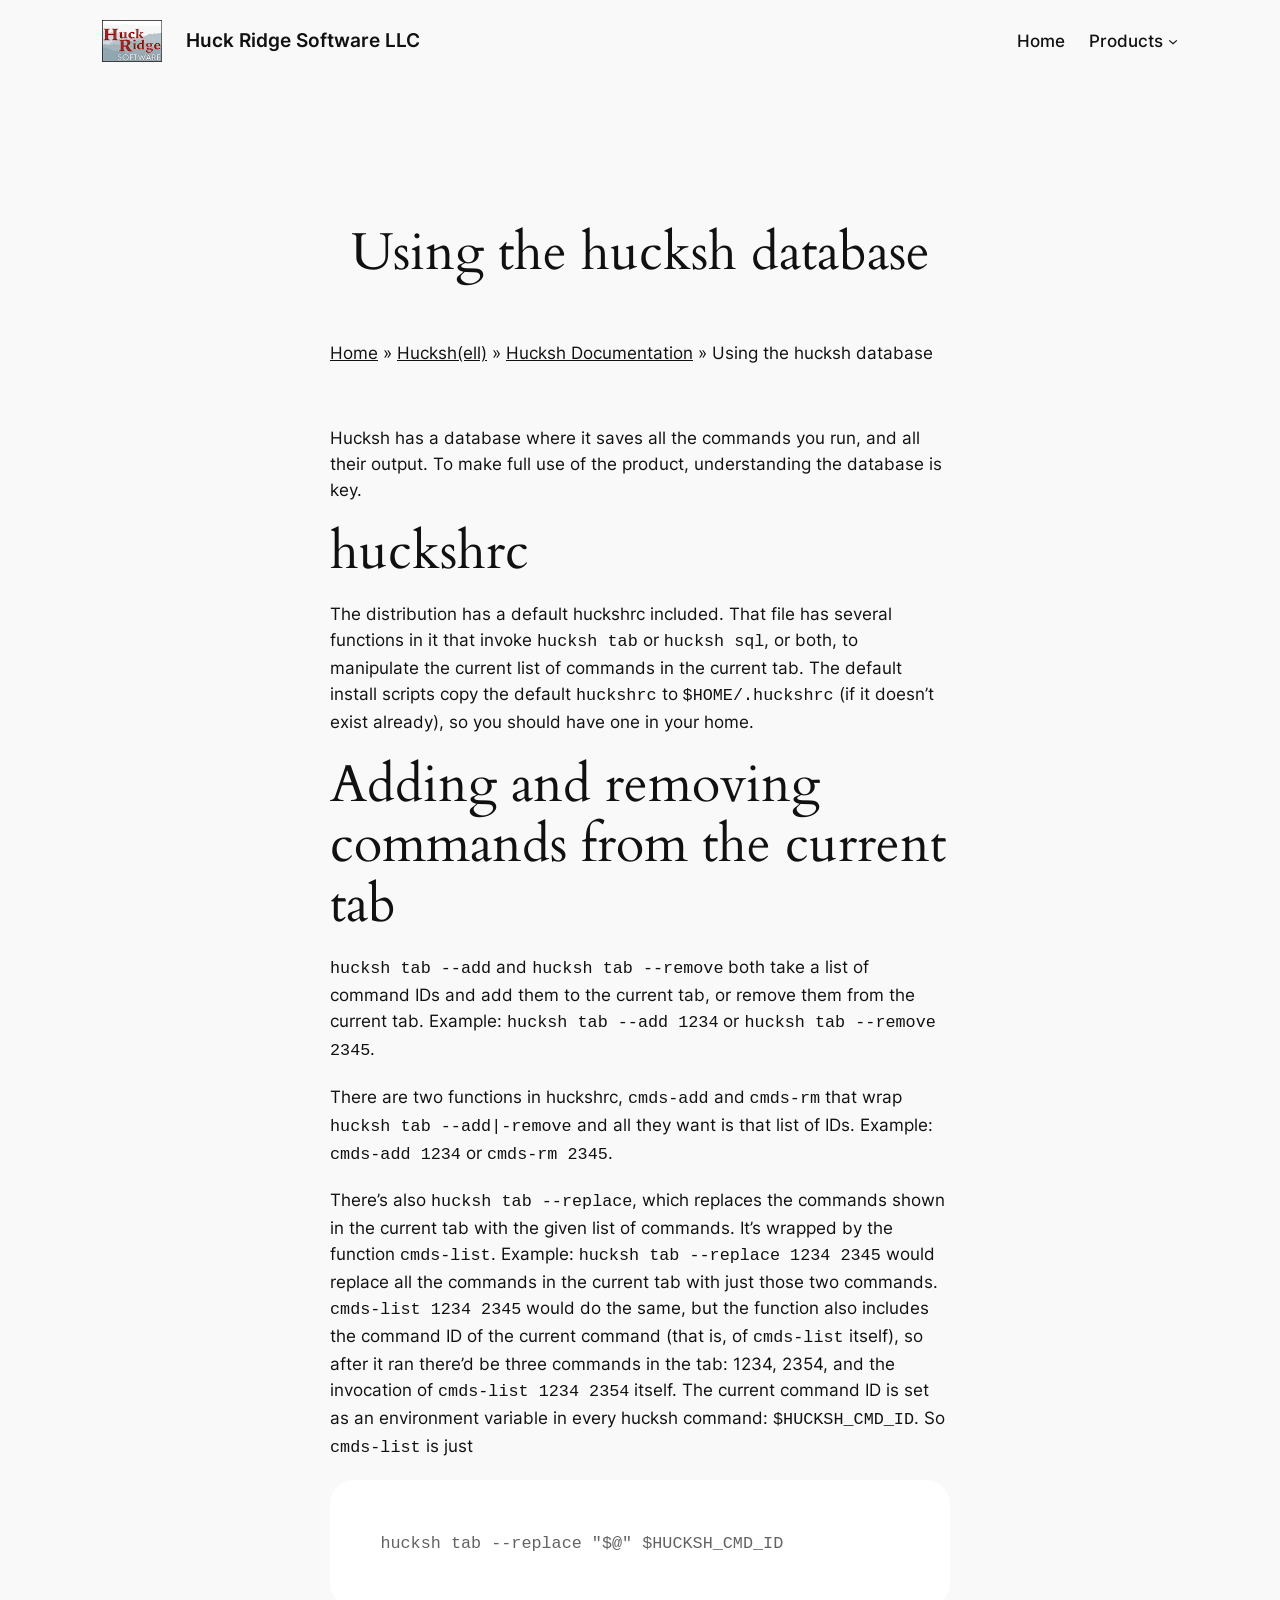
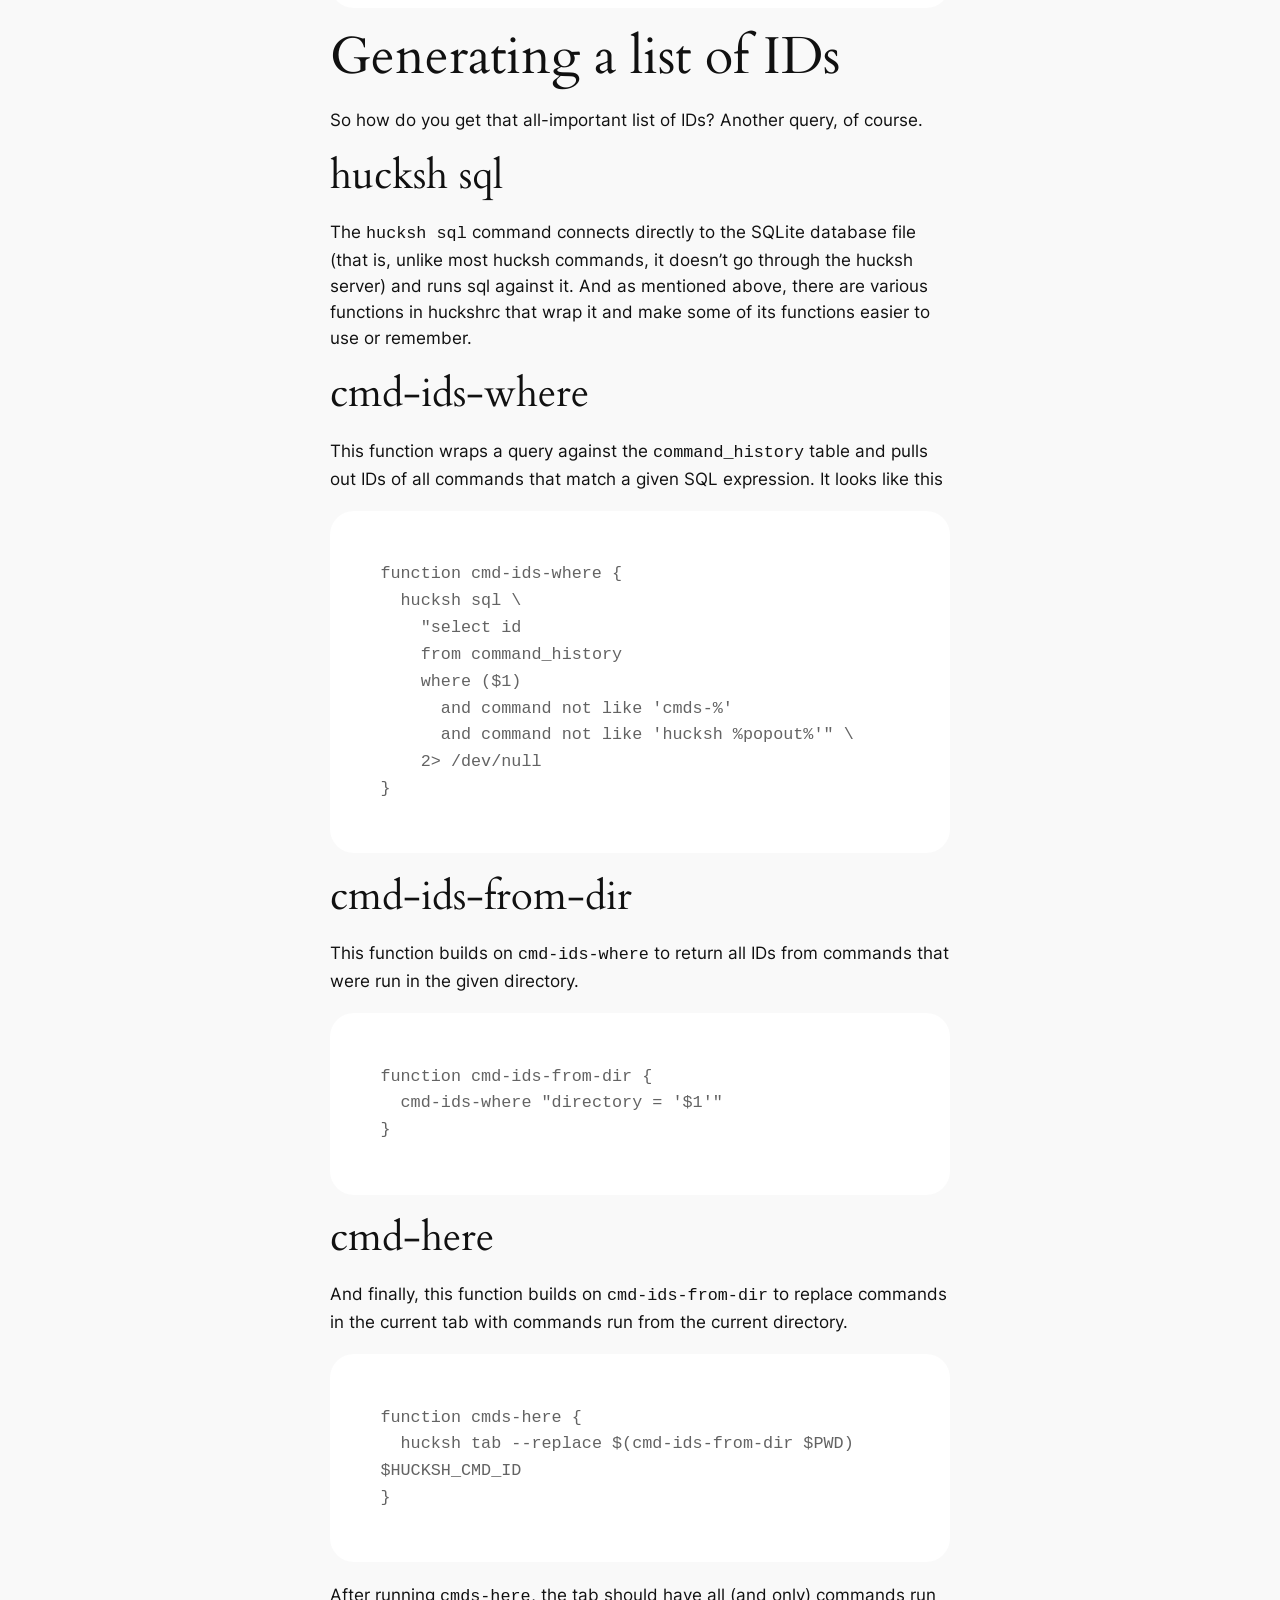
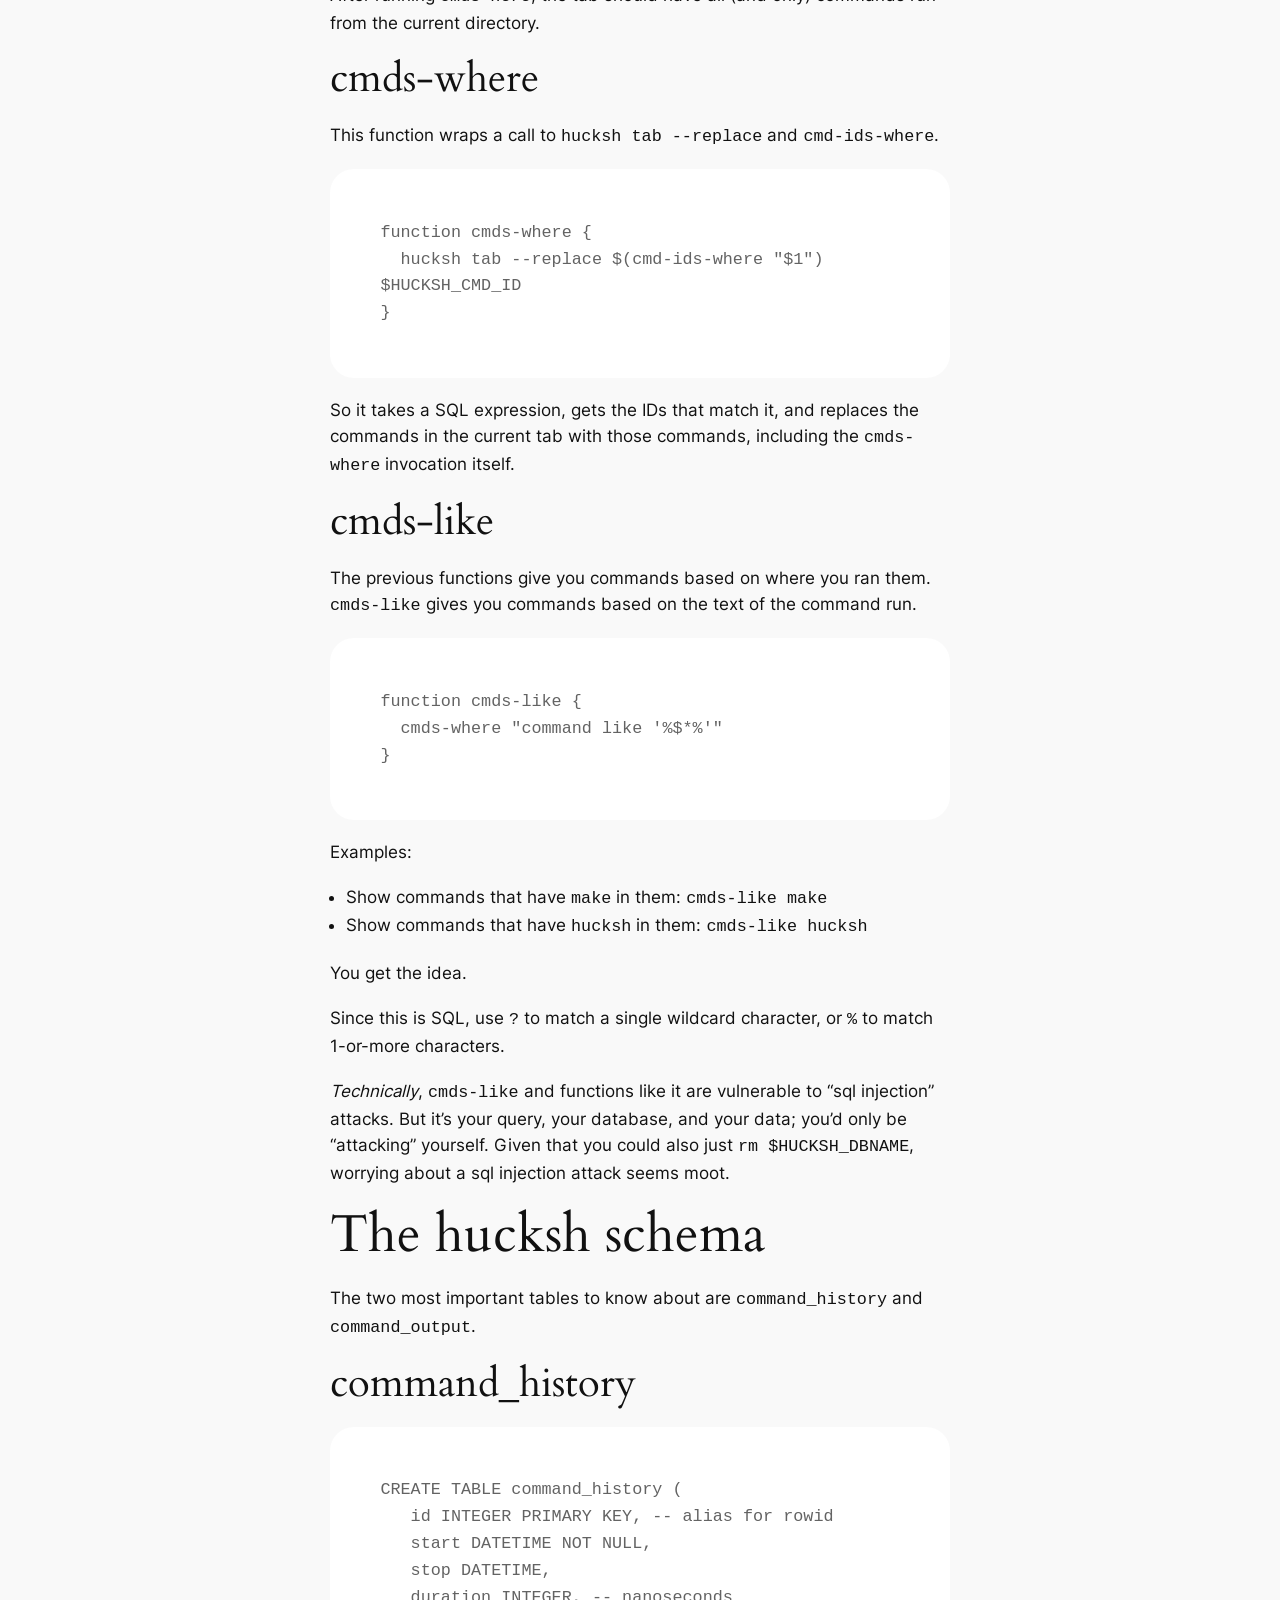
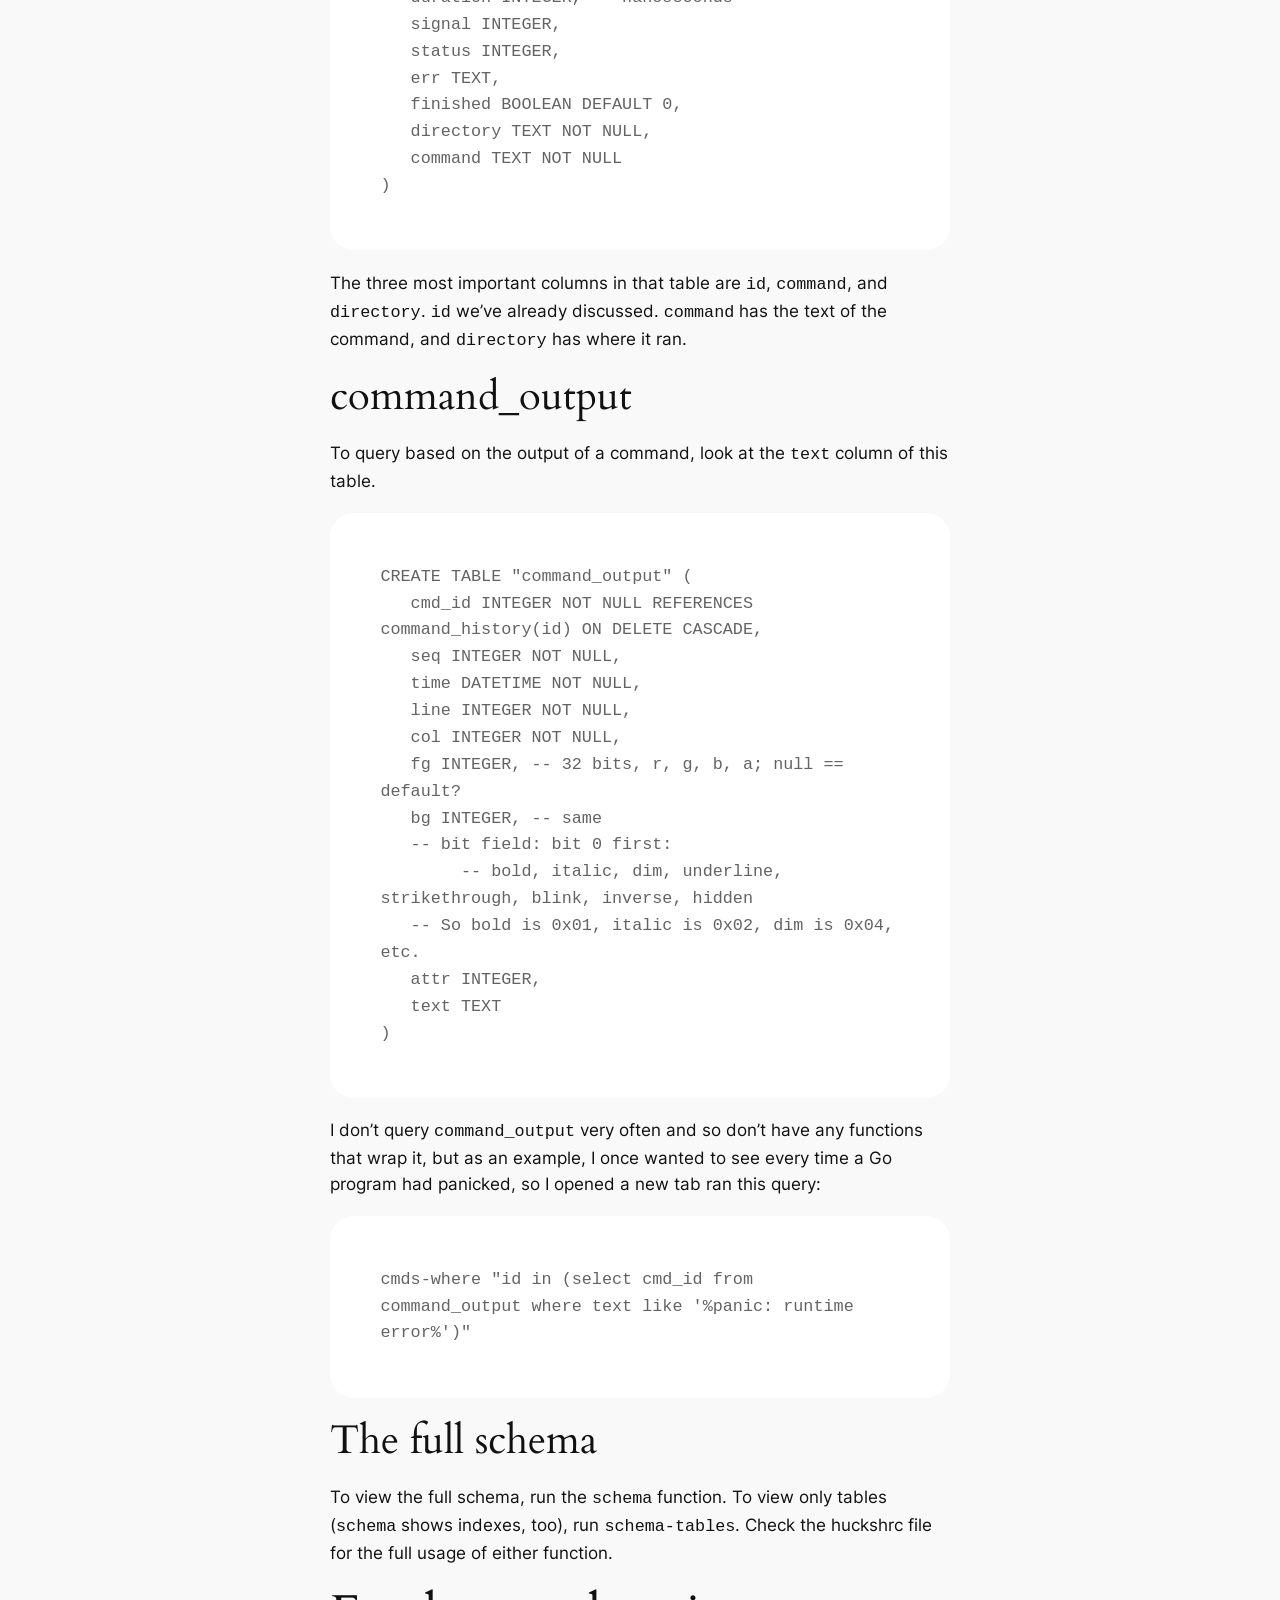
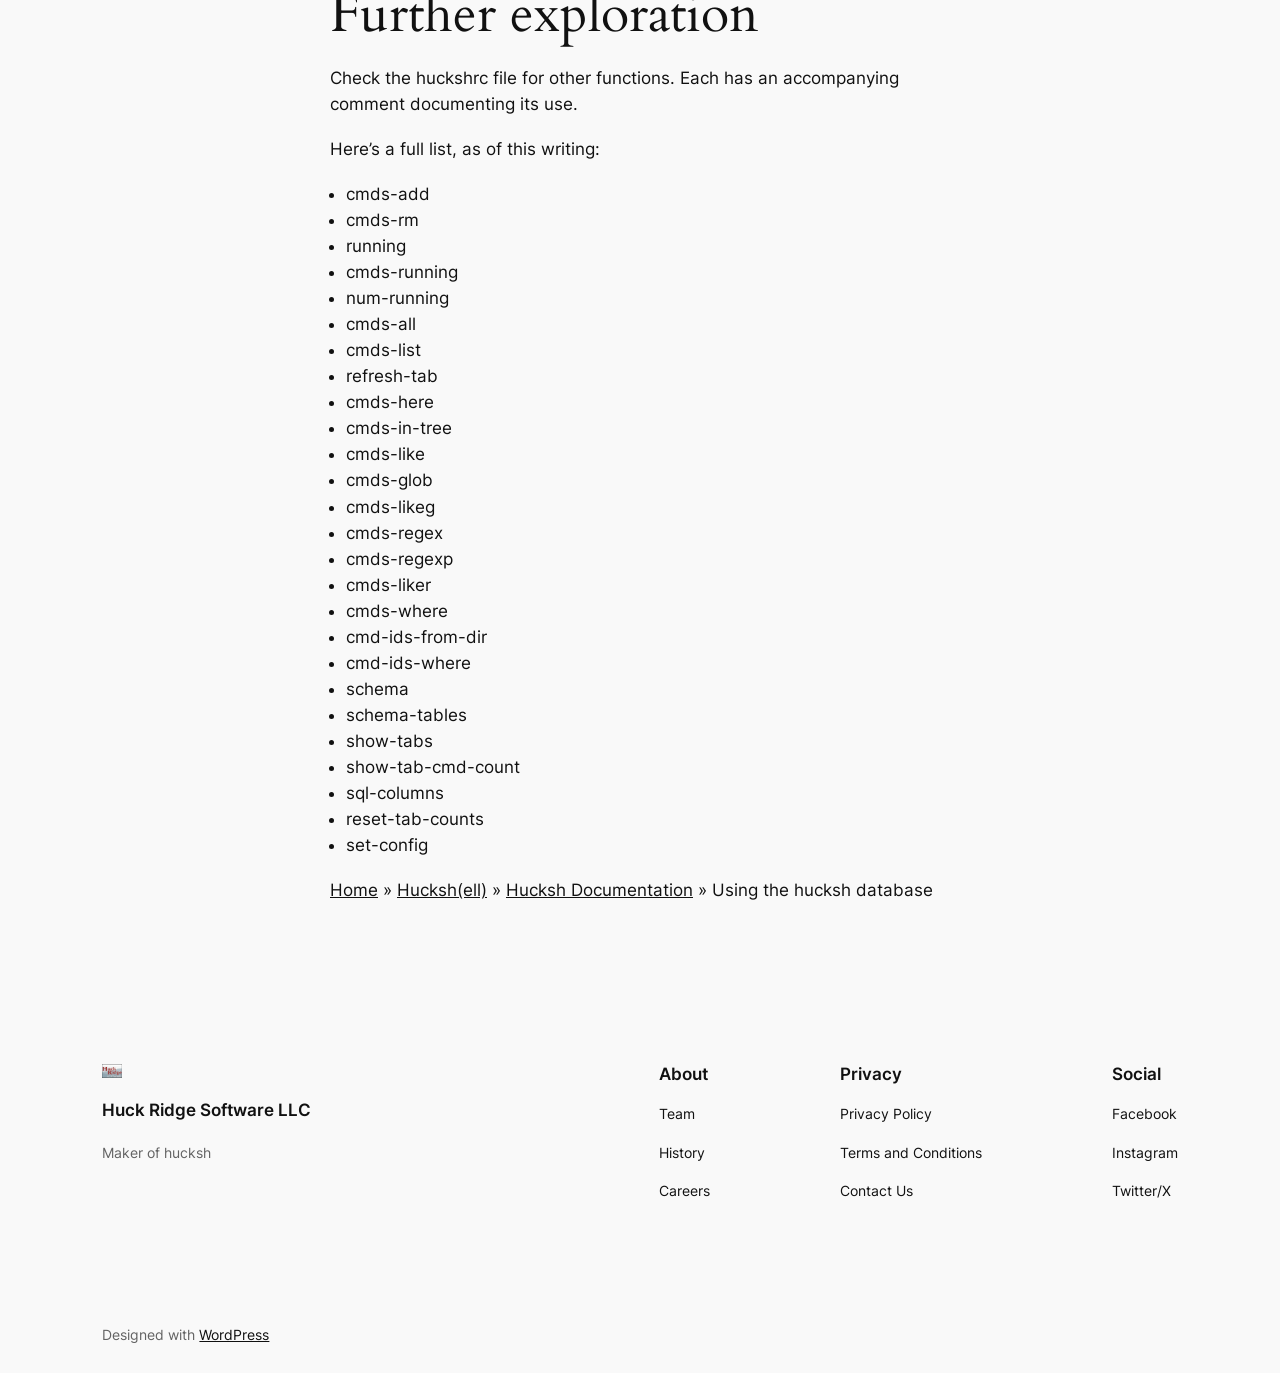
<file: docs/hucksh-documentation/using-the-hucksh-database/index.html>
<!DOCTYPE html>
<html dir="ltr" lang="en-US" prefix="og: https://ogp.me/ns#">
<head>
	<meta charset="UTF-8" />
	<meta name="viewport" content="width=device-width, initial-scale=1" />

		<!-- All in One SEO 4.6.7.1 - aioseo.com -->
		<title>Using the hucksh database - Huck Ridge Software LLC</title>
		<meta name="description" content="Hucksh has a database where it saves all the commands you run, and all their output. To make full use of the product, understanding the database is key. huckshrc The distribution has a default huckshrc included. That file has several functions in it that invoke hucksh tab or hucksh sql, or both, to manipulate the" />
		<meta name="robots" content="max-image-preview:large" />
		<link rel="canonical" href="index.html" />
		<meta name="generator" content="All in One SEO (AIOSEO) 4.6.7.1" />
		<meta property="og:locale" content="en_US" />
		<meta property="og:site_name" content="Huck Ridge Software LLC - Maker of hucksh" />
		<meta property="og:type" content="article" />
		<meta property="og:title" content="Using the hucksh database - Huck Ridge Software LLC" />
		<meta property="og:description" content="Hucksh has a database where it saves all the commands you run, and all their output. To make full use of the product, understanding the database is key. huckshrc The distribution has a default huckshrc included. That file has several functions in it that invoke hucksh tab or hucksh sql, or both, to manipulate the" />
		<meta property="og:url" content="https://huckridge.com/hucksh/hucksh-documentation/using-the-hucksh-database/" />
		<meta property="og:image" content="https://huckridge.com/wp-content/uploads/2015/03/HuckRidgeSW300px_LOGO109px.jpg" />
		<meta property="og:image:secure_url" content="https://huckridge.com/wp-content/uploads/2015/03/HuckRidgeSW300px_LOGO109px.jpg" />
		<meta property="og:image:width" content="109" />
		<meta property="og:image:height" content="76" />
		<meta property="article:published_time" content="2024-05-30T19:19:52+00:00" />
		<meta property="article:modified_time" content="2024-05-30T19:22:12+00:00" />
		<meta name="twitter:card" content="summary_large_image" />
		<meta name="twitter:site" content="@huckridgesw" />
		<meta name="twitter:title" content="Using the hucksh database - Huck Ridge Software LLC" />
		<meta name="twitter:description" content="Hucksh has a database where it saves all the commands you run, and all their output. To make full use of the product, understanding the database is key. huckshrc The distribution has a default huckshrc included. That file has several functions in it that invoke hucksh tab or hucksh sql, or both, to manipulate the" />
		<meta name="twitter:creator" content="@huckridgesw" />
		<meta name="twitter:image" content="https://huckridge.com/wp-content/uploads/2015/03/HuckRidgeSW300px_LOGO109px.jpg" />
		<script type="application/ld+json" class="aioseo-schema">
			{"@context":"https:\/\/schema.org","@graph":[{"@type":"BreadcrumbList","@id":"https:\/\/huckridge.com\/hucksh\/hucksh-documentation\/using-the-hucksh-database\/#breadcrumblist","itemListElement":[{"@type":"ListItem","@id":"https:\/\/huckridge.com\/#listItem","position":1,"name":"Home","item":"https:\/\/huckridge.com\/","nextItem":"https:\/\/huckridge.com\/hucksh\/#listItem"},{"@type":"ListItem","@id":"https:\/\/huckridge.com\/hucksh\/#listItem","position":2,"name":"Hucksh(ell)","item":"https:\/\/huckridge.com\/hucksh\/","nextItem":"https:\/\/huckridge.com\/hucksh\/hucksh-documentation\/#listItem","previousItem":"https:\/\/huckridge.com\/#listItem"},{"@type":"ListItem","@id":"https:\/\/huckridge.com\/hucksh\/hucksh-documentation\/#listItem","position":3,"name":"Hucksh Documentation","item":"https:\/\/huckridge.com\/hucksh\/hucksh-documentation\/","nextItem":"https:\/\/huckridge.com\/hucksh\/hucksh-documentation\/using-the-hucksh-database\/#listItem","previousItem":"https:\/\/huckridge.com\/hucksh\/#listItem"},{"@type":"ListItem","@id":"https:\/\/huckridge.com\/hucksh\/hucksh-documentation\/using-the-hucksh-database\/#listItem","position":4,"name":"Using the hucksh database","previousItem":"https:\/\/huckridge.com\/hucksh\/hucksh-documentation\/#listItem"}]},{"@type":"Organization","@id":"https:\/\/huckridge.com\/#organization","name":"Huck Ridge Software LLC","description":"Maker of hucksh","url":"https:\/\/huckridge.com\/","sameAs":["https:\/\/twitter.com\/huckridgesw"]},{"@type":"WebPage","@id":"https:\/\/huckridge.com\/hucksh\/hucksh-documentation\/using-the-hucksh-database\/#webpage","url":"https:\/\/huckridge.com\/hucksh\/hucksh-documentation\/using-the-hucksh-database\/","name":"Using the hucksh database - Huck Ridge Software LLC","description":"Hucksh has a database where it saves all the commands you run, and all their output. To make full use of the product, understanding the database is key. huckshrc The distribution has a default huckshrc included. That file has several functions in it that invoke hucksh tab or hucksh sql, or both, to manipulate the","inLanguage":"en-US","isPartOf":{"@id":"https:\/\/huckridge.com\/#website"},"breadcrumb":{"@id":"https:\/\/huckridge.com\/hucksh\/hucksh-documentation\/using-the-hucksh-database\/#breadcrumblist"},"datePublished":"2024-05-30T15:19:52-04:00","dateModified":"2024-05-30T15:22:12-04:00"},{"@type":"WebSite","@id":"https:\/\/huckridge.com\/#website","url":"https:\/\/huckridge.com\/","name":"Huck Ridge Software LLC","description":"Maker of hucksh","inLanguage":"en-US","publisher":{"@id":"https:\/\/huckridge.com\/#organization"}}]}
		</script>
		<!-- All in One SEO -->


<link rel="alternate" type="application/rss+xml" title="Huck Ridge Software LLC &raquo; Feed" href="https://huckridge.com/feed/" />
<link rel="alternate" type="application/rss+xml" title="Huck Ridge Software LLC &raquo; Comments Feed" href="https://huckridge.com/comments/feed/" />
		<!-- This site uses the Google Analytics by MonsterInsights plugin v9.0.0 - Using Analytics tracking - https://www.monsterinsights.com/ -->
							<script src="https://www.googletagmanager.com/gtag/js?id=G-1WCZ7PCRJ5"  data-cfasync="false" data-wpfc-render="false" async></script>
			<script data-cfasync="false" data-wpfc-render="false">
				var mi_version = '9.0.0';
				var mi_track_user = true;
				var mi_no_track_reason = '';
								var MonsterInsightsDefaultLocations = {"page_location":"https:\/\/huckridge.com\/hucksh\/hucksh-documentation\/using-the-hucksh-database\/","page_referrer":"https:\/\/huckridge.com\/hucksh\/hucksh-documentation\/"};
				if ( typeof MonsterInsightsPrivacyGuardFilter === 'function' ) {
					var MonsterInsightsLocations = (typeof MonsterInsightsExcludeQuery === 'object') ? MonsterInsightsPrivacyGuardFilter( MonsterInsightsExcludeQuery ) : MonsterInsightsPrivacyGuardFilter( MonsterInsightsDefaultLocations );
				} else {
					var MonsterInsightsLocations = (typeof MonsterInsightsExcludeQuery === 'object') ? MonsterInsightsExcludeQuery : MonsterInsightsDefaultLocations;
				}

								var disableStrs = [
										'ga-disable-G-1WCZ7PCRJ5',
									];

				/* Function to detect opted out users */
				function __gtagTrackerIsOptedOut() {
					for (var index = 0; index < disableStrs.length; index++) {
						if (document.cookie.indexOf(disableStrs[index] + '=true') > -1) {
							return true;
						}
					}

					return false;
				}

				/* Disable tracking if the opt-out cookie exists. */
				if (__gtagTrackerIsOptedOut()) {
					for (var index = 0; index < disableStrs.length; index++) {
						window[disableStrs[index]] = true;
					}
				}

				/* Opt-out function */
				function __gtagTrackerOptout() {
					for (var index = 0; index < disableStrs.length; index++) {
						document.cookie = disableStrs[index] + '=true; expires=Thu, 31 Dec 2099 23:59:59 UTC; path=/';
						window[disableStrs[index]] = true;
					}
				}

				if ('undefined' === typeof gaOptout) {
					function gaOptout() {
						__gtagTrackerOptout();
					}
				}
								window.dataLayer = window.dataLayer || [];

				window.MonsterInsightsDualTracker = {
					helpers: {},
					trackers: {},
				};
				if (mi_track_user) {
					function __gtagDataLayer() {
						dataLayer.push(arguments);
					}

					function __gtagTracker(type, name, parameters) {
						if (!parameters) {
							parameters = {};
						}

						if (parameters.send_to) {
							__gtagDataLayer.apply(null, arguments);
							return;
						}

						if (type === 'event') {
														parameters.send_to = monsterinsights_frontend.v4_id;
							var hookName = name;
							if (typeof parameters['event_category'] !== 'undefined') {
								hookName = parameters['event_category'] + ':' + name;
							}

							if (typeof MonsterInsightsDualTracker.trackers[hookName] !== 'undefined') {
								MonsterInsightsDualTracker.trackers[hookName](parameters);
							} else {
								__gtagDataLayer('event', name, parameters);
							}
							
						} else {
							__gtagDataLayer.apply(null, arguments);
						}
					}

					__gtagTracker('js', new Date());
					__gtagTracker('set', {
						'developer_id.dZGIzZG': true,
											});
					if ( MonsterInsightsLocations.page_location ) {
						__gtagTracker('set', MonsterInsightsLocations);
					}
										__gtagTracker('config', 'G-1WCZ7PCRJ5', {"forceSSL":"true"} );
															window.gtag = __gtagTracker;										(function () {
						/* https://developers.google.com/analytics/devguides/collection/analyticsjs/ */
						/* ga and __gaTracker compatibility shim. */
						var noopfn = function () {
							return null;
						};
						var newtracker = function () {
							return new Tracker();
						};
						var Tracker = function () {
							return null;
						};
						var p = Tracker.prototype;
						p.get = noopfn;
						p.set = noopfn;
						p.send = function () {
							var args = Array.prototype.slice.call(arguments);
							args.unshift('send');
							__gaTracker.apply(null, args);
						};
						var __gaTracker = function () {
							var len = arguments.length;
							if (len === 0) {
								return;
							}
							var f = arguments[len - 1];
							if (typeof f !== 'object' || f === null || typeof f.hitCallback !== 'function') {
								if ('send' === arguments[0]) {
									var hitConverted, hitObject = false, action;
									if ('event' === arguments[1]) {
										if ('undefined' !== typeof arguments[3]) {
											hitObject = {
												'eventAction': arguments[3],
												'eventCategory': arguments[2],
												'eventLabel': arguments[4],
												'value': arguments[5] ? arguments[5] : 1,
											}
										}
									}
									if ('pageview' === arguments[1]) {
										if ('undefined' !== typeof arguments[2]) {
											hitObject = {
												'eventAction': 'page_view',
												'page_path': arguments[2],
											}
										}
									}
									if (typeof arguments[2] === 'object') {
										hitObject = arguments[2];
									}
									if (typeof arguments[5] === 'object') {
										Object.assign(hitObject, arguments[5]);
									}
									if ('undefined' !== typeof arguments[1].hitType) {
										hitObject = arguments[1];
										if ('pageview' === hitObject.hitType) {
											hitObject.eventAction = 'page_view';
										}
									}
									if (hitObject) {
										action = 'timing' === arguments[1].hitType ? 'timing_complete' : hitObject.eventAction;
										hitConverted = mapArgs(hitObject);
										__gtagTracker('event', action, hitConverted);
									}
								}
								return;
							}

							function mapArgs(args) {
								var arg, hit = {};
								var gaMap = {
									'eventCategory': 'event_category',
									'eventAction': 'event_action',
									'eventLabel': 'event_label',
									'eventValue': 'event_value',
									'nonInteraction': 'non_interaction',
									'timingCategory': 'event_category',
									'timingVar': 'name',
									'timingValue': 'value',
									'timingLabel': 'event_label',
									'page': 'page_path',
									'location': 'page_location',
									'title': 'page_title',
									'referrer' : 'page_referrer',
								};
								for (arg in args) {
																		if (!(!args.hasOwnProperty(arg) || !gaMap.hasOwnProperty(arg))) {
										hit[gaMap[arg]] = args[arg];
									} else {
										hit[arg] = args[arg];
									}
								}
								return hit;
							}

							try {
								f.hitCallback();
							} catch (ex) {
							}
						};
						__gaTracker.create = newtracker;
						__gaTracker.getByName = newtracker;
						__gaTracker.getAll = function () {
							return [];
						};
						__gaTracker.remove = noopfn;
						__gaTracker.loaded = true;
						window['__gaTracker'] = __gaTracker;
					})();
									} else {
										console.log("");
					(function () {
						function __gtagTracker() {
							return null;
						}

						window['__gtagTracker'] = __gtagTracker;
						window['gtag'] = __gtagTracker;
					})();
									}
			</script>
				<!-- / Google Analytics by MonsterInsights -->
		<script>
window._wpemojiSettings = {"baseUrl":"https:\/\/s.w.org\/images\/core\/emoji\/15.0.3\/72x72\/","ext":".png","svgUrl":"https:\/\/s.w.org\/images\/core\/emoji\/15.0.3\/svg\/","svgExt":".svg","source":{"concatemoji":"https:\/\/huckridge.com\/wp-includes\/js\/wp-emoji-release.min.js?ver=6.6.1"}};
/*! This file is auto-generated */
!function(i,n){var o,s,e;function c(e){try{var t={supportTests:e,timestamp:(new Date).valueOf()};sessionStorage.setItem(o,JSON.stringify(t))}catch(e){}}function p(e,t,n){e.clearRect(0,0,e.canvas.width,e.canvas.height),e.fillText(t,0,0);var t=new Uint32Array(e.getImageData(0,0,e.canvas.width,e.canvas.height).data),r=(e.clearRect(0,0,e.canvas.width,e.canvas.height),e.fillText(n,0,0),new Uint32Array(e.getImageData(0,0,e.canvas.width,e.canvas.height).data));return t.every(function(e,t){return e===r[t]})}function u(e,t,n){switch(t){case"flag":return n(e,"\ud83c\udff3\ufe0f\u200d\u26a7\ufe0f","\ud83c\udff3\ufe0f\u200b\u26a7\ufe0f")?!1:!n(e,"\ud83c\uddfa\ud83c\uddf3","\ud83c\uddfa\u200b\ud83c\uddf3")&&!n(e,"\ud83c\udff4\udb40\udc67\udb40\udc62\udb40\udc65\udb40\udc6e\udb40\udc67\udb40\udc7f","\ud83c\udff4\u200b\udb40\udc67\u200b\udb40\udc62\u200b\udb40\udc65\u200b\udb40\udc6e\u200b\udb40\udc67\u200b\udb40\udc7f");case"emoji":return!n(e,"\ud83d\udc26\u200d\u2b1b","\ud83d\udc26\u200b\u2b1b")}return!1}function f(e,t,n){var r="undefined"!=typeof WorkerGlobalScope&&self instanceof WorkerGlobalScope?new OffscreenCanvas(300,150):i.createElement("canvas"),a=r.getContext("2d",{willReadFrequently:!0}),o=(a.textBaseline="top",a.font="600 32px Arial",{});return e.forEach(function(e){o[e]=t(a,e,n)}),o}function t(e){var t=i.createElement("script");t.src=e,t.defer=!0,i.head.appendChild(t)}"undefined"!=typeof Promise&&(o="wpEmojiSettingsSupports",s=["flag","emoji"],n.supports={everything:!0,everythingExceptFlag:!0},e=new Promise(function(e){i.addEventListener("DOMContentLoaded",e,{once:!0})}),new Promise(function(t){var n=function(){try{var e=JSON.parse(sessionStorage.getItem(o));if("object"==typeof e&&"number"==typeof e.timestamp&&(new Date).valueOf()<e.timestamp+604800&&"object"==typeof e.supportTests)return e.supportTests}catch(e){}return null}();if(!n){if("undefined"!=typeof Worker&&"undefined"!=typeof OffscreenCanvas&&"undefined"!=typeof URL&&URL.createObjectURL&&"undefined"!=typeof Blob)try{var e="postMessage("+f.toString()+"("+[JSON.stringify(s),u.toString(),p.toString()].join(",")+"));",r=new Blob([e],{type:"text/javascript"}),a=new Worker(URL.createObjectURL(r),{name:"wpTestEmojiSupports"});return void(a.onmessage=function(e){c(n=e.data),a.terminate(),t(n)})}catch(e){}c(n=f(s,u,p))}t(n)}).then(function(e){for(var t in e)n.supports[t]=e[t],n.supports.everything=n.supports.everything&&n.supports[t],"flag"!==t&&(n.supports.everythingExceptFlag=n.supports.everythingExceptFlag&&n.supports[t]);n.supports.everythingExceptFlag=n.supports.everythingExceptFlag&&!n.supports.flag,n.DOMReady=!1,n.readyCallback=function(){n.DOMReady=!0}}).then(function(){return e}).then(function(){var e;n.supports.everything||(n.readyCallback(),(e=n.source||{}).concatemoji?t(e.concatemoji):e.wpemoji&&e.twemoji&&(t(e.twemoji),t(e.wpemoji)))}))}((window,document),window._wpemojiSettings);
</script>
<style id='wp-block-site-logo-inline-css'>
.wp-block-site-logo{box-sizing:border-box;line-height:0}.wp-block-site-logo a{display:inline-block;line-height:0}.wp-block-site-logo.is-default-size img{height:auto;width:120px}.wp-block-site-logo img{height:auto;max-width:100%}.wp-block-site-logo a,.wp-block-site-logo img{border-radius:inherit}.wp-block-site-logo.aligncenter{margin-left:auto;margin-right:auto;text-align:center}:root :where(.wp-block-site-logo.is-style-rounded){border-radius:9999px}
</style>
<style id='wp-block-site-title-inline-css'>
:root :where(.wp-block-site-title a){color:inherit}
</style>
<style id='wp-block-group-inline-css'>
.wp-block-group{box-sizing:border-box}:where(.wp-block-group.wp-block-group-is-layout-constrained){position:relative}
</style>
<style id='wp-block-navigation-link-inline-css'>
.wp-block-navigation .wp-block-navigation-item__label{overflow-wrap:break-word}.wp-block-navigation .wp-block-navigation-item__description{display:none}.link-ui-tools{border-top:1px solid #f0f0f0;padding:8px}.link-ui-block-inserter{padding-top:8px}.link-ui-block-inserter__back{margin-left:8px;text-transform:uppercase}

				.is-style-arrow-link .wp-block-navigation-item__label:after {
					content: "\2197";
					padding-inline-start: 0.25rem;
					vertical-align: middle;
					text-decoration: none;
					display: inline-block;
				}
</style>
<link rel='stylesheet' id='wp-block-navigation-css' href='../../blocks/navigation/style.min.css%3Fver=6.6.1.css' media='all' />
<style id='wp-block-spacer-inline-css'>
.wp-block-spacer{clear:both}
</style>
<style id='wp-block-post-title-inline-css'>
.wp-block-post-title{box-sizing:border-box;word-break:break-word}.wp-block-post-title a{display:inline-block}
</style>
<style id='wp-block-post-featured-image-inline-css'>
.wp-block-post-featured-image{margin-left:0;margin-right:0}.wp-block-post-featured-image a{display:block;height:100%}.wp-block-post-featured-image img{box-sizing:border-box;height:auto;max-width:100%;vertical-align:bottom;width:100%}.wp-block-post-featured-image.alignfull img,.wp-block-post-featured-image.alignwide img{width:100%}.wp-block-post-featured-image .wp-block-post-featured-image__overlay.has-background-dim{background-color:#000;inset:0;position:absolute}.wp-block-post-featured-image{position:relative}.wp-block-post-featured-image .wp-block-post-featured-image__overlay.has-background-gradient{background-color:initial}.wp-block-post-featured-image .wp-block-post-featured-image__overlay.has-background-dim-0{opacity:0}.wp-block-post-featured-image .wp-block-post-featured-image__overlay.has-background-dim-10{opacity:.1}.wp-block-post-featured-image .wp-block-post-featured-image__overlay.has-background-dim-20{opacity:.2}.wp-block-post-featured-image .wp-block-post-featured-image__overlay.has-background-dim-30{opacity:.3}.wp-block-post-featured-image .wp-block-post-featured-image__overlay.has-background-dim-40{opacity:.4}.wp-block-post-featured-image .wp-block-post-featured-image__overlay.has-background-dim-50{opacity:.5}.wp-block-post-featured-image .wp-block-post-featured-image__overlay.has-background-dim-60{opacity:.6}.wp-block-post-featured-image .wp-block-post-featured-image__overlay.has-background-dim-70{opacity:.7}.wp-block-post-featured-image .wp-block-post-featured-image__overlay.has-background-dim-80{opacity:.8}.wp-block-post-featured-image .wp-block-post-featured-image__overlay.has-background-dim-90{opacity:.9}.wp-block-post-featured-image .wp-block-post-featured-image__overlay.has-background-dim-100{opacity:1}.wp-block-post-featured-image:where(.alignleft,.alignright){width:100%}
</style>
<style id='wp-block-paragraph-inline-css'>
.is-small-text{font-size:.875em}.is-regular-text{font-size:1em}.is-large-text{font-size:2.25em}.is-larger-text{font-size:3em}.has-drop-cap:not(:focus):first-letter{float:left;font-size:8.4em;font-style:normal;font-weight:100;line-height:.68;margin:.05em .1em 0 0;text-transform:uppercase}body.rtl .has-drop-cap:not(:focus):first-letter{float:none;margin-left:.1em}p.has-drop-cap.has-background{overflow:hidden}:root :where(p.has-background){padding:1.25em 2.375em}:where(p.has-text-color:not(.has-link-color)) a{color:inherit}p.has-text-align-left[style*="writing-mode:vertical-lr"],p.has-text-align-right[style*="writing-mode:vertical-rl"]{rotate:180deg}
</style>
<style id='wp-block-heading-inline-css'>
h1.has-background,h2.has-background,h3.has-background,h4.has-background,h5.has-background,h6.has-background{padding:1.25em 2.375em}h1.has-text-align-left[style*=writing-mode]:where([style*=vertical-lr]),h1.has-text-align-right[style*=writing-mode]:where([style*=vertical-rl]),h2.has-text-align-left[style*=writing-mode]:where([style*=vertical-lr]),h2.has-text-align-right[style*=writing-mode]:where([style*=vertical-rl]),h3.has-text-align-left[style*=writing-mode]:where([style*=vertical-lr]),h3.has-text-align-right[style*=writing-mode]:where([style*=vertical-rl]),h4.has-text-align-left[style*=writing-mode]:where([style*=vertical-lr]),h4.has-text-align-right[style*=writing-mode]:where([style*=vertical-rl]),h5.has-text-align-left[style*=writing-mode]:where([style*=vertical-lr]),h5.has-text-align-right[style*=writing-mode]:where([style*=vertical-rl]),h6.has-text-align-left[style*=writing-mode]:where([style*=vertical-lr]),h6.has-text-align-right[style*=writing-mode]:where([style*=vertical-rl]){rotate:180deg}

				.is-style-asterisk:before {
					content: '';
					width: 1.5rem;
					height: 3rem;
					background: var(--wp--preset--color--contrast-2, currentColor);
					clip-path: path('M11.93.684v8.039l5.633-5.633 1.216 1.23-5.66 5.66h8.04v1.737H13.2l5.701 5.701-1.23 1.23-5.742-5.742V21h-1.737v-8.094l-5.77 5.77-1.23-1.217 5.743-5.742H.842V9.98h8.162l-5.701-5.7 1.23-1.231 5.66 5.66V.684h1.737Z');
					display: block;
				}

				/* Hide the asterisk if the heading has no content, to avoid using empty headings to display the asterisk only, which is an A11Y issue */
				.is-style-asterisk:empty:before {
					content: none;
				}

				.is-style-asterisk:-moz-only-whitespace:before {
					content: none;
				}

				.is-style-asterisk.has-text-align-center:before {
					margin: 0 auto;
				}

				.is-style-asterisk.has-text-align-right:before {
					margin-left: auto;
				}

				.rtl .is-style-asterisk.has-text-align-left:before {
					margin-right: auto;
				}
</style>
<style id='wp-block-code-inline-css'>
.wp-block-code{box-sizing:border-box}.wp-block-code code{display:block;font-family:inherit;overflow-wrap:break-word;white-space:pre-wrap}
</style>
<style id='wp-block-list-inline-css'>
ol,ul{box-sizing:border-box}:root :where(ul.has-background,ol.has-background){padding:1.25em 2.375em}

				ul.is-style-checkmark-list {
					list-style-type: "\2713";
				}

				ul.is-style-checkmark-list li {
					padding-inline-start: 1ch;
				}
</style>
<style id='wp-block-columns-inline-css'>
.wp-block-columns{align-items:normal!important;box-sizing:border-box;display:flex;flex-wrap:wrap!important}@media (min-width:782px){.wp-block-columns{flex-wrap:nowrap!important}}.wp-block-columns.are-vertically-aligned-top{align-items:flex-start}.wp-block-columns.are-vertically-aligned-center{align-items:center}.wp-block-columns.are-vertically-aligned-bottom{align-items:flex-end}@media (max-width:781px){.wp-block-columns:not(.is-not-stacked-on-mobile)>.wp-block-column{flex-basis:100%!important}}@media (min-width:782px){.wp-block-columns:not(.is-not-stacked-on-mobile)>.wp-block-column{flex-basis:0;flex-grow:1}.wp-block-columns:not(.is-not-stacked-on-mobile)>.wp-block-column[style*=flex-basis]{flex-grow:0}}.wp-block-columns.is-not-stacked-on-mobile{flex-wrap:nowrap!important}.wp-block-columns.is-not-stacked-on-mobile>.wp-block-column{flex-basis:0;flex-grow:1}.wp-block-columns.is-not-stacked-on-mobile>.wp-block-column[style*=flex-basis]{flex-grow:0}:where(.wp-block-columns){margin-bottom:1.75em}:where(.wp-block-columns.has-background){padding:1.25em 2.375em}.wp-block-column{flex-grow:1;min-width:0;overflow-wrap:break-word;word-break:break-word}.wp-block-column.is-vertically-aligned-top{align-self:flex-start}.wp-block-column.is-vertically-aligned-center{align-self:center}.wp-block-column.is-vertically-aligned-bottom{align-self:flex-end}.wp-block-column.is-vertically-aligned-stretch{align-self:stretch}.wp-block-column.is-vertically-aligned-bottom,.wp-block-column.is-vertically-aligned-center,.wp-block-column.is-vertically-aligned-top{width:100%}
</style>
<style id='wp-emoji-styles-inline-css'>

	img.wp-smiley, img.emoji {
		display: inline !important;
		border: none !important;
		box-shadow: none !important;
		height: 1em !important;
		width: 1em !important;
		margin: 0 0.07em !important;
		vertical-align: -0.1em !important;
		background: none !important;
		padding: 0 !important;
	}
</style>
<style id='wp-block-library-inline-css'>
:root{--wp-admin-theme-color:#007cba;--wp-admin-theme-color--rgb:0,124,186;--wp-admin-theme-color-darker-10:#006ba1;--wp-admin-theme-color-darker-10--rgb:0,107,161;--wp-admin-theme-color-darker-20:#005a87;--wp-admin-theme-color-darker-20--rgb:0,90,135;--wp-admin-border-width-focus:2px;--wp-block-synced-color:#7a00df;--wp-block-synced-color--rgb:122,0,223;--wp-bound-block-color:var(--wp-block-synced-color)}@media (min-resolution:192dpi){:root{--wp-admin-border-width-focus:1.5px}}.wp-element-button{cursor:pointer}:root{--wp--preset--font-size--normal:16px;--wp--preset--font-size--huge:42px}:root .has-very-light-gray-background-color{background-color:#eee}:root .has-very-dark-gray-background-color{background-color:#313131}:root .has-very-light-gray-color{color:#eee}:root .has-very-dark-gray-color{color:#313131}:root .has-vivid-green-cyan-to-vivid-cyan-blue-gradient-background{background:linear-gradient(135deg,#00d084,#0693e3)}:root .has-purple-crush-gradient-background{background:linear-gradient(135deg,#34e2e4,#4721fb 50%,#ab1dfe)}:root .has-hazy-dawn-gradient-background{background:linear-gradient(135deg,#faaca8,#dad0ec)}:root .has-subdued-olive-gradient-background{background:linear-gradient(135deg,#fafae1,#67a671)}:root .has-atomic-cream-gradient-background{background:linear-gradient(135deg,#fdd79a,#004a59)}:root .has-nightshade-gradient-background{background:linear-gradient(135deg,#330968,#31cdcf)}:root .has-midnight-gradient-background{background:linear-gradient(135deg,#020381,#2874fc)}.has-regular-font-size{font-size:1em}.has-larger-font-size{font-size:2.625em}.has-normal-font-size{font-size:var(--wp--preset--font-size--normal)}.has-huge-font-size{font-size:var(--wp--preset--font-size--huge)}.has-text-align-center{text-align:center}.has-text-align-left{text-align:left}.has-text-align-right{text-align:right}#end-resizable-editor-section{display:none}.aligncenter{clear:both}.items-justified-left{justify-content:flex-start}.items-justified-center{justify-content:center}.items-justified-right{justify-content:flex-end}.items-justified-space-between{justify-content:space-between}.screen-reader-text{border:0;clip:rect(1px,1px,1px,1px);clip-path:inset(50%);height:1px;margin:-1px;overflow:hidden;padding:0;position:absolute;width:1px;word-wrap:normal!important}.screen-reader-text:focus{background-color:#ddd;clip:auto!important;clip-path:none;color:#444;display:block;font-size:1em;height:auto;left:5px;line-height:normal;padding:15px 23px 14px;text-decoration:none;top:5px;width:auto;z-index:100000}html :where(.has-border-color){border-style:solid}html :where([style*=border-top-color]){border-top-style:solid}html :where([style*=border-right-color]){border-right-style:solid}html :where([style*=border-bottom-color]){border-bottom-style:solid}html :where([style*=border-left-color]){border-left-style:solid}html :where([style*=border-width]){border-style:solid}html :where([style*=border-top-width]){border-top-style:solid}html :where([style*=border-right-width]){border-right-style:solid}html :where([style*=border-bottom-width]){border-bottom-style:solid}html :where([style*=border-left-width]){border-left-style:solid}html :where(img[class*=wp-image-]){height:auto;max-width:100%}:where(figure){margin:0 0 1em}html :where(.is-position-sticky){--wp-admin--admin-bar--position-offset:var(--wp-admin--admin-bar--height,0px)}@media screen and (max-width:600px){html :where(.is-position-sticky){--wp-admin--admin-bar--position-offset:0px}}
</style>
<style id='global-styles-inline-css'>
:root{--wp--preset--aspect-ratio--square: 1;--wp--preset--aspect-ratio--4-3: 4/3;--wp--preset--aspect-ratio--3-4: 3/4;--wp--preset--aspect-ratio--3-2: 3/2;--wp--preset--aspect-ratio--2-3: 2/3;--wp--preset--aspect-ratio--16-9: 16/9;--wp--preset--aspect-ratio--9-16: 9/16;--wp--preset--color--black: #000000;--wp--preset--color--cyan-bluish-gray: #abb8c3;--wp--preset--color--white: #ffffff;--wp--preset--color--pale-pink: #f78da7;--wp--preset--color--vivid-red: #cf2e2e;--wp--preset--color--luminous-vivid-orange: #ff6900;--wp--preset--color--luminous-vivid-amber: #fcb900;--wp--preset--color--light-green-cyan: #7bdcb5;--wp--preset--color--vivid-green-cyan: #00d084;--wp--preset--color--pale-cyan-blue: #8ed1fc;--wp--preset--color--vivid-cyan-blue: #0693e3;--wp--preset--color--vivid-purple: #9b51e0;--wp--preset--color--base: #f9f9f9;--wp--preset--color--base-2: #ffffff;--wp--preset--color--contrast: #111111;--wp--preset--color--contrast-2: #636363;--wp--preset--color--contrast-3: #A4A4A4;--wp--preset--color--accent: #cfcabe;--wp--preset--color--accent-2: #c2a990;--wp--preset--color--accent-3: #d8613c;--wp--preset--color--accent-4: #b1c5a4;--wp--preset--color--accent-5: #b5bdbc;--wp--preset--gradient--vivid-cyan-blue-to-vivid-purple: linear-gradient(135deg,rgba(6,147,227,1) 0%,rgb(155,81,224) 100%);--wp--preset--gradient--light-green-cyan-to-vivid-green-cyan: linear-gradient(135deg,rgb(122,220,180) 0%,rgb(0,208,130) 100%);--wp--preset--gradient--luminous-vivid-amber-to-luminous-vivid-orange: linear-gradient(135deg,rgba(252,185,0,1) 0%,rgba(255,105,0,1) 100%);--wp--preset--gradient--luminous-vivid-orange-to-vivid-red: linear-gradient(135deg,rgba(255,105,0,1) 0%,rgb(207,46,46) 100%);--wp--preset--gradient--very-light-gray-to-cyan-bluish-gray: linear-gradient(135deg,rgb(238,238,238) 0%,rgb(169,184,195) 100%);--wp--preset--gradient--cool-to-warm-spectrum: linear-gradient(135deg,rgb(74,234,220) 0%,rgb(151,120,209) 20%,rgb(207,42,186) 40%,rgb(238,44,130) 60%,rgb(251,105,98) 80%,rgb(254,248,76) 100%);--wp--preset--gradient--blush-light-purple: linear-gradient(135deg,rgb(255,206,236) 0%,rgb(152,150,240) 100%);--wp--preset--gradient--blush-bordeaux: linear-gradient(135deg,rgb(254,205,165) 0%,rgb(254,45,45) 50%,rgb(107,0,62) 100%);--wp--preset--gradient--luminous-dusk: linear-gradient(135deg,rgb(255,203,112) 0%,rgb(199,81,192) 50%,rgb(65,88,208) 100%);--wp--preset--gradient--pale-ocean: linear-gradient(135deg,rgb(255,245,203) 0%,rgb(182,227,212) 50%,rgb(51,167,181) 100%);--wp--preset--gradient--electric-grass: linear-gradient(135deg,rgb(202,248,128) 0%,rgb(113,206,126) 100%);--wp--preset--gradient--midnight: linear-gradient(135deg,rgb(2,3,129) 0%,rgb(40,116,252) 100%);--wp--preset--gradient--gradient-1: linear-gradient(to bottom, #cfcabe 0%, #F9F9F9 100%);--wp--preset--gradient--gradient-2: linear-gradient(to bottom, #C2A990 0%, #F9F9F9 100%);--wp--preset--gradient--gradient-3: linear-gradient(to bottom, #D8613C 0%, #F9F9F9 100%);--wp--preset--gradient--gradient-4: linear-gradient(to bottom, #B1C5A4 0%, #F9F9F9 100%);--wp--preset--gradient--gradient-5: linear-gradient(to bottom, #B5BDBC 0%, #F9F9F9 100%);--wp--preset--gradient--gradient-6: linear-gradient(to bottom, #A4A4A4 0%, #F9F9F9 100%);--wp--preset--gradient--gradient-7: linear-gradient(to bottom, #cfcabe 50%, #F9F9F9 50%);--wp--preset--gradient--gradient-8: linear-gradient(to bottom, #C2A990 50%, #F9F9F9 50%);--wp--preset--gradient--gradient-9: linear-gradient(to bottom, #D8613C 50%, #F9F9F9 50%);--wp--preset--gradient--gradient-10: linear-gradient(to bottom, #B1C5A4 50%, #F9F9F9 50%);--wp--preset--gradient--gradient-11: linear-gradient(to bottom, #B5BDBC 50%, #F9F9F9 50%);--wp--preset--gradient--gradient-12: linear-gradient(to bottom, #A4A4A4 50%, #F9F9F9 50%);--wp--preset--font-size--small: 0.9rem;--wp--preset--font-size--medium: 1.05rem;--wp--preset--font-size--large: clamp(1.39rem, 1.39rem + ((1vw - 0.2rem) * 0.767), 1.85rem);--wp--preset--font-size--x-large: clamp(1.85rem, 1.85rem + ((1vw - 0.2rem) * 1.083), 2.5rem);--wp--preset--font-size--xx-large: clamp(2.5rem, 2.5rem + ((1vw - 0.2rem) * 1.283), 3.27rem);--wp--preset--font-family--body: "Inter", sans-serif;--wp--preset--font-family--heading: Cardo;--wp--preset--font-family--system-sans-serif: -apple-system, BlinkMacSystemFont, avenir next, avenir, segoe ui, helvetica neue, helvetica, Cantarell, Ubuntu, roboto, noto, arial, sans-serif;--wp--preset--font-family--system-serif: Iowan Old Style, Apple Garamond, Baskerville, Times New Roman, Droid Serif, Times, Source Serif Pro, serif, Apple Color Emoji, Segoe UI Emoji, Segoe UI Symbol;--wp--preset--spacing--20: min(1.5rem, 2vw);--wp--preset--spacing--30: min(2.5rem, 3vw);--wp--preset--spacing--40: min(4rem, 5vw);--wp--preset--spacing--50: min(6.5rem, 8vw);--wp--preset--spacing--60: min(10.5rem, 13vw);--wp--preset--spacing--70: 3.38rem;--wp--preset--spacing--80: 5.06rem;--wp--preset--spacing--10: 1rem;--wp--preset--shadow--natural: 6px 6px 9px rgba(0, 0, 0, 0.2);--wp--preset--shadow--deep: 12px 12px 50px rgba(0, 0, 0, 0.4);--wp--preset--shadow--sharp: 6px 6px 0px rgba(0, 0, 0, 0.2);--wp--preset--shadow--outlined: 6px 6px 0px -3px rgba(255, 255, 255, 1), 6px 6px rgba(0, 0, 0, 1);--wp--preset--shadow--crisp: 6px 6px 0px rgba(0, 0, 0, 1);}:root { --wp--style--global--content-size: 620px;--wp--style--global--wide-size: 1280px; }:where(body) { margin: 0; }.wp-site-blocks { padding-top: var(--wp--style--root--padding-top); padding-bottom: var(--wp--style--root--padding-bottom); }.has-global-padding { padding-right: var(--wp--style--root--padding-right); padding-left: var(--wp--style--root--padding-left); }.has-global-padding > .alignfull { margin-right: calc(var(--wp--style--root--padding-right) * -1); margin-left: calc(var(--wp--style--root--padding-left) * -1); }.has-global-padding :where(:not(.alignfull.is-layout-flow) > .has-global-padding:not(.wp-block-block, .alignfull)) { padding-right: 0; padding-left: 0; }.has-global-padding :where(:not(.alignfull.is-layout-flow) > .has-global-padding:not(.wp-block-block, .alignfull)) > .alignfull { margin-left: 0; margin-right: 0; }.wp-site-blocks > .alignleft { float: left; margin-right: 2em; }.wp-site-blocks > .alignright { float: right; margin-left: 2em; }.wp-site-blocks > .aligncenter { justify-content: center; margin-left: auto; margin-right: auto; }:where(.wp-site-blocks) > * { margin-block-start: 1.2rem; margin-block-end: 0; }:where(.wp-site-blocks) > :first-child { margin-block-start: 0; }:where(.wp-site-blocks) > :last-child { margin-block-end: 0; }:root { --wp--style--block-gap: 1.2rem; }.is-layout-flow  > :first-child{margin-block-start: 0;}.is-layout-flow  > :last-child{margin-block-end: 0;}.is-layout-flow  > *{margin-block-start: 1.2rem;margin-block-end: 0;}.is-layout-constrained  > :first-child{margin-block-start: 0;}.is-layout-constrained  > :last-child{margin-block-end: 0;}.is-layout-constrained  > *{margin-block-start: 1.2rem;margin-block-end: 0;}.is-layout-flex {gap: 1.2rem;}.is-layout-grid {gap: 1.2rem;}.is-layout-flow > .alignleft{float: left;margin-inline-start: 0;margin-inline-end: 2em;}.is-layout-flow > .alignright{float: right;margin-inline-start: 2em;margin-inline-end: 0;}.is-layout-flow > .aligncenter{margin-left: auto !important;margin-right: auto !important;}.is-layout-constrained > .alignleft{float: left;margin-inline-start: 0;margin-inline-end: 2em;}.is-layout-constrained > .alignright{float: right;margin-inline-start: 2em;margin-inline-end: 0;}.is-layout-constrained > .aligncenter{margin-left: auto !important;margin-right: auto !important;}.is-layout-constrained > :where(:not(.alignleft):not(.alignright):not(.alignfull)){max-width: var(--wp--style--global--content-size);margin-left: auto !important;margin-right: auto !important;}.is-layout-constrained > .alignwide{max-width: var(--wp--style--global--wide-size);}body .is-layout-flex{display: flex;}.is-layout-flex{flex-wrap: wrap;align-items: center;}.is-layout-flex > :is(*, div){margin: 0;}body .is-layout-grid{display: grid;}.is-layout-grid > :is(*, div){margin: 0;}:root :where(body){background-color: var(--wp--preset--color--base);color: var(--wp--preset--color--contrast);font-family: var(--wp--preset--font-family--body);font-size: var(--wp--preset--font-size--medium);font-style: normal;font-weight: 400;line-height: 1.55;--wp--style--root--padding-top: 0px;--wp--style--root--padding-right: var(--wp--preset--spacing--50);--wp--style--root--padding-bottom: 0px;--wp--style--root--padding-left: var(--wp--preset--spacing--50);}a:where(:not(.wp-element-button)){color: var(--wp--preset--color--contrast);text-decoration: underline;}:root :where(a:where(:not(.wp-element-button)):hover){text-decoration: none;}h1, h2, h3, h4, h5, h6{color: var(--wp--preset--color--contrast);font-family: var(--wp--preset--font-family--heading);font-weight: 400;line-height: 1.2;}h1{font-size: var(--wp--preset--font-size--xx-large);line-height: 1.15;}h2{font-size: var(--wp--preset--font-size--x-large);}h3{font-size: var(--wp--preset--font-size--large);}h4{font-size: clamp(1.1rem, 1.1rem + ((1vw - 0.2rem) * 0.767), 1.5rem);}h5{font-size: var(--wp--preset--font-size--medium);}h6{font-size: var(--wp--preset--font-size--small);}:root :where(.wp-element-button, .wp-block-button__link){background-color: var(--wp--preset--color--contrast);border-radius: .33rem;border-color: var(--wp--preset--color--contrast);border-width: 0;color: var(--wp--preset--color--base);font-family: inherit;font-size: var(--wp--preset--font-size--small);font-style: normal;font-weight: 500;line-height: inherit;padding-top: 0.6rem;padding-right: 1rem;padding-bottom: 0.6rem;padding-left: 1rem;text-decoration: none;}:root :where(.wp-element-button:hover, .wp-block-button__link:hover){background-color: var(--wp--preset--color--contrast-2);border-color: var(--wp--preset--color--contrast-2);color: var(--wp--preset--color--base);}:root :where(.wp-element-button:focus, .wp-block-button__link:focus){background-color: var(--wp--preset--color--contrast-2);border-color: var(--wp--preset--color--contrast-2);color: var(--wp--preset--color--base);outline-color: var(--wp--preset--color--contrast);outline-offset: 2px;}:root :where(.wp-element-button:active, .wp-block-button__link:active){background-color: var(--wp--preset--color--contrast);color: var(--wp--preset--color--base);}:root :where(.wp-element-caption, .wp-block-audio figcaption, .wp-block-embed figcaption, .wp-block-gallery figcaption, .wp-block-image figcaption, .wp-block-table figcaption, .wp-block-video figcaption){color: var(--wp--preset--color--contrast-2);font-family: var(--wp--preset--font-family--body);font-size: 0.8rem;}.has-black-color{color: var(--wp--preset--color--black) !important;}.has-cyan-bluish-gray-color{color: var(--wp--preset--color--cyan-bluish-gray) !important;}.has-white-color{color: var(--wp--preset--color--white) !important;}.has-pale-pink-color{color: var(--wp--preset--color--pale-pink) !important;}.has-vivid-red-color{color: var(--wp--preset--color--vivid-red) !important;}.has-luminous-vivid-orange-color{color: var(--wp--preset--color--luminous-vivid-orange) !important;}.has-luminous-vivid-amber-color{color: var(--wp--preset--color--luminous-vivid-amber) !important;}.has-light-green-cyan-color{color: var(--wp--preset--color--light-green-cyan) !important;}.has-vivid-green-cyan-color{color: var(--wp--preset--color--vivid-green-cyan) !important;}.has-pale-cyan-blue-color{color: var(--wp--preset--color--pale-cyan-blue) !important;}.has-vivid-cyan-blue-color{color: var(--wp--preset--color--vivid-cyan-blue) !important;}.has-vivid-purple-color{color: var(--wp--preset--color--vivid-purple) !important;}.has-base-color{color: var(--wp--preset--color--base) !important;}.has-base-2-color{color: var(--wp--preset--color--base-2) !important;}.has-contrast-color{color: var(--wp--preset--color--contrast) !important;}.has-contrast-2-color{color: var(--wp--preset--color--contrast-2) !important;}.has-contrast-3-color{color: var(--wp--preset--color--contrast-3) !important;}.has-accent-color{color: var(--wp--preset--color--accent) !important;}.has-accent-2-color{color: var(--wp--preset--color--accent-2) !important;}.has-accent-3-color{color: var(--wp--preset--color--accent-3) !important;}.has-accent-4-color{color: var(--wp--preset--color--accent-4) !important;}.has-accent-5-color{color: var(--wp--preset--color--accent-5) !important;}.has-black-background-color{background-color: var(--wp--preset--color--black) !important;}.has-cyan-bluish-gray-background-color{background-color: var(--wp--preset--color--cyan-bluish-gray) !important;}.has-white-background-color{background-color: var(--wp--preset--color--white) !important;}.has-pale-pink-background-color{background-color: var(--wp--preset--color--pale-pink) !important;}.has-vivid-red-background-color{background-color: var(--wp--preset--color--vivid-red) !important;}.has-luminous-vivid-orange-background-color{background-color: var(--wp--preset--color--luminous-vivid-orange) !important;}.has-luminous-vivid-amber-background-color{background-color: var(--wp--preset--color--luminous-vivid-amber) !important;}.has-light-green-cyan-background-color{background-color: var(--wp--preset--color--light-green-cyan) !important;}.has-vivid-green-cyan-background-color{background-color: var(--wp--preset--color--vivid-green-cyan) !important;}.has-pale-cyan-blue-background-color{background-color: var(--wp--preset--color--pale-cyan-blue) !important;}.has-vivid-cyan-blue-background-color{background-color: var(--wp--preset--color--vivid-cyan-blue) !important;}.has-vivid-purple-background-color{background-color: var(--wp--preset--color--vivid-purple) !important;}.has-base-background-color{background-color: var(--wp--preset--color--base) !important;}.has-base-2-background-color{background-color: var(--wp--preset--color--base-2) !important;}.has-contrast-background-color{background-color: var(--wp--preset--color--contrast) !important;}.has-contrast-2-background-color{background-color: var(--wp--preset--color--contrast-2) !important;}.has-contrast-3-background-color{background-color: var(--wp--preset--color--contrast-3) !important;}.has-accent-background-color{background-color: var(--wp--preset--color--accent) !important;}.has-accent-2-background-color{background-color: var(--wp--preset--color--accent-2) !important;}.has-accent-3-background-color{background-color: var(--wp--preset--color--accent-3) !important;}.has-accent-4-background-color{background-color: var(--wp--preset--color--accent-4) !important;}.has-accent-5-background-color{background-color: var(--wp--preset--color--accent-5) !important;}.has-black-border-color{border-color: var(--wp--preset--color--black) !important;}.has-cyan-bluish-gray-border-color{border-color: var(--wp--preset--color--cyan-bluish-gray) !important;}.has-white-border-color{border-color: var(--wp--preset--color--white) !important;}.has-pale-pink-border-color{border-color: var(--wp--preset--color--pale-pink) !important;}.has-vivid-red-border-color{border-color: var(--wp--preset--color--vivid-red) !important;}.has-luminous-vivid-orange-border-color{border-color: var(--wp--preset--color--luminous-vivid-orange) !important;}.has-luminous-vivid-amber-border-color{border-color: var(--wp--preset--color--luminous-vivid-amber) !important;}.has-light-green-cyan-border-color{border-color: var(--wp--preset--color--light-green-cyan) !important;}.has-vivid-green-cyan-border-color{border-color: var(--wp--preset--color--vivid-green-cyan) !important;}.has-pale-cyan-blue-border-color{border-color: var(--wp--preset--color--pale-cyan-blue) !important;}.has-vivid-cyan-blue-border-color{border-color: var(--wp--preset--color--vivid-cyan-blue) !important;}.has-vivid-purple-border-color{border-color: var(--wp--preset--color--vivid-purple) !important;}.has-base-border-color{border-color: var(--wp--preset--color--base) !important;}.has-base-2-border-color{border-color: var(--wp--preset--color--base-2) !important;}.has-contrast-border-color{border-color: var(--wp--preset--color--contrast) !important;}.has-contrast-2-border-color{border-color: var(--wp--preset--color--contrast-2) !important;}.has-contrast-3-border-color{border-color: var(--wp--preset--color--contrast-3) !important;}.has-accent-border-color{border-color: var(--wp--preset--color--accent) !important;}.has-accent-2-border-color{border-color: var(--wp--preset--color--accent-2) !important;}.has-accent-3-border-color{border-color: var(--wp--preset--color--accent-3) !important;}.has-accent-4-border-color{border-color: var(--wp--preset--color--accent-4) !important;}.has-accent-5-border-color{border-color: var(--wp--preset--color--accent-5) !important;}.has-vivid-cyan-blue-to-vivid-purple-gradient-background{background: var(--wp--preset--gradient--vivid-cyan-blue-to-vivid-purple) !important;}.has-light-green-cyan-to-vivid-green-cyan-gradient-background{background: var(--wp--preset--gradient--light-green-cyan-to-vivid-green-cyan) !important;}.has-luminous-vivid-amber-to-luminous-vivid-orange-gradient-background{background: var(--wp--preset--gradient--luminous-vivid-amber-to-luminous-vivid-orange) !important;}.has-luminous-vivid-orange-to-vivid-red-gradient-background{background: var(--wp--preset--gradient--luminous-vivid-orange-to-vivid-red) !important;}.has-very-light-gray-to-cyan-bluish-gray-gradient-background{background: var(--wp--preset--gradient--very-light-gray-to-cyan-bluish-gray) !important;}.has-cool-to-warm-spectrum-gradient-background{background: var(--wp--preset--gradient--cool-to-warm-spectrum) !important;}.has-blush-light-purple-gradient-background{background: var(--wp--preset--gradient--blush-light-purple) !important;}.has-blush-bordeaux-gradient-background{background: var(--wp--preset--gradient--blush-bordeaux) !important;}.has-luminous-dusk-gradient-background{background: var(--wp--preset--gradient--luminous-dusk) !important;}.has-pale-ocean-gradient-background{background: var(--wp--preset--gradient--pale-ocean) !important;}.has-electric-grass-gradient-background{background: var(--wp--preset--gradient--electric-grass) !important;}.has-midnight-gradient-background{background: var(--wp--preset--gradient--midnight) !important;}.has-gradient-1-gradient-background{background: var(--wp--preset--gradient--gradient-1) !important;}.has-gradient-2-gradient-background{background: var(--wp--preset--gradient--gradient-2) !important;}.has-gradient-3-gradient-background{background: var(--wp--preset--gradient--gradient-3) !important;}.has-gradient-4-gradient-background{background: var(--wp--preset--gradient--gradient-4) !important;}.has-gradient-5-gradient-background{background: var(--wp--preset--gradient--gradient-5) !important;}.has-gradient-6-gradient-background{background: var(--wp--preset--gradient--gradient-6) !important;}.has-gradient-7-gradient-background{background: var(--wp--preset--gradient--gradient-7) !important;}.has-gradient-8-gradient-background{background: var(--wp--preset--gradient--gradient-8) !important;}.has-gradient-9-gradient-background{background: var(--wp--preset--gradient--gradient-9) !important;}.has-gradient-10-gradient-background{background: var(--wp--preset--gradient--gradient-10) !important;}.has-gradient-11-gradient-background{background: var(--wp--preset--gradient--gradient-11) !important;}.has-gradient-12-gradient-background{background: var(--wp--preset--gradient--gradient-12) !important;}.has-small-font-size{font-size: var(--wp--preset--font-size--small) !important;}.has-medium-font-size{font-size: var(--wp--preset--font-size--medium) !important;}.has-large-font-size{font-size: var(--wp--preset--font-size--large) !important;}.has-x-large-font-size{font-size: var(--wp--preset--font-size--x-large) !important;}.has-xx-large-font-size{font-size: var(--wp--preset--font-size--xx-large) !important;}.has-body-font-family{font-family: var(--wp--preset--font-family--body) !important;}.has-heading-font-family{font-family: var(--wp--preset--font-family--heading) !important;}.has-system-sans-serif-font-family{font-family: var(--wp--preset--font-family--system-sans-serif) !important;}.has-system-serif-font-family{font-family: var(--wp--preset--font-family--system-serif) !important;}
:root :where(.wp-block-code){background-color: var(--wp--preset--color--base-2);border-radius: var(--wp--preset--spacing--20);border-color: var(--wp--preset--color--contrast);color: var(--wp--preset--color--contrast-2);font-size: var(--wp--preset--font-size--medium);font-style: normal;font-weight: 400;line-height: 1.6;padding-top: calc(var(--wp--preset--spacing--30) + 0.75rem);padding-right: calc(var(--wp--preset--spacing--30) + 0.75rem);padding-bottom: calc(var(--wp--preset--spacing--30) + 0.75rem);padding-left: calc(var(--wp--preset--spacing--30) + 0.75rem);}
:root :where(.wp-block-list){padding-left: var(--wp--preset--spacing--10);}
:root :where(.wp-block-navigation){font-weight: 500;}
:root :where(.wp-block-navigation a:where(:not(.wp-element-button))){text-decoration: none;}
:root :where(.wp-block-navigation a:where(:not(.wp-element-button)):hover){text-decoration: underline;}
:root :where(.wp-block-post-featured-image img, .wp-block-post-featured-image .block-editor-media-placeholder, .wp-block-post-featured-image .wp-block-post-featured-image__overlay){border-radius: var(--wp--preset--spacing--20);}
:root :where(.wp-block-post-title a:where(:not(.wp-element-button))){text-decoration: none;}
:root :where(.wp-block-post-title a:where(:not(.wp-element-button)):hover){text-decoration: underline;}
:root :where(.wp-block-site-tagline){color: var(--wp--preset--color--contrast-2);font-size: var(--wp--preset--font-size--small);}
:root :where(.wp-block-site-title){font-family: var(--wp--preset--font-family--body);font-size: clamp(0.875rem, 0.875rem + ((1vw - 0.2rem) * 0.542), 1.2rem);font-style: normal;font-weight: 600;}
:root :where(.wp-block-site-title a:where(:not(.wp-element-button))){text-decoration: none;}
:root :where(.wp-block-site-title a:where(:not(.wp-element-button)):hover){text-decoration: none;}
:where(.wp-site-blocks *:focus){outline-width:2px;outline-style:solid}:root :where(.wp-block-calendar.wp-block-calendar table:where(:not(.has-text-color)) th){background-color:var(--wp--preset--color--contrast-2);color:var(--wp--preset--color--base);border-color:var(--wp--preset--color--contrast-2)}:root :where(.wp-block-calendar table:where(:not(.has-text-color)) td){border-color:var(--wp--preset--color--contrast-2)}:root :where(.wp-block-categories){}:root :where(.wp-block-categories){list-style-type:none;}:root :where(.wp-block-categories li){margin-bottom: 0.5rem;}:root :where(.wp-block-post-comments-form){}:root :where(.wp-block-post-comments-form textarea, .wp-block-post-comments-form input){border-radius:.33rem}:root :where(.wp-block-loginout){}:root :where(.wp-block-loginout input){border-radius:.33rem;padding:calc(0.667em + 2px);border:1px solid #949494;}:root :where(.wp-block-post-terms){}:root :where(.wp-block-post-terms .wp-block-post-terms__prefix){color: var(--wp--preset--color--contrast-2);}:root :where(.wp-block-query-title){}:root :where(.wp-block-query-title span){font-style: italic;}:root :where(.wp-block-quote){}:root :where(.wp-block-quote :where(p)){margin-block-start:0;margin-block-end:calc(var(--wp--preset--spacing--10) + 0.5rem);}:root :where(.wp-block-quote :where(:last-child)){margin-block-end:0;}:root :where(.wp-block-quote.has-text-align-right.is-style-plain, .rtl .is-style-plain.wp-block-quote:not(.has-text-align-center):not(.has-text-align-left)){border-width: 0 2px 0 0;padding-left:calc(var(--wp--preset--spacing--20) + 0.5rem);padding-right:calc(var(--wp--preset--spacing--20) + 0.5rem);}:root :where(.wp-block-quote.has-text-align-left.is-style-plain, body:not(.rtl) .is-style-plain.wp-block-quote:not(.has-text-align-center):not(.has-text-align-right)){border-width: 0 0 0 2px;padding-left:calc(var(--wp--preset--spacing--20) + 0.5rem);padding-right:calc(var(--wp--preset--spacing--20) + 0.5rem)}:root :where(.wp-block-search){}:root :where(.wp-block-search .wp-block-search__input){border-radius:.33rem}:root :where(.wp-block-separator){}:root :where(.wp-block-separator:not(.is-style-wide):not(.is-style-dots):not(.alignwide):not(.alignfull)){width: var(--wp--preset--spacing--60)}
</style>
<style id='core-block-supports-inline-css'>
.wp-container-core-group-is-layout-1 > *{margin-block-start:0;margin-block-end:0;}.wp-container-core-group-is-layout-1 > * + *{margin-block-start:0px;margin-block-end:0;}.wp-container-core-group-is-layout-2{gap:var(--wp--preset--spacing--20);}.wp-container-core-navigation-is-layout-1{gap:var(--wp--preset--spacing--20);justify-content:flex-end;}.wp-container-core-group-is-layout-3{justify-content:flex-start;}.wp-container-core-group-is-layout-4{justify-content:space-between;}.wp-container-core-group-is-layout-8{flex-direction:column;align-items:flex-start;}.wp-container-core-navigation-is-layout-2{gap:var(--wp--preset--spacing--10);flex-direction:column;align-items:flex-start;}.wp-container-core-group-is-layout-9{gap:var(--wp--preset--spacing--10);flex-direction:column;align-items:flex-start;}.wp-container-core-group-is-layout-10{flex-direction:column;align-items:stretch;}.wp-container-core-navigation-is-layout-3{gap:var(--wp--preset--spacing--10);flex-direction:column;align-items:flex-start;}.wp-container-core-group-is-layout-11{gap:var(--wp--preset--spacing--10);flex-direction:column;align-items:flex-start;}.wp-container-core-group-is-layout-12{flex-direction:column;align-items:stretch;}.wp-container-core-navigation-is-layout-4{gap:var(--wp--preset--spacing--10);flex-direction:column;align-items:flex-start;}.wp-container-core-group-is-layout-13{gap:var(--wp--preset--spacing--10);flex-direction:column;align-items:flex-start;}.wp-container-core-group-is-layout-14{flex-direction:column;align-items:stretch;}.wp-container-core-group-is-layout-15{justify-content:space-between;align-items:flex-start;}.wp-container-core-columns-is-layout-1{flex-wrap:nowrap;}.wp-elements-fb1dc8a358d6c5ee50b4614eb09d35bb a:where(:not(.wp-element-button)){color:var(--wp--preset--color--contrast);}
</style>
<style id='wp-block-template-skip-link-inline-css'>

		.skip-link.screen-reader-text {
			border: 0;
			clip: rect(1px,1px,1px,1px);
			clip-path: inset(50%);
			height: 1px;
			margin: -1px;
			overflow: hidden;
			padding: 0;
			position: absolute !important;
			width: 1px;
			word-wrap: normal !important;
		}

		.skip-link.screen-reader-text:focus {
			background-color: #eee;
			clip: auto !important;
			clip-path: none;
			color: #444;
			display: block;
			font-size: 1em;
			height: auto;
			left: 5px;
			line-height: normal;
			padding: 15px 23px 14px;
			text-decoration: none;
			top: 5px;
			width: auto;
			z-index: 100000;
		}
</style>
<script src="../../plugins/google-analytics-for-wordpress/assets/js/frontend-gtag.min.js%3Fver=9.0.0" id="monsterinsights-frontend-script-js"></script>
<script data-cfasync="false" data-wpfc-render="false" id='monsterinsights-frontend-script-js-extra'>var monsterinsights_frontend = {"js_events_tracking":"true","download_extensions":"doc,pdf,ppt,zip,xls,docx,pptx,xlsx","inbound_paths":"[]","home_url":"https:\/\/huckridge.com","hash_tracking":"false","v4_id":"G-1WCZ7PCRJ5"};</script>
<link rel="https://api.w.org/" href="https://huckridge.com/wp-json/" /><link rel="alternate" title="JSON" type="application/json" href="https://huckridge.com/wp-json/wp/v2/pages/526" /><link rel="EditURI" type="application/rsd+xml" title="RSD" href="https://huckridge.com/xmlrpc.php?rsd" />
<meta name="generator" content="WordPress 6.6.1" />
<link rel='shortlink' href='https://huckridge.com/?p=526' />
<link rel="alternate" title="oEmbed (JSON)" type="application/json+oembed" href="https://huckridge.com/wp-json/oembed/1.0/embed?url=https%3A%2F%2Fhuckridge.com%2Fhucksh%2Fhucksh-documentation%2Fusing-the-hucksh-database%2F" />
<link rel="alternate" title="oEmbed (XML)" type="text/xml+oembed" href="https://huckridge.com/wp-json/oembed/1.0/embed?url=https%3A%2F%2Fhuckridge.com%2Fhucksh%2Fhucksh-documentation%2Fusing-the-hucksh-database%2F&#038;format=xml" />
<script id="wp-load-polyfill-importmap">
( HTMLScriptElement.supports && HTMLScriptElement.supports("importmap") ) || document.write( '<script src="../../js/dist/vendor/wp-polyfill-importmap.min.js%3Fver=1.8.2"></scr' + 'ipt>' );
</script>
<script type="importmap" id="wp-importmap">
{"imports":{"@wordpress\/interactivity":"https:\/\/huckridge.com\/wp-includes\/js\/dist\/interactivity.min.js?ver=6.6.1"}}
</script>
<script type="module" src="../../blocks/navigation/view.min.js%3Fver=6.6.1" id="@wordpress/block-library/navigation-js-module"></script>
<link rel="modulepreload" href="https://huckridge.com/wp-includes/js/dist/interactivity.min.js?ver=6.6.1" id="@wordpress/interactivity-js-modulepreload"><style id='wp-fonts-local'>
@font-face{font-family:Inter;font-style:normal;font-weight:300 900;font-display:fallback;src:url('../../themes/twentytwentyfour/assets/fonts/inter/Inter-VariableFont_slnt,wght.woff2') format('woff2');font-stretch:normal;}
@font-face{font-family:Cardo;font-style:normal;font-weight:400;font-display:fallback;src:url('../../themes/twentytwentyfour/assets/fonts/cardo/cardo_normal_400.woff2') format('woff2');}
@font-face{font-family:Cardo;font-style:italic;font-weight:400;font-display:fallback;src:url('../../themes/twentytwentyfour/assets/fonts/cardo/cardo_italic_400.woff2') format('woff2');}
@font-face{font-family:Cardo;font-style:normal;font-weight:700;font-display:fallback;src:url('../../themes/twentytwentyfour/assets/fonts/cardo/cardo_normal_700.woff2') format('woff2');}
</style>
<link rel="icon" href="../../uploads/2023/11/cropped-HuckRidgeSW300px_square_LOGO-32x32.jpeg" sizes="32x32" />
<link rel="icon" href="../../uploads/2023/11/cropped-HuckRidgeSW300px_square_LOGO-192x192.jpeg" sizes="192x192" />
<link rel="apple-touch-icon" href="https://huckridge.com/wp-content/uploads/2023/11/cropped-HuckRidgeSW300px_square_LOGO-180x180.jpeg" />
<meta name="msapplication-TileImage" content="https://huckridge.com/wp-content/uploads/2023/11/cropped-HuckRidgeSW300px_square_LOGO-270x270.jpeg" />
</head>

<body class="page-template-default page page-id-526 page-child parent-pageid-335 wp-custom-logo wp-embed-responsive">

<div class="wp-site-blocks"><header class="wp-block-template-part">
<div class="wp-block-group alignwide has-base-background-color has-background has-global-padding is-layout-constrained wp-block-group-is-layout-constrained" style="padding-top:20px;padding-bottom:20px">
<div class="wp-block-group alignwide is-content-justification-space-between is-layout-flex wp-container-core-group-is-layout-4 wp-block-group-is-layout-flex">
<div class="wp-block-group is-layout-flex wp-container-core-group-is-layout-2 wp-block-group-is-layout-flex"><div class="wp-block-site-logo"><a href="https://huckridge.com/" class="custom-logo-link" rel="home"><img width="60" height="41" src="../../uploads/2015/03/HuckRidgeSW300px_LOGO109px.jpg" class="custom-logo" alt="Huck Ridge Software LLC" decoding="async" /></a></div>


<div class="wp-block-group is-layout-flow wp-container-core-group-is-layout-1 wp-block-group-is-layout-flow"><p class="wp-block-site-title"><a href="https://huckridge.com" target="_self" rel="home">Huck Ridge Software LLC</a></p></div>
</div>



<div class="wp-block-group is-content-justification-left is-layout-flex wp-container-core-group-is-layout-3 wp-block-group-is-layout-flex"><nav class="is-responsive items-justified-right wp-block-navigation is-horizontal is-content-justification-right is-layout-flex wp-container-core-navigation-is-layout-1 wp-block-navigation-is-layout-flex" aria-label="Menu 1" 
		 data-wp-interactive="core/navigation" data-wp-context='{"overlayOpenedBy":{"click":false,"hover":false,"focus":false},"type":"overlay","roleAttribute":"","ariaLabel":"Menu"}'><button aria-haspopup="dialog" aria-label="Open menu" class="wp-block-navigation__responsive-container-open " 
				data-wp-on-async--click="actions.openMenuOnClick"
				data-wp-on--keydown="actions.handleMenuKeydown"
			><svg width="24" height="24" xmlns="http://www.w3.org/2000/svg" viewBox="0 0 24 24" aria-hidden="true" focusable="false"><rect x="4" y="7.5" width="16" height="1.5" /><rect x="4" y="15" width="16" height="1.5" /></svg></button>
				<div class="wp-block-navigation__responsive-container  "  id="modal-1" 
				data-wp-class--has-modal-open="state.isMenuOpen"
				data-wp-class--is-menu-open="state.isMenuOpen"
				data-wp-watch="callbacks.initMenu"
				data-wp-on--keydown="actions.handleMenuKeydown"
				data-wp-on-async--focusout="actions.handleMenuFocusout"
				tabindex="-1"
			>
					<div class="wp-block-navigation__responsive-close" tabindex="-1">
						<div class="wp-block-navigation__responsive-dialog" 
				data-wp-bind--aria-modal="state.ariaModal"
				data-wp-bind--aria-label="state.ariaLabel"
				data-wp-bind--role="state.roleAttribute"
			>
							<button aria-label="Close menu" class="wp-block-navigation__responsive-container-close" 
				data-wp-on-async--click="actions.closeMenuOnClick"
			><svg xmlns="http://www.w3.org/2000/svg" viewBox="0 0 24 24" width="24" height="24" aria-hidden="true" focusable="false"><path d="M13 11.8l6.1-6.3-1-1-6.1 6.2-6.1-6.2-1 1 6.1 6.3-6.5 6.7 1 1 6.5-6.6 6.5 6.6 1-1z"></path></svg></button>
							<div class="wp-block-navigation__responsive-container-content" 
				data-wp-watch="callbacks.focusFirstElement"
			 id="modal-1-content">
								<ul class="wp-block-navigation__container is-responsive items-justified-right wp-block-navigation"><li class=" wp-block-navigation-item  menu-item menu-item-type-custom menu-item-object-custom menu-item-home wp-block-navigation-link"><a class="wp-block-navigation-item__content"  href="http://huckridge.com/" title=""><span class="wp-block-navigation-item__label">Home</span></a></li><li data-wp-context="{ &quot;submenuOpenedBy&quot;: { &quot;click&quot;: false, &quot;hover&quot;: false, &quot;focus&quot;: false }, &quot;type&quot;: &quot;submenu&quot; }" data-wp-interactive="core/navigation" data-wp-on--focusout="actions.handleMenuFocusout" data-wp-on--keydown="actions.handleMenuKeydown" data-wp-on-async--mouseenter="actions.openMenuOnHover" data-wp-on-async--mouseleave="actions.closeMenuOnHover" data-wp-watch="callbacks.initMenu" tabindex="-1" class=" wp-block-navigation-item has-child open-on-hover-click  menu-item menu-item-type-custom menu-item-object-custom wp-block-navigation-submenu"><a class="wp-block-navigation-item__content" href="https://huckridge.com/products/" title="">Products</a><button data-wp-bind--aria-expanded="state.isMenuOpen" data-wp-on-async--click="actions.toggleMenuOnClick" aria-label="Products submenu" class="wp-block-navigation__submenu-icon wp-block-navigation-submenu__toggle" ><svg xmlns="http://www.w3.org/2000/svg" width="12" height="12" viewBox="0 0 12 12" fill="none" aria-hidden="true" focusable="false"><path d="M1.50002 4L6.00002 8L10.5 4" stroke-width="1.5"></path></svg></button><ul data-wp-on-async--focus="actions.openMenuOnFocus" class="wp-block-navigation__submenu-container  menu-item menu-item-type-custom menu-item-object-custom wp-block-navigation-submenu"><li class=" wp-block-navigation-item  menu-item menu-item-type-custom menu-item-object-custom wp-block-navigation-link"><a class="wp-block-navigation-item__content"  href="https://huckridge.com/hucksh/" title=""><span class="wp-block-navigation-item__label">Hucksh</span></a></li></ul></li></ul>
							</div>
						</div>
					</div>
				</div></nav></div>
</div>
</div>
</header>


<main class="wp-block-group is-layout-flow wp-block-group-is-layout-flow">
	
	<div class="wp-block-group has-global-padding is-layout-constrained wp-block-group-is-layout-constrained">
		
		<div style="height:var(--wp--preset--spacing--50)" aria-hidden="true" class="wp-block-spacer"></div>
		

		<h1 class="has-text-align-center wp-block-post-title">Using the hucksh database</h1>

		
		<div style="margin-top:0;margin-bottom:0;height:var(--wp--preset--spacing--30)" aria-hidden="true"
			class="wp-block-spacer"></div>
		

		
	</div>
	

	<div class="entry-content wp-block-post-content has-global-padding is-layout-constrained wp-block-post-content-is-layout-constrained"><div class="aioseo-breadcrumbs"><span class="aioseo-breadcrumb">
	<a href="https://huckridge.com" title="Home">Home</a>
</span><span class="aioseo-breadcrumb-separator">»</span><span class="aioseo-breadcrumb">
	<a href="https://huckridge.com/hucksh/" title="Hucksh(ell)">Hucksh(ell)</a>
</span><span class="aioseo-breadcrumb-separator">»</span><span class="aioseo-breadcrumb">
	<a href="../index.html" title="Hucksh Documentation">Hucksh Documentation</a>
</span><span class="aioseo-breadcrumb-separator">»</span><span class="aioseo-breadcrumb">
	Using the hucksh database
</span></div>


<div style="height:20px" aria-hidden="true" class="wp-block-spacer"></div>



<p>Hucksh has a database where it saves all the commands you run, and all their output. To make full use of the product, understanding the database is key.</p>



<h1 class="wp-block-heading">huckshrc</h1>



<p>The distribution has a default huckshrc included. That file has several functions in it that invoke <code>hucksh tab</code> or <code>hucksh sql</code>, or both, to manipulate the current list of commands in the current tab. The default install scripts copy the default <code>huckshrc</code> to <code>$HOME/.huckshrc</code> (if it doesn&#8217;t exist already), so you should have one in your home.</p>



<h1 class="wp-block-heading">Adding and removing commands from the current tab</h1>



<p><code>hucksh tab --add</code> and <code>hucksh tab --remove</code> both take a list of command IDs and add them to the current tab, or remove them from the current tab. Example: <code>hucksh tab --add 1234</code> or <code>hucksh tab --remove 2345</code>.</p>



<p>There are two functions in huckshrc, <code>cmds-add</code> and <code>cmds-rm</code> that wrap <code>hucksh tab --add|-remove</code> and all they want is that list of IDs. Example: <code>cmds-add 1234</code> or <code>cmds-rm 2345</code>.</p>



<p>There&#8217;s also <code>hucksh tab --replace</code>, which replaces the commands shown in the current tab with the given list of commands. It&#8217;s wrapped by the function <code>cmds-list</code>. Example: <code>hucksh tab --replace 1234 2345</code> would replace all the commands in the current tab with just those two commands. <code>cmds-list 1234 2345</code> would do the same, but the function also includes the command ID of the current command (that is, of <code>cmds-list</code> itself), so after it ran there&#8217;d be three commands in the tab: 1234, 2354, and the invocation of <code>cmds-list 1234 2354</code> itself. The current command ID is set as an environment variable in every hucksh command: <code>$HUCKSH_CMD_ID</code>. So <code>cmds-list</code> is just</p>



<pre class="wp-block-code"><code>hucksh tab --replace "$@" $HUCKSH_CMD_ID</code></pre>



<h1 class="wp-block-heading">Generating a list of IDs</h1>



<p>So how do you get that all-important list of IDs? Another query, of course.</p>



<h2 class="wp-block-heading">hucksh sql</h2>



<p>The <code>hucksh sql</code> command connects directly to the SQLite database file (that is, unlike most hucksh commands, it doesn&#8217;t go through the hucksh server) and runs sql against it. And as mentioned above, there are various functions in huckshrc that wrap it and make some of its functions easier to use or remember.</p>



<h2 class="wp-block-heading">cmd-ids-where</h2>



<p>This function wraps a query against the <code>command_history</code> table and pulls out IDs of all commands that match a given SQL expression. It looks like this</p>



<pre class="wp-block-code"><code>function cmd-ids-where {
  hucksh sql \
    "select id
    from command_history
    where ($1)
      and command not like 'cmds-%'
      and command not like 'hucksh %popout%'" \
    2&gt; /dev/null
}</code></pre>



<h2 class="wp-block-heading">cmd-ids-from-dir</h2>



<p>This function builds on <code>cmd-ids-where</code> to return all IDs from commands that were run in the given directory.</p>



<pre class="wp-block-code"><code>function cmd-ids-from-dir {
  cmd-ids-where "directory = '$1'"
}</code></pre>



<h2 class="wp-block-heading">cmd-here</h2>



<p>And finally, this function builds on <code>cmd-ids-from-dir</code> to replace commands in the current tab with commands run from the current directory.</p>



<pre class="wp-block-code"><code>function cmds-here {
  hucksh tab --replace $(cmd-ids-from-dir $PWD) $HUCKSH_CMD_ID
}</code></pre>



<p>After running <code>cmds-here</code>, the tab should have all (and only) commands run from the current directory.</p>



<h2 class="wp-block-heading">cmds-where</h2>



<p>This function wraps a call to <code>hucksh tab --replace</code> and <code>cmd-ids-where</code>.</p>



<pre class="wp-block-code"><code>function cmds-where {
  hucksh tab --replace $(cmd-ids-where "$1") $HUCKSH_CMD_ID
}</code></pre>



<p>So it takes a SQL expression, gets the IDs that match it, and replaces the commands in the current tab with those commands, including the <code>cmds-where</code> invocation itself.</p>



<h2 class="wp-block-heading">cmds-like</h2>



<p>The previous functions give you commands based on where you ran them. <code>cmds-like</code> gives you commands based on the text of the command run.</p>



<pre class="wp-block-code"><code>function cmds-like {
  cmds-where "command like '%$*%'"
}</code></pre>



<p>Examples:</p>



<ul class="wp-block-list">
<li>Show commands that have <code>make</code> in them: <code>cmds-like make</code></li>



<li>Show commands that have <code>hucksh</code> in them: <code>cmds-like hucksh</code></li>
</ul>



<p>You get the idea.</p>



<p>Since this is SQL, use <code>?</code> to match a single wildcard character, or <code>%</code> to match 1-or-more characters.</p>



<p><em>Technically</em>, <code>cmds-like</code> and functions like it are vulnerable to &#8220;sql injection&#8221; attacks. But it&#8217;s your query, your database, and your data; you&#8217;d only be &#8220;attacking&#8221; yourself. Given that you could also just <code>rm $HUCKSH_DBNAME</code>, worrying about a sql injection attack seems moot.</p>



<h1 class="wp-block-heading">The hucksh schema</h1>



<p>The two most important tables to know about are <code>command_history</code> and <code>command_output</code>.</p>



<h2 class="wp-block-heading">command_history</h2>



<pre class="wp-block-code"><code>CREATE TABLE command_history (
   id INTEGER PRIMARY KEY, -- alias for rowid
   start DATETIME NOT NULL,
   stop DATETIME,
   duration INTEGER, -- nanoseconds
   signal INTEGER,
   status INTEGER,
   err TEXT,
   finished BOOLEAN DEFAULT 0,
   directory TEXT NOT NULL,
   command TEXT NOT NULL
)</code></pre>



<p>The three most important columns in that table are <code>id</code>, <code>command</code>, and <code>directory</code>. <code>id</code> we&#8217;ve already discussed. <code>command</code> has the text of the command, and <code>directory</code> has where it ran.</p>



<h2 class="wp-block-heading">command_output</h2>



<p>To query based on the output of a command, look at the <code>text</code> column of this table.</p>



<pre class="wp-block-code"><code>CREATE TABLE "command_output" (
   cmd_id INTEGER NOT NULL REFERENCES command_history(id) ON DELETE CASCADE,
   seq INTEGER NOT NULL,
   time DATETIME NOT NULL,
   line INTEGER NOT NULL,
   col INTEGER NOT NULL,
   fg INTEGER, -- 32 bits, r, g, b, a; null == default?
   bg INTEGER, -- same
   -- bit field: bit 0 first: 
	-- bold, italic, dim, underline, strikethrough, blink, inverse, hidden
   -- So bold is 0x01, italic is 0x02, dim is 0x04, etc.
   attr INTEGER,
   text TEXT
)</code></pre>



<p>I don&#8217;t query <code>command_output</code> very often and so don&#8217;t have any functions that wrap it, but as an example, I once wanted to see every time a Go program had panicked, so I opened a new tab ran this query:</p>



<pre class="wp-block-code"><code>cmds-where "id in (select cmd_id from command_output where text like '%panic: runtime error%')"</code></pre>



<h2 class="wp-block-heading">The full schema</h2>



<p>To view the full schema, run the <code>schema</code> function. To view only tables (<code>schema</code> shows indexes, too), run <code>schema-tables</code>. Check the huckshrc file for the full usage of either function.</p>



<h1 class="wp-block-heading">Further exploration</h1>



<p>Check the huckshrc file for other functions. Each has an accompanying comment documenting its use.</p>



<p>Here&#8217;s a full list, as of this writing:</p>



<ul class="wp-block-list">
<li>cmds-add</li>



<li>cmds-rm</li>



<li>running</li>



<li>cmds-running</li>



<li>num-running</li>



<li>cmds-all</li>



<li>cmds-list</li>



<li>refresh-tab</li>



<li>cmds-here</li>



<li>cmds-in-tree</li>



<li>cmds-like</li>



<li>cmds-glob</li>



<li>cmds-likeg</li>



<li>cmds-regex</li>



<li>cmds-regexp</li>



<li>cmds-liker</li>



<li>cmds-where</li>



<li>cmd-ids-from-dir</li>



<li>cmd-ids-where</li>



<li>schema</li>



<li>schema-tables</li>



<li>show-tabs</li>



<li>show-tab-cmd-count</li>



<li>sql-columns</li>



<li>reset-tab-counts</li>



<li>set-config</li>
</ul>



<p></p>


<div class="aioseo-breadcrumbs"><span class="aioseo-breadcrumb">
	<a href="https://huckridge.com" title="Home">Home</a>
</span><span class="aioseo-breadcrumb-separator">»</span><span class="aioseo-breadcrumb">
	<a href="https://huckridge.com/hucksh/" title="Hucksh(ell)">Hucksh(ell)</a>
</span><span class="aioseo-breadcrumb-separator">»</span><span class="aioseo-breadcrumb">
	<a href="../index.html" title="Hucksh Documentation">Hucksh Documentation</a>
</span><span class="aioseo-breadcrumb-separator">»</span><span class="aioseo-breadcrumb">
	Using the hucksh database
</span></div>


<div style="height:20px" aria-hidden="true" class="wp-block-spacer"></div>
</div>
</main>


<footer class="wp-block-template-part">
<div class="wp-block-group has-global-padding is-layout-constrained wp-block-group-is-layout-constrained" style="padding-top:var(--wp--preset--spacing--50);padding-bottom:var(--wp--preset--spacing--50)">
<div class="wp-block-columns alignwide is-layout-flex wp-container-core-columns-is-layout-1 wp-block-columns-is-layout-flex">
<div class="wp-block-column is-layout-flow wp-block-column-is-layout-flow" style="flex-basis:30%">
<div class="wp-block-group is-vertical is-layout-flex wp-container-core-group-is-layout-8 wp-block-group-is-layout-flex"><div class="wp-block-site-logo"><a href="https://huckridge.com/" class="custom-logo-link" rel="home"><img width="20" height="13" src="../../uploads/2015/03/HuckRidgeSW300px_LOGO109px.jpg" class="custom-logo" alt="Huck Ridge Software LLC" decoding="async" /></a></div>

<p class="wp-block-site-title has-medium-font-size"><a href="https://huckridge.com" target="_self" rel="home">Huck Ridge Software LLC</a></p>

<p class="wp-block-site-tagline has-small-font-size">Maker of hucksh</p></div>
</div>



<div class="wp-block-column is-layout-flow wp-block-column-is-layout-flow" style="flex-basis:20%"></div>



<div class="wp-block-column is-layout-flow wp-block-column-is-layout-flow" style="flex-basis:50%">
<div class="wp-block-group is-content-justification-space-between is-layout-flex wp-container-core-group-is-layout-15 wp-block-group-is-layout-flex">
<div class="wp-block-group is-vertical is-content-justification-stretch is-layout-flex wp-container-core-group-is-layout-10 wp-block-group-is-layout-flex">
<h2 class="wp-block-heading has-medium-font-size has-body-font-family" style="font-style:normal;font-weight:600">About</h2>



<div class="wp-block-group is-vertical is-layout-flex wp-container-core-group-is-layout-9 wp-block-group-is-layout-flex"><nav style="font-style:normal;font-weight:400;" class="has-small-font-size  is-vertical wp-block-navigation has-small-font-size is-layout-flex wp-container-core-navigation-is-layout-2 wp-block-navigation-is-layout-flex" aria-label="Navigation"><ul style="font-style:normal;font-weight:400;" class="wp-block-navigation__container has-small-font-size  is-vertical wp-block-navigation has-small-font-size"><li class="has-small-font-size wp-block-navigation-item wp-block-navigation-link"><a class="wp-block-navigation-item__content"  href="https://huckridge.com/about-us/"><span class="wp-block-navigation-item__label">Team</span></a></li><li class="has-small-font-size wp-block-navigation-item wp-block-navigation-link"><a class="wp-block-navigation-item__content"  href="index.html#"><span class="wp-block-navigation-item__label">History</span></a></li><li class="has-small-font-size wp-block-navigation-item wp-block-navigation-link"><a class="wp-block-navigation-item__content"  href="index.html#"><span class="wp-block-navigation-item__label">Careers</span></a></li></ul></nav></div>
</div>



<div class="wp-block-group is-vertical is-content-justification-stretch is-layout-flex wp-container-core-group-is-layout-12 wp-block-group-is-layout-flex">
<h2 class="wp-block-heading has-medium-font-size has-body-font-family" style="font-style:normal;font-weight:600">Privacy</h2>



<div class="wp-block-group is-vertical is-layout-flex wp-container-core-group-is-layout-11 wp-block-group-is-layout-flex"><nav style="font-style:normal;font-weight:400;" class="has-small-font-size  is-vertical wp-block-navigation has-small-font-size is-layout-flex wp-container-core-navigation-is-layout-3 wp-block-navigation-is-layout-flex" aria-label="Navigation 2"><ul style="font-style:normal;font-weight:400;" class="wp-block-navigation__container has-small-font-size  is-vertical wp-block-navigation has-small-font-size"><li class="has-small-font-size wp-block-navigation-item wp-block-navigation-link"><a class="wp-block-navigation-item__content"  href="index.html#"><span class="wp-block-navigation-item__label">Privacy Policy</span></a></li><li class="has-small-font-size wp-block-navigation-item wp-block-navigation-link"><a class="wp-block-navigation-item__content"  href="index.html#"><span class="wp-block-navigation-item__label">Terms and Conditions</span></a></li><li class="has-small-font-size wp-block-navigation-item wp-block-navigation-link"><a class="wp-block-navigation-item__content"  href="mailto:contact@huckridge.com"><span class="wp-block-navigation-item__label">Contact Us</span></a></li></ul></nav></div>
</div>



<div class="wp-block-group is-vertical is-content-justification-stretch is-layout-flex wp-container-core-group-is-layout-14 wp-block-group-is-layout-flex">
<h2 class="wp-block-heading has-medium-font-size has-body-font-family" style="font-style:normal;font-weight:600">Social</h2>



<div class="wp-block-group is-vertical is-layout-flex wp-container-core-group-is-layout-13 wp-block-group-is-layout-flex"><nav style="font-style:normal;font-weight:400;" class="has-small-font-size  is-vertical wp-block-navigation has-small-font-size is-layout-flex wp-container-core-navigation-is-layout-4 wp-block-navigation-is-layout-flex" aria-label="Navigation 3"><ul style="font-style:normal;font-weight:400;" class="wp-block-navigation__container has-small-font-size  is-vertical wp-block-navigation has-small-font-size"><li class="has-small-font-size wp-block-navigation-item wp-block-navigation-link"><a class="wp-block-navigation-item__content"  href="index.html#"><span class="wp-block-navigation-item__label">Facebook</span></a></li><li class="has-small-font-size wp-block-navigation-item wp-block-navigation-link"><a class="wp-block-navigation-item__content"  href="index.html#"><span class="wp-block-navigation-item__label">Instagram</span></a></li><li class="has-small-font-size wp-block-navigation-item wp-block-navigation-link"><a class="wp-block-navigation-item__content"  href="https://twitter.com/huckshell"><span class="wp-block-navigation-item__label">Twitter/X</span></a></li></ul></nav></div>
</div>
</div>
</div>
</div>



<div class="wp-block-group alignwide is-layout-flow wp-block-group-is-layout-flow" style="padding-top:var(--wp--preset--spacing--50);padding-bottom:0">
<p class="has-contrast-2-color has-text-color has-link-color has-small-font-size wp-elements-fb1dc8a358d6c5ee50b4614eb09d35bb">
		Designed with <a href="https://wordpress.org" rel="nofollow">WordPress</a>		</p>
</div>
</div>
</footer>
</div>
<script id="wp-block-template-skip-link-js-after">
	( function() {
		var skipLinkTarget = document.querySelector( 'main' ),
			sibling,
			skipLinkTargetID,
			skipLink;

		// Early exit if a skip-link target can't be located.
		if ( ! skipLinkTarget ) {
			return;
		}

		/*
		 * Get the site wrapper.
		 * The skip-link will be injected in the beginning of it.
		 */
		sibling = document.querySelector( '.wp-site-blocks' );

		// Early exit if the root element was not found.
		if ( ! sibling ) {
			return;
		}

		// Get the skip-link target's ID, and generate one if it doesn't exist.
		skipLinkTargetID = skipLinkTarget.id;
		if ( ! skipLinkTargetID ) {
			skipLinkTargetID = 'wp--skip-link--target';
			skipLinkTarget.id = skipLinkTargetID;
		}

		// Create the skip link.
		skipLink = document.createElement( 'a' );
		skipLink.classList.add( 'skip-link', 'screen-reader-text' );
		skipLink.href = '#' + skipLinkTargetID;
		skipLink.innerHTML = 'Skip to content';

		// Inject the skip link.
		sibling.parentElement.insertBefore( skipLink, sibling );
	}() );
	
</script>
</body>
</html>
</file>
